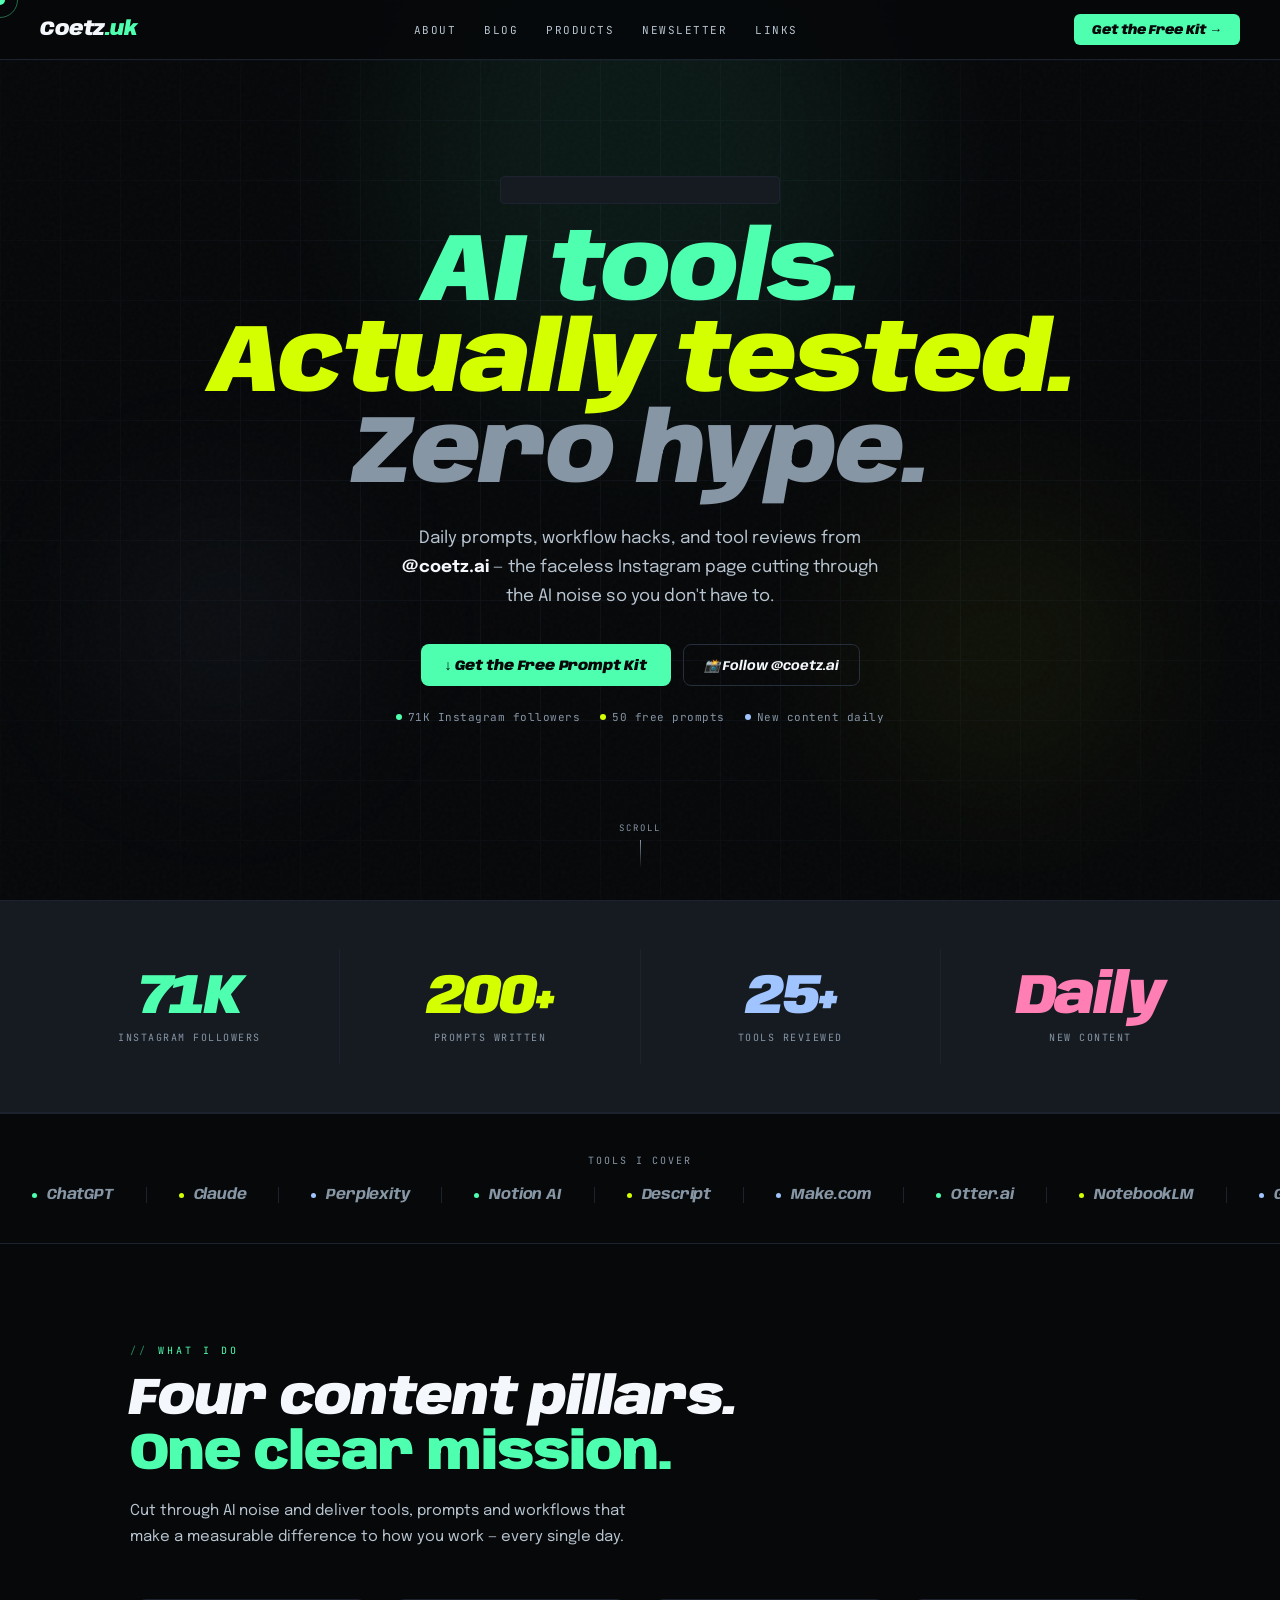
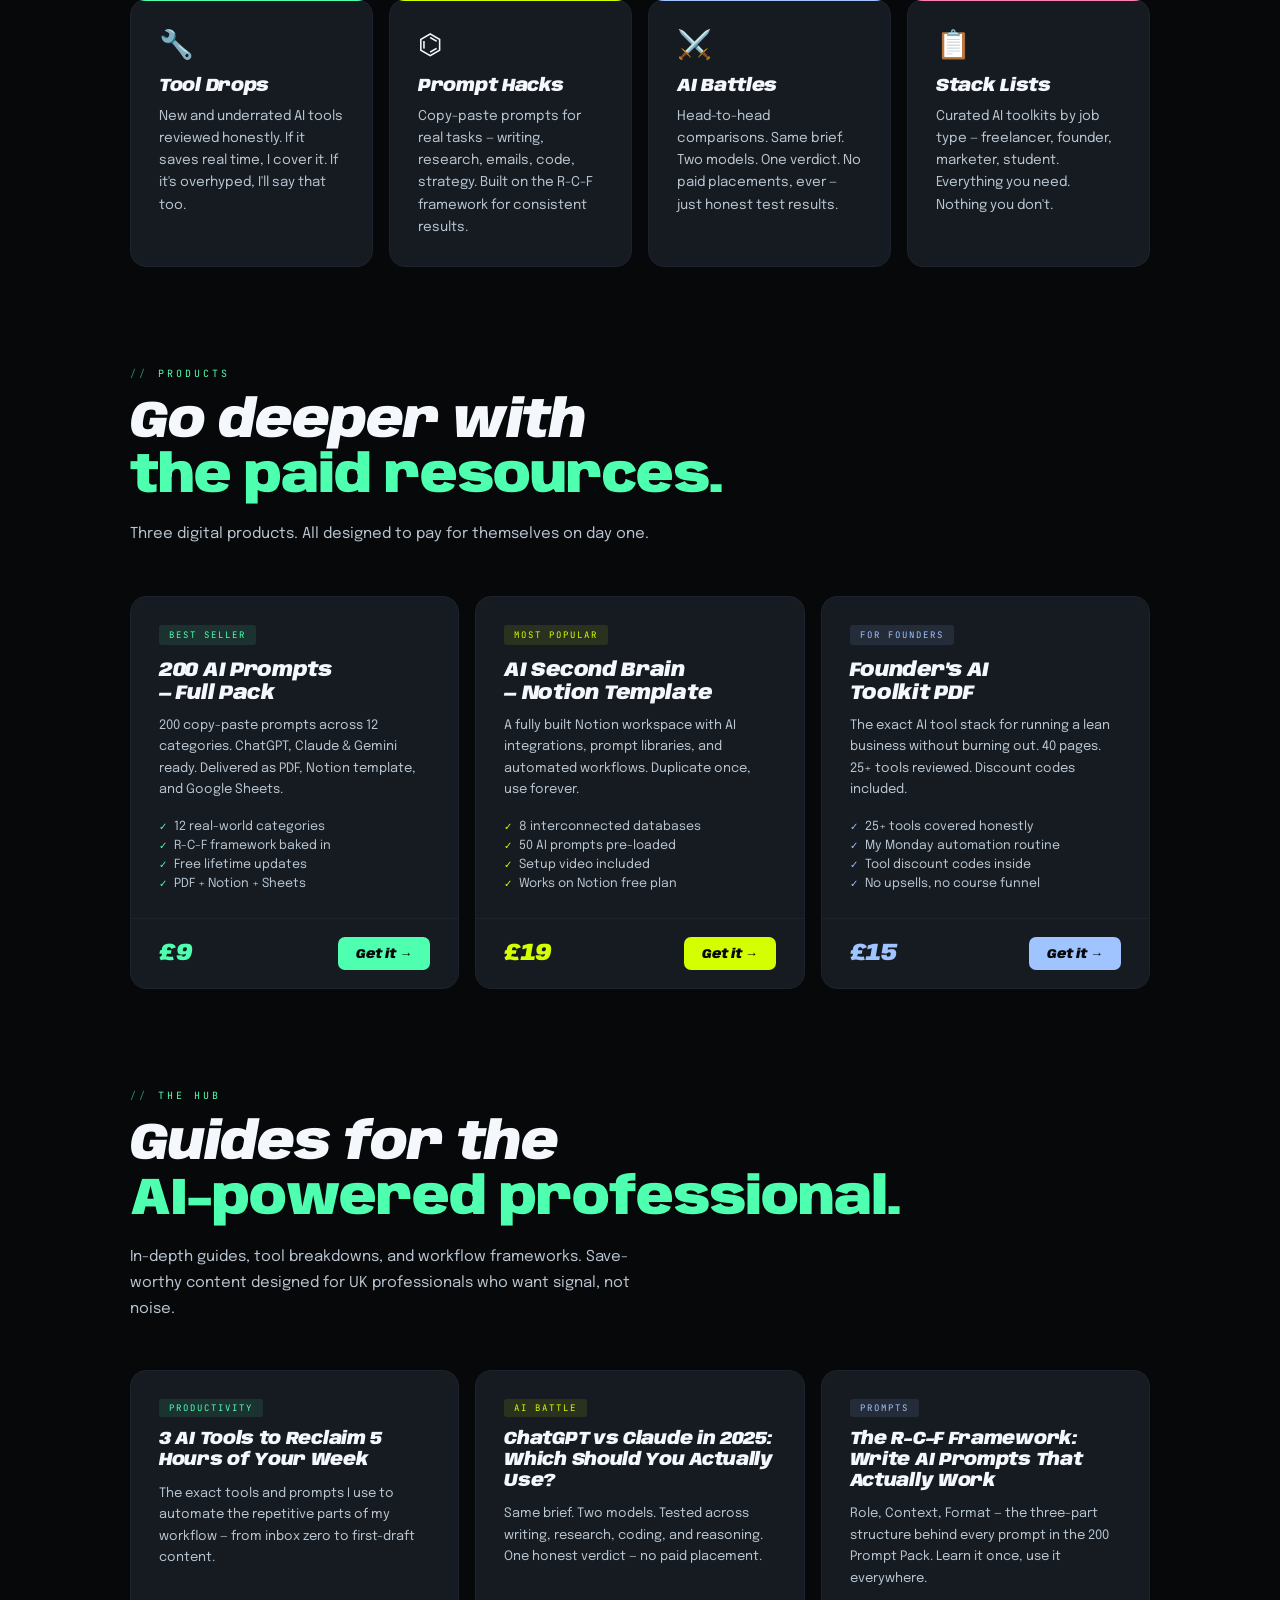
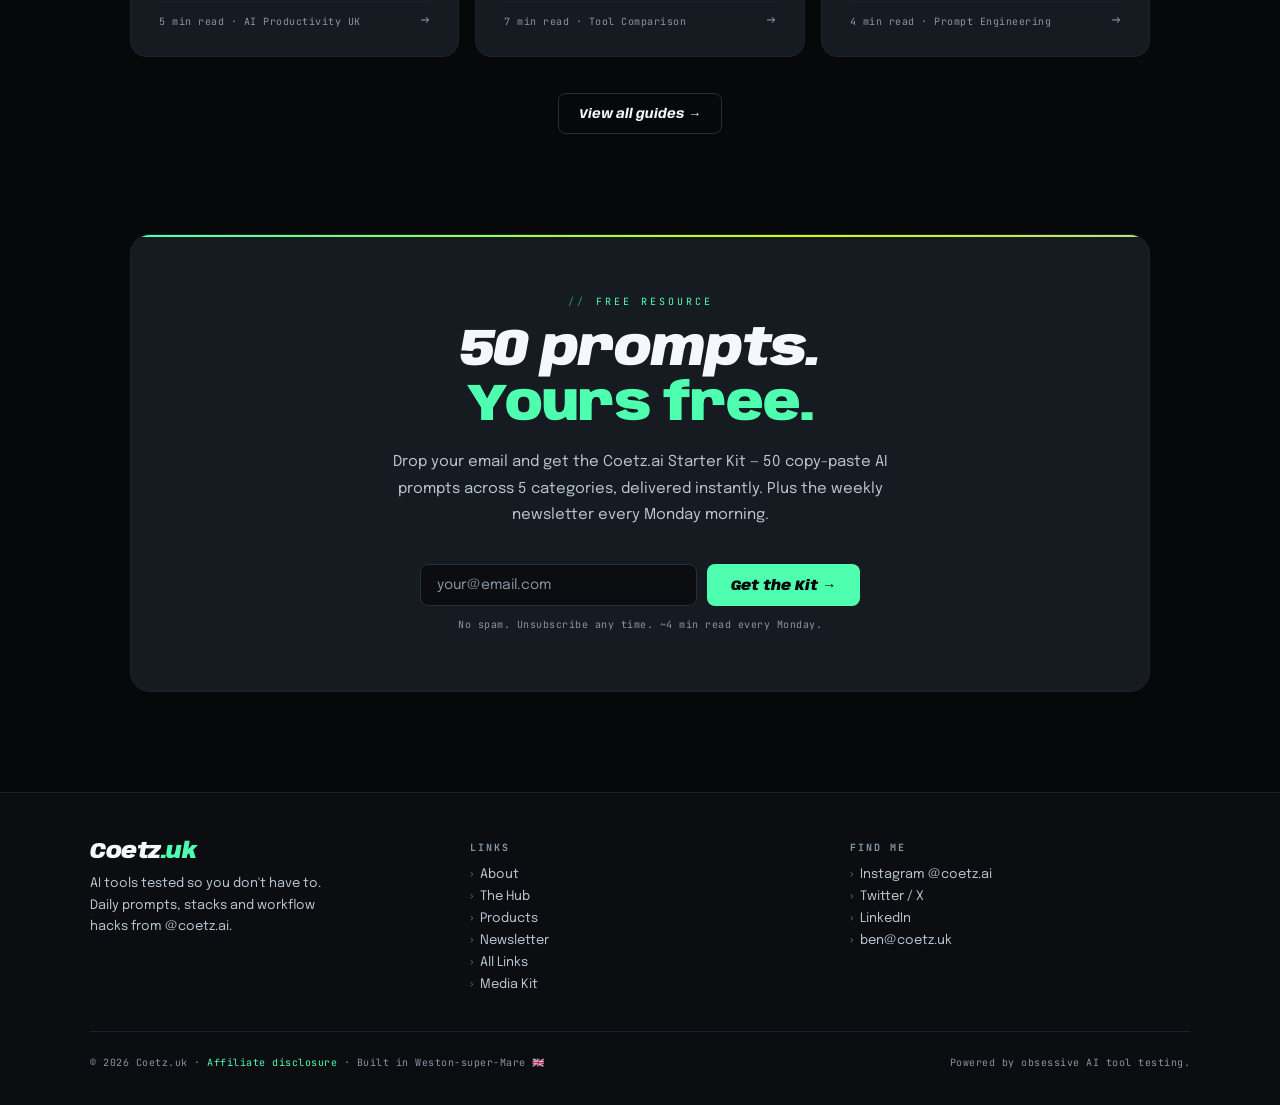
<file: index.html>
<!DOCTYPE html>
<html lang="en">
<head>
<meta charset="UTF-8">
<meta name="viewport" content="width=device-width, initial-scale=1.0">
<title>Coetz.uk — AI Tools & Productivity for UK Professionals</title>
<meta name="description" content="AI tools tested so you don't have to. Daily prompts, workflow hacks, and honest tool reviews from @coetz.ai — the UK's go-to source for AI productivity.">
<link rel="canonical" href="https://coetz.uk/">

<!-- Open Graph -->
<meta property="og:type" content="website">
<meta property="og:url" content="https://coetz.uk/">
<meta property="og:title" content="Coetz.uk — AI Tools & Productivity for UK Professionals">
<meta property="og:description" content="AI tools tested so you don't have to. Daily prompts, workflow hacks, and honest tool reviews from @coetz.ai — 71K followers and counting.">
<meta property="og:image" content="https://coetz.uk/media/og-card.png">
<meta property="og:site_name" content="Coetz.uk">
<meta property="og:locale" content="en_GB">

<!-- Twitter Card -->
<meta name="twitter:card" content="summary_large_image">
<meta name="twitter:site" content="@coetz_ai">
<meta name="twitter:title" content="Coetz.uk — AI Tools & Productivity for UK Professionals">
<meta name="twitter:description" content="AI tools tested so you don't have to. Prompts, stacks and workflow hacks from @coetz.ai.">
<meta name="twitter:image" content="https://coetz.uk/media/og-card.png">

<!-- Additional SEO -->
<meta name="robots" content="index, follow">
<meta name="author" content="Coetz.uk">
<meta name="keywords" content="AI tools UK, AI productivity, AI prompts, ChatGPT tips, Claude AI, AI workflow, digital transformation UK, AI for professionals">

<!-- JSON-LD Schema: Person + WebSite -->
<script type="application/ld+json">
{
  "@context": "https://schema.org",
  "@graph": [
    {
      "@type": "Person",
      "@id": "https://coetz.uk/#person",
      "name": "Coetz",
      "url": "https://coetz.uk",
      "sameAs": [
        "https://instagram.com/coetz.ai",
        "https://coetz.uk"
      ],
      "knowsAbout": ["Artificial Intelligence", "AI Productivity", "AI Tools", "Prompt Engineering", "Workflow Automation"],
      "address": {
        "@type": "PostalAddress",
        "addressLocality": "Weston-super-Mare",
        "addressCountry": "GB"
      }
    },
    {
      "@type": "WebSite",
      "@id": "https://coetz.uk/#website",
      "url": "https://coetz.uk",
      "name": "Coetz.uk",
      "description": "AI tools tested so you don't have to. Daily prompts, workflow hacks and tool reviews.",
      "publisher": { "@id": "https://coetz.uk/#person" },
      "potentialAction": {
        "@type": "SearchAction",
        "target": "https://coetz.uk/blog/?q={search_term_string}",
        "query-input": "required name=search_term_string"
      }
    }
  ]
}
</script>

<link rel="preconnect" href="https://fonts.googleapis.com">
<link rel="preconnect" href="https://fonts.gstatic.com" crossorigin>
<link href="https://fonts.googleapis.com/css2?family=Anybody:ital,wght@0,400;0,700;0,900;1,400;1,700;1,900&family=JetBrains+Mono:ital,wght@0,300;0,400;0,500;1,300&family=Epilogue:wght@300;400;500;600&display=swap" rel="stylesheet">
<link rel="stylesheet" href="/assets/css/style.css">
<style>
/* ── CUSTOM CURSOR ── */
.cursor {
  position: fixed;
  width: 10px; height: 10px;
  background: var(--sig);
  border-radius: 50%;
  pointer-events: none;
  z-index: 9999;
  transform: translate(-50%,-50%);
  transition: transform .1s, width .2s, height .2s, opacity .2s;
  mix-blend-mode: screen;
}
.cursor-ring {
  position: fixed;
  width: 36px; height: 36px;
  border: 1px solid rgba(79,255,176,.4);
  border-radius: 50%;
  pointer-events: none;
  z-index: 9998;
  transform: translate(-50%,-50%);
  transition: transform .12s ease, width .25s, height .25s;
}
body:has(a:hover) .cursor, body:has(button:hover) .cursor { width:18px; height:18px; }

/* ── NOISE OVERLAY ── */
body::after {
  content:'';
  position:fixed; inset:0;
  background-image: url("data:image/svg+xml,%3Csvg viewBox='0 0 256 256' xmlns='http://www.w3.org/2000/svg'%3E%3Cfilter id='n'%3E%3CfeTurbulence type='fractalNoise' baseFrequency='0.9' numOctaves='4' stitchTiles='stitch'/%3E%3C/filter%3E%3Crect width='100%25' height='100%25' filter='url(%23n)' opacity='1'/%3E%3C/svg%3E");
  opacity: .025;
  pointer-events: none;
  z-index: 0;
}

/* ── HERO ── */
.hero {
  min-height: 100vh;
  display: flex;
  flex-direction: column;
  align-items: center;
  justify-content: center;
  text-align: center;
  padding: 100px 24px 60px;
  position: relative;
  overflow: hidden;
}

/* Animated grid background */
.hero-grid {
  position: absolute;
  inset: 0;
  background-image:
    linear-gradient(var(--lift) 1px, transparent 1px),
    linear-gradient(90deg, var(--lift) 1px, transparent 1px);
  background-size: 60px 60px;
  opacity: .35;
  mask-image: radial-gradient(ellipse 80% 80% at 50% 50%, black 30%, transparent 100%);
}

/* Glow blobs */
.blob {
  position: absolute;
  border-radius: 50%;
  filter: blur(80px);
  pointer-events: none;
}
.blob-1 {
  width: 500px; height: 500px;
  background: rgba(79,255,176,.07);
  top: -100px; left: 50%;
  transform: translateX(-50%);
  animation: drift1 12s ease-in-out infinite alternate;
}
.blob-2 {
  width: 300px; height: 300px;
  background: rgba(212,255,0,.05);
  bottom: 100px; right: 10%;
  animation: drift2 9s ease-in-out infinite alternate;
}
.blob-3 {
  width: 250px; height: 250px;
  background: rgba(160,196,255,.05);
  bottom: 150px; left: 8%;
  animation: drift2 11s ease-in-out infinite alternate-reverse;
}

@keyframes drift1 {
  from { transform: translateX(-55%) translateY(0); }
  to   { transform: translateX(-45%) translateY(40px); }
}
@keyframes drift2 {
  from { transform: translateY(0); }
  to   { transform: translateY(-30px); }
}

.hero-content {
  position: relative;
  z-index: 2;
  display: flex;
  flex-direction: column;
  align-items: center;
  gap: 24px;
}

/* Scrolling ticker above headline */
.ticker-wrap {
  overflow: hidden;
  width: 280px;
  height: 28px;
  background: var(--panel);
  border: 1px solid var(--lift);
  border-radius: 4px;
  display: flex;
  align-items: center;
}

.ticker {
  display: flex;
  gap: 40px;
  animation: ticker 18s linear infinite;
  white-space: nowrap;
  padding-left: 100%;
}

@keyframes ticker {
  from { transform: translateX(0); }
  to   { transform: translateX(-100%); }
}

.ticker span {
  font-family: 'JetBrains Mono', monospace;
  font-size: 10px;
  letter-spacing: 1.5px;
  text-transform: uppercase;
  color: var(--t3);
  display: flex;
  align-items: center;
  gap: 10px;
}
.ticker span::before {
  content: '⌬';
  color: var(--sig);
  font-size: 8px;
}

/* Main headline */
.hero-hl {
  font-family: 'Anybody', sans-serif;
  font-size: clamp(44px, 9vw, 96px);
  font-weight: 900;
  font-style: italic;
  line-height: .95;
  letter-spacing: -2px;
  max-width: 900px;
}

.hero-hl .line-sig  { color: var(--sig);  display: block; }
.hero-hl .line-volt { color: var(--volt); display: block; }
.hero-hl .line-dim  { color: var(--t3);   display: block; }

.hero-sub {
  font-size: clamp(14px, 2vw, 17px);
  color: var(--t2);
  max-width: 500px;
  line-height: 1.7;
}

.hero-sub strong { color: var(--t1); }

/* CTA cluster */
.cta-cluster {
  display: flex;
  gap: 12px;
  flex-wrap: wrap;
  justify-content: center;
  margin-top: 8px;
}

/* Social proof row */
.proof-row {
  display: flex;
  align-items: center;
  gap: 20px;
  flex-wrap: wrap;
  justify-content: center;
}

.proof-item {
  display: flex;
  align-items: center;
  gap: 6px;
  font-family: 'JetBrains Mono', monospace;
  font-size: 11px;
  color: var(--t3);
  letter-spacing: 0.5px;
}
.proof-dot {
  width: 6px; height: 6px;
  border-radius: 50%;
  background: var(--sig);
  animation: pulse 2s ease-in-out infinite;
}
@keyframes pulse {
  0%,100% { opacity:1; }
  50%      { opacity:.3; }
}

/* Scroll indicator */
.scroll-hint {
  position: absolute;
  bottom: 32px; left: 50%;
  transform: translateX(-50%);
  display: flex;
  flex-direction: column;
  align-items: center;
  gap: 6px;
  z-index: 2;
  animation: bob 2.5s ease-in-out infinite;
}
@keyframes bob {
  0%,100% { transform: translateX(-50%) translateY(0); }
  50%      { transform: translateX(-50%) translateY(8px); }
}
.scroll-hint span {
  font-family: 'JetBrains Mono', monospace;
  font-size: 9px;
  color: var(--t3);
  letter-spacing: 2px;
  text-transform: uppercase;
}
.scroll-arrow {
  width: 1px; height: 28px;
  background: linear-gradient(var(--t3), transparent);
}

/* ── WHAT I DO GRID ── */
.pillars-grid {
  display: grid;
  grid-template-columns: repeat(auto-fit, minmax(240px, 1fr));
  gap: 16px;
}

.pillar-card {
  background: var(--panel);
  border: 1px solid var(--lift);
  border-radius: 16px;
  padding: 28px;
  position: relative;
  overflow: hidden;
  transition: border-color .25s, transform .25s;
}
.pillar-card:hover { border-color: var(--rimhi); transform: translateY(-3px); }

.pillar-card::before {
  content: '';
  position: absolute;
  top: 0; left: 0; right: 0;
  height: 1.5px;
}
.pillar-card:nth-child(1)::before { background: var(--sig); }
.pillar-card:nth-child(2)::before { background: var(--volt); }
.pillar-card:nth-child(3)::before { background: var(--ice); }
.pillar-card:nth-child(4)::before { background: var(--coral); }

.pillar-icon {
  font-size: 28px;
  margin-bottom: 16px;
  display: block;
}
.pillar-title {
  font-family: 'Anybody', sans-serif;
  font-size: 18px;
  font-weight: 900;
  font-style: italic;
  margin-bottom: 10px;
  letter-spacing: -0.3px;
}
.pillar-body {
  font-size: 13.5px;
  color: var(--t2);
  line-height: 1.65;
}

/* ── NUMBERS BAR ── */
.numbers-bar {
  background: var(--panel);
  border-top: 1px solid var(--lift);
  border-bottom: 1px solid var(--lift);
  padding: 48px 40px;
  display: flex;
  justify-content: center;
  gap: 0;
  flex-wrap: wrap;
  position: relative;
  z-index: 1;
}

.num-item {
  flex: 1;
  min-width: 160px;
  text-align: center;
  padding: 20px;
  border-right: 1px solid var(--lift);
}
.num-item:last-child { border-right: none; }

.num-val {
  font-family: 'Anybody', sans-serif;
  font-size: clamp(36px,5vw,56px);
  font-weight: 900;
  font-style: italic;
  letter-spacing: -2px;
  line-height: 1;
  margin-bottom: 6px;
  display: block;
}
.num-item:nth-child(1) .num-val { color: var(--sig); }
.num-item:nth-child(2) .num-val { color: var(--volt); }
.num-item:nth-child(3) .num-val { color: var(--ice); }
.num-item:nth-child(4) .num-val { color: var(--coral); }

.num-lbl {
  font-family: 'JetBrains Mono', monospace;
  font-size: 10px;
  color: var(--t3);
  letter-spacing: 1.5px;
  text-transform: uppercase;
  display: block;
}

/* ── PRODUCTS ── */
.products-grid {
  display: grid;
  grid-template-columns: repeat(auto-fit, minmax(280px, 1fr));
  gap: 16px;
}

.prod-card {
  background: var(--panel);
  border: 1px solid var(--lift);
  border-radius: 16px;
  overflow: hidden;
  transition: border-color .25s, transform .25s;
  display: flex;
  flex-direction: column;
}
.prod-card:hover { transform: translateY(-3px); }
.prod-card:nth-child(1):hover { border-color: rgba(79,255,176,.4); }
.prod-card:nth-child(2):hover { border-color: rgba(212,255,0,.4); }
.prod-card:nth-child(3):hover { border-color: rgba(160,196,255,.4); }

.prod-card-top {
  padding: 28px;
  flex: 1;
}

.prod-tag {
  font-family: 'JetBrains Mono', monospace;
  font-size: 9px;
  letter-spacing: 2px;
  text-transform: uppercase;
  padding: 4px 10px;
  border-radius: 3px;
  display: inline-block;
  margin-bottom: 14px;
}
.prod-card:nth-child(1) .prod-tag { background: rgba(79,255,176,.1); color: var(--sig); }
.prod-card:nth-child(2) .prod-tag { background: rgba(212,255,0,.1); color: var(--volt); }
.prod-card:nth-child(3) .prod-tag { background: rgba(160,196,255,.1); color: var(--ice); }

.prod-card-title {
  font-family: 'Anybody', sans-serif;
  font-size: 20px;
  font-weight: 900;
  font-style: italic;
  margin-bottom: 10px;
  line-height: 1.15;
  letter-spacing: -0.3px;
}
.prod-card-body {
  font-size: 13px;
  color: var(--t2);
  line-height: 1.65;
  margin-bottom: 20px;
}
.prod-card-items {
  list-style: none;
  display: flex;
  flex-direction: column;
  gap: 6px;
}
.prod-card-items li {
  font-size: 12.5px;
  color: var(--t2);
  display: flex;
  align-items: center;
  gap: 7px;
}
.prod-card-items li::before {
  content: '✓';
  font-size: 10px;
  flex-shrink: 0;
}
.prod-card:nth-child(1) .prod-card-items li::before { color: var(--sig); }
.prod-card:nth-child(2) .prod-card-items li::before { color: var(--volt); }
.prod-card:nth-child(3) .prod-card-items li::before { color: var(--ice); }

.prod-card-foot {
  border-top: 1px solid var(--lift);
  padding: 18px 28px;
  display: flex;
  align-items: center;
  justify-content: space-between;
}
.prod-price {
  font-family: 'Anybody', sans-serif;
  font-size: 24px;
  font-weight: 900;
  font-style: italic;
  letter-spacing: -0.5px;
}
.prod-card:nth-child(1) .prod-price { color: var(--sig); }
.prod-card:nth-child(2) .prod-price { color: var(--volt); }
.prod-card:nth-child(3) .prod-price { color: var(--ice); }

.prod-buy {
  font-family: 'Anybody', sans-serif;
  font-size: 13px;
  font-weight: 900;
  font-style: italic;
  padding: 9px 18px;
  border-radius: 7px;
  border: none;
  cursor: pointer;
  text-decoration: none;
  transition: opacity .2s;
}
.prod-buy:hover { opacity: .85; }
.prod-card:nth-child(1) .prod-buy { background: var(--sig); color: var(--ink); }
.prod-card:nth-child(2) .prod-buy { background: var(--volt); color: var(--ink); }
.prod-card:nth-child(3) .prod-buy { background: var(--ice); color: var(--ink); }

/* ── TOOLS MARQUEE ── */
.marquee-section {
  padding: 40px 0;
  border-top: 1px solid var(--lift);
  border-bottom: 1px solid var(--lift);
  overflow: hidden;
  position: relative;
  z-index: 1;
}

.marquee-label {
  text-align: center;
  font-family: 'JetBrains Mono', monospace;
  font-size: 10px;
  letter-spacing: 2px;
  text-transform: uppercase;
  color: var(--t3);
  margin-bottom: 20px;
}

.marquee-track {
  display: flex;
  gap: 0;
  animation: marquee 30s linear infinite;
}

@keyframes marquee {
  from { transform: translateX(0); }
  to   { transform: translateX(-50%); }
}

.marquee-item {
  display: flex;
  align-items: center;
  gap: 10px;
  padding: 0 32px;
  border-right: 1px solid var(--lift);
  white-space: nowrap;
  flex-shrink: 0;
}

.marquee-item span {
  font-family: 'Anybody', sans-serif;
  font-size: 15px;
  font-weight: 700;
  font-style: italic;
  color: var(--t3);
  letter-spacing: -0.2px;
  transition: color .2s;
}
.marquee-item:hover span { color: var(--t1); }

.marquee-dot {
  width: 5px; height: 5px;
  border-radius: 50%;
  flex-shrink: 0;
}

.hero-content > * { animation: fadeUp .7s ease both; }
.hero-content > *:nth-child(1) { animation-delay: .0s; }
.hero-content > *:nth-child(2) { animation-delay: .1s; }
.hero-content > *:nth-child(3) { animation-delay: .2s; }
.hero-content > *:nth-child(4) { animation-delay: .3s; }
.hero-content > *:nth-child(5) { animation-delay: .4s; }
.hero-content > *:nth-child(6) { animation-delay: .5s; }

@media (max-width:600px) {
  .numbers-bar { padding: 32px 20px; }
  .newsletter-block { padding: 40px 24px; }
}

/* ── BLOG TEASER ── */
.blog-grid {
  display: grid;
  grid-template-columns: repeat(auto-fit, minmax(280px, 1fr));
  gap: 16px;
}

.blog-card {
  background: var(--panel);
  border: 1px solid var(--lift);
  border-radius: 16px;
  padding: 28px;
  text-decoration: none;
  color: inherit;
  display: flex;
  flex-direction: column;
  gap: 12px;
  transition: border-color .25s, transform .25s;
  position: relative;
  overflow: hidden;
}
.blog-card:hover { border-color: var(--rimhi); transform: translateY(-3px); }

.blog-card-tag {
  font-family: 'JetBrains Mono', monospace;
  font-size: 9px;
  letter-spacing: 2px;
  text-transform: uppercase;
  padding: 3px 10px;
  border-radius: 3px;
  display: inline-block;
  align-self: flex-start;
}
.blog-card:nth-child(1) .blog-card-tag { background: rgba(79,255,176,.1); color: var(--sig); }
.blog-card:nth-child(2) .blog-card-tag { background: rgba(212,255,0,.1); color: var(--volt); }
.blog-card:nth-child(3) .blog-card-tag { background: rgba(160,196,255,.1); color: var(--ice); }

.blog-card-title {
  font-family: 'Anybody', sans-serif;
  font-size: 18px;
  font-weight: 900;
  font-style: italic;
  line-height: 1.15;
  letter-spacing: -0.3px;
}

.blog-card-body {
  font-size: 13px;
  color: var(--t2);
  line-height: 1.65;
  flex: 1;
}

.blog-card-foot {
  display: flex;
  align-items: center;
  justify-content: space-between;
  padding-top: 12px;
  border-top: 1px solid var(--lift);
  margin-top: auto;
}

.blog-card-meta {
  font-family: 'JetBrains Mono', monospace;
  font-size: 10px;
  color: var(--t3);
  letter-spacing: 0.5px;
}

.blog-card-arrow {
  font-size: 14px;
  color: var(--t3);
  transition: color .2s, transform .2s;
}
.blog-card:hover .blog-card-arrow { color: var(--sig); transform: translateX(3px); }

.blog-cta-row {
  text-align: center;
  margin-top: 36px;
}
</style>
</head>
<body>

<!-- Cursor -->
<div class="cursor" id="cursor"></div>
<div class="cursor-ring" id="cursorRing"></div>

<!-- Nav -->
<nav>
  <a href="#" class="nav-brand">Coetz<span class="tld">.uk</span></a>
  <ul class="nav-links">
    <li><a href="#about">About</a></li>
    <li><a href="blog/">Blog</a></li>
    <li><a href="#products">Products</a></li>
    <li><a href="#newsletter">Newsletter</a></li>
    <li><a href="links/">Links</a></li>
  </ul>
  <a href="#newsletter" class="nav-cta">Get the Free Kit →</a>
</nav>

<!-- Hero -->
<section class="hero" style="padding:0; max-width:100%; margin:0;">
  <div class="hero-grid"></div>
  <div class="blob blob-1"></div>
  <div class="blob blob-2"></div>
  <div class="blob blob-3"></div>

  <div class="hero-content">
    <div class="ticker-wrap">
      <div class="ticker">
        <span>AI Tools</span>
        <span>Prompt Hacks</span>
        <span>Workflow Automation</span>
        <span>No Fluff</span>
        <span>Daily Content</span>
        <span>Tested. Not Curated.</span>
        <span>AI Tools</span>
        <span>Prompt Hacks</span>
        <span>Workflow Automation</span>
        <span>No Fluff</span>
        <span>Daily Content</span>
        <span>Tested. Not Curated.</span>
      </div>
    </div>

    <h1 class="hero-hl">
      <span class="line-sig">AI tools.</span>
      <span class="line-volt">Actually tested.</span>
      <span class="line-dim">Zero hype.</span>
    </h1>

    <p class="hero-sub">
      Daily prompts, workflow hacks, and tool reviews from <strong>@coetz.ai</strong> — the faceless Instagram page cutting through the AI noise so you don't have to.
    </p>

    <div class="cta-cluster">
      <a href="#newsletter" class="btn-primary">↓ Get the Free Prompt Kit</a>
      <a href="https://instagram.com/coetz.ai" class="btn-ghost">📸 Follow @coetz.ai</a>
    </div>

    <div class="proof-row">
      <div class="proof-item">
        <div class="proof-dot"></div>
        71K Instagram followers
      </div>
      <div class="proof-item">
        <div class="proof-dot" style="background:var(--volt);"></div>
        50 free prompts
      </div>
      <div class="proof-item">
        <div class="proof-dot" style="background:var(--ice);"></div>
        New content daily
      </div>
    </div>
  </div>

  <div class="scroll-hint">
    <span>Scroll</span>
    <div class="scroll-arrow"></div>
  </div>
</section>

<!-- Numbers bar -->
<div class="numbers-bar">
  <div class="num-item">
    <span class="num-val">71K</span>
    <span class="num-lbl">Instagram Followers</span>
  </div>
  <div class="num-item">
    <span class="num-val">200+</span>
    <span class="num-lbl">Prompts Written</span>
  </div>
  <div class="num-item">
    <span class="num-val">25+</span>
    <span class="num-lbl">Tools Reviewed</span>
  </div>
  <div class="num-item">
    <span class="num-val">Daily</span>
    <span class="num-lbl">New Content</span>
  </div>
</div>

<!-- Tools marquee -->
<div class="marquee-section">
  <div class="marquee-label">Tools I cover</div>
  <div class="marquee-track">
    <!-- First set -->
    <div class="marquee-item"><div class="marquee-dot" style="background:var(--sig);"></div><span>ChatGPT</span></div>
    <div class="marquee-item"><div class="marquee-dot" style="background:var(--volt);"></div><span>Claude</span></div>
    <div class="marquee-item"><div class="marquee-dot" style="background:var(--ice);"></div><span>Perplexity</span></div>
    <div class="marquee-item"><div class="marquee-dot" style="background:var(--sig);"></div><span>Notion AI</span></div>
    <div class="marquee-item"><div class="marquee-dot" style="background:var(--volt);"></div><span>Descript</span></div>
    <div class="marquee-item"><div class="marquee-dot" style="background:var(--ice);"></div><span>Make.com</span></div>
    <div class="marquee-item"><div class="marquee-dot" style="background:var(--sig);"></div><span>Otter.ai</span></div>
    <div class="marquee-item"><div class="marquee-dot" style="background:var(--volt);"></div><span>NotebookLM</span></div>
    <div class="marquee-item"><div class="marquee-dot" style="background:var(--ice);"></div><span>Gemini</span></div>
    <div class="marquee-item"><div class="marquee-dot" style="background:var(--sig);"></div><span>Midjourney</span></div>
    <div class="marquee-item"><div class="marquee-dot" style="background:var(--volt);"></div><span>Runway</span></div>
    <div class="marquee-item"><div class="marquee-dot" style="background:var(--ice);"></div><span>ElevenLabs</span></div>
    <!-- Duplicate for seamless loop -->
    <div class="marquee-item"><div class="marquee-dot" style="background:var(--sig);"></div><span>ChatGPT</span></div>
    <div class="marquee-item"><div class="marquee-dot" style="background:var(--volt);"></div><span>Claude</span></div>
    <div class="marquee-item"><div class="marquee-dot" style="background:var(--ice);"></div><span>Perplexity</span></div>
    <div class="marquee-item"><div class="marquee-dot" style="background:var(--sig);"></div><span>Notion AI</span></div>
    <div class="marquee-item"><div class="marquee-dot" style="background:var(--volt);"></div><span>Descript</span></div>
    <div class="marquee-item"><div class="marquee-dot" style="background:var(--ice);"></div><span>Make.com</span></div>
    <div class="marquee-item"><div class="marquee-dot" style="background:var(--sig);"></div><span>Otter.ai</span></div>
    <div class="marquee-item"><div class="marquee-dot" style="background:var(--volt);"></div><span>NotebookLM</span></div>
    <div class="marquee-item"><div class="marquee-dot" style="background:var(--ice);"></div><span>Gemini</span></div>
    <div class="marquee-item"><div class="marquee-dot" style="background:var(--sig);"></div><span>Midjourney</span></div>
    <div class="marquee-item"><div class="marquee-dot" style="background:var(--volt);"></div><span>Runway</span></div>
    <div class="marquee-item"><div class="marquee-dot" style="background:var(--ice);"></div><span>ElevenLabs</span></div>
  </div>
</div>

<!-- About / Pillars -->
<section id="about">
  <div class="section-eye">What I do</div>
  <h2 class="section-h">Four content pillars.<br><em>One clear mission.</em></h2>
  <p class="section-p">Cut through AI noise and deliver tools, prompts and workflows that make a measurable difference to how you work — every single day.</p>

  <div class="pillars-grid">
    <div class="pillar-card">
      <span class="pillar-icon">🔧</span>
      <div class="pillar-title">Tool Drops</div>
      <div class="pillar-body">New and underrated AI tools reviewed honestly. If it saves real time, I cover it. If it's overhyped, I'll say that too.</div>
    </div>
    <div class="pillar-card">
      <span class="pillar-icon">⌬</span>
      <div class="pillar-title">Prompt Hacks</div>
      <div class="pillar-body">Copy-paste prompts for real tasks — writing, research, emails, code, strategy. Built on the R-C-F framework for consistent results.</div>
    </div>
    <div class="pillar-card">
      <span class="pillar-icon">⚔️</span>
      <div class="pillar-title">AI Battles</div>
      <div class="pillar-body">Head-to-head comparisons. Same brief. Two models. One verdict. No paid placements, ever — just honest test results.</div>
    </div>
    <div class="pillar-card">
      <span class="pillar-icon">📋</span>
      <div class="pillar-title">Stack Lists</div>
      <div class="pillar-body">Curated AI toolkits by job type — freelancer, founder, marketer, student. Everything you need. Nothing you don't.</div>
    </div>
  </div>
</section>

<!-- Products -->
<section id="products" style="padding-top:0;">
  <div class="section-eye">Products</div>
  <h2 class="section-h">Go deeper with<br><em>the paid resources.</em></h2>
  <p class="section-p">Three digital products. All designed to pay for themselves on day one.</p>

  <div class="products-grid">
    <div class="prod-card">
      <div class="prod-card-top">
        <div class="prod-tag">Best Seller</div>
        <div class="prod-card-title">200 AI Prompts<br>— Full Pack</div>
        <div class="prod-card-body">200 copy-paste prompts across 12 categories. ChatGPT, Claude & Gemini ready. Delivered as PDF, Notion template, and Google Sheets.</div>
        <ul class="prod-card-items">
          <li>12 real-world categories</li>
          <li>R-C-F framework baked in</li>
          <li>Free lifetime updates</li>
          <li>PDF + Notion + Sheets</li>
        </ul>
      </div>
      <div class="prod-card-foot">
        <span class="prod-price">£9</span>
        <a href="#" class="prod-buy">Get it →</a>
      </div>
    </div>

    <div class="prod-card">
      <div class="prod-card-top">
        <div class="prod-tag">Most Popular</div>
        <div class="prod-card-title">AI Second Brain<br>— Notion Template</div>
        <div class="prod-card-body">A fully built Notion workspace with AI integrations, prompt libraries, and automated workflows. Duplicate once, use forever.</div>
        <ul class="prod-card-items">
          <li>8 interconnected databases</li>
          <li>50 AI prompts pre-loaded</li>
          <li>Setup video included</li>
          <li>Works on Notion free plan</li>
        </ul>
      </div>
      <div class="prod-card-foot">
        <span class="prod-price">£19</span>
        <a href="#" class="prod-buy">Get it →</a>
      </div>
    </div>

    <div class="prod-card">
      <div class="prod-card-top">
        <div class="prod-tag">For Founders</div>
        <div class="prod-card-title">Founder's AI<br>Toolkit PDF</div>
        <div class="prod-card-body">The exact AI tool stack for running a lean business without burning out. 40 pages. 25+ tools reviewed. Discount codes included.</div>
        <ul class="prod-card-items">
          <li>25+ tools covered honestly</li>
          <li>My Monday automation routine</li>
          <li>Tool discount codes inside</li>
          <li>No upsells, no course funnel</li>
        </ul>
      </div>
      <div class="prod-card-foot">
        <span class="prod-price">£15</span>
        <a href="#" class="prod-buy">Get it →</a>
      </div>
    </div>
  </div>
</section>

<!-- Blog Teaser -->
<section id="blog" style="padding-top:0;">
  <div class="section-eye">The Hub</div>
  <h2 class="section-h">Guides for the<br><em>AI-powered professional.</em></h2>
  <p class="section-p">In-depth guides, tool breakdowns, and workflow frameworks. Save-worthy content designed for UK professionals who want signal, not noise.</p>

  <div class="blog-grid">
    <a href="blog/ai-tools-reclaim-5-hours/" class="blog-card">
      <div class="blog-card-tag">Productivity</div>
      <div class="blog-card-title">3 AI Tools to Reclaim 5 Hours of Your Week</div>
      <div class="blog-card-body">The exact tools and prompts I use to automate the repetitive parts of my workflow — from inbox zero to first-draft content.</div>
      <div class="blog-card-foot">
        <span class="blog-card-meta">5 min read · AI Productivity UK</span>
        <span class="blog-card-arrow">→</span>
      </div>
    </a>

    <a href="blog/chatgpt-vs-claude/" class="blog-card">
      <div class="blog-card-tag">AI Battle</div>
      <div class="blog-card-title">ChatGPT vs Claude in 2025: Which Should You Actually Use?</div>
      <div class="blog-card-body">Same brief. Two models. Tested across writing, research, coding, and reasoning. One honest verdict — no paid placement.</div>
      <div class="blog-card-foot">
        <span class="blog-card-meta">7 min read · Tool Comparison</span>
        <span class="blog-card-arrow">→</span>
      </div>
    </a>

    <a href="blog/rcf-prompt-framework/" class="blog-card">
      <div class="blog-card-tag">Prompts</div>
      <div class="blog-card-title">The R-C-F Framework: Write AI Prompts That Actually Work</div>
      <div class="blog-card-body">Role, Context, Format — the three-part structure behind every prompt in the 200 Prompt Pack. Learn it once, use it everywhere.</div>
      <div class="blog-card-foot">
        <span class="blog-card-meta">4 min read · Prompt Engineering</span>
        <span class="blog-card-arrow">→</span>
      </div>
    </a>
  </div>

  <div class="blog-cta-row">
    <a href="blog/" class="btn-ghost">View all guides →</a>
  </div>
</section>

<!-- Newsletter -->
<section id="newsletter" style="padding-top:0; padding-bottom:100px;">
  <div class="newsletter-block">
    <div class="section-eye">Free Resource</div>
    <h2 class="section-h">50 prompts.<br><em>Yours free.</em></h2>
    <p class="section-p">Drop your email and get the Coetz.ai Starter Kit — 50 copy-paste AI prompts across 5 categories, delivered instantly. Plus the weekly newsletter every Monday morning.</p>

    <div class="email-form">
      <input class="email-input" type="email" placeholder="your@email.com">
      <button class="email-btn">Get the Kit →</button>
    </div>
    <div class="email-note">No spam. Unsubscribe any time. ~4 min read every Monday.</div>
  </div>
</section>

<!-- Footer -->
<footer>
  <div class="footer-inner">
    <div class="footer-brand">
      <div class="name">Coetz<span>.uk</span></div>
      <p>AI tools tested so you don't have to. Daily prompts, stacks and workflow hacks from @coetz.ai.</p>
    </div>
    <div class="footer-col">
      <h4>Links</h4>
      <ul>
        <li><a href="#about">About</a></li>
        <li><a href="blog/">The Hub</a></li>
        <li><a href="#products">Products</a></li>
        <li><a href="#newsletter">Newsletter</a></li>
        <li><a href="links/">All Links</a></li>
        <li><a href="media-kit/">Media Kit</a></li>
      </ul>
    </div>
    <div class="footer-col">
      <h4>Find me</h4>
      <ul>
        <li><a href="https://instagram.com/coetz.ai">Instagram @coetz.ai</a></li>
        <li><a href="#">Twitter / X</a></li>
        <li><a href="#">LinkedIn</a></li>
        <li><a href="mailto:ben@coetz.uk">ben@coetz.uk</a></li>
      </ul>
    </div>
  </div>
  <div class="footer-bottom">
    <p>© <span class="current-year"></span> Coetz.uk · <a href="#">Affiliate disclosure</a> · Built in Weston-super-Mare 🇬🇧</p>
    <p>Powered by obsessive AI tool testing.</p>
  </div>
</footer>

<script>
  document.querySelectorAll('.current-year').forEach(year => {
    year.textContent = new Date().getFullYear();
  });

  // Custom cursor
  const cursor = document.getElementById('cursor');
  const ring = document.getElementById('cursorRing');
  let mx=0, my=0, rx=0, ry=0;
  document.addEventListener('mousemove', e => { mx=e.clientX; my=e.clientY; });
  (function loop() {
    rx += (mx-rx)*.15; ry += (my-ry)*.15;
    cursor.style.left = mx+'px'; cursor.style.top = my+'px';
    ring.style.left = rx+'px'; ring.style.top = ry+'px';
    requestAnimationFrame(loop);
  })();
</script>
</body>
</html>
</file>
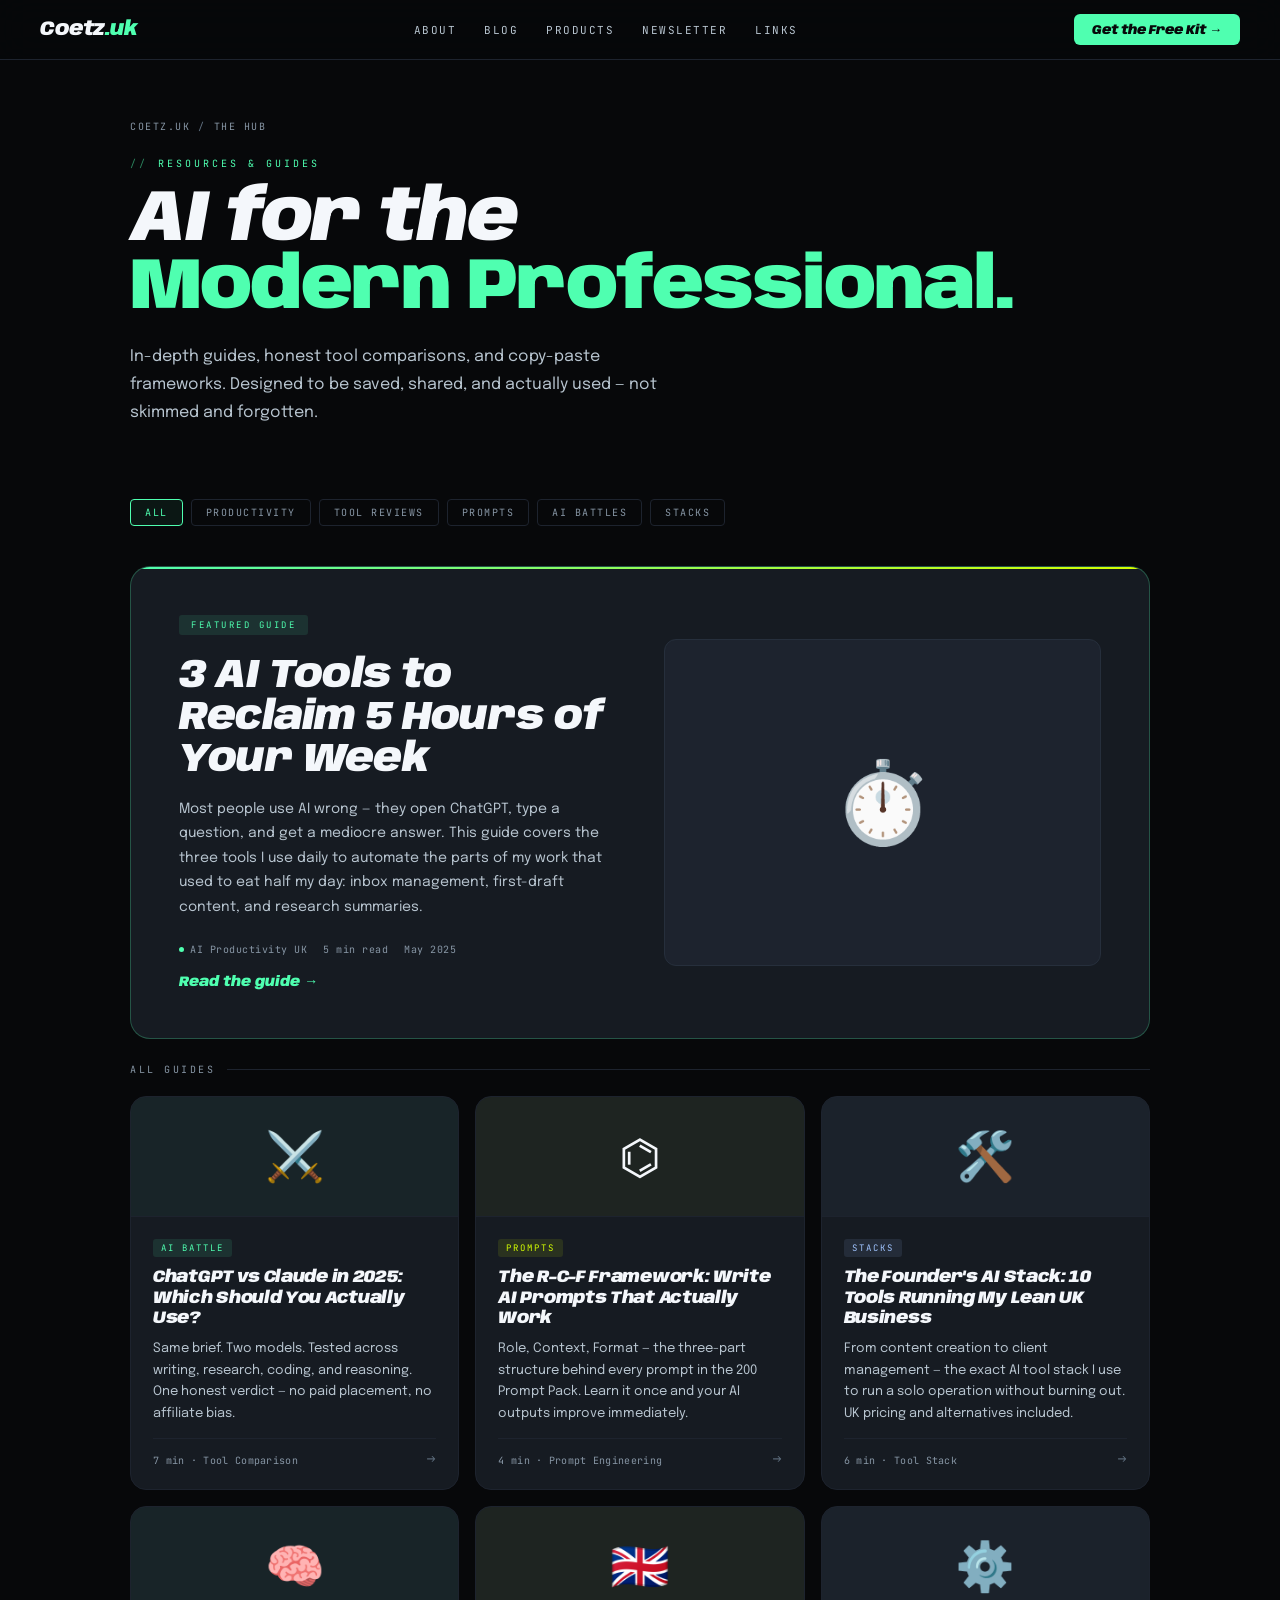
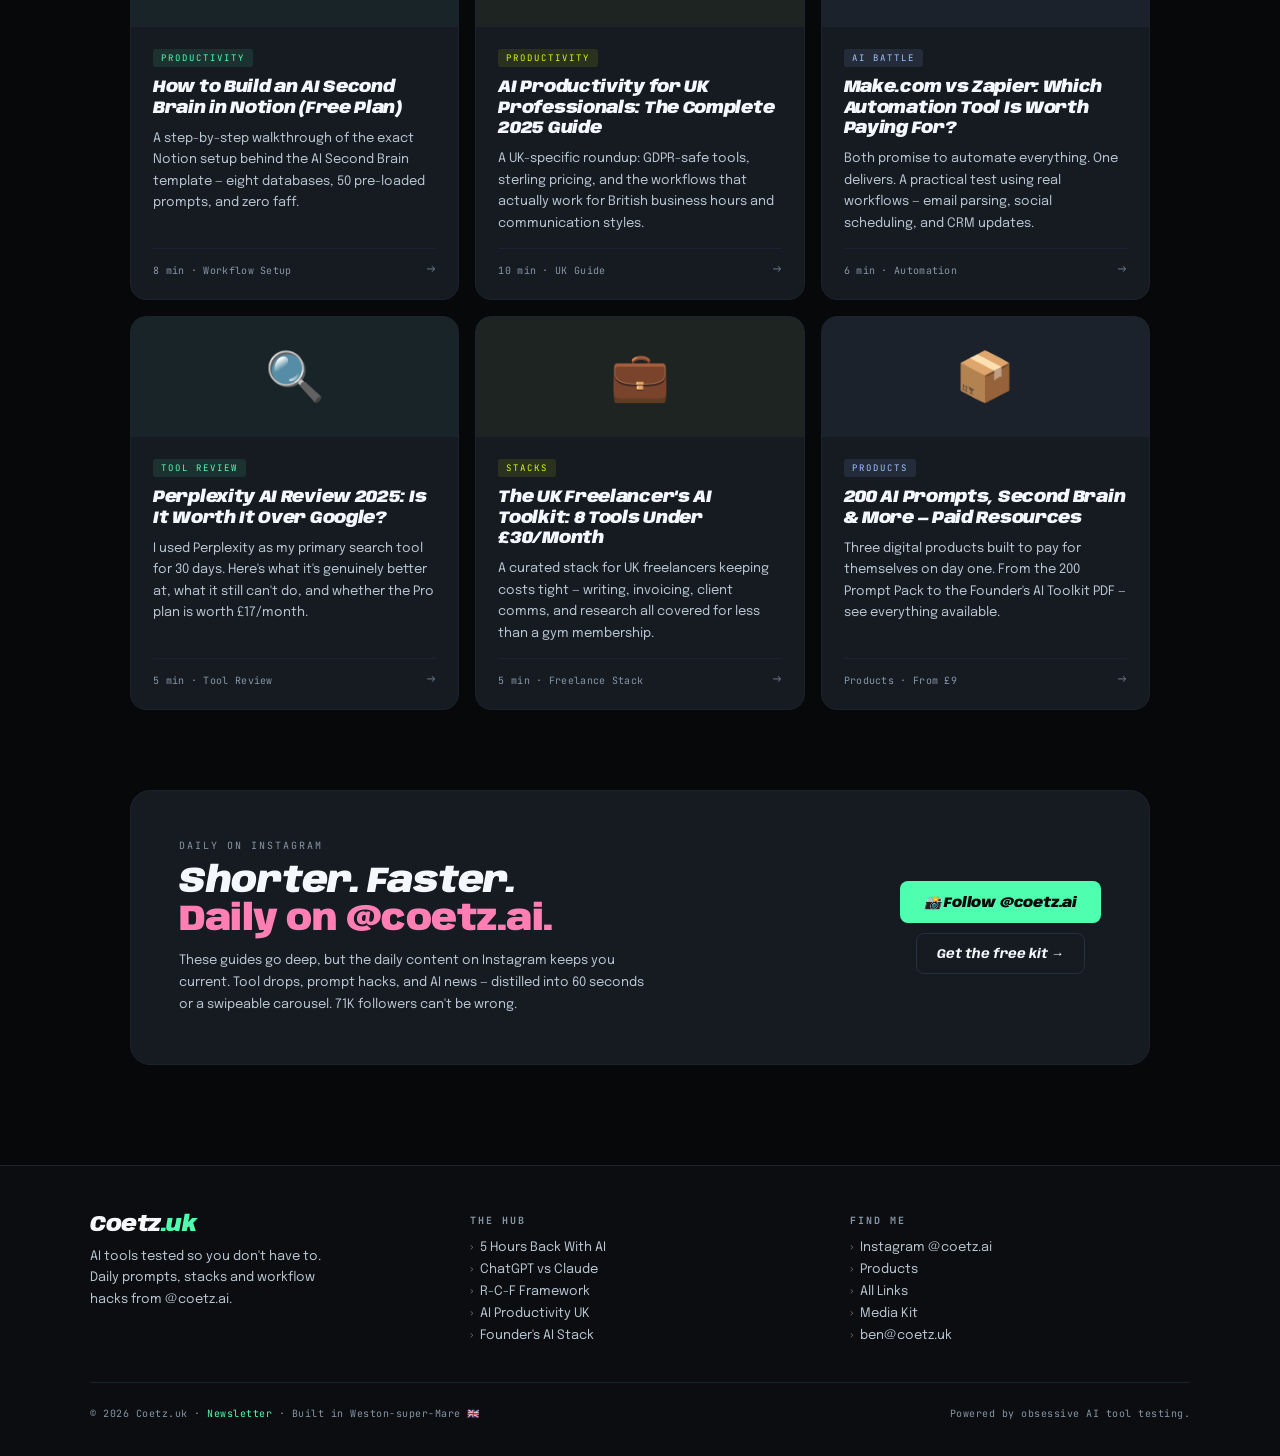
<file: blog/index.html>
<!DOCTYPE html>
<html lang="en">
<head>
<meta charset="UTF-8">
<meta name="viewport" content="width=device-width, initial-scale=1.0">
<title>The Hub — AI Guides & Resources | Coetz.uk</title>
<meta name="description" content="In-depth AI guides, tool comparisons, prompt frameworks, and workflow templates for UK professionals. Save-worthy content, no fluff.">
<link rel="canonical" href="https://coetz.uk/blog/">

<!-- Open Graph -->
<meta property="og:type" content="website">
<meta property="og:url" content="https://coetz.uk/blog/">
<meta property="og:title" content="The Hub — AI Guides & Resources | Coetz.uk">
<meta property="og:description" content="In-depth AI guides, tool comparisons and workflow templates for UK professionals. From @coetz.ai — 71K followers.">
<meta property="og:image" content="https://coetz.uk/media/og-card.png">
<meta property="og:locale" content="en_GB">

<!-- Twitter Card -->
<meta name="twitter:card" content="summary_large_image">
<meta name="twitter:title" content="The Hub — AI Guides & Resources | Coetz.uk">
<meta name="twitter:description" content="In-depth AI guides for UK professionals. Prompts, stacks, tool comparisons from @coetz.ai.">
<meta name="twitter:image" content="https://coetz.uk/media/og-card.png">

<meta name="robots" content="index, follow">
<meta name="keywords" content="AI guides UK, AI productivity UK, AI tools 2025, prompt engineering, ChatGPT tips UK, AI workflow automation, digital transformation UK">

<!-- JSON-LD: Blog -->
<script type="application/ld+json">
{
  "@context": "https://schema.org",
  "@type": "Blog",
  "name": "The Hub by Coetz.uk",
  "url": "https://coetz.uk/blog/",
  "description": "In-depth AI guides, tool comparisons and workflow frameworks for UK professionals.",
  "publisher": {
    "@type": "Person",
    "name": "Coetz",
    "url": "https://coetz.uk",
    "sameAs": ["https://instagram.com/coetz.ai"]
  },
  "inLanguage": "en-GB"
}
</script>

<link rel="preconnect" href="https://fonts.googleapis.com">
<link rel="preconnect" href="https://fonts.gstatic.com" crossorigin>
<link href="https://fonts.googleapis.com/css2?family=Anybody:ital,wght@0,400;0,700;0,900;1,400;1,700;1,900&family=JetBrains+Mono:ital,wght@0,300;0,400;0,500;1,300&family=Epilogue:wght@300;400;500;600&display=swap" rel="stylesheet">
<link rel="stylesheet" href="/assets/css/style.css">
<style>
/* ── HERO ── */
.blog-hero {
  padding: 120px 40px 72px;
  max-width: 1100px;
  margin: 0 auto;
  position: relative;
}

.breadcrumb {
  font-family: 'JetBrains Mono', monospace;
  font-size: 10px;
  letter-spacing: 1.5px;
  text-transform: uppercase;
  color: var(--t3);
  margin-bottom: 24px;
  display: flex;
  align-items: center;
  gap: 8px;
}
.breadcrumb a { color: var(--t3); text-decoration: none; }
.breadcrumb a:hover { color: var(--sig); }
.breadcrumb-sep { color: var(--t4); }

.blog-hero-h {
  font-family: 'Anybody', sans-serif;
  font-size: clamp(36px, 6vw, 72px);
  font-weight: 900;
  font-style: italic;
  line-height: .95;
  letter-spacing: -2px;
  margin-bottom: 20px;
}
.blog-hero-h em { font-style: normal; color: var(--sig); }

.blog-hero-sub {
  font-size: 16px;
  color: var(--t2);
  max-width: 560px;
  line-height: 1.75;
}

/* ── FILTER TABS ── */
.filter-bar {
  max-width: 1100px;
  margin: 0 auto;
  padding: 0 40px 40px;
  display: flex;
  gap: 8px;
  flex-wrap: wrap;
}

.filter-btn {
  font-family: 'JetBrains Mono', monospace;
  font-size: 10px;
  letter-spacing: 1.5px;
  text-transform: uppercase;
  padding: 6px 14px;
  border-radius: 4px;
  border: 1px solid var(--lift);
  background: transparent;
  color: var(--t3);
  cursor: pointer;
  transition: all .2s;
  text-decoration: none;
}
.filter-btn:hover, .filter-btn.active {
  border-color: var(--sig);
  color: var(--sig);
  background: rgba(79,255,176,.06);
}

/* ── FEATURED POST ── */
.featured-wrap {
  max-width: 1100px;
  margin: 0 auto;
  padding: 0 40px 24px;
}

.featured-card {
  background: var(--panel);
  border: 1px solid rgba(79,255,176,.25);
  border-radius: 20px;
  padding: 48px;
  display: grid;
  grid-template-columns: 1fr 1fr;
  gap: 48px;
  align-items: center;
  text-decoration: none;
  color: inherit;
  transition: border-color .25s, transform .25s;
  position: relative;
  overflow: hidden;
}
.featured-card::before {
  content: '';
  position: absolute;
  top: 0; left: 0; right: 0;
  height: 2px;
  background: linear-gradient(90deg, var(--sig), var(--volt));
}
.featured-card:hover { border-color: rgba(79,255,176,.5); transform: translateY(-2px); }

@media (max-width:700px) {
  .featured-card { grid-template-columns: 1fr; padding: 32px 24px; }
}

.featured-label {
  font-family: 'JetBrains Mono', monospace;
  font-size: 9px;
  letter-spacing: 2.5px;
  text-transform: uppercase;
  color: var(--sig);
  background: rgba(79,255,176,.1);
  padding: 4px 12px;
  border-radius: 3px;
  display: inline-block;
  margin-bottom: 20px;
}

.featured-title {
  font-family: 'Anybody', sans-serif;
  font-size: clamp(24px, 3.5vw, 40px);
  font-weight: 900;
  font-style: italic;
  line-height: 1.05;
  letter-spacing: -0.8px;
  margin-bottom: 16px;
}

.featured-body {
  font-size: 14px;
  color: var(--t2);
  line-height: 1.75;
  margin-bottom: 24px;
}

.featured-meta {
  display: flex;
  align-items: center;
  gap: 16px;
  flex-wrap: wrap;
}

.featured-meta-item {
  font-family: 'JetBrains Mono', monospace;
  font-size: 10px;
  color: var(--t3);
  letter-spacing: 0.5px;
  display: flex;
  align-items: center;
  gap: 6px;
}

.featured-meta-dot {
  width: 5px; height: 5px;
  border-radius: 50%;
  background: var(--sig);
  animation: pulse 2s ease-in-out infinite;
}
@keyframes pulse {
  0%,100% { opacity:1; }
  50%      { opacity:.3; }
}

.featured-visual {
  background: var(--lift);
  border-radius: 12px;
  aspect-ratio: 4/3;
  display: flex;
  align-items: center;
  justify-content: center;
  font-size: 80px;
  border: 1px solid var(--rim);
}

.featured-cta {
  font-family: 'Anybody', sans-serif;
  font-size: 14px;
  font-weight: 900;
  font-style: italic;
  color: var(--sig);
  display: inline-flex;
  align-items: center;
  gap: 8px;
  transition: gap .2s;
}
.featured-card:hover .featured-cta { gap: 12px; }

/* ── ARTICLE GRID ── */
.articles-wrap {
  max-width: 1100px;
  margin: 0 auto;
  padding: 0 40px 80px;
}

.articles-label {
  font-family: 'JetBrains Mono', monospace;
  font-size: 10px;
  letter-spacing: 2.5px;
  text-transform: uppercase;
  color: var(--t3);
  margin-bottom: 20px;
  display: flex;
  align-items: center;
  gap: 12px;
}
.articles-label::after {
  content: '';
  flex: 1;
  height: 1px;
  background: var(--lift);
}

.articles-grid {
  display: grid;
  grid-template-columns: repeat(auto-fill, minmax(300px, 1fr));
  gap: 16px;
}

.article-card {
  background: var(--panel);
  border: 1px solid var(--lift);
  border-radius: 16px;
  overflow: hidden;
  display: flex;
  flex-direction: column;
  text-decoration: none;
  color: inherit;
  transition: border-color .25s, transform .25s;
}
.article-card:hover { transform: translateY(-3px); }
.article-card:nth-child(3n+1):hover { border-color: rgba(79,255,176,.35); }
.article-card:nth-child(3n+2):hover { border-color: rgba(212,255,0,.35); }
.article-card:nth-child(3n):hover   { border-color: rgba(160,196,255,.35); }

.article-thumb {
  height: 120px;
  display: flex;
  align-items: center;
  justify-content: center;
  font-size: 48px;
  border-bottom: 1px solid var(--lift);
  flex-shrink: 0;
}
.article-card:nth-child(3n+1) .article-thumb { background: rgba(79,255,176,.04); }
.article-card:nth-child(3n+2) .article-thumb { background: rgba(212,255,0,.04); }
.article-card:nth-child(3n)   .article-thumb { background: rgba(160,196,255,.04); }

.article-body {
  padding: 22px;
  flex: 1;
  display: flex;
  flex-direction: column;
  gap: 10px;
}

.article-tag {
  font-family: 'JetBrains Mono', monospace;
  font-size: 9px;
  letter-spacing: 2px;
  text-transform: uppercase;
  padding: 3px 8px;
  border-radius: 3px;
  display: inline-block;
  align-self: flex-start;
}
.article-card:nth-child(3n+1) .article-tag { background: rgba(79,255,176,.1); color: var(--sig); }
.article-card:nth-child(3n+2) .article-tag { background: rgba(212,255,0,.1); color: var(--volt); }
.article-card:nth-child(3n)   .article-tag { background: rgba(160,196,255,.1); color: var(--ice); }

.article-title {
  font-family: 'Anybody', sans-serif;
  font-size: 17px;
  font-weight: 900;
  font-style: italic;
  line-height: 1.2;
  letter-spacing: -0.3px;
}

.article-excerpt {
  font-size: 13px;
  color: var(--t2);
  line-height: 1.65;
  flex: 1;
}

.article-foot {
  display: flex;
  align-items: center;
  justify-content: space-between;
  padding-top: 14px;
  border-top: 1px solid var(--lift);
  margin-top: 4px;
}

.article-meta {
  font-family: 'JetBrains Mono', monospace;
  font-size: 10px;
  color: var(--t3);
  letter-spacing: 0.3px;
}

.article-arrow {
  font-size: 14px;
  color: var(--t4);
  transition: color .2s, transform .2s;
}
.article-card:hover .article-arrow { color: var(--sig); transform: translateX(3px); }

/* ── INSTAGRAM CTA ── */
.instagram-cta {
  max-width: 1100px;
  margin: 0 auto;
  padding: 0 40px 100px;
}

.ig-block {
  background: var(--panel);
  border: 1px solid var(--lift);
  border-radius: 20px;
  padding: 48px;
  display: grid;
  grid-template-columns: 1fr auto;
  gap: 32px;
  align-items: center;
}

@media (max-width:600px) {
  .ig-block { grid-template-columns: 1fr; padding: 32px 24px; }
}

.ig-block-label {
  font-family: 'JetBrains Mono', monospace;
  font-size: 10px;
  letter-spacing: 2px;
  text-transform: uppercase;
  color: var(--t3);
  margin-bottom: 12px;
}

.ig-block-h {
  font-family: 'Anybody', sans-serif;
  font-size: clamp(22px, 3vw, 36px);
  font-weight: 900;
  font-style: italic;
  line-height: 1.05;
  letter-spacing: -0.5px;
  margin-bottom: 10px;
}
.ig-block-h em { font-style: normal; color: var(--coral); }

.ig-block-sub {
  font-size: 13px;
  color: var(--t2);
  line-height: 1.7;
  max-width: 480px;
}

.ig-block-actions {
  display: flex;
  flex-direction: column;
  gap: 10px;
  align-items: center;
}

@media (max-width:600px) {
  .blog-hero, .featured-wrap, .articles-wrap, .instagram-cta { padding-left: 20px; padding-right: 20px; }
  .filter-bar { padding-left: 20px; padding-right: 20px; }
}
</style>
</head>
<body>

<!-- Nav -->
<nav>
  <a href="../" class="nav-brand">Coetz<span class="tld">.uk</span></a>
  <ul class="nav-links">
    <li><a href="../#about">About</a></li>
    <li><a href="../blog/" class="active">Blog</a></li>
    <li><a href="../#products">Products</a></li>
    <li><a href="../#newsletter">Newsletter</a></li>
    <li><a href="../links/">Links</a></li>
  </ul>
  <a href="../#newsletter" class="nav-cta">Get the Free Kit →</a>
</nav>

<!-- Hero -->
<div class="blog-hero">
  <div class="breadcrumb">
    <a href="../">Coetz.uk</a>
    <span class="breadcrumb-sep">/</span>
    <span>The Hub</span>
  </div>
  <div class="section-eye">Resources & Guides</div>
  <h1 class="blog-hero-h">AI for the<br><em>Modern Professional.</em></h1>
  <p class="blog-hero-sub">In-depth guides, honest tool comparisons, and copy-paste frameworks. Designed to be saved, shared, and actually used — not skimmed and forgotten.</p>
</div>

<!-- Filter bar -->
<div class="filter-bar">
  <a href="#" class="filter-btn active">All</a>
  <a href="#productivity" class="filter-btn">Productivity</a>
  <a href="#tools" class="filter-btn">Tool Reviews</a>
  <a href="#prompts" class="filter-btn">Prompts</a>
  <a href="#ai-battles" class="filter-btn">AI Battles</a>
  <a href="#stacks" class="filter-btn">Stacks</a>
</div>

<!-- Featured post -->
<div class="featured-wrap">
  <a href="ai-tools-reclaim-5-hours/" class="featured-card">
    <div class="featured-left">
      <div class="featured-label">Featured Guide</div>
      <h2 class="featured-title">3 AI Tools to Reclaim 5 Hours of Your Week</h2>
      <p class="featured-body">Most people use AI wrong — they open ChatGPT, type a question, and get a mediocre answer. This guide covers the three tools I use daily to automate the parts of my work that used to eat half my day: inbox management, first-draft content, and research summaries.</p>
      <div class="featured-meta">
        <div class="featured-meta-item"><div class="featured-meta-dot"></div>AI Productivity UK</div>
        <div class="featured-meta-item">5 min read</div>
        <div class="featured-meta-item">May 2025</div>
      </div>
      <br>
      <div class="featured-cta">Read the guide →</div>
    </div>
    <div class="featured-visual">⏱️</div>
  </a>
</div>

<!-- Article grid -->
<div class="articles-wrap">
  <div class="articles-label" id="tools">All guides</div>

  <div class="articles-grid">

    <a href="chatgpt-vs-claude/" class="article-card">
      <div class="article-thumb">⚔️</div>
      <div class="article-body">
        <div class="article-tag">AI Battle</div>
        <div class="article-title">ChatGPT vs Claude in 2025: Which Should You Actually Use?</div>
        <div class="article-excerpt">Same brief. Two models. Tested across writing, research, coding, and reasoning. One honest verdict — no paid placement, no affiliate bias.</div>
        <div class="article-foot">
          <span class="article-meta">7 min · Tool Comparison</span>
          <span class="article-arrow">→</span>
        </div>
      </div>
    </a>

    <a href="rcf-prompt-framework/" class="article-card">
      <div class="article-thumb">⌬</div>
      <div class="article-body">
        <div class="article-tag">Prompts</div>
        <div class="article-title">The R-C-F Framework: Write AI Prompts That Actually Work</div>
        <div class="article-excerpt">Role, Context, Format — the three-part structure behind every prompt in the 200 Prompt Pack. Learn it once and your AI outputs improve immediately.</div>
        <div class="article-foot">
          <span class="article-meta">4 min · Prompt Engineering</span>
          <span class="article-arrow">→</span>
        </div>
      </div>
    </a>

    <a href="founders-ai-stack/" class="article-card">
      <div class="article-thumb">🛠️</div>
      <div class="article-body">
        <div class="article-tag">Stacks</div>
        <div class="article-title">The Founder's AI Stack: 10 Tools Running My Lean UK Business</div>
        <div class="article-excerpt">From content creation to client management — the exact AI tool stack I use to run a solo operation without burning out. UK pricing and alternatives included.</div>
        <div class="article-foot">
          <span class="article-meta">6 min · Tool Stack</span>
          <span class="article-arrow">→</span>
        </div>
      </div>
    </a>

    <a href="ai-notion-second-brain/" class="article-card">
      <div class="article-thumb">🧠</div>
      <div class="article-body">
        <div class="article-tag">Productivity</div>
        <div class="article-title">How to Build an AI Second Brain in Notion (Free Plan)</div>
        <div class="article-excerpt">A step-by-step walkthrough of the exact Notion setup behind the AI Second Brain template — eight databases, 50 pre-loaded prompts, and zero faff.</div>
        <div class="article-foot">
          <span class="article-meta">8 min · Workflow Setup</span>
          <span class="article-arrow">→</span>
        </div>
      </div>
    </a>

    <a href="ai-productivity-uk/" class="article-card">
      <div class="article-thumb">🇬🇧</div>
      <div class="article-body">
        <div class="article-tag">Productivity</div>
        <div class="article-title">AI Productivity for UK Professionals: The Complete 2025 Guide</div>
        <div class="article-excerpt">A UK-specific roundup: GDPR-safe tools, sterling pricing, and the workflows that actually work for British business hours and communication styles.</div>
        <div class="article-foot">
          <span class="article-meta">10 min · UK Guide</span>
          <span class="article-arrow">→</span>
        </div>
      </div>
    </a>

    <a href="make-vs-zapier/" class="article-card">
      <div class="article-thumb">⚙️</div>
      <div class="article-body">
        <div class="article-tag">AI Battle</div>
        <div class="article-title">Make.com vs Zapier: Which Automation Tool Is Worth Paying For?</div>
        <div class="article-excerpt">Both promise to automate everything. One delivers. A practical test using real workflows — email parsing, social scheduling, and CRM updates.</div>
        <div class="article-foot">
          <span class="article-meta">6 min · Automation</span>
          <span class="article-arrow">→</span>
        </div>
      </div>
    </a>

    <a href="perplexity-ai-review/" class="article-card">
      <div class="article-thumb">🔍</div>
      <div class="article-body">
        <div class="article-tag">Tool Review</div>
        <div class="article-title">Perplexity AI Review 2025: Is It Worth It Over Google?</div>
        <div class="article-excerpt">I used Perplexity as my primary search tool for 30 days. Here's what it's genuinely better at, what it still can't do, and whether the Pro plan is worth £17/month.</div>
        <div class="article-foot">
          <span class="article-meta">5 min · Tool Review</span>
          <span class="article-arrow">→</span>
        </div>
      </div>
    </a>

    <a href="freelancer-ai-stack/" class="article-card">
      <div class="article-thumb">💼</div>
      <div class="article-body">
        <div class="article-tag">Stacks</div>
        <div class="article-title">The UK Freelancer's AI Toolkit: 8 Tools Under £30/Month</div>
        <div class="article-excerpt">A curated stack for UK freelancers keeping costs tight — writing, invoicing, client comms, and research all covered for less than a gym membership.</div>
        <div class="article-foot">
          <span class="article-meta">5 min · Freelance Stack</span>
          <span class="article-arrow">→</span>
        </div>
      </div>
    </a>

    <a href="../#products" class="article-card">
      <div class="article-thumb">📦</div>
      <div class="article-body">
        <div class="article-tag">Products</div>
        <div class="article-title">200 AI Prompts, Second Brain & More — Paid Resources</div>
        <div class="article-excerpt">Three digital products built to pay for themselves on day one. From the 200 Prompt Pack to the Founder's AI Toolkit PDF — see everything available.</div>
        <div class="article-foot">
          <span class="article-meta">Products · From £9</span>
          <span class="article-arrow">→</span>
        </div>
      </div>
    </a>

  </div>
</div>

<!-- Instagram CTA -->
<div class="instagram-cta">
  <div class="ig-block">
    <div>
      <div class="ig-block-label">Daily on Instagram</div>
      <h2 class="ig-block-h">Shorter. Faster.<br><em>Daily on @coetz.ai.</em></h2>
      <p class="ig-block-sub">These guides go deep, but the daily content on Instagram keeps you current. Tool drops, prompt hacks, and AI news — distilled into 60 seconds or a swipeable carousel. 71K followers can't be wrong.</p>
    </div>
    <div class="ig-block-actions">
      <a href="https://instagram.com/coetz.ai" class="btn-primary">📸 Follow @coetz.ai</a>
      <a href="../#newsletter" class="btn-ghost">Get the free kit →</a>
    </div>
  </div>
</div>

<!-- Footer -->
<footer>
  <div class="footer-inner">
    <div class="footer-brand">
      <div class="name">Coetz<span>.uk</span></div>
      <p>AI tools tested so you don't have to. Daily prompts, stacks and workflow hacks from @coetz.ai.</p>
    </div>
    <div class="footer-col">
      <h4>The Hub</h4>
      <ul>
        <li><a href="ai-tools-reclaim-5-hours/">5 Hours Back With AI</a></li>
        <li><a href="chatgpt-vs-claude/">ChatGPT vs Claude</a></li>
        <li><a href="rcf-prompt-framework/">R-C-F Framework</a></li>
        <li><a href="ai-productivity-uk/">AI Productivity UK</a></li>
        <li><a href="founders-ai-stack/">Founder's AI Stack</a></li>
      </ul>
    </div>
    <div class="footer-col">
      <h4>Find me</h4>
      <ul>
        <li><a href="https://instagram.com/coetz.ai">Instagram @coetz.ai</a></li>
        <li><a href="../#products">Products</a></li>
        <li><a href="../links/">All Links</a></li>
        <li><a href="../media-kit/">Media Kit</a></li>
        <li><a href="mailto:ben@coetz.uk">ben@coetz.uk</a></li>
      </ul>
    </div>
  </div>
  <div class="footer-bottom">
    <p>© <span class="current-year"></span> Coetz.uk · <a href="../#newsletter">Newsletter</a> · Built in Weston-super-Mare 🇬🇧</p>
    <p>Powered by obsessive AI tool testing.</p>
  </div>
</footer>

<script>
  document.querySelectorAll('.current-year').forEach(y => {
    y.textContent = new Date().getFullYear();
  });
</script>
</body>
</html>
</file>
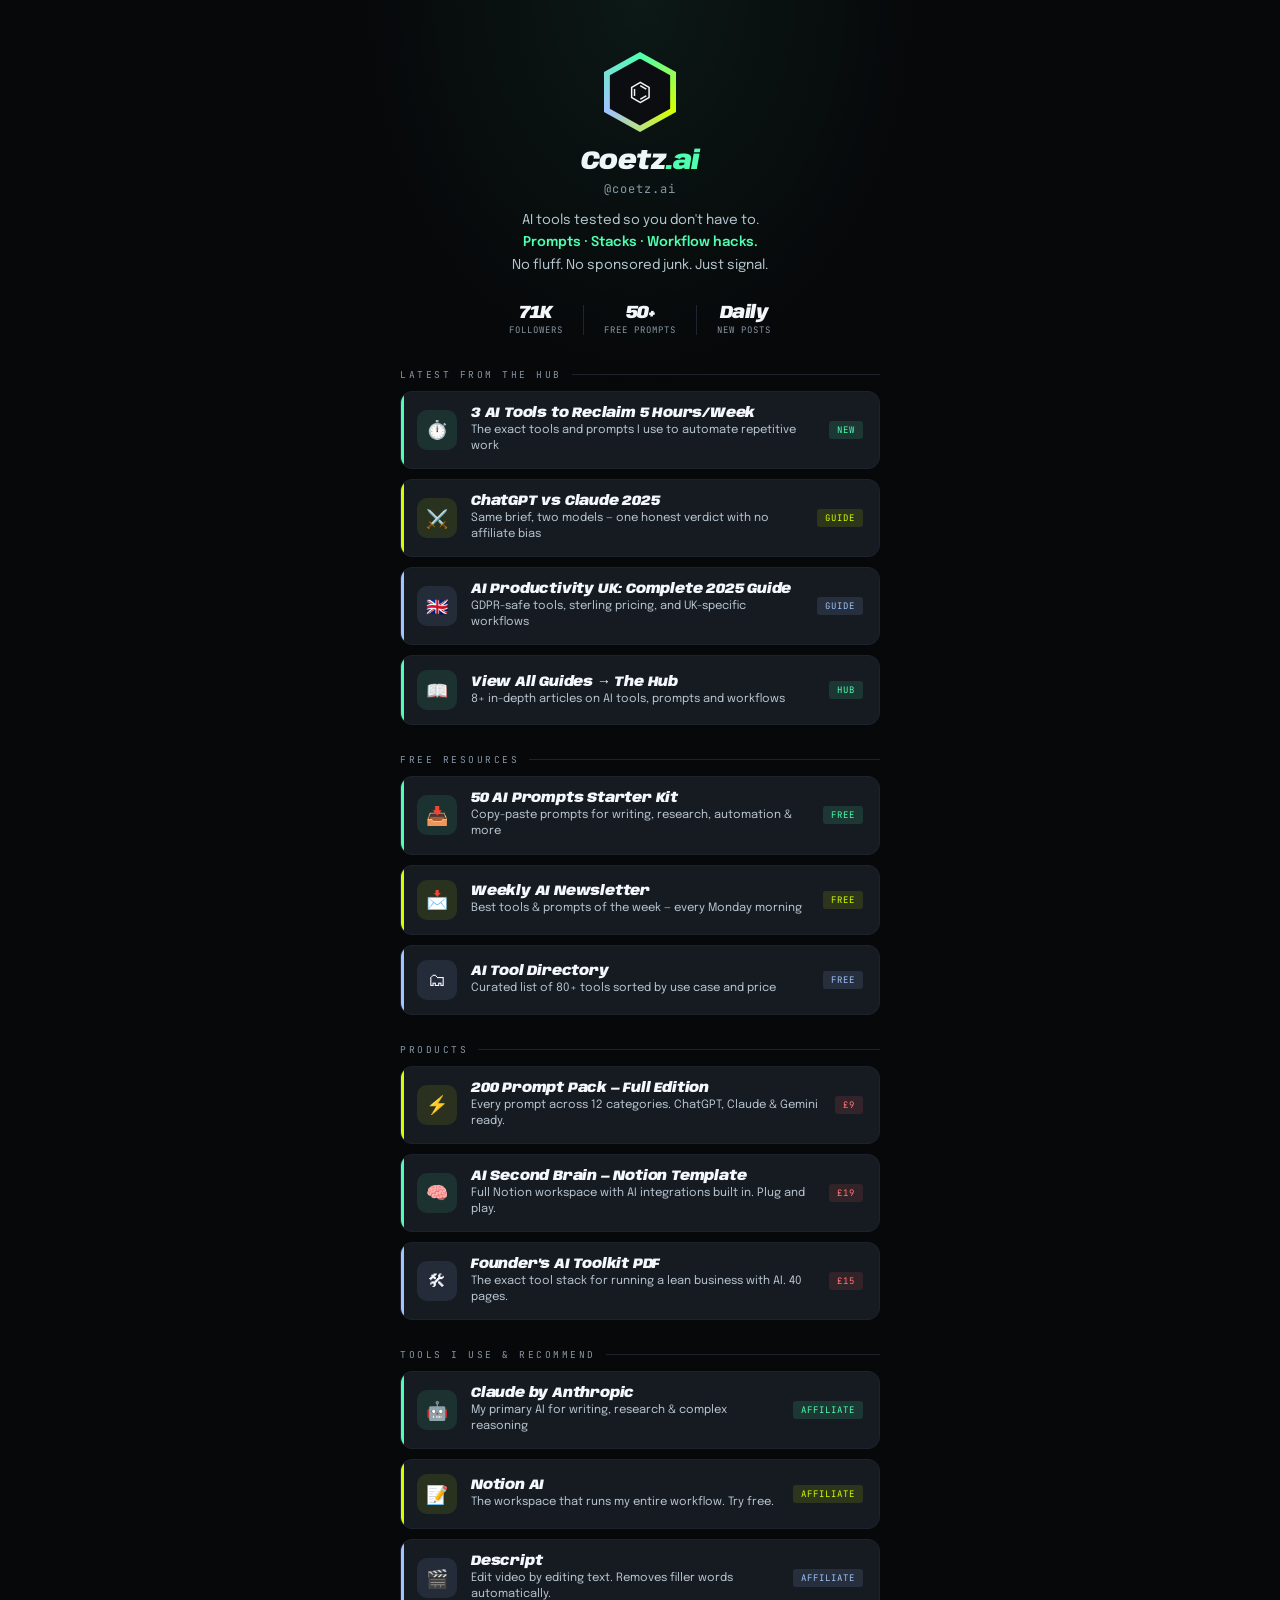
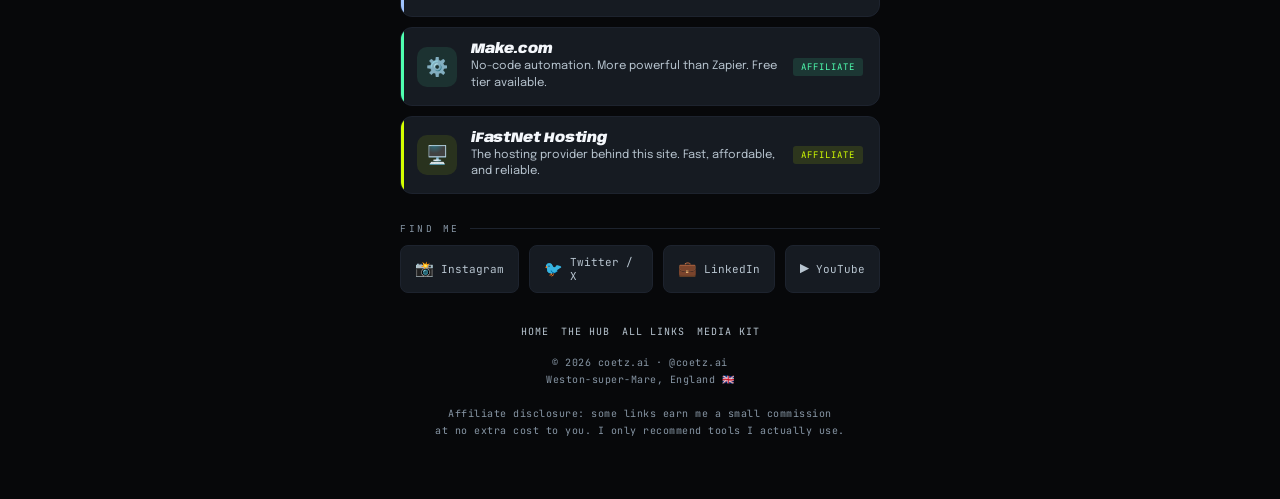
<file: links/index.html>
<!DOCTYPE html>
<html lang="en">
<head>
<meta charset="UTF-8">
<meta name="viewport" content="width=device-width, initial-scale=1.0">
<title>Coetz.ai — All Links | AI Tools, Prompts & Resources</title>
<meta name="description" content="All Coetz.ai links in one place — free AI prompt kits, products, guides, and the tools I actually use and recommend.">
<link rel="canonical" href="https://coetz.uk/links/">
<link rel="preconnect" href="https://fonts.googleapis.com">
<link rel="preconnect" href="https://fonts.gstatic.com" crossorigin>
<link href="https://fonts.googleapis.com/css2?family=Anybody:ital,wght@0,400;0,700;0,900;1,900&family=JetBrains+Mono:wght@300;400;500&family=Epilogue:wght@300;400;500;600&display=swap" rel="stylesheet">
<link rel="stylesheet" href="/assets/css/style.css">
<style>
  body {
    font-family: 'Epilogue', sans-serif;
    font-size: 1em;
    background: var(--ink);
    color: var(--t1);
    min-height: 100vh;
    display: flex;
    justify-content: center;
    padding: 0 16px 60px;
    position: relative;
  }

  body::before {
    content: '';
    position: fixed;
    top: 0; left: 50%;
    transform: translateX(-50%);
    width: 600px; height: 400px;
    background: radial-gradient(ellipse at 50% 0%, rgba(79,255,176,0.07) 0%, transparent 70%);
    pointer-events: none;
  }

  .page {
    width: 100%;
    max-width: 480px;
    display: flex;
    flex-direction: column;
    align-items: center;
    gap: 0;
    padding-top: 52px;
  }

  /* ── AVATAR ── */
  .avatar {
    width: 80px; height: 80px;
    position: relative;
    margin-bottom: 16px;
  }

  .avatar-hex {
    width: 80px; height: 80px;
    background: conic-gradient(from 0deg, var(--sig), var(--volt), var(--ice), var(--sig));
    clip-path: polygon(50% 0%,95% 25%,95% 75%,50% 100%,5% 75%,5% 25%);
    display: flex;
    align-items: center;
    justify-content: center;
    animation: hue 10s linear infinite;
  }

  @keyframes hue { to { filter: hue-rotate(360deg); } }

  .avatar-inner {
    width: 67px; height: 67px;
    clip-path: polygon(50% 0%,95% 25%,95% 75%,50% 100%,5% 75%,5% 25%);
    background: var(--deep);
    display: flex;
    align-items: center;
    justify-content: center;
    font-size: 26px;
  }

  /* ── NAME ── */
  .brand-name {
    font-family: 'Anybody', sans-serif;
    font-size: 26px;
    font-weight: 900;
    font-style: italic;
    letter-spacing: -0.5px;
    margin-bottom: 6px;
  }

  .brand-name .tld { color: var(--sig); }

  .handle {
    font-family: 'JetBrains Mono', monospace;
    font-size: 12px;
    color: var(--t3);
    letter-spacing: 1px;
    margin-bottom: 12px;
  }

  /* ── BIO ── */
  .bio {
    font-size: 13.5px;
    color: var(--t2);
    text-align: center;
    line-height: 1.65;
    max-width: 340px;
    margin-bottom: 28px;
  }

  .bio strong { color: var(--sig); font-weight: 600; }

  /* ── STAT ROW ── */
  .stats {
    display: flex;
    gap: 20px;
    margin-bottom: 32px;
  }

  .stat {
    display: flex;
    flex-direction: column;
    align-items: center;
    gap: 2px;
  }

  .stat-n {
    font-family: 'Anybody', sans-serif;
    font-size: 18px;
    font-weight: 900;
    font-style: italic;
    color: var(--t1);
    letter-spacing: -0.5px;
  }

  .stat-l {
    font-family: 'JetBrains Mono', monospace;
    font-size: 9px;
    color: var(--t3);
    letter-spacing: 1px;
    text-transform: uppercase;
  }

  .stat-div {
    width: 1px;
    height: 30px;
    background: var(--lift);
    align-self: center;
  }

  /* ── SECTION LABEL ── */
  .section-lbl {
    width: 100%;
    font-family: 'JetBrains Mono', monospace;
    font-size: 9.5px;
    letter-spacing: 2.5px;
    text-transform: uppercase;
    color: var(--t3);
    margin-bottom: 10px;
    display: flex;
    align-items: center;
    gap: 10px;
  }

  .section-lbl::after {
    content: '';
    flex: 1;
    height: 1px;
    background: var(--lift);
  }

  /* ── LINK CARDS ── */
  .links {
    width: 100%;
    display: flex;
    flex-direction: column;
    gap: 10px;
    margin-bottom: 28px;
  }

  .link-card {
    display: flex;
    align-items: center;
    gap: 14px;
    background: var(--panel);
    border: 1px solid var(--lift);
    border-radius: 12px;
    padding: 14px 16px;
    text-decoration: none;
    cursor: pointer;
    transition: border-color .2s, transform .2s, box-shadow .2s;
    position: relative;
    overflow: hidden;
  }

  .link-card::before {
    content: '';
    position: absolute;
    top: 0; left: 0;
    width: 3px; height: 100%;
    border-radius: 12px 0 0 12px;
  }

  .link-card.sig::before { background: var(--sig); }
  .link-card.volt::before { background: var(--volt); }
  .link-card.ice::before { background: var(--ice); }

  .link-card:hover {
    transform: translateY(-2px);
    box-shadow: 0 8px 32px rgba(0,0,0,.4);
  }

  .link-card.sig:hover { border-color: rgba(79,255,176,.35); }
  .link-card.volt:hover { border-color: rgba(212,255,0,.35); }
  .link-card.ice:hover { border-color: rgba(160,196,255,.35); }

  .link-icon {
    width: 40px; height: 40px;
    border-radius: 10px;
    display: flex;
    align-items: center;
    justify-content: center;
    font-size: 18px;
    flex-shrink: 0;
  }

  .link-icon.sig  { background: rgba(79,255,176,.10); }
  .link-icon.volt { background: rgba(212,255,0,.10); }
  .link-icon.ice  { background: rgba(160,196,255,.10); }

  .link-text { flex: 1; }

  .link-title {
    font-family: 'Anybody', sans-serif;
    font-size: 14px;
    font-weight: 900;
    font-style: italic;
    color: var(--t1);
    margin-bottom: 2px;
    letter-spacing: -0.2px;
  }

  .link-sub {
    font-size: 11.5px;
    color: var(--t2);
    line-height: 1.4;
  }

  .link-badge {
    font-family: 'JetBrains Mono', monospace;
    font-size: 9px;
    letter-spacing: 1px;
    text-transform: uppercase;
    padding: 3px 8px;
    border-radius: 3px;
    flex-shrink: 0;
  }

  .link-badge.sig  { background: rgba(79,255,176,.12);  color: var(--sig); }
  .link-badge.volt { background: rgba(212,255,0,.12);   color: var(--volt); }
  .link-badge.ice  { background: rgba(160,196,255,.12); color: var(--ice); }
  .link-badge.new  { background: rgba(255,100,100,.12); color: #ff7878; }

  /* ── SOCIAL ROW ── */
  .socials {
    display: flex;
    gap: 10px;
    margin-bottom: 32px;
  }

  .soc {
    display: flex;
    align-items: center;
    gap: 7px;
    background: var(--panel);
    border: 1px solid var(--lift);
    border-radius: 8px;
    padding: 9px 14px;
    text-decoration: none;
    cursor: pointer;
    transition: border-color .2s;
    font-family: 'JetBrains Mono', monospace;
    font-size: 11px;
    color: var(--t2);
  }

  .soc:hover { border-color: var(--rim); color: var(--t1); }
  .soc-icon { font-size: 15px; }

  /* ── FOOTER ── */
  .foot {
    font-family: 'JetBrains Mono', monospace;
    font-size: 10px;
    color: var(--t3);
    text-align: center;
    letter-spacing: 0.5px;
    line-height: 1.7;
  }

  .foot a { color: var(--t3); text-decoration: none; }
  .site-links {
    display: flex;
    gap: 12px;
    justify-content: center;
    flex-wrap: wrap;
    margin-bottom: 16px;
    font-family: 'JetBrains Mono', monospace;
    font-size: 10px;
    letter-spacing: 1px;
    text-transform: uppercase;
  }
  .site-links a {
    color: var(--t2);
    text-decoration: none;
  }
  .site-links a:hover { color: var(--sig); }
</style>
</head>
<body>
<div class="page">

  <!-- Avatar -->
  <div class="avatar">
    <div class="avatar-hex">
      <div class="avatar-inner">⌬</div>
    </div>
  </div>

  <!-- Name -->
  <div class="brand-name">Coetz<span class="tld">.ai</span></div>
  <div class="handle">@coetz.ai</div>

  <!-- Bio -->
  <div class="bio">
    AI tools tested so you don't have to.<br>
    <strong>Prompts · Stacks · Workflow hacks.</strong><br>
    No fluff. No sponsored junk. Just signal.
  </div>

  <!-- Stats -->
  <div class="stats">
    <div class="stat">
      <span class="stat-n">71K</span>
      <span class="stat-l">Followers</span>
    </div>
    <div class="stat-div"></div>
    <div class="stat">
      <span class="stat-n">50+</span>
      <span class="stat-l">Free Prompts</span>
    </div>
    <div class="stat-div"></div>
    <div class="stat">
      <span class="stat-n">Daily</span>
      <span class="stat-l">New Posts</span>
    </div>
  </div>

  <!-- Latest from The Hub -->
  <div class="section-lbl">Latest from The Hub</div>
  <div class="links">

    <a href="../blog/ai-tools-reclaim-5-hours/" class="link-card sig">
      <div class="link-icon sig">⏱️</div>
      <div class="link-text">
        <div class="link-title">3 AI Tools to Reclaim 5 Hours/Week</div>
        <div class="link-sub">The exact tools and prompts I use to automate repetitive work</div>
      </div>
      <div class="link-badge sig">New</div>
    </a>

    <a href="../blog/chatgpt-vs-claude/" class="link-card volt">
      <div class="link-icon volt">⚔️</div>
      <div class="link-text">
        <div class="link-title">ChatGPT vs Claude 2025</div>
        <div class="link-sub">Same brief, two models — one honest verdict with no affiliate bias</div>
      </div>
      <div class="link-badge volt">Guide</div>
    </a>

    <a href="../blog/ai-productivity-uk/" class="link-card ice">
      <div class="link-icon ice">🇬🇧</div>
      <div class="link-text">
        <div class="link-title">AI Productivity UK: Complete 2025 Guide</div>
        <div class="link-sub">GDPR-safe tools, sterling pricing, and UK-specific workflows</div>
      </div>
      <div class="link-badge ice">Guide</div>
    </a>

    <a href="../blog/" class="link-card sig">
      <div class="link-icon sig">📖</div>
      <div class="link-text">
        <div class="link-title">View All Guides → The Hub</div>
        <div class="link-sub">8+ in-depth articles on AI tools, prompts and workflows</div>
      </div>
      <div class="link-badge sig">Hub</div>
    </a>

  </div>

  <!-- Free Resources -->
  <div class="section-lbl">Free Resources</div>
  <div class="links">

    <div class="link-card sig">
      <div class="link-icon sig">📥</div>
      <div class="link-text">
        <div class="link-title">50 AI Prompts Starter Kit</div>
        <div class="link-sub">Copy-paste prompts for writing, research, automation & more</div>
      </div>
      <div class="link-badge sig">Free</div>
    </div>

    <div class="link-card volt">
      <div class="link-icon volt">📩</div>
      <div class="link-text">
        <div class="link-title">Weekly AI Newsletter</div>
        <div class="link-sub">Best tools & prompts of the week — every Monday morning</div>
      </div>
      <div class="link-badge volt">Free</div>
    </div>

    <div class="link-card ice">
      <div class="link-icon ice">🗂</div>
      <div class="link-text">
        <div class="link-title">AI Tool Directory</div>
        <div class="link-sub">Curated list of 80+ tools sorted by use case and price</div>
      </div>
      <div class="link-badge ice">Free</div>
    </div>

  </div>

  <!-- Products -->
  <div class="section-lbl">Products</div>
  <div class="links">

    <div class="link-card volt">
      <div class="link-icon volt">⚡</div>
      <div class="link-text">
        <div class="link-title">200 Prompt Pack — Full Edition</div>
        <div class="link-sub">Every prompt across 12 categories. ChatGPT, Claude & Gemini ready.</div>
      </div>
      <div class="link-badge new">£9</div>
    </div>

    <div class="link-card sig">
      <div class="link-icon sig">🧠</div>
      <div class="link-text">
        <div class="link-title">AI Second Brain — Notion Template</div>
        <div class="link-sub">Full Notion workspace with AI integrations built in. Plug and play.</div>
      </div>
      <div class="link-badge new">£19</div>
    </div>

    <div class="link-card ice">
      <div class="link-icon ice">🛠</div>
      <div class="link-text">
        <div class="link-title">Founder's AI Toolkit PDF</div>
        <div class="link-sub">The exact tool stack for running a lean business with AI. 40 pages.</div>
      </div>
      <div class="link-badge new">£15</div>
    </div>

  </div>

  <!-- Tools I use -->
  <div class="section-lbl">Tools I Use & Recommend</div>
  <div class="links">

    <div class="link-card sig">
      <div class="link-icon sig">🤖</div>
      <div class="link-text">
        <div class="link-title">Claude by Anthropic</div>
        <div class="link-sub">My primary AI for writing, research & complex reasoning</div>
      </div>
      <div class="link-badge sig">Affiliate</div>
    </div>

    <div class="link-card volt">
      <div class="link-icon volt">📝</div>
      <div class="link-text">
        <div class="link-title">Notion AI</div>
        <div class="link-sub">The workspace that runs my entire workflow. Try free.</div>
      </div>
      <div class="link-badge volt">Affiliate</div>
    </div>

    <div class="link-card ice">
      <div class="link-icon ice">🎬</div>
      <div class="link-text">
        <div class="link-title">Descript</div>
        <div class="link-sub">Edit video by editing text. Removes filler words automatically.</div>
      </div>
      <div class="link-badge ice">Affiliate</div>
    </div>

    <div class="link-card sig">
      <div class="link-icon sig">⚙️</div>
      <div class="link-text">
        <div class="link-title">Make.com</div>
        <div class="link-sub">No-code automation. More powerful than Zapier. Free tier available.</div>
      </div>
      <div class="link-badge sig">Affiliate</div>
    </div>

    <a href="https://ifastnet.com/portal/aff.php?aff=31524" target="_blank" rel="noopener" class="link-card volt">
      <div class="link-icon volt">🖥️</div>
      <div class="link-text">
        <div class="link-title">iFastNet Hosting</div>
        <div class="link-sub">The hosting provider behind this site. Fast, affordable, and reliable.</div>
      </div>
      <div class="link-badge volt">Affiliate</div>
    </a>

  </div>

  <!-- Socials -->
  <div class="section-lbl">Find Me</div>
  <div class="socials">
    <div class="soc"><span class="soc-icon">📸</span> Instagram</div>
    <div class="soc"><span class="soc-icon">🐦</span> Twitter / X</div>
    <div class="soc"><span class="soc-icon">💼</span> LinkedIn</div>
    <div class="soc"><span class="soc-icon">▶️</span> YouTube</div>
  </div>

  <!-- Footer -->
  <div class="site-links">
    <a href="../">Home</a>
    <a href="../blog/">The Hub</a>
    <a href="../links/">All Links</a>
    <a href="../media-kit/">Media Kit</a>
  </div>
  <div class="foot">
    © <span class="current-year"></span> coetz.ai · @coetz.ai<br>
    Weston-super-Mare, England 🇬🇧<br><br>
    Affiliate disclosure: some links earn me a small commission<br>at no extra cost to you. I only recommend tools I actually use.
  </div>

</div>
<script>
  document.querySelectorAll('.current-year').forEach(year => {
    year.textContent = new Date().getFullYear();
  });
</script>
</body>
</html>
</file>
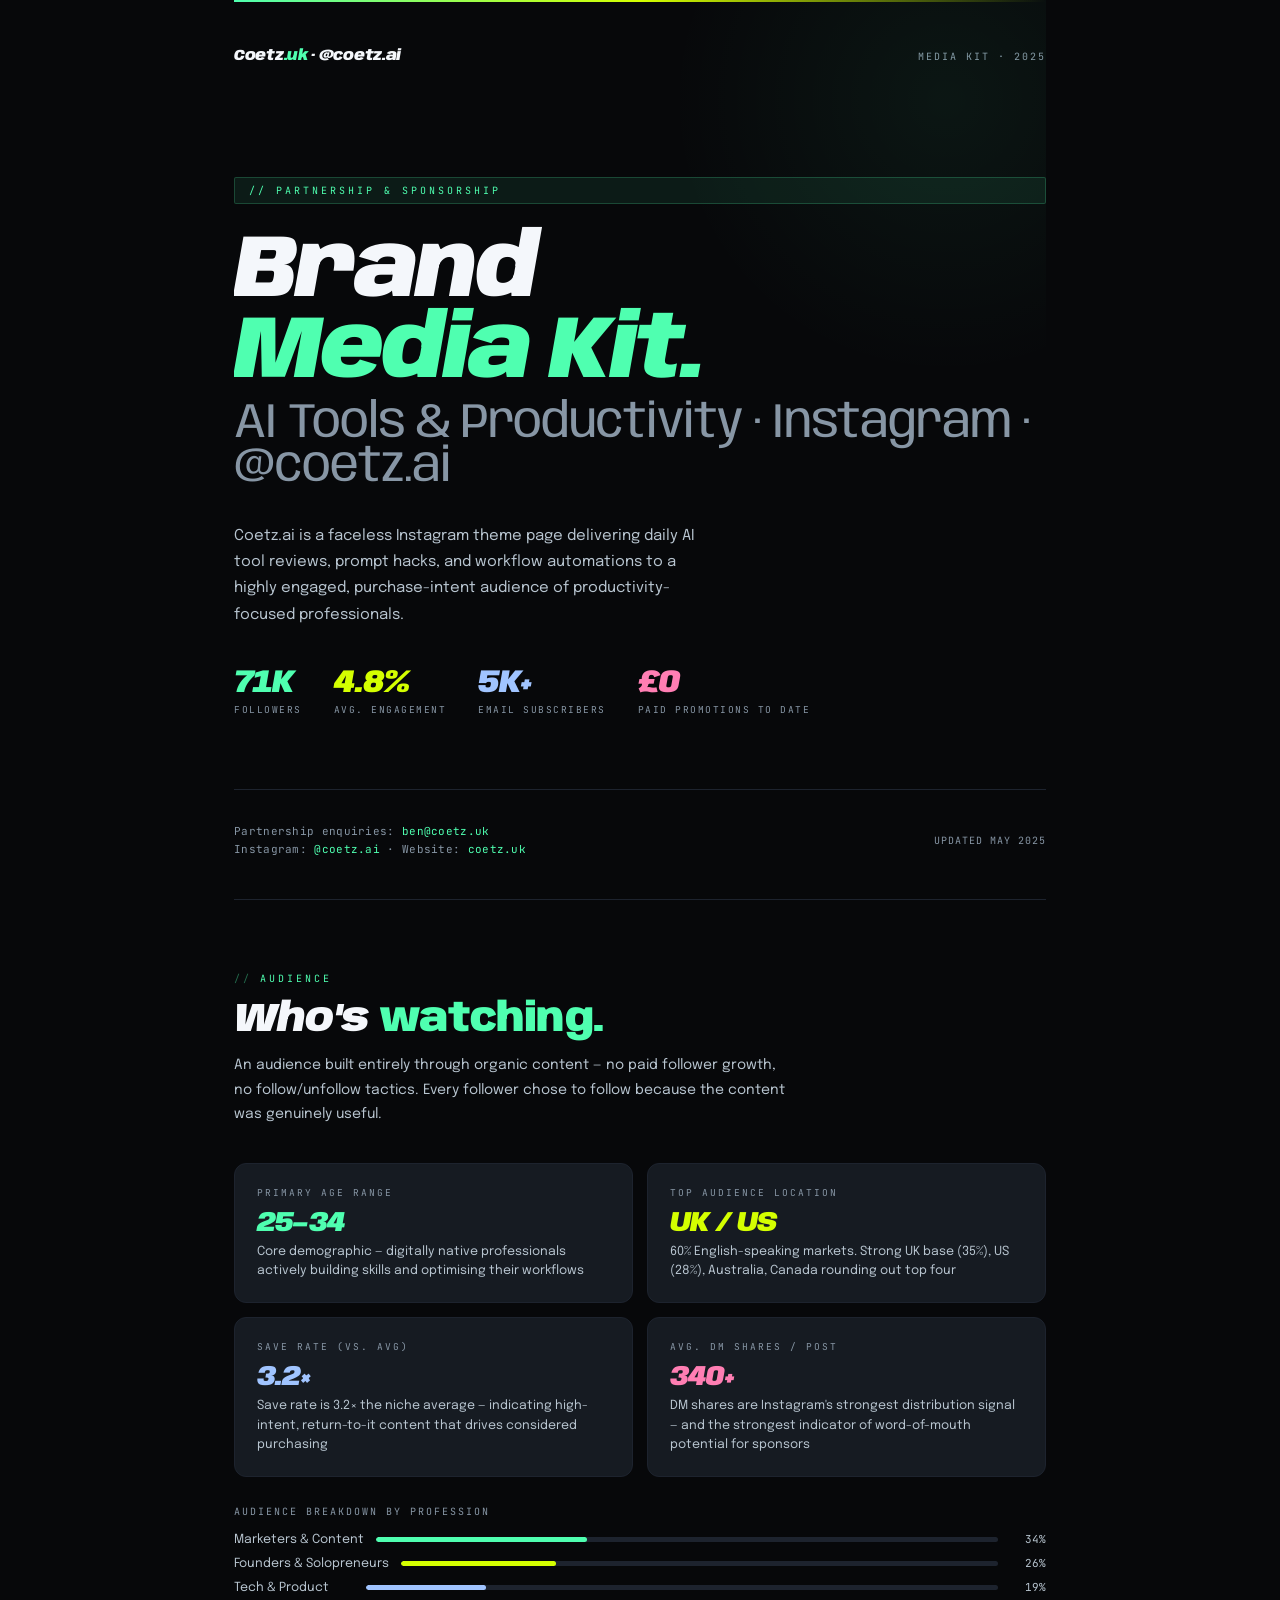
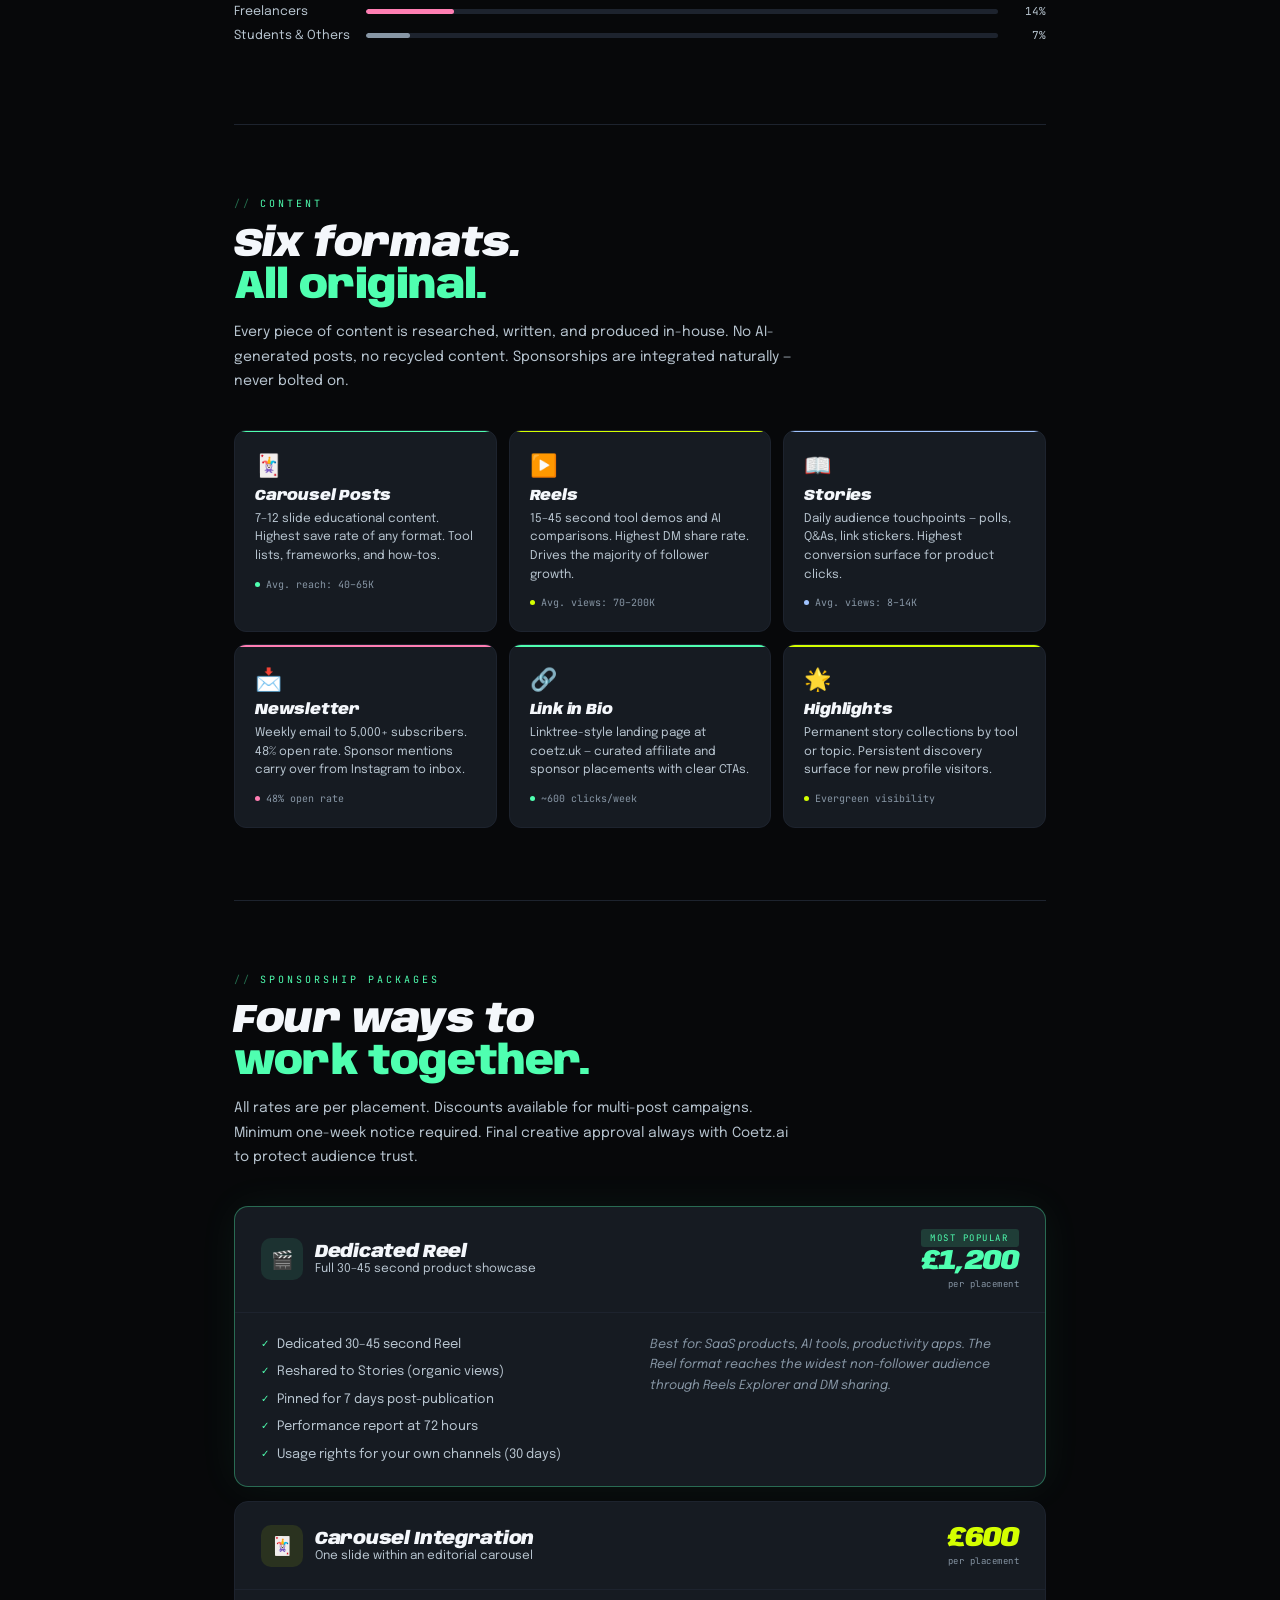
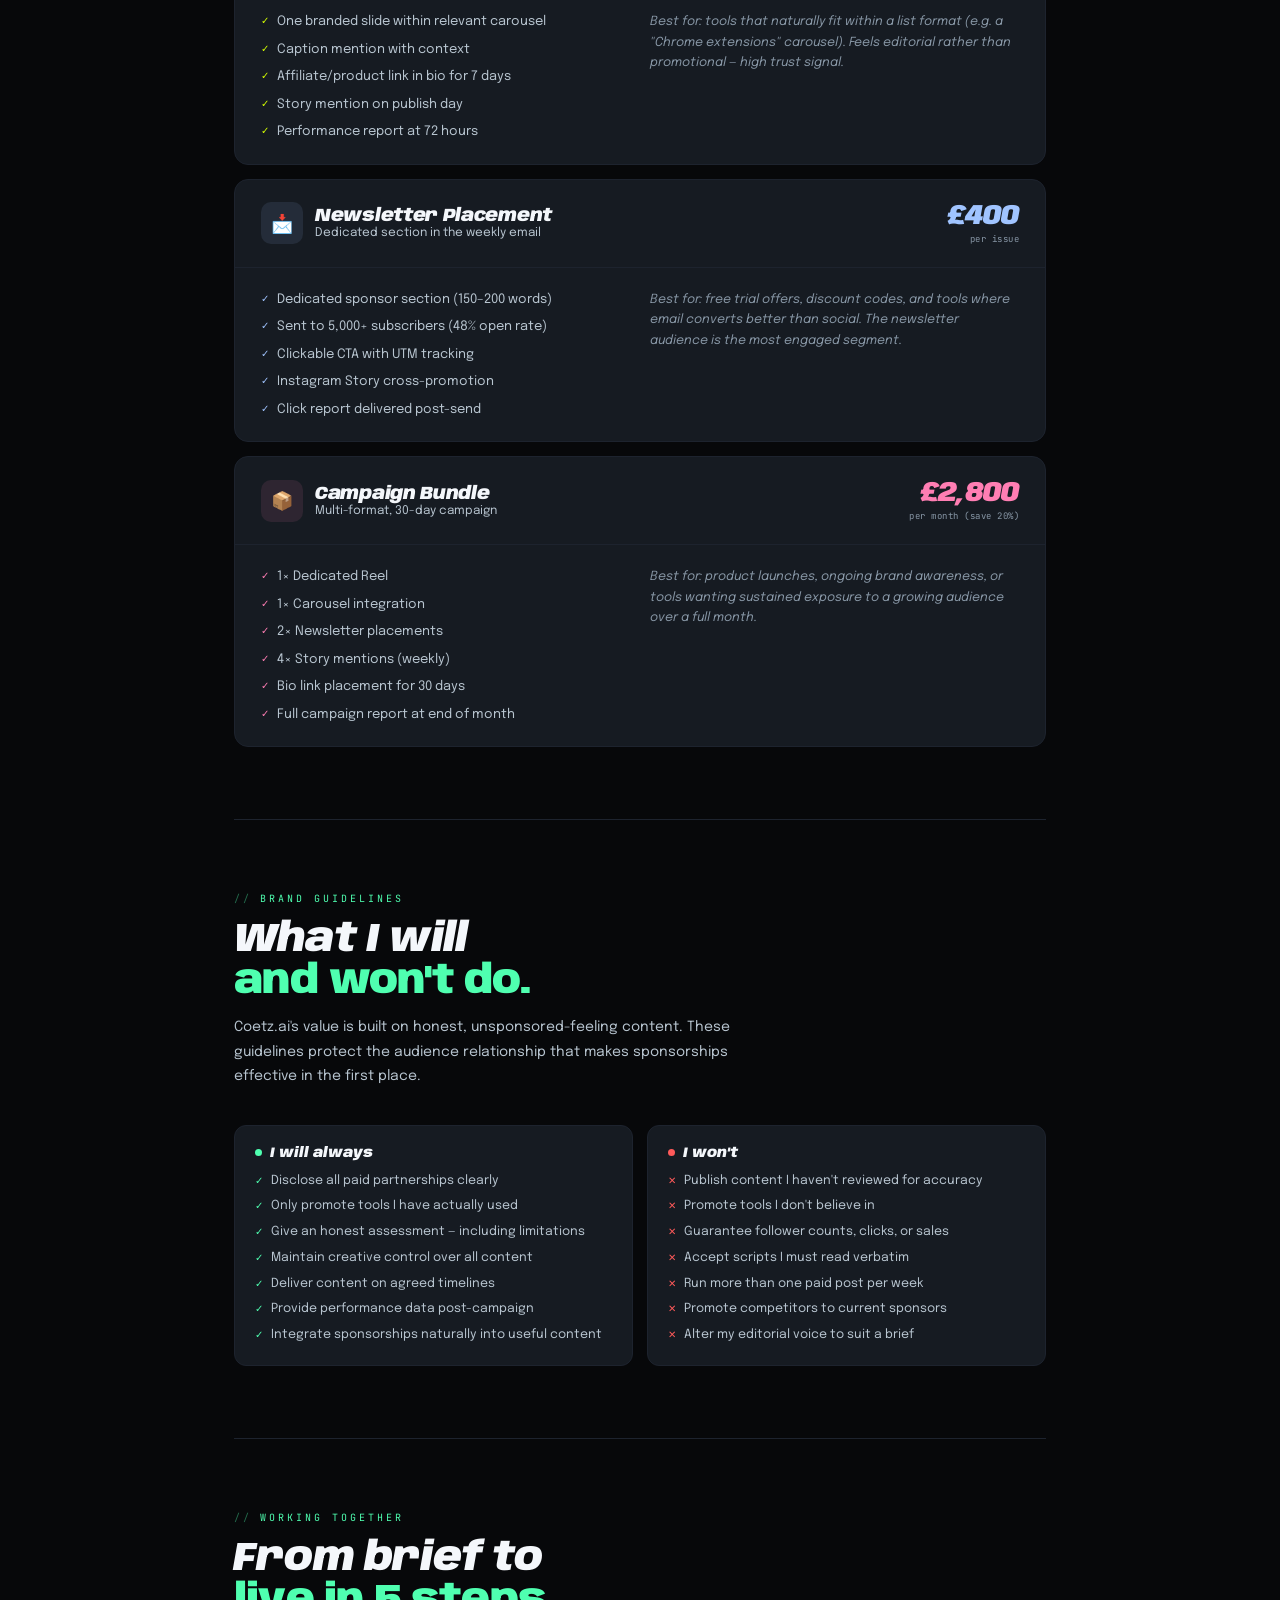
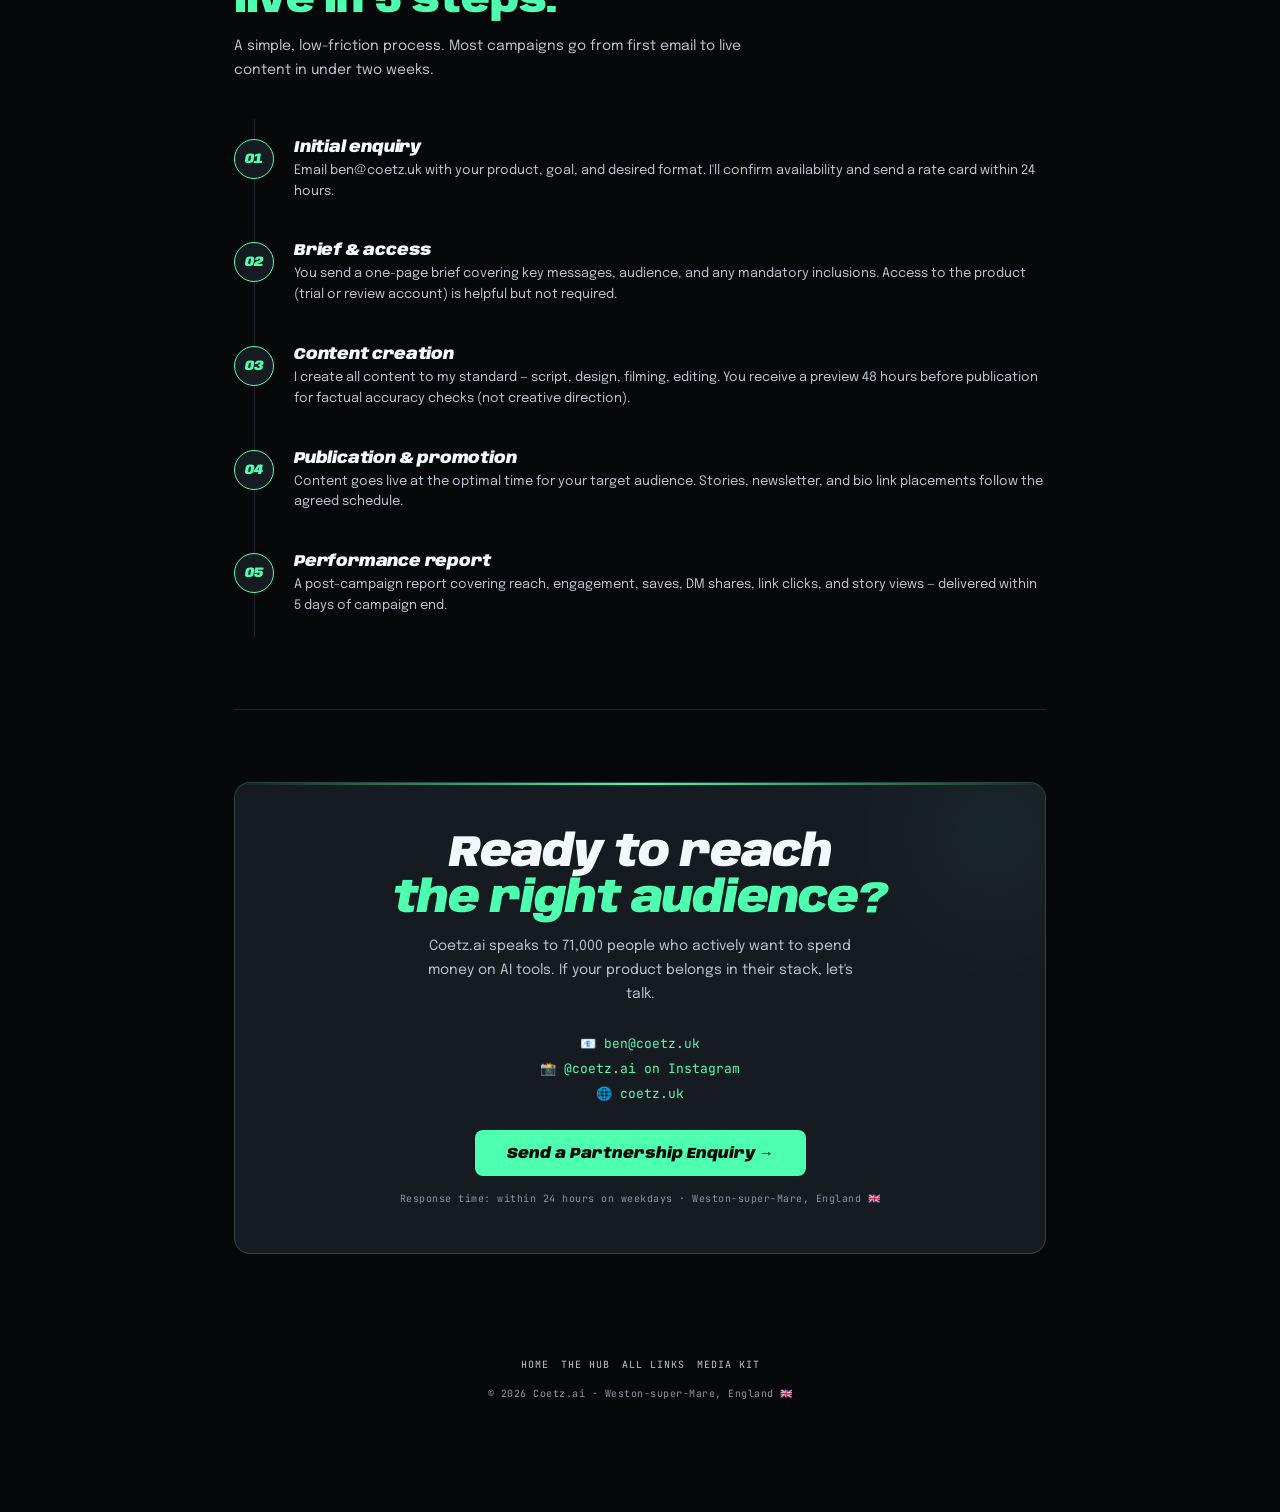
<file: media-kit/index.html>
<!DOCTYPE html>
<html lang="en">
<head>
<meta charset="UTF-8">
<meta name="viewport" content="width=device-width, initial-scale=1.0">
<title>Coetz.ai — Media Kit 2025</title>
<link rel="preconnect" href="https://fonts.googleapis.com">
<link rel="preconnect" href="https://fonts.gstatic.com" crossorigin>
<link href="https://fonts.googleapis.com/css2?family=Anybody:ital,wght@0,400;0,700;0,900;1,400;1,700;1,900&family=JetBrains+Mono:wght@300;400;500&family=Epilogue:wght@300;400;500;600&display=swap" rel="stylesheet">
<link rel="stylesheet" href="/assets/css/style.css">
<style>
body {
  font-family: 'Epilogue', sans-serif;
  font-size: 1em;
  background: var(--ink);
  color: var(--t1);
  max-width: 860px;
  margin: 0 auto;
  padding: 0 24px 80px;
}

/* ── COVER ── */
.cover {
  min-height: 100vh;
  display: flex;
  flex-direction: column;
  justify-content: space-between;
  padding: 48px 0 40px;
  border-bottom: 1px solid var(--lift);
  position: relative;
  overflow: hidden;
}

.cover::before {
  content: '';
  position: absolute;
  top: -200px; right: -200px;
  width: 600px; height: 600px;
  background: radial-gradient(circle, rgba(79,255,176,.06) 0%, transparent 65%);
  pointer-events: none;
}

.cover-top {
  display: flex;
  align-items: center;
  justify-content: space-between;
}

.cover-brand {
  font-family: 'Anybody', sans-serif;
  font-size: 15px;
  font-weight: 900;
  font-style: italic;
  color: var(--t1);
  letter-spacing: -0.3px;
}
.cover-brand span { color: var(--sig); }

.cover-label {
  font-family: 'JetBrains Mono', monospace;
  font-size: 10px;
  letter-spacing: 2px;
  text-transform: uppercase;
  color: var(--t3);
}

/* Accent line */
.accent-rule {
  position: absolute;
  top: 0; left: 0; right: 0;
  height: 2px;
  background: linear-gradient(90deg, var(--sig) 0%, var(--volt) 50%, transparent 100%);
}

.cover-mid {
  flex: 1;
  display: flex;
  flex-direction: column;
  justify-content: center;
  padding: 80px 0 40px;
}

.kit-tag {
  font-family: 'JetBrains Mono', monospace;
  font-size: 10px;
  letter-spacing: 3px;
  text-transform: uppercase;
  color: var(--sig);
  background: rgba(79,255,176,.08);
  border: 1px solid rgba(79,255,176,.2);
  padding: 6px 14px;
  border-radius: 2px;
  display: inline-block;
  margin-bottom: 28px;
}

.cover-h {
  font-family: 'Anybody', sans-serif;
  font-size: clamp(52px, 10vw, 88px);
  font-weight: 900;
  font-style: italic;
  line-height: .92;
  letter-spacing: -3px;
  margin-bottom: 32px;
}

.cover-h .l1 { color: var(--t1); display: block; }
.cover-h .l2 { color: var(--sig); display: block; }
.cover-h .l3 { color: var(--t3); display: block; font-size: .55em; letter-spacing: -1px; font-weight: 400; font-style: normal; margin-top: 8px; }

.cover-desc {
  font-size: 15px;
  color: var(--t2);
  line-height: 1.75;
  max-width: 480px;
  margin-bottom: 40px;
}

.cover-stats {
  display: flex;
  gap: 32px;
  flex-wrap: wrap;
}

.cstat {
  display: flex;
  flex-direction: column;
  gap: 3px;
}
.cstat-n {
  font-family: 'Anybody', sans-serif;
  font-size: 32px;
  font-weight: 900;
  font-style: italic;
  letter-spacing: -1px;
  line-height: 1;
}
.cstat:nth-child(1) .cstat-n { color: var(--sig); }
.cstat:nth-child(2) .cstat-n { color: var(--volt); }
.cstat:nth-child(3) .cstat-n { color: var(--ice); }
.cstat:nth-child(4) .cstat-n { color: var(--coral); }

.cstat-l {
  font-family: 'JetBrains Mono', monospace;
  font-size: 9.5px;
  color: var(--t3);
  letter-spacing: 1.5px;
  text-transform: uppercase;
}

.cover-bot {
  display: flex;
  align-items: center;
  justify-content: space-between;
  padding-top: 32px;
  border-top: 1px solid var(--lift);
  flex-wrap: wrap;
  gap: 12px;
}

.cover-contact {
  font-family: 'JetBrains Mono', monospace;
  font-size: 11px;
  color: var(--t3);
  line-height: 1.7;
  letter-spacing: 0.3px;
}
.cover-contact a { color: var(--sig); text-decoration: none; }

.cover-date {
  font-family: 'JetBrains Mono', monospace;
  font-size: 10px;
  color: var(--t3);
  letter-spacing: 1px;
  text-transform: uppercase;
}

/* ── SHARED SECTION ── */
.section {
  padding: 72px 0;
  border-bottom: 1px solid var(--lift);
}

.sec-eye {
  font-family: 'JetBrains Mono', monospace;
  font-size: 10px;
  letter-spacing: 3px;
  text-transform: uppercase;
  color: var(--sig);
  display: flex;
  align-items: center;
  gap: 8px;
  margin-bottom: 14px;
}
.sec-eye::before { content:'//'; opacity:.4; }

.sec-h {
  font-family: 'Anybody', sans-serif;
  font-size: clamp(24px, 4vw, 40px);
  font-weight: 900;
  font-style: italic;
  letter-spacing: -0.8px;
  line-height: 1.05;
  margin-bottom: 12px;
}
.sec-h em { font-style: normal; color: var(--sig); }

.sec-sub {
  font-size: 14px;
  color: var(--t2);
  line-height: 1.75;
  max-width: 560px;
  margin-bottom: 36px;
}

/* ── AUDIENCE ── */
.aud-grid {
  display: grid;
  grid-template-columns: 1fr 1fr;
  gap: 14px;
  margin-bottom: 28px;
}

@media (max-width:560px) { .aud-grid { grid-template-columns: 1fr; } }

.aud-card {
  background: var(--panel);
  border: 1px solid var(--lift);
  border-radius: 12px;
  padding: 22px;
}

.aud-card-label {
  font-family: 'JetBrains Mono', monospace;
  font-size: 9.5px;
  letter-spacing: 2px;
  text-transform: uppercase;
  color: var(--t3);
  margin-bottom: 10px;
}

.aud-card-val {
  font-family: 'Anybody', sans-serif;
  font-size: 28px;
  font-weight: 900;
  font-style: italic;
  letter-spacing: -0.8px;
  margin-bottom: 4px;
}

.aud-card:nth-child(1) .aud-card-val { color: var(--sig); }
.aud-card:nth-child(2) .aud-card-val { color: var(--volt); }
.aud-card:nth-child(3) .aud-card-val { color: var(--ice); }
.aud-card:nth-child(4) .aud-card-val { color: var(--coral); }

.aud-card-desc {
  font-size: 12.5px;
  color: var(--t2);
  line-height: 1.55;
}

/* Demo bars */
.demo-section { margin-top: 28px; }

.demo-label {
  font-family: 'JetBrains Mono', monospace;
  font-size: 10px;
  letter-spacing: 2px;
  text-transform: uppercase;
  color: var(--t3);
  margin-bottom: 14px;
}

.demo-bar {
  display: flex;
  align-items: center;
  gap: 12px;
  margin-bottom: 10px;
}

.demo-bar-label {
  font-size: 12.5px;
  color: var(--t2);
  min-width: 120px;
}

.demo-bar-track {
  flex: 1;
  height: 5px;
  background: var(--lift);
  border-radius: 3px;
  overflow: hidden;
}

.demo-bar-fill {
  height: 100%;
  border-radius: 3px;
  transition: width 1s ease;
}

.demo-bar-pct {
  font-family: 'JetBrains Mono', monospace;
  font-size: 11px;
  color: var(--t2);
  min-width: 36px;
  text-align: right;
}

/* ── CONTENT FORMATS ── */
.formats-grid {
  display: grid;
  grid-template-columns: repeat(3, 1fr);
  gap: 12px;
}

@media (max-width:560px) { .formats-grid { grid-template-columns: 1fr; } }

.format-card {
  background: var(--panel);
  border: 1px solid var(--lift);
  border-radius: 12px;
  padding: 22px 20px;
  position: relative;
  overflow: hidden;
  transition: border-color .2s, transform .2s;
}
.format-card:hover { transform: translateY(-2px); }

.format-card::before {
  content: '';
  position: absolute;
  top: 0; left: 0; right: 0;
  height: 1.5px;
}

.format-card:nth-child(1)::before { background: var(--sig); }
.format-card:nth-child(2)::before { background: var(--volt); }
.format-card:nth-child(3)::before { background: var(--ice); }
.format-card:nth-child(4)::before { background: var(--coral); }
.format-card:nth-child(5)::before { background: var(--sig); }
.format-card:nth-child(6)::before { background: var(--volt); }

.format-icon { font-size: 22px; margin-bottom: 10px; display: block; }
.format-name {
  font-family: 'Anybody', sans-serif;
  font-size: 15px;
  font-weight: 900;
  font-style: italic;
  letter-spacing: -0.2px;
  margin-bottom: 6px;
}
.format-desc {
  font-size: 12px;
  color: var(--t2);
  line-height: 1.55;
  margin-bottom: 12px;
}

.format-stat {
  font-family: 'JetBrains Mono', monospace;
  font-size: 10px;
  color: var(--t3);
  display: flex;
  align-items: center;
  gap: 6px;
}
.format-stat-dot { width: 5px; height: 5px; border-radius: 50%; }
.format-card:nth-child(1) .format-stat-dot { background: var(--sig); }
.format-card:nth-child(2) .format-stat-dot { background: var(--volt); }
.format-card:nth-child(3) .format-stat-dot { background: var(--ice); }
.format-card:nth-child(4) .format-stat-dot { background: var(--coral); }
.format-card:nth-child(5) .format-stat-dot { background: var(--sig); }
.format-card:nth-child(6) .format-stat-dot { background: var(--volt); }

/* ── PACKAGES ── */
.packages {
  display: flex;
  flex-direction: column;
  gap: 14px;
}

.pkg {
  background: var(--panel);
  border: 1px solid var(--lift);
  border-radius: 14px;
  overflow: hidden;
  transition: border-color .25s;
}

.pkg.featured {
  border-color: rgba(79,255,176,.35);
  box-shadow: 0 0 40px rgba(79,255,176,.06);
}

.pkg-head {
  display: flex;
  align-items: center;
  justify-content: space-between;
  padding: 22px 26px;
  border-bottom: 1px solid var(--lift);
  flex-wrap: wrap;
  gap: 12px;
}

.pkg-name-wrap { display: flex; align-items: center; gap: 12px; }

.pkg-icon {
  width: 42px; height: 42px;
  border-radius: 10px;
  display: flex;
  align-items: center;
  justify-content: center;
  font-size: 18px;
  flex-shrink: 0;
}

.pkg:nth-child(1) .pkg-icon { background: rgba(79,255,176,.1); }
.pkg:nth-child(2) .pkg-icon { background: rgba(212,255,0,.1); }
.pkg:nth-child(3) .pkg-icon { background: rgba(160,196,255,.1); }
.pkg:nth-child(4) .pkg-icon { background: rgba(255,126,179,.1); }

.pkg-name {
  font-family: 'Anybody', sans-serif;
  font-size: 18px;
  font-weight: 900;
  font-style: italic;
  letter-spacing: -0.3px;
}

.pkg-badge {
  font-family: 'JetBrains Mono', monospace;
  font-size: 9px;
  letter-spacing: 1.5px;
  text-transform: uppercase;
  padding: 3px 9px;
  border-radius: 3px;
}

.pkg.featured .pkg-badge { background: rgba(79,255,176,.15); color: var(--sig); }

.pkg-price {
  font-family: 'Anybody', sans-serif;
  font-size: 28px;
  font-weight: 900;
  font-style: italic;
  letter-spacing: -1px;
  text-align: right;
}

.pkg:nth-child(1) .pkg-price { color: var(--sig); }
.pkg:nth-child(2) .pkg-price { color: var(--volt); }
.pkg:nth-child(3) .pkg-price { color: var(--ice); }
.pkg:nth-child(4) .pkg-price { color: var(--coral); }

.pkg-price-note {
  font-family: 'JetBrains Mono', monospace;
  font-size: 9px;
  color: var(--t3);
  text-align: right;
  margin-top: 2px;
  letter-spacing: 0.5px;
}

.pkg-body {
  padding: 22px 26px;
  display: grid;
  grid-template-columns: 1fr 1fr;
  gap: 20px;
  align-items: start;
}

@media (max-width:560px) { .pkg-body { grid-template-columns: 1fr; } }

.pkg-includes {
  list-style: none;
  display: flex;
  flex-direction: column;
  gap: 8px;
}

.pkg-includes li {
  font-size: 13px;
  color: var(--t2);
  display: flex;
  align-items: flex-start;
  gap: 8px;
  line-height: 1.5;
}

.pkg-includes li::before {
  content: '✓';
  font-size: 10px;
  flex-shrink: 0;
  margin-top: 2px;
}
.pkg:nth-child(1) .pkg-includes li::before { color: var(--sig); }
.pkg:nth-child(2) .pkg-includes li::before { color: var(--volt); }
.pkg:nth-child(3) .pkg-includes li::before { color: var(--ice); }
.pkg:nth-child(4) .pkg-includes li::before { color: var(--coral); }

.pkg-detail {
  font-size: 12.5px;
  color: var(--t3);
  line-height: 1.65;
  font-style: italic;
}

/* ── GUIDELINES ── */
.guidelines {
  display: grid;
  grid-template-columns: 1fr 1fr;
  gap: 14px;
}

@media (max-width:560px) { .guidelines { grid-template-columns: 1fr; } }

.gl-card {
  background: var(--panel);
  border: 1px solid var(--lift);
  border-radius: 12px;
  padding: 20px;
}

.gl-title {
  font-family: 'Anybody', sans-serif;
  font-size: 14px;
  font-weight: 900;
  font-style: italic;
  margin-bottom: 12px;
  display: flex;
  align-items: center;
  gap: 8px;
}

.gl-dot { width: 7px; height: 7px; border-radius: 50%; flex-shrink: 0; }
.gl-dot.do   { background: var(--sig); }
.gl-dot.dont { background: #ff5a5a; }

.gl-list { list-style: none; display: flex; flex-direction: column; gap: 7px; }

.gl-list li {
  font-size: 12.5px;
  color: var(--t2);
  display: flex;
  align-items: flex-start;
  gap: 8px;
  line-height: 1.5;
}

.gl-list.do li::before   { content: '✓'; color: var(--sig); font-size: 10px; margin-top: 2px; flex-shrink: 0; }
.gl-list.dont li::before { content: '✕'; color: #ff5a5a; font-size: 10px; margin-top: 2px; flex-shrink: 0; }

/* ── PROCESS ── */
.process {
  display: flex;
  flex-direction: column;
  gap: 0;
  position: relative;
}

.process::before {
  content: '';
  position: absolute;
  left: 20px; top: 0; bottom: 0;
  width: 1px;
  background: var(--lift);
  z-index: 0;
}

.proc-step {
  display: flex;
  gap: 20px;
  align-items: flex-start;
  padding: 20px 0;
  position: relative;
  z-index: 1;
}

.proc-num {
  width: 40px; height: 40px;
  border-radius: 50%;
  background: var(--panel);
  border: 1px solid var(--sig);
  display: flex;
  align-items: center;
  justify-content: center;
  font-family: 'Anybody', sans-serif;
  font-size: 14px;
  font-weight: 900;
  font-style: italic;
  color: var(--sig);
  flex-shrink: 0;
}

.proc-body {}
.proc-title {
  font-family: 'Anybody', sans-serif;
  font-size: 16px;
  font-weight: 900;
  font-style: italic;
  margin-bottom: 5px;
  letter-spacing: -0.2px;
}
.proc-text {
  font-size: 13px;
  color: var(--t2);
  line-height: 1.6;
}

/* ── CONTACT CTA ── */
.contact-block {
  background: var(--panel);
  border: 1px solid rgba(79,255,176,.2);
  border-radius: 16px;
  padding: 48px;
  text-align: center;
  position: relative;
  overflow: hidden;
}

.contact-block::before {
  content: '';
  position: absolute;
  top: 0; left: 0; right: 0;
  height: 2px;
  background: linear-gradient(90deg, transparent, var(--sig), transparent);
}

.contact-block::after {
  content: '';
  position: absolute;
  top: -100px; right: -100px;
  width: 300px; height: 300px;
  background: radial-gradient(circle, rgba(79,255,176,.05), transparent 70%);
  pointer-events: none;
}

.contact-h {
  font-family: 'Anybody', sans-serif;
  font-size: clamp(28px, 5vw, 44px);
  font-weight: 900;
  font-style: italic;
  letter-spacing: -1px;
  margin-bottom: 12px;
  line-height: 1.05;
}

.contact-h span { color: var(--sig); }

.contact-sub {
  font-size: 14px;
  color: var(--t2);
  max-width: 440px;
  margin: 0 auto 28px;
  line-height: 1.7;
}

.contact-details {
  display: flex;
  flex-direction: column;
  gap: 8px;
  align-items: center;
  margin-bottom: 28px;
}

.contact-item {
  font-family: 'JetBrains Mono', monospace;
  font-size: 13px;
  color: var(--t2);
  display: flex;
  align-items: center;
  gap: 8px;
}

.contact-item a { color: var(--sig); text-decoration: none; }

.contact-btn {
  font-family: 'Anybody', sans-serif;
  font-size: 15px;
  font-weight: 900;
  font-style: italic;
  background: var(--sig);
  color: var(--ink);
  border: none;
  padding: 14px 32px;
  border-radius: 8px;
  cursor: pointer;
  display: inline-block;
  text-decoration: none;
  transition: opacity .2s;
}
.contact-btn:hover { opacity: .87; }

.contact-note {
  font-family: 'JetBrains Mono', monospace;
  font-size: 10px;
  color: var(--t3);
  margin-top: 16px;
  letter-spacing: 0.5px;
}

.site-links {
  display: flex;
  gap: 12px;
  justify-content: center;
  flex-wrap: wrap;
  padding: 32px 0 0;
  font-family: 'JetBrains Mono', monospace;
  font-size: 10px;
  letter-spacing: 1px;
  text-transform: uppercase;
}

.site-links a {
  color: var(--t2);
  text-decoration: none;
}

.site-links a:hover { color: var(--sig); }

.foot {
  font-family: 'JetBrains Mono', monospace;
  font-size: 10px;
  color: var(--t3);
  text-align: center;
  letter-spacing: 0.5px;
  padding: 16px 0 32px;
}

/* ── PAGE ANIMATIONS ── */
.cover-mid, .cover-stats { animation: fadeUp .7s ease both; }
.cover-mid { animation-delay: .1s; }
.cover-stats { animation-delay: .25s; }
</style>
</head>
<body>

<!-- ═══ COVER ═══ -->
<div class="cover">
  <div class="accent-rule"></div>

  <div class="cover-top">
    <div class="cover-brand">Coetz<span>.uk</span> · @coetz.ai</div>
    <div class="cover-label">Media Kit · 2025</div>
  </div>

  <div class="cover-mid">
    <div class="kit-tag">// Partnership & Sponsorship</div>
    <h1 class="cover-h">
      <span class="l1">Brand</span>
      <span class="l2">Media Kit.</span>
      <span class="l3">AI Tools & Productivity · Instagram · @coetz.ai</span>
    </h1>
    <p class="cover-desc">
      Coetz.ai is a faceless Instagram theme page delivering daily AI tool reviews, prompt hacks, and workflow automations to a highly engaged, purchase-intent audience of productivity-focused professionals.
    </p>
    <div class="cover-stats">
      <div class="cstat">
        <span class="cstat-n">71K</span>
        <span class="cstat-l">Followers</span>
      </div>
      <div class="cstat">
        <span class="cstat-n">4.8%</span>
        <span class="cstat-l">Avg. Engagement</span>
      </div>
      <div class="cstat">
        <span class="cstat-n">5K+</span>
        <span class="cstat-l">Email Subscribers</span>
      </div>
      <div class="cstat">
        <span class="cstat-n">£0</span>
        <span class="cstat-l">Paid Promotions to Date</span>
      </div>
    </div>
  </div>

  <div class="cover-bot">
    <div class="cover-contact">
      Partnership enquiries: <a href="mailto:ben@coetz.uk">ben@coetz.uk</a><br>
      Instagram: <a href="https://instagram.com/coetz.ai">@coetz.ai</a> · Website: <a href="https://coetz.uk">coetz.uk</a>
    </div>
    <div class="cover-date">Updated May 2025</div>
  </div>
</div>

<!-- ═══ AUDIENCE ═══ -->
<div class="section">
  <div class="sec-eye">Audience</div>
  <h2 class="sec-h">Who's <em>watching.</em></h2>
  <p class="sec-sub">An audience built entirely through organic content — no paid follower growth, no follow/unfollow tactics. Every follower chose to follow because the content was genuinely useful.</p>

  <div class="aud-grid">
    <div class="aud-card">
      <div class="aud-card-label">Primary Age Range</div>
      <div class="aud-card-val">25–34</div>
      <div class="aud-card-desc">Core demographic — digitally native professionals actively building skills and optimising their workflows</div>
    </div>
    <div class="aud-card">
      <div class="aud-card-label">Top Audience Location</div>
      <div class="aud-card-val">UK / US</div>
      <div class="aud-card-desc">60% English-speaking markets. Strong UK base (35%), US (28%), Australia, Canada rounding out top four</div>
    </div>
    <div class="aud-card">
      <div class="aud-card-label">Save Rate (vs. avg)</div>
      <div class="aud-card-val">3.2×</div>
      <div class="aud-card-desc">Save rate is 3.2× the niche average — indicating high-intent, return-to-it content that drives considered purchasing</div>
    </div>
    <div class="aud-card">
      <div class="aud-card-label">Avg. DM Shares / Post</div>
      <div class="aud-card-val">340+</div>
      <div class="aud-card-desc">DM shares are Instagram's strongest distribution signal — and the strongest indicator of word-of-mouth potential for sponsors</div>
    </div>
  </div>

  <div class="demo-section">
    <div class="demo-label">Audience breakdown by profession</div>

    <div class="demo-bar">
      <div class="demo-bar-label">Marketers & Content</div>
      <div class="demo-bar-track"><div class="demo-bar-fill" style="width:34%; background:var(--sig);"></div></div>
      <div class="demo-bar-pct">34%</div>
    </div>
    <div class="demo-bar">
      <div class="demo-bar-label">Founders & Solopreneurs</div>
      <div class="demo-bar-track"><div class="demo-bar-fill" style="width:26%; background:var(--volt);"></div></div>
      <div class="demo-bar-pct">26%</div>
    </div>
    <div class="demo-bar">
      <div class="demo-bar-label">Tech & Product</div>
      <div class="demo-bar-track"><div class="demo-bar-fill" style="width:19%; background:var(--ice);"></div></div>
      <div class="demo-bar-pct">19%</div>
    </div>
    <div class="demo-bar">
      <div class="demo-bar-label">Freelancers</div>
      <div class="demo-bar-track"><div class="demo-bar-fill" style="width:14%; background:var(--coral);"></div></div>
      <div class="demo-bar-pct">14%</div>
    </div>
    <div class="demo-bar">
      <div class="demo-bar-label">Students & Others</div>
      <div class="demo-bar-track"><div class="demo-bar-fill" style="width:7%; background:var(--t3);"></div></div>
      <div class="demo-bar-pct">7%</div>
    </div>
  </div>
</div>

<!-- ═══ CONTENT FORMATS ═══ -->
<div class="section">
  <div class="sec-eye">Content</div>
  <h2 class="sec-h">Six formats.<br><em>All original.</em></h2>
  <p class="sec-sub">Every piece of content is researched, written, and produced in-house. No AI-generated posts, no recycled content. Sponsorships are integrated naturally — never bolted on.</p>

  <div class="formats-grid">
    <div class="format-card">
      <span class="format-icon">🃏</span>
      <div class="format-name">Carousel Posts</div>
      <div class="format-desc">7–12 slide educational content. Highest save rate of any format. Tool lists, frameworks, and how-tos.</div>
      <div class="format-stat"><div class="format-stat-dot"></div>Avg. reach: 40–65K</div>
    </div>
    <div class="format-card">
      <span class="format-icon">▶️</span>
      <div class="format-name">Reels</div>
      <div class="format-desc">15–45 second tool demos and AI comparisons. Highest DM share rate. Drives the majority of follower growth.</div>
      <div class="format-stat"><div class="format-stat-dot"></div>Avg. views: 70–200K</div>
    </div>
    <div class="format-card">
      <span class="format-icon">📖</span>
      <div class="format-name">Stories</div>
      <div class="format-desc">Daily audience touchpoints — polls, Q&As, link stickers. Highest conversion surface for product clicks.</div>
      <div class="format-stat"><div class="format-stat-dot"></div>Avg. views: 8–14K</div>
    </div>
    <div class="format-card">
      <span class="format-icon">📩</span>
      <div class="format-name">Newsletter</div>
      <div class="format-desc">Weekly email to 5,000+ subscribers. 48% open rate. Sponsor mentions carry over from Instagram to inbox.</div>
      <div class="format-stat"><div class="format-stat-dot"></div>48% open rate</div>
    </div>
    <div class="format-card">
      <span class="format-icon">🔗</span>
      <div class="format-name">Link in Bio</div>
      <div class="format-desc">Linktree-style landing page at coetz.uk — curated affiliate and sponsor placements with clear CTAs.</div>
      <div class="format-stat"><div class="format-stat-dot"></div>~600 clicks/week</div>
    </div>
    <div class="format-card">
      <span class="format-icon">🌟</span>
      <div class="format-name">Highlights</div>
      <div class="format-desc">Permanent story collections by tool or topic. Persistent discovery surface for new profile visitors.</div>
      <div class="format-stat"><div class="format-stat-dot"></div>Evergreen visibility</div>
    </div>
  </div>
</div>

<!-- ═══ PACKAGES ═══ -->
<div class="section">
  <div class="sec-eye">Sponsorship Packages</div>
  <h2 class="sec-h">Four ways to<br><em>work together.</em></h2>
  <p class="sec-sub">All rates are per placement. Discounts available for multi-post campaigns. Minimum one-week notice required. Final creative approval always with Coetz.ai to protect audience trust.</p>

  <div class="packages">

    <div class="pkg featured">
      <div class="pkg-head">
        <div class="pkg-name-wrap">
          <div class="pkg-icon">🎬</div>
          <div>
            <div class="pkg-name">Dedicated Reel</div>
            <div style="font-size:12px;color:var(--t2);margin-top:2px;">Full 30–45 second product showcase</div>
          </div>
        </div>
        <div>
          <div class="pkg-badge">Most Popular</div>
          <div class="pkg-price">£1,200</div>
          <div class="pkg-price-note">per placement</div>
        </div>
      </div>
      <div class="pkg-body">
        <ul class="pkg-includes">
          <li>Dedicated 30–45 second Reel</li>
          <li>Reshared to Stories (organic views)</li>
          <li>Pinned for 7 days post-publication</li>
          <li>Performance report at 72 hours</li>
          <li>Usage rights for your own channels (30 days)</li>
        </ul>
        <div class="pkg-detail">Best for: SaaS products, AI tools, productivity apps. The Reel format reaches the widest non-follower audience through Reels Explorer and DM sharing.</div>
      </div>
    </div>

    <div class="pkg">
      <div class="pkg-head">
        <div class="pkg-name-wrap">
          <div class="pkg-icon">🃏</div>
          <div>
            <div class="pkg-name">Carousel Integration</div>
            <div style="font-size:12px;color:var(--t2);margin-top:2px;">One slide within an editorial carousel</div>
          </div>
        </div>
        <div>
          <div class="pkg-price">£600</div>
          <div class="pkg-price-note">per placement</div>
        </div>
      </div>
      <div class="pkg-body">
        <ul class="pkg-includes">
          <li>One branded slide within relevant carousel</li>
          <li>Caption mention with context</li>
          <li>Affiliate/product link in bio for 7 days</li>
          <li>Story mention on publish day</li>
          <li>Performance report at 72 hours</li>
        </ul>
        <div class="pkg-detail">Best for: tools that naturally fit within a list format (e.g. a "Chrome extensions" carousel). Feels editorial rather than promotional — high trust signal.</div>
      </div>
    </div>

    <div class="pkg">
      <div class="pkg-head">
        <div class="pkg-name-wrap">
          <div class="pkg-icon">📩</div>
          <div>
            <div class="pkg-name">Newsletter Placement</div>
            <div style="font-size:12px;color:var(--t2);margin-top:2px;">Dedicated section in the weekly email</div>
          </div>
        </div>
        <div>
          <div class="pkg-price">£400</div>
          <div class="pkg-price-note">per issue</div>
        </div>
      </div>
      <div class="pkg-body">
        <ul class="pkg-includes">
          <li>Dedicated sponsor section (150–200 words)</li>
          <li>Sent to 5,000+ subscribers (48% open rate)</li>
          <li>Clickable CTA with UTM tracking</li>
          <li>Instagram Story cross-promotion</li>
          <li>Click report delivered post-send</li>
        </ul>
        <div class="pkg-detail">Best for: free trial offers, discount codes, and tools where email converts better than social. The newsletter audience is the most engaged segment.</div>
      </div>
    </div>

    <div class="pkg">
      <div class="pkg-head">
        <div class="pkg-name-wrap">
          <div class="pkg-icon">📦</div>
          <div>
            <div class="pkg-name">Campaign Bundle</div>
            <div style="font-size:12px;color:var(--t2);margin-top:2px;">Multi-format, 30-day campaign</div>
          </div>
        </div>
        <div>
          <div class="pkg-price">£2,800</div>
          <div class="pkg-price-note">per month (save 20%)</div>
        </div>
      </div>
      <div class="pkg-body">
        <ul class="pkg-includes">
          <li>1× Dedicated Reel</li>
          <li>1× Carousel integration</li>
          <li>2× Newsletter placements</li>
          <li>4× Story mentions (weekly)</li>
          <li>Bio link placement for 30 days</li>
          <li>Full campaign report at end of month</li>
        </ul>
        <div class="pkg-detail">Best for: product launches, ongoing brand awareness, or tools wanting sustained exposure to a growing audience over a full month.</div>
      </div>
    </div>

  </div>
</div>

<!-- ═══ GUIDELINES ═══ -->
<div class="section">
  <div class="sec-eye">Brand Guidelines</div>
  <h2 class="sec-h">What I will<br><em>and won't do.</em></h2>
  <p class="sec-sub">Coetz.ai's value is built on honest, unsponsored-feeling content. These guidelines protect the audience relationship that makes sponsorships effective in the first place.</p>

  <div class="guidelines">
    <div class="gl-card">
      <div class="gl-title"><div class="gl-dot do"></div>I will always</div>
      <ul class="gl-list do">
        <li>Disclose all paid partnerships clearly</li>
        <li>Only promote tools I have actually used</li>
        <li>Give an honest assessment — including limitations</li>
        <li>Maintain creative control over all content</li>
        <li>Deliver content on agreed timelines</li>
        <li>Provide performance data post-campaign</li>
        <li>Integrate sponsorships naturally into useful content</li>
      </ul>
    </div>
    <div class="gl-card">
      <div class="gl-title"><div class="gl-dot dont"></div>I won't</div>
      <ul class="gl-list dont">
        <li>Publish content I haven't reviewed for accuracy</li>
        <li>Promote tools I don't believe in</li>
        <li>Guarantee follower counts, clicks, or sales</li>
        <li>Accept scripts I must read verbatim</li>
        <li>Run more than one paid post per week</li>
        <li>Promote competitors to current sponsors</li>
        <li>Alter my editorial voice to suit a brief</li>
      </ul>
    </div>
  </div>
</div>

<!-- ═══ PROCESS ═══ -->
<div class="section">
  <div class="sec-eye">Working Together</div>
  <h2 class="sec-h">From brief to<br><em>live in 5 steps.</em></h2>
  <p class="sec-sub">A simple, low-friction process. Most campaigns go from first email to live content in under two weeks.</p>

  <div class="process">
    <div class="proc-step">
      <div class="proc-num">01</div>
      <div class="proc-body">
        <div class="proc-title">Initial enquiry</div>
        <div class="proc-text">Email ben@coetz.uk with your product, goal, and desired format. I'll confirm availability and send a rate card within 24 hours.</div>
      </div>
    </div>
    <div class="proc-step">
      <div class="proc-num">02</div>
      <div class="proc-body">
        <div class="proc-title">Brief & access</div>
        <div class="proc-text">You send a one-page brief covering key messages, audience, and any mandatory inclusions. Access to the product (trial or review account) is helpful but not required.</div>
      </div>
    </div>
    <div class="proc-step">
      <div class="proc-num">03</div>
      <div class="proc-body">
        <div class="proc-title">Content creation</div>
        <div class="proc-text">I create all content to my standard — script, design, filming, editing. You receive a preview 48 hours before publication for factual accuracy checks (not creative direction).</div>
      </div>
    </div>
    <div class="proc-step">
      <div class="proc-num">04</div>
      <div class="proc-body">
        <div class="proc-title">Publication & promotion</div>
        <div class="proc-text">Content goes live at the optimal time for your target audience. Stories, newsletter, and bio link placements follow the agreed schedule.</div>
      </div>
    </div>
    <div class="proc-step">
      <div class="proc-num">05</div>
      <div class="proc-body">
        <div class="proc-title">Performance report</div>
        <div class="proc-text">A post-campaign report covering reach, engagement, saves, DM shares, link clicks, and story views — delivered within 5 days of campaign end.</div>
      </div>
    </div>
  </div>
</div>

<!-- ═══ CONTACT ═══ -->
<div class="section" style="border-bottom:none;">
  <div class="contact-block">
    <h2 class="contact-h">Ready to reach<br><span>the right audience?</span></h2>
    <p class="contact-sub">Coetz.ai speaks to 71,000 people who actively want to spend money on AI tools. If your product belongs in their stack, let's talk.</p>

    <div class="contact-details">
      <div class="contact-item">📧 <a href="mailto:ben@coetz.uk">ben@coetz.uk</a></div>
      <div class="contact-item">📸 <a href="https://instagram.com/coetz.ai">@coetz.ai on Instagram</a></div>
      <div class="contact-item">🌐 <a href="https://coetz.uk">coetz.uk</a></div>
    </div>

    <a href="mailto:ben@coetz.uk?subject=Partnership Enquiry — Coetz.ai&body=Hi Ben,%0D%0A%0D%0AI'd like to discuss a partnership with Coetz.ai.%0D%0A%0D%0AProduct:%0D%0AGoal:%0D%0APreferred format:%0D%0ABudget range:%0D%0A%0D%0ALooking forward to hearing from you." class="contact-btn">
      Send a Partnership Enquiry →
    </a>

    <div class="contact-note">Response time: within 24 hours on weekdays · Weston-super-Mare, England 🇬🇧</div>
  </div>
</div>

<div class="site-links">
  <a href="../">Home</a>
  <a href="../blog/">The Hub</a>
  <a href="../links/">All Links</a>
  <a href="../media-kit/">Media Kit</a>
</div>
<div class="foot">© <span class="current-year"></span> Coetz.ai · Weston-super-Mare, England 🇬🇧</div>

<script>
  document.querySelectorAll('.current-year').forEach(year => {
    year.textContent = new Date().getFullYear();
  });
</script>
</body>
</html>
</file>
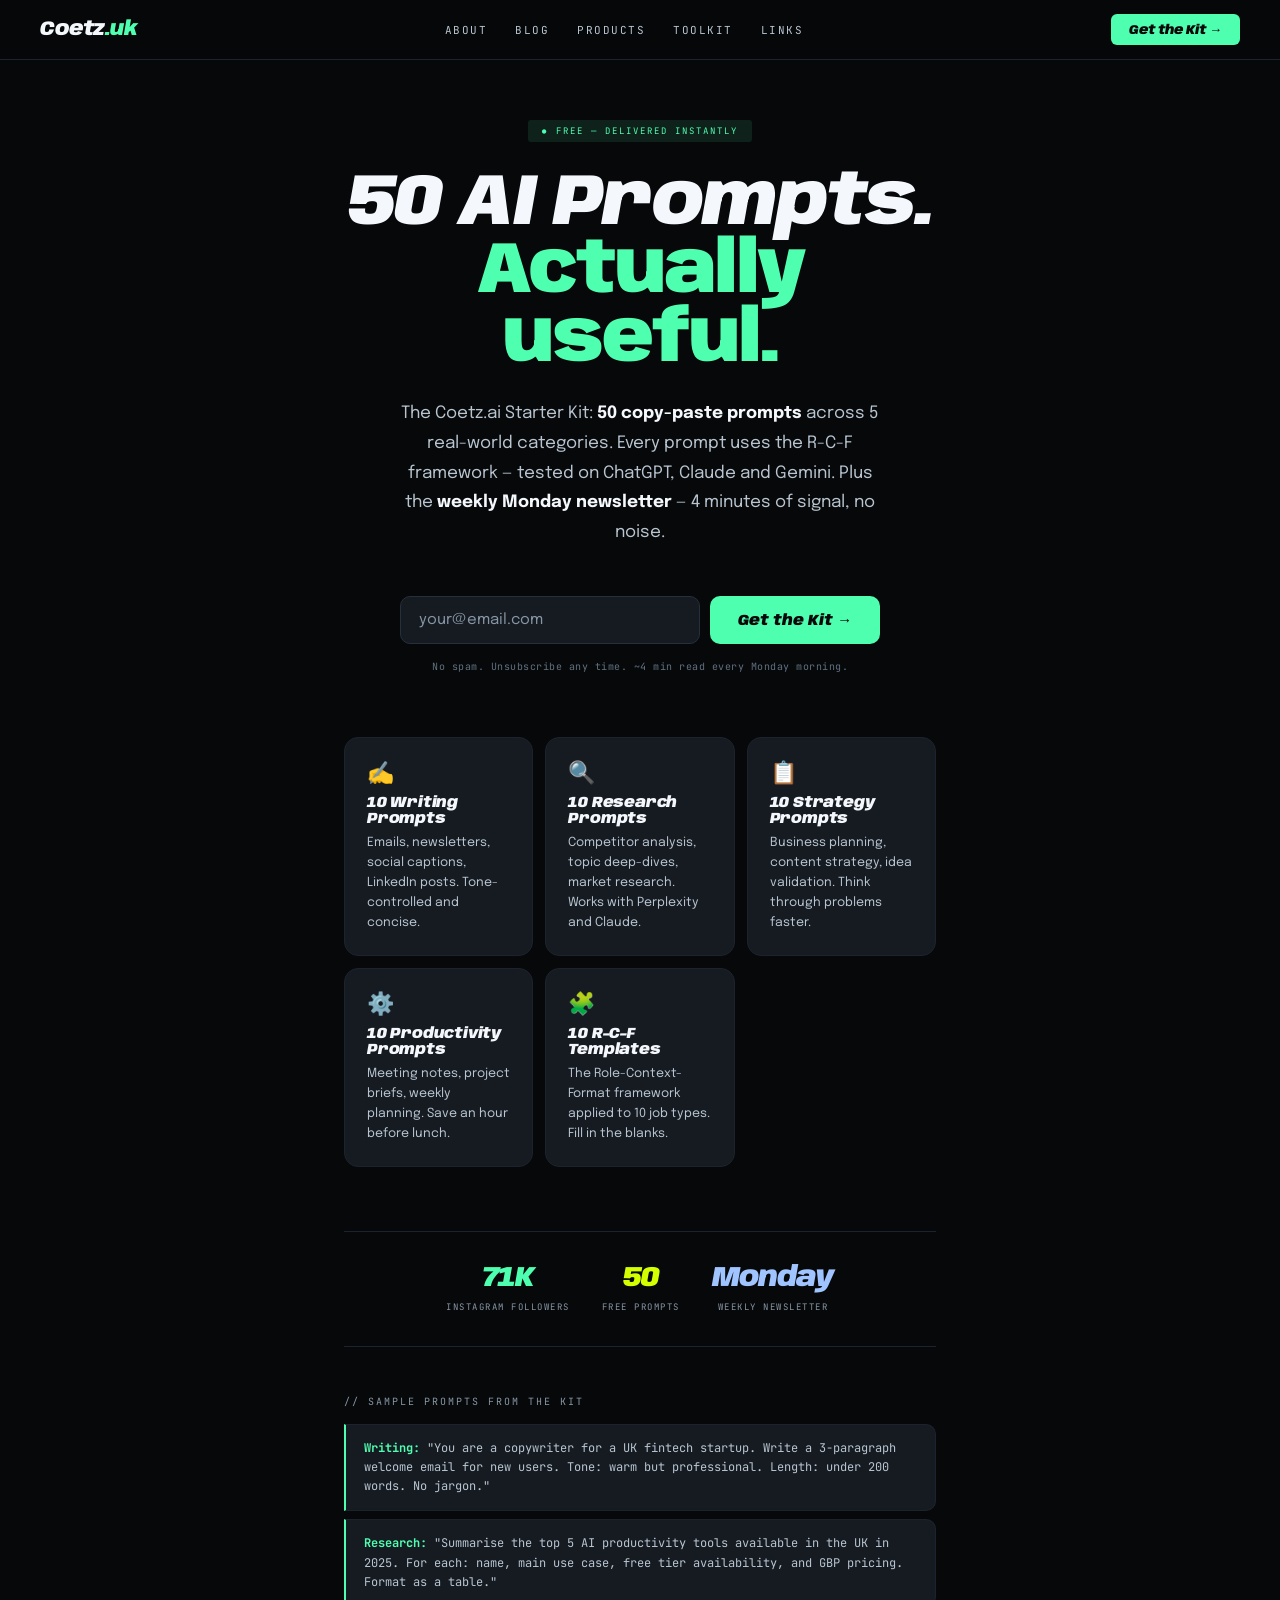
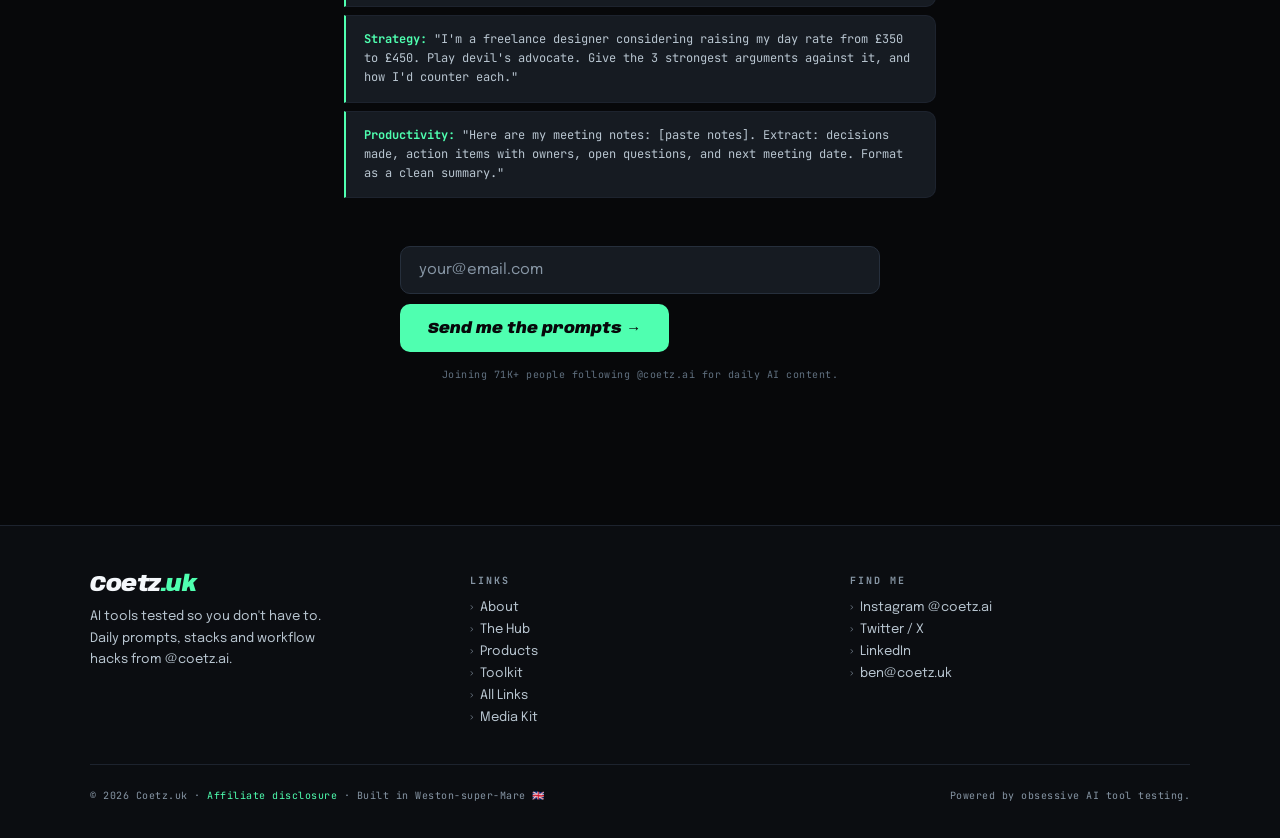
<file: newsletter/index.html>
<!DOCTYPE html>
<html lang="en">
<head>
<meta charset="UTF-8">
<meta name="viewport" content="width=device-width, initial-scale=1.0">
<title>Free AI Prompt Kit — 50 Copy-Paste Prompts | Coetz.uk</title>
<meta name="description" content="Get 50 free AI prompts plus the weekly Coetz.ai newsletter. Tested prompts for writing, research, emails and strategy. Delivered instantly, free forever.">
<link rel="canonical" href="https://coetz.uk/newsletter/">

<meta property="og:type" content="website">
<meta property="og:url" content="https://coetz.uk/newsletter/">
<meta property="og:title" content="50 Free AI Prompts — The Coetz.ai Starter Kit">
<meta property="og:description" content="Copy-paste AI prompts that work. 50 tested prompts across 5 categories, delivered instantly. Plus the Monday newsletter.">
<meta property="og:image" content="https://coetz.uk/media/og-card.png">
<meta property="og:site_name" content="Coetz.uk">
<meta property="og:locale" content="en_GB">

<meta name="twitter:card" content="summary_large_image">
<meta name="twitter:site" content="@coetz_ai">
<meta name="twitter:title" content="50 Free AI Prompts — The Coetz.ai Starter Kit">
<meta name="twitter:description" content="Copy-paste AI prompts that work. Free. Instant.">
<meta name="twitter:image" content="https://coetz.uk/media/og-card.png">

<meta name="robots" content="index, follow">
<meta name="author" content="Coetz.uk">

<script type="application/ld+json">
{
  "@context": "https://schema.org",
  "@type": "WebPage",
  "name": "Free AI Prompt Kit — The Coetz.ai Starter Kit",
  "description": "50 free copy-paste AI prompts across 5 categories plus the weekly Coetz.ai newsletter",
  "url": "https://coetz.uk/newsletter/",
  "inLanguage": "en-GB",
  "breadcrumb": {
    "@type": "BreadcrumbList",
    "itemListElement": [
      { "@type": "ListItem", "position": 1, "name": "Home", "item": "https://coetz.uk" },
      { "@type": "ListItem", "position": 2, "name": "Free Prompt Kit" }
    ]
  }
}
</script>

<link rel="preconnect" href="https://fonts.googleapis.com">
<link rel="preconnect" href="https://fonts.gstatic.com" crossorigin>
<link href="https://fonts.googleapis.com/css2?family=Anybody:ital,wght@0,400;0,700;0,900;1,400;1,700;1,900&family=JetBrains+Mono:ital,wght@0,300;0,400;0,500;1,300&family=Epilogue:wght@300;400;500;600&display=swap" rel="stylesheet">
<link rel="stylesheet" href="/assets/css/style.css">
<style>
.nl-wrap{max-width:640px;margin:0 auto;padding:120px 24px 80px;text-align:center;}

.nl-badge{
  font-family:'JetBrains Mono',monospace;font-size:9px;letter-spacing:2px;text-transform:uppercase;
  background:rgba(79,255,176,.1);color:var(--sig);padding:5px 14px;border-radius:3px;
  display:inline-flex;align-items:center;gap:8px;margin-bottom:28px;
}
.nl-badge::before{content:'●';font-size:7px;animation:pulse 2s infinite;}
@keyframes pulse{0%,100%{opacity:1;}50%{opacity:.3;}}

.nl-h1{
  font-family:'Anybody',sans-serif;font-size:clamp(40px,8vw,72px);
  font-weight:900;font-style:italic;line-height:.95;letter-spacing:-2px;margin-bottom:24px;
}
.nl-h1 em{font-style:normal;color:var(--sig);}

.nl-sub{font-size:17px;color:var(--t2);line-height:1.75;max-width:480px;margin:0 auto 48px;}
.nl-sub strong{color:var(--t1);}

/* Beehiiv form */
.nl-form{display:flex;gap:10px;max-width:480px;margin:0 auto 16px;flex-wrap:wrap;}
.nl-form input[type="email"]{
  flex:1;min-width:240px;background:var(--panel);border:1px solid var(--rim);border-radius:10px;
  padding:15px 18px;font-family:'Epilogue',sans-serif;font-size:15px;
  color:var(--t1);outline:none;transition:border-color .2s;
}
.nl-form input[type="email"]::placeholder{color:var(--t3);}
.nl-form input[type="email"]:focus{border-color:var(--sig);}
.nl-form button{
  font-family:'Anybody',sans-serif;font-size:15px;font-weight:900;font-style:italic;
  background:var(--sig);color:var(--ink);border:none;padding:15px 28px;border-radius:10px;
  cursor:pointer;white-space:nowrap;transition:opacity .2s,transform .2s;
}
.nl-form button:hover{opacity:.87;transform:translateY(-1px);}

.nl-note{font-family:'JetBrains Mono',monospace;font-size:10px;color:var(--t4);letter-spacing:0.5px;margin-bottom:64px;}

/* What's included grid */
.nl-includes{
  display:grid;grid-template-columns:repeat(auto-fit,minmax(175px,1fr));
  gap:12px;text-align:left;margin:64px 0;
}
.nl-include-card{background:var(--panel);border:1px solid var(--lift);border-radius:14px;padding:22px;}
.nl-include-icon{font-size:22px;margin-bottom:10px;display:block;}
.nl-include-title{
  font-family:'Anybody',sans-serif;font-size:15px;font-weight:900;font-style:italic;
  letter-spacing:-0.2px;margin-bottom:6px;
}
.nl-include-body{font-size:12.5px;color:var(--t2);line-height:1.6;}

/* Social proof */
.nl-proof{
  display:flex;justify-content:center;gap:32px;flex-wrap:wrap;
  padding:32px 0;border-top:1px solid var(--lift);border-bottom:1px solid var(--lift);margin:48px 0;
}
.nl-proof-item{text-align:center;}
.nl-proof-num{
  font-family:'Anybody',sans-serif;font-size:28px;font-weight:900;font-style:italic;
  letter-spacing:-1px;display:block;margin-bottom:4px;
}
.nl-proof-lbl{font-family:'JetBrains Mono',monospace;font-size:9px;letter-spacing:1.5px;text-transform:uppercase;color:var(--t3);}
.nl-proof-item:nth-child(1) .nl-proof-num{color:var(--sig);}
.nl-proof-item:nth-child(2) .nl-proof-num{color:var(--volt);}
.nl-proof-item:nth-child(3) .nl-proof-num{color:var(--ice);}

/* Sample prompts */
.nl-prompts{text-align:left;margin:48px 0;}
.nl-prompts-label{
  font-family:'JetBrains Mono',monospace;font-size:10px;letter-spacing:2px;
  text-transform:uppercase;color:var(--t3);margin-bottom:16px;
}
.nl-prompt{
  background:var(--panel);border:1px solid var(--lift);border-left:2px solid var(--sig);
  border-radius:0 10px 10px 0;padding:14px 18px;margin-bottom:8px;
  font-family:'JetBrains Mono',monospace;font-size:12px;color:var(--t2);line-height:1.6;
}
.nl-prompt strong{color:var(--t1);}
.nl-prompt-cat{color:var(--sig);}

@media(max-width:600px){.nl-wrap{padding:100px 20px 60px;}}
</style>
</head>
<body>

<nav>
  <a href="/" class="nav-brand">Coetz<span class="tld">.uk</span></a>
  <ul class="nav-links">
    <li><a href="/#about">About</a></li>
    <li><a href="/blog/">Blog</a></li>
    <li><a href="/#products">Products</a></li>
    <li><a href="/tools/">Toolkit</a></li>
    <li><a href="/links/">Links</a></li>
  </ul>
  <a href="#signup" class="nav-cta">Get the Kit →</a>
</nav>

<div class="nl-wrap">

  <div class="nl-badge">Free — Delivered instantly</div>

  <h1 class="nl-h1">50 AI Prompts.<br><em>Actually useful.</em></h1>

  <p class="nl-sub">
    The Coetz.ai Starter Kit: <strong>50 copy-paste prompts</strong> across 5 real-world categories. Every prompt uses the R-C-F framework — tested on ChatGPT, Claude and Gemini. Plus the <strong>weekly Monday newsletter</strong> — 4 minutes of signal, no noise.
  </p>

  <!-- Beehiiv signup form — replace YOUR_PUB_ID with your Beehiiv publication ID -->
  <form
    id="signup"
    class="nl-form"
    action="https://www.beehiiv.com/subscribe/YOUR_PUB_ID"
    method="POST"
    target="_blank"
    rel="noopener">
    <input type="email" name="email" placeholder="your@email.com" required autocomplete="email">
    <button type="submit">Get the Kit →</button>
  </form>
  <p class="nl-note">No spam. Unsubscribe any time. ~4 min read every Monday morning.</p>

  <div class="nl-includes">
    <div class="nl-include-card">
      <span class="nl-include-icon">✍️</span>
      <div class="nl-include-title">10 Writing Prompts</div>
      <div class="nl-include-body">Emails, newsletters, social captions, LinkedIn posts. Tone-controlled and concise.</div>
    </div>
    <div class="nl-include-card">
      <span class="nl-include-icon">🔍</span>
      <div class="nl-include-title">10 Research Prompts</div>
      <div class="nl-include-body">Competitor analysis, topic deep-dives, market research. Works with Perplexity and Claude.</div>
    </div>
    <div class="nl-include-card">
      <span class="nl-include-icon">📋</span>
      <div class="nl-include-title">10 Strategy Prompts</div>
      <div class="nl-include-body">Business planning, content strategy, idea validation. Think through problems faster.</div>
    </div>
    <div class="nl-include-card">
      <span class="nl-include-icon">⚙️</span>
      <div class="nl-include-title">10 Productivity Prompts</div>
      <div class="nl-include-body">Meeting notes, project briefs, weekly planning. Save an hour before lunch.</div>
    </div>
    <div class="nl-include-card">
      <span class="nl-include-icon">🧩</span>
      <div class="nl-include-title">10 R-C-F Templates</div>
      <div class="nl-include-body">The Role-Context-Format framework applied to 10 job types. Fill in the blanks.</div>
    </div>
  </div>

  <div class="nl-proof">
    <div class="nl-proof-item">
      <span class="nl-proof-num">71K</span>
      <span class="nl-proof-lbl">Instagram followers</span>
    </div>
    <div class="nl-proof-item">
      <span class="nl-proof-num">50</span>
      <span class="nl-proof-lbl">Free prompts</span>
    </div>
    <div class="nl-proof-item">
      <span class="nl-proof-num">Monday</span>
      <span class="nl-proof-lbl">Weekly newsletter</span>
    </div>
  </div>

  <div class="nl-prompts">
    <div class="nl-prompts-label">// sample prompts from the kit</div>
    <div class="nl-prompt">
      <strong><span class="nl-prompt-cat">Writing:</span></strong> "You are a copywriter for a UK fintech startup. Write a 3-paragraph welcome email for new users. Tone: warm but professional. Length: under 200 words. No jargon."
    </div>
    <div class="nl-prompt">
      <strong><span class="nl-prompt-cat">Research:</span></strong> "Summarise the top 5 AI productivity tools available in the UK in 2025. For each: name, main use case, free tier availability, and GBP pricing. Format as a table."
    </div>
    <div class="nl-prompt">
      <strong><span class="nl-prompt-cat">Strategy:</span></strong> "I'm a freelance designer considering raising my day rate from £350 to £450. Play devil's advocate. Give the 3 strongest arguments against it, and how I'd counter each."
    </div>
    <div class="nl-prompt">
      <strong><span class="nl-prompt-cat">Productivity:</span></strong> "Here are my meeting notes: [paste notes]. Extract: decisions made, action items with owners, open questions, and next meeting date. Format as a clean summary."
    </div>
  </div>

  <form
    class="nl-form"
    action="https://www.beehiiv.com/subscribe/YOUR_PUB_ID"
    method="POST"
    target="_blank"
    rel="noopener">
    <input type="email" name="email" placeholder="your@email.com" required autocomplete="email">
    <button type="submit">Send me the prompts →</button>
  </form>
  <p class="nl-note">Joining 71K+ people following @coetz.ai for daily AI content.</p>

</div>

<footer>
  <div class="footer-inner">
    <div class="footer-brand">
      <div class="name">Coetz<span>.uk</span></div>
      <p>AI tools tested so you don't have to. Daily prompts, stacks and workflow hacks from @coetz.ai.</p>
    </div>
    <div class="footer-col">
      <h4>Links</h4>
      <ul>
        <li><a href="/#about">About</a></li>
        <li><a href="/blog/">The Hub</a></li>
        <li><a href="/#products">Products</a></li>
        <li><a href="/tools/">Toolkit</a></li>
        <li><a href="/links/">All Links</a></li>
        <li><a href="/media-kit/">Media Kit</a></li>
      </ul>
    </div>
    <div class="footer-col">
      <h4>Find me</h4>
      <ul>
        <li><a href="https://instagram.com/coetz.ai">Instagram @coetz.ai</a></li>
        <li><a href="#">Twitter / X</a></li>
        <li><a href="#">LinkedIn</a></li>
        <li><a href="mailto:ben@coetz.uk">ben@coetz.uk</a></li>
      </ul>
    </div>
  </div>
  <div class="footer-bottom">
    <p>© <span class="current-year"></span> Coetz.uk · <a href="#">Affiliate disclosure</a> · Built in Weston-super-Mare 🇬🇧</p>
    <p>Powered by obsessive AI tool testing.</p>
  </div>
</footer>

<script>
document.querySelectorAll('.current-year').forEach(y => y.textContent = new Date().getFullYear());
</script>
</body>
</html>
</file>
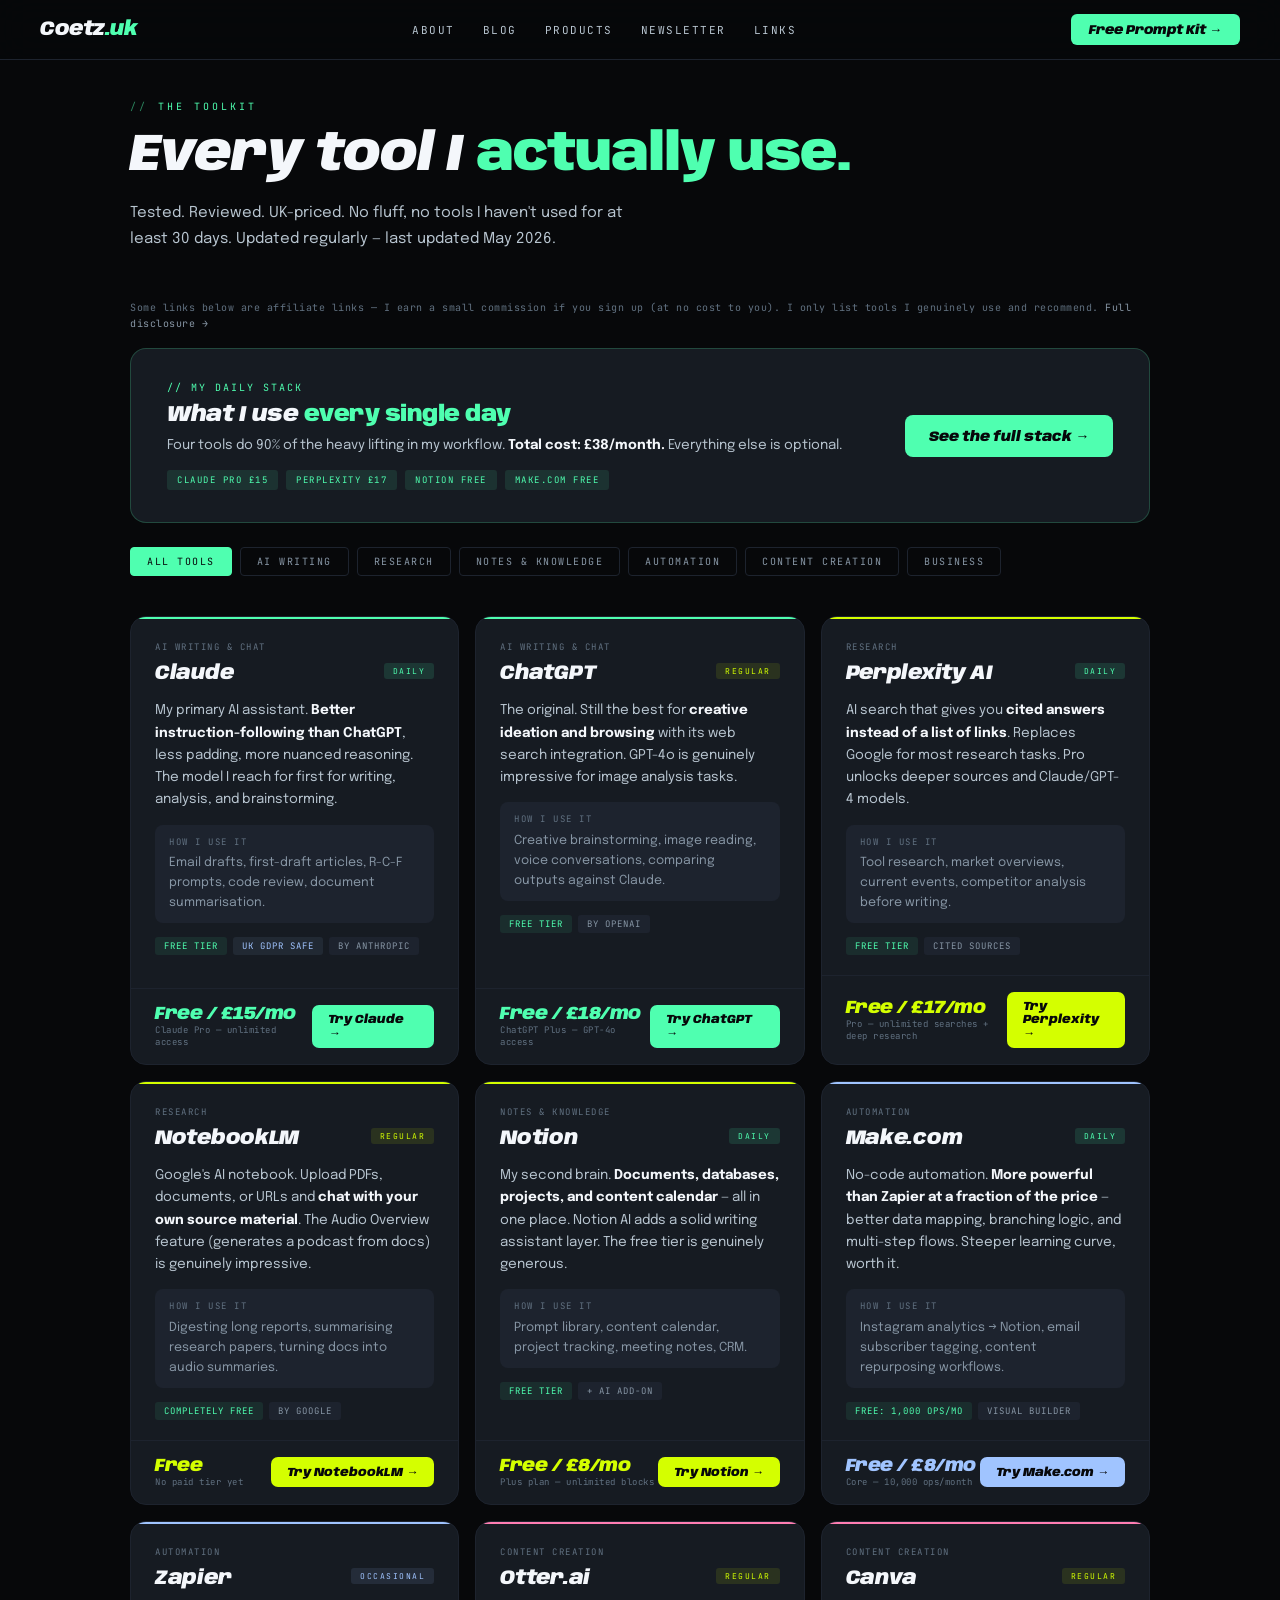
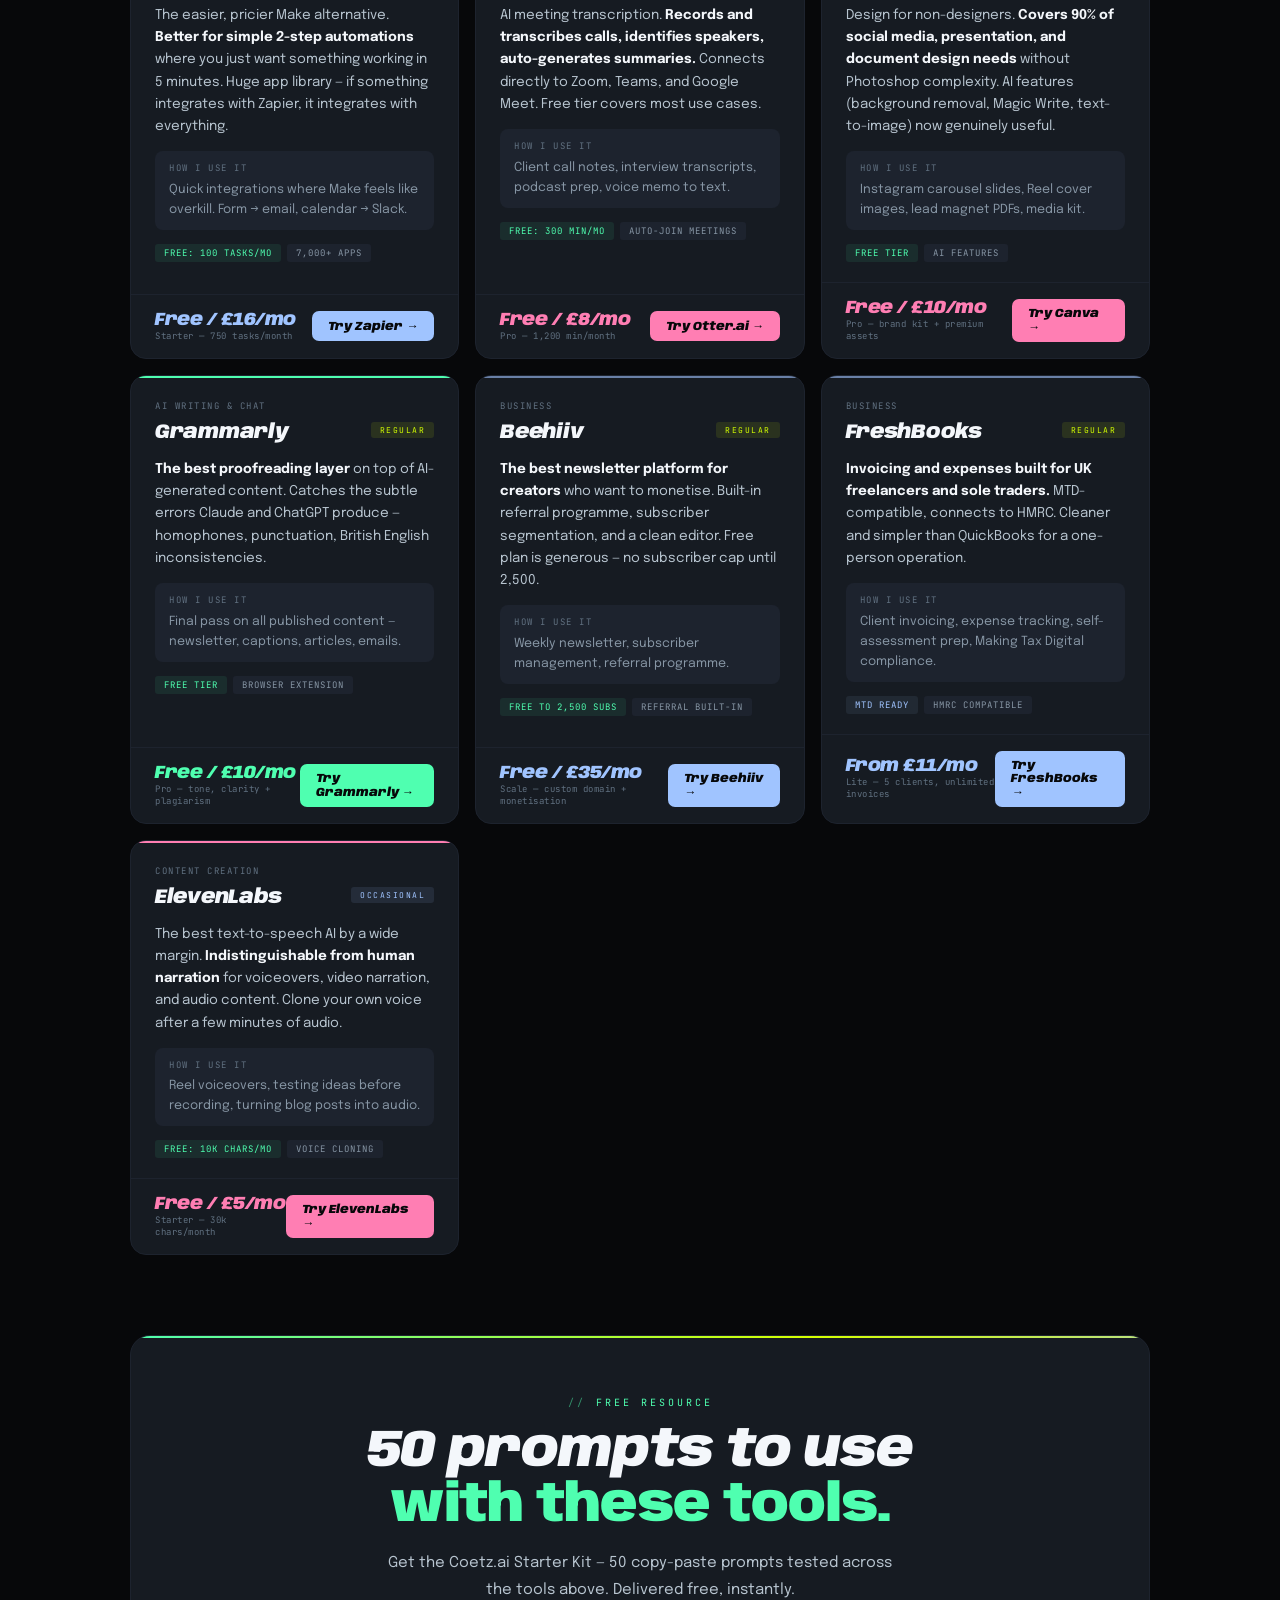
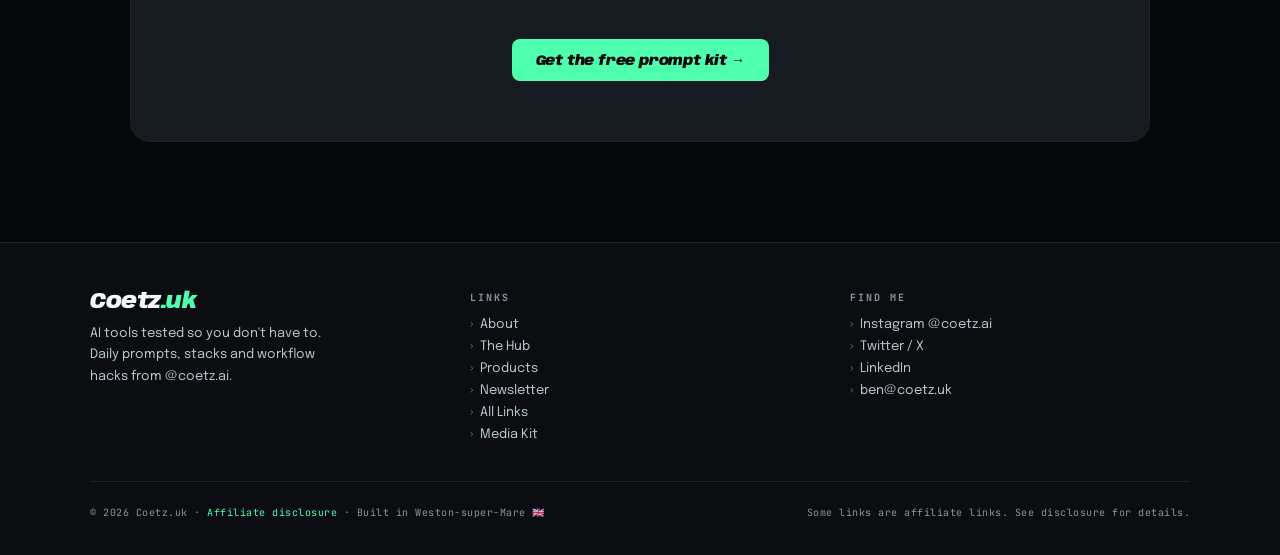
<file: tools/index.html>
<!DOCTYPE html>
<html lang="en">
<head>
<meta charset="UTF-8">
<meta name="viewport" content="width=device-width, initial-scale=1.0">
<title>The Coetz.uk Toolkit — Best AI Tools for UK Professionals | Coetz.uk</title>
<meta name="description" content="Every AI tool I actually use. Honest reviews, UK GBP pricing, free tier notes. Curated for freelancers, founders and knowledge workers who want less noise.">
<link rel="canonical" href="https://coetz.uk/tools/">

<meta property="og:type" content="website">
<meta property="og:url" content="https://coetz.uk/tools/">
<meta property="og:title" content="The Coetz.uk Toolkit — Best AI Tools for UK Professionals">
<meta property="og:description" content="Every AI tool I actually use. Honest reviews, UK GBP pricing, free tier notes.">
<meta property="og:image" content="https://coetz.uk/media/og-card.png">
<meta property="og:site_name" content="Coetz.uk">
<meta property="og:locale" content="en_GB">

<meta name="twitter:card" content="summary_large_image">
<meta name="twitter:site" content="@coetz_ai">
<meta name="twitter:title" content="The Coetz.uk Toolkit — Best AI Tools for UK Professionals">
<meta name="twitter:description" content="Every AI tool I actually use. UK pricing. Honest reviews.">
<meta name="twitter:image" content="https://coetz.uk/media/og-card.png">

<meta name="robots" content="index, follow">
<meta name="author" content="Coetz.uk">
<meta name="keywords" content="best AI tools UK, AI tools 2025, AI productivity tools UK, ChatGPT alternatives, AI tools for freelancers UK">

<script type="application/ld+json">
{
  "@context": "https://schema.org",
  "@type": "CollectionPage",
  "name": "The Coetz.uk Toolkit",
  "description": "Curated AI tools for UK professionals — tested, reviewed and honestly rated",
  "url": "https://coetz.uk/tools/",
  "inLanguage": "en-GB",
  "breadcrumb": {
    "@type": "BreadcrumbList",
    "itemListElement": [
      { "@type": "ListItem", "position": 1, "name": "Home", "item": "https://coetz.uk" },
      { "@type": "ListItem", "position": 2, "name": "Toolkit" }
    ]
  }
}
</script>

<link rel="preconnect" href="https://fonts.googleapis.com">
<link rel="preconnect" href="https://fonts.gstatic.com" crossorigin>
<link href="https://fonts.googleapis.com/css2?family=Anybody:ital,wght@0,400;0,700;0,900;1,400;1,700;1,900&family=JetBrains+Mono:ital,wght@0,300;0,400;0,500;1,300&family=Epilogue:wght@300;400;500;600&display=swap" rel="stylesheet">
<link rel="stylesheet" href="/assets/css/style.css">
<style>
/* ── TOOLS PAGE ── */
.tools-header{
  max-width:1100px;margin:0 auto;padding:100px 40px 48px;
}
.tools-header .section-p{margin-bottom:0;}

.tools-disclaimer{
  max-width:1100px;margin:0 auto;padding:0 40px 16px;
}
.tools-disclaimer p{
  font-family:'JetBrains Mono',monospace;font-size:10px;
  color:var(--t4);letter-spacing:0.5px;line-height:1.6;
}
.tools-disclaimer a{color:var(--t3);text-decoration:none;}
.tools-disclaimer a:hover{color:var(--sig);}

/* Category filter tabs */
.tools-nav{
  max-width:1100px;margin:0 auto;padding:0 40px 40px;
  display:flex;gap:8px;flex-wrap:wrap;
}
.tools-tab{
  font-family:'JetBrains Mono',monospace;font-size:10px;letter-spacing:1.5px;
  text-transform:uppercase;padding:7px 16px;border-radius:4px;
  border:1px solid var(--lift);background:transparent;color:var(--t3);
  cursor:pointer;transition:all .2s;
}
.tools-tab:hover,.tools-tab.active{
  background:var(--sig);color:var(--ink);border-color:var(--sig);
}

/* Tool cards grid */
.tools-grid{
  max-width:1100px;margin:0 auto;padding:0 40px 80px;
  display:grid;grid-template-columns:repeat(auto-fill,minmax(300px,1fr));gap:16px;
}

.tool-card{
  background:var(--panel);border:1px solid var(--lift);border-radius:16px;
  overflow:hidden;display:flex;flex-direction:column;
  transition:border-color .25s,transform .25s;
}
.tool-card:hover{transform:translateY(-3px);}
.tool-card[data-use="daily"]:hover{border-color:rgba(79,255,176,.4);}
.tool-card[data-use="regular"]:hover{border-color:rgba(212,255,0,.3);}
.tool-card[data-use="occasional"]:hover{border-color:rgba(160,196,255,.3);}

.tool-card-top{
  padding:24px 24px 20px;flex:1;
  position:relative;
}
.tool-card-top::before{
  content:'';position:absolute;top:0;left:0;right:0;height:2px;
}
.tool-card[data-cat="writing"] .tool-card-top::before{background:var(--sig);}
.tool-card[data-cat="research"] .tool-card-top::before{background:var(--volt);}
.tool-card[data-cat="automation"] .tool-card-top::before{background:var(--ice);}
.tool-card[data-cat="content"] .tool-card-top::before{background:var(--coral);}
.tool-card[data-cat="business"] .tool-card-top::before{background:rgba(160,196,255,.6);}
.tool-card[data-cat="notes"] .tool-card-top::before{background:var(--volt);}

.tool-card-header{display:flex;align-items:flex-start;justify-content:space-between;margin-bottom:14px;}
.tool-name{
  font-family:'Anybody',sans-serif;font-size:20px;font-weight:900;font-style:italic;
  letter-spacing:-0.3px;line-height:1.1;
}
.tool-use-badge{
  font-family:'JetBrains Mono',monospace;font-size:8px;letter-spacing:1.5px;
  text-transform:uppercase;padding:3px 9px;border-radius:3px;flex-shrink:0;margin-left:12px;
}
.tool-card[data-use="daily"] .tool-use-badge{background:rgba(79,255,176,.12);color:var(--sig);}
.tool-card[data-use="regular"] .tool-use-badge{background:rgba(212,255,0,.1);color:var(--volt);}
.tool-card[data-use="occasional"] .tool-use-badge{background:rgba(160,196,255,.1);color:var(--ice);}

.tool-cat-tag{
  font-family:'JetBrains Mono',monospace;font-size:9px;letter-spacing:1.5px;
  text-transform:uppercase;color:var(--t4);margin-bottom:10px;
}

.tool-desc{font-size:13.5px;color:var(--t2);line-height:1.65;margin-bottom:14px;}
.tool-desc strong{color:var(--t1);}

.tool-use-case{
  font-size:12.5px;color:var(--t3);line-height:1.6;
  padding:10px 14px;background:var(--lift);border-radius:8px;margin-bottom:14px;
}
.tool-use-case-label{
  font-family:'JetBrains Mono',monospace;font-size:9px;letter-spacing:1.5px;
  text-transform:uppercase;color:var(--t4);margin-bottom:4px;
}

.tool-chips{display:flex;gap:6px;flex-wrap:wrap;}
.tool-chip{
  font-family:'JetBrains Mono',monospace;font-size:9px;letter-spacing:1px;
  text-transform:uppercase;padding:3px 9px;border-radius:3px;
  background:var(--lift);color:var(--t3);
}
.tool-chip.free{background:rgba(79,255,176,.08);color:var(--sig);}
.tool-chip.gdpr{background:rgba(160,196,255,.08);color:var(--ice);}

.tool-card-foot{
  border-top:1px solid var(--lift);padding:16px 24px;
  display:flex;align-items:center;justify-content:space-between;
}
.tool-price{
  font-family:'Anybody',sans-serif;font-size:18px;font-weight:900;font-style:italic;
  letter-spacing:-0.5px;
}
.tool-price-note{
  font-family:'JetBrains Mono',monospace;font-size:9px;color:var(--t4);
  letter-spacing:0.5px;display:block;margin-top:1px;
}
.tool-cta{
  font-family:'Anybody',sans-serif;font-size:12px;font-weight:900;font-style:italic;
  padding:8px 16px;border-radius:7px;border:none;cursor:pointer;
  text-decoration:none;transition:opacity .2s;display:inline-flex;align-items:center;gap:6px;
}
.tool-cta:hover{opacity:.85;}
.tool-card[data-cat="writing"] .tool-cta{background:var(--sig);color:var(--ink);}
.tool-card[data-cat="research"] .tool-cta{background:var(--volt);color:var(--ink);}
.tool-card[data-cat="automation"] .tool-cta{background:var(--ice);color:var(--ink);}
.tool-card[data-cat="content"] .tool-cta{background:var(--coral);color:var(--ink);}
.tool-card[data-cat="business"] .tool-cta{background:var(--ice);color:var(--ink);}
.tool-card[data-cat="notes"] .tool-cta{background:var(--volt);color:var(--ink);}

/* My stack callout */
.stack-callout{
  max-width:1100px;margin:0 auto 24px;padding:0 40px;
}
.stack-callout-inner{
  background:var(--panel);border:1px solid rgba(79,255,176,.2);border-radius:16px;
  padding:32px 36px;display:flex;align-items:center;gap:32px;flex-wrap:wrap;
}
.stack-callout-left{flex:1;min-width:240px;}
.stack-callout-label{
  font-family:'JetBrains Mono',monospace;font-size:10px;letter-spacing:2px;
  text-transform:uppercase;color:var(--sig);margin-bottom:10px;
}
.stack-callout-title{
  font-family:'Anybody',sans-serif;font-size:22px;font-weight:900;font-style:italic;
  letter-spacing:-0.5px;margin-bottom:8px;
}
.stack-callout-title em{font-style:normal;color:var(--sig);}
.stack-callout-body{font-size:13.5px;color:var(--t2);line-height:1.65;}
.stack-callout-body strong{color:var(--t1);}
.stack-callout-chips{display:flex;gap:8px;flex-wrap:wrap;margin-top:14px;}
.stack-callout-chip{
  font-family:'JetBrains Mono',monospace;font-size:9px;letter-spacing:1.5px;
  text-transform:uppercase;padding:4px 10px;border-radius:3px;
  background:rgba(79,255,176,.1);color:var(--sig);
}

@media(max-width:700px){
  .tools-header,.tools-disclaimer,.tools-nav,.tools-grid,.stack-callout{padding-left:20px;padding-right:20px;}
  .tools-header{padding-top:88px;}
}
</style>
</head>
<body>

<nav>
  <a href="/" class="nav-brand">Coetz<span class="tld">.uk</span></a>
  <ul class="nav-links">
    <li><a href="/#about">About</a></li>
    <li><a href="/blog/">Blog</a></li>
    <li><a href="/#products">Products</a></li>
    <li><a href="/newsletter/">Newsletter</a></li>
    <li><a href="/links/">Links</a></li>
  </ul>
  <a href="/newsletter/" class="nav-cta">Free Prompt Kit →</a>
</nav>

<!-- Header -->
<div class="tools-header">
  <div class="section-eye">The Toolkit</div>
  <h1 class="section-h">Every tool I <em>actually use.</em></h1>
  <p class="section-p">Tested. Reviewed. UK-priced. No fluff, no tools I haven't used for at least 30 days. Updated regularly — last updated May 2026.</p>
</div>

<!-- Affiliate notice -->
<div class="tools-disclaimer">
  <p>Some links below are affiliate links — I earn a small commission if you sign up (at no cost to you). I only list tools I genuinely use and recommend. <a href="#">Full disclosure →</a></p>
</div>

<!-- My essential stack callout -->
<div class="stack-callout">
  <div class="stack-callout-inner">
    <div class="stack-callout-left">
      <div class="stack-callout-label">// My daily stack</div>
      <div class="stack-callout-title">What I use <em>every single day</em></div>
      <div class="stack-callout-body">Four tools do 90% of the heavy lifting in my workflow. <strong>Total cost: £38/month.</strong> Everything else is optional.</div>
      <div class="stack-callout-chips">
        <span class="stack-callout-chip">Claude Pro £15</span>
        <span class="stack-callout-chip">Perplexity £17</span>
        <span class="stack-callout-chip">Notion Free</span>
        <span class="stack-callout-chip">Make.com Free</span>
      </div>
    </div>
    <a href="/blog/founders-ai-stack/" class="btn-primary">See the full stack →</a>
  </div>
</div>

<!-- Category filter -->
<div class="tools-nav" id="filter">
  <button class="tools-tab active" onclick="filterTools('all', this)">All Tools</button>
  <button class="tools-tab" onclick="filterTools('writing', this)">AI Writing</button>
  <button class="tools-tab" onclick="filterTools('research', this)">Research</button>
  <button class="tools-tab" onclick="filterTools('notes', this)">Notes & Knowledge</button>
  <button class="tools-tab" onclick="filterTools('automation', this)">Automation</button>
  <button class="tools-tab" onclick="filterTools('content', this)">Content Creation</button>
  <button class="tools-tab" onclick="filterTools('business', this)">Business</button>
</div>

<!-- Tools grid -->
<div class="tools-grid">

  <!-- Claude -->
  <div class="tool-card" data-cat="writing" data-use="daily">
    <div class="tool-card-top">
      <div class="tool-cat-tag">AI Writing & Chat</div>
      <div class="tool-card-header">
        <div class="tool-name">Claude</div>
        <span class="tool-use-badge">Daily</span>
      </div>
      <p class="tool-desc">My primary AI assistant. <strong>Better instruction-following than ChatGPT</strong>, less padding, more nuanced reasoning. The model I reach for first for writing, analysis, and brainstorming.</p>
      <div class="tool-use-case">
        <div class="tool-use-case-label">How I use it</div>
        Email drafts, first-draft articles, R-C-F prompts, code review, document summarisation.
      </div>
      <div class="tool-chips">
        <span class="tool-chip free">Free tier</span>
        <span class="tool-chip gdpr">UK GDPR Safe</span>
        <span class="tool-chip">by Anthropic</span>
      </div>
    </div>
    <div class="tool-card-foot">
      <div>
        <span class="tool-price" style="color:var(--sig);">Free / £15/mo</span>
        <span class="tool-price-note">Claude Pro — unlimited access</span>
      </div>
      <a href="https://claude.ai" class="tool-cta" target="_blank" rel="noopener">Try Claude →</a>
    </div>
  </div>

  <!-- ChatGPT -->
  <div class="tool-card" data-cat="writing" data-use="regular">
    <div class="tool-card-top">
      <div class="tool-cat-tag">AI Writing & Chat</div>
      <div class="tool-card-header">
        <div class="tool-name">ChatGPT</div>
        <span class="tool-use-badge">Regular</span>
      </div>
      <p class="tool-desc">The original. Still the best for <strong>creative ideation and browsing</strong> with its web search integration. GPT-4o is genuinely impressive for image analysis tasks.</p>
      <div class="tool-use-case">
        <div class="tool-use-case-label">How I use it</div>
        Creative brainstorming, image reading, voice conversations, comparing outputs against Claude.
      </div>
      <div class="tool-chips">
        <span class="tool-chip free">Free tier</span>
        <span class="tool-chip">by OpenAI</span>
      </div>
    </div>
    <div class="tool-card-foot">
      <div>
        <span class="tool-price" style="color:var(--sig);">Free / £18/mo</span>
        <span class="tool-price-note">ChatGPT Plus — GPT-4o access</span>
      </div>
      <a href="https://chat.openai.com" class="tool-cta" target="_blank" rel="noopener">Try ChatGPT →</a>
    </div>
  </div>

  <!-- Perplexity -->
  <div class="tool-card" data-cat="research" data-use="daily">
    <div class="tool-card-top">
      <div class="tool-cat-tag">Research</div>
      <div class="tool-card-header">
        <div class="tool-name">Perplexity AI</div>
        <span class="tool-use-badge">Daily</span>
      </div>
      <p class="tool-desc">AI search that gives you <strong>cited answers instead of a list of links</strong>. Replaces Google for most research tasks. Pro unlocks deeper sources and Claude/GPT-4 models.</p>
      <div class="tool-use-case">
        <div class="tool-use-case-label">How I use it</div>
        Tool research, market overviews, current events, competitor analysis before writing.
      </div>
      <div class="tool-chips">
        <span class="tool-chip free">Free tier</span>
        <span class="tool-chip">Cited sources</span>
      </div>
    </div>
    <div class="tool-card-foot">
      <div>
        <span class="tool-price" style="color:var(--volt);">Free / £17/mo</span>
        <span class="tool-price-note">Pro — unlimited searches + deep research</span>
      </div>
      <a href="https://perplexity.ai" class="tool-cta" target="_blank" rel="noopener">Try Perplexity →</a>
    </div>
  </div>

  <!-- NotebookLM -->
  <div class="tool-card" data-cat="research" data-use="regular">
    <div class="tool-card-top">
      <div class="tool-cat-tag">Research</div>
      <div class="tool-card-header">
        <div class="tool-name">NotebookLM</div>
        <span class="tool-use-badge">Regular</span>
      </div>
      <p class="tool-desc">Google's AI notebook. Upload PDFs, documents, or URLs and <strong>chat with your own source material</strong>. The Audio Overview feature (generates a podcast from docs) is genuinely impressive.</p>
      <div class="tool-use-case">
        <div class="tool-use-case-label">How I use it</div>
        Digesting long reports, summarising research papers, turning docs into audio summaries.
      </div>
      <div class="tool-chips">
        <span class="tool-chip free">Completely free</span>
        <span class="tool-chip">by Google</span>
      </div>
    </div>
    <div class="tool-card-foot">
      <div>
        <span class="tool-price" style="color:var(--volt);">Free</span>
        <span class="tool-price-note">No paid tier yet</span>
      </div>
      <a href="https://notebooklm.google.com" class="tool-cta" target="_blank" rel="noopener">Try NotebookLM →</a>
    </div>
  </div>

  <!-- Notion -->
  <div class="tool-card" data-cat="notes" data-use="daily">
    <div class="tool-card-top">
      <div class="tool-cat-tag">Notes & Knowledge</div>
      <div class="tool-card-header">
        <div class="tool-name">Notion</div>
        <span class="tool-use-badge">Daily</span>
      </div>
      <p class="tool-desc">My second brain. <strong>Documents, databases, projects, and content calendar</strong> — all in one place. Notion AI adds a solid writing assistant layer. The free tier is genuinely generous.</p>
      <div class="tool-use-case">
        <div class="tool-use-case-label">How I use it</div>
        Prompt library, content calendar, project tracking, meeting notes, CRM.
      </div>
      <div class="tool-chips">
        <span class="tool-chip free">Free tier</span>
        <span class="tool-chip">+ AI add-on</span>
      </div>
    </div>
    <div class="tool-card-foot">
      <div>
        <span class="tool-price" style="color:var(--volt);">Free / £8/mo</span>
        <span class="tool-price-note">Plus plan — unlimited blocks</span>
      </div>
      <a href="https://notion.so" class="tool-cta" target="_blank" rel="noopener">Try Notion →</a>
    </div>
  </div>

  <!-- Make.com -->
  <div class="tool-card" data-cat="automation" data-use="daily">
    <div class="tool-card-top">
      <div class="tool-cat-tag">Automation</div>
      <div class="tool-card-header">
        <div class="tool-name">Make.com</div>
        <span class="tool-use-badge">Daily</span>
      </div>
      <p class="tool-desc">No-code automation. <strong>More powerful than Zapier at a fraction of the price</strong> — better data mapping, branching logic, and multi-step flows. Steeper learning curve, worth it.</p>
      <div class="tool-use-case">
        <div class="tool-use-case-label">How I use it</div>
        Instagram analytics → Notion, email subscriber tagging, content repurposing workflows.
      </div>
      <div class="tool-chips">
        <span class="tool-chip free">Free: 1,000 ops/mo</span>
        <span class="tool-chip">Visual builder</span>
      </div>
    </div>
    <div class="tool-card-foot">
      <div>
        <span class="tool-price" style="color:var(--ice);">Free / £8/mo</span>
        <span class="tool-price-note">Core — 10,000 ops/month</span>
      </div>
      <a href="https://make.com" class="tool-cta" target="_blank" rel="noopener">Try Make.com →</a>
    </div>
  </div>

  <!-- Zapier -->
  <div class="tool-card" data-cat="automation" data-use="occasional">
    <div class="tool-card-top">
      <div class="tool-cat-tag">Automation</div>
      <div class="tool-card-header">
        <div class="tool-name">Zapier</div>
        <span class="tool-use-badge">Occasional</span>
      </div>
      <p class="tool-desc">The easier, pricier Make alternative. <strong>Better for simple 2-step automations</strong> where you just want something working in 5 minutes. Huge app library — if something integrates with Zapier, it integrates with everything.</p>
      <div class="tool-use-case">
        <div class="tool-use-case-label">How I use it</div>
        Quick integrations where Make feels like overkill. Form → email, calendar → Slack.
      </div>
      <div class="tool-chips">
        <span class="tool-chip free">Free: 100 tasks/mo</span>
        <span class="tool-chip">7,000+ apps</span>
      </div>
    </div>
    <div class="tool-card-foot">
      <div>
        <span class="tool-price" style="color:var(--ice);">Free / £16/mo</span>
        <span class="tool-price-note">Starter — 750 tasks/month</span>
      </div>
      <a href="https://zapier.com" class="tool-cta" target="_blank" rel="noopener">Try Zapier →</a>
    </div>
  </div>

  <!-- Otter.ai -->
  <div class="tool-card" data-cat="content" data-use="regular">
    <div class="tool-card-top">
      <div class="tool-cat-tag">Content Creation</div>
      <div class="tool-card-header">
        <div class="tool-name">Otter.ai</div>
        <span class="tool-use-badge">Regular</span>
      </div>
      <p class="tool-desc">AI meeting transcription. <strong>Records and transcribes calls, identifies speakers, auto-generates summaries.</strong> Connects directly to Zoom, Teams, and Google Meet. Free tier covers most use cases.</p>
      <div class="tool-use-case">
        <div class="tool-use-case-label">How I use it</div>
        Client call notes, interview transcripts, podcast prep, voice memo to text.
      </div>
      <div class="tool-chips">
        <span class="tool-chip free">Free: 300 min/mo</span>
        <span class="tool-chip">Auto-join meetings</span>
      </div>
    </div>
    <div class="tool-card-foot">
      <div>
        <span class="tool-price" style="color:var(--coral);">Free / £8/mo</span>
        <span class="tool-price-note">Pro — 1,200 min/month</span>
      </div>
      <a href="https://otter.ai" class="tool-cta" target="_blank" rel="noopener">Try Otter.ai →</a>
    </div>
  </div>

  <!-- Canva -->
  <div class="tool-card" data-cat="content" data-use="regular">
    <div class="tool-card-top">
      <div class="tool-cat-tag">Content Creation</div>
      <div class="tool-card-header">
        <div class="tool-name">Canva</div>
        <span class="tool-use-badge">Regular</span>
      </div>
      <p class="tool-desc">Design for non-designers. <strong>Covers 90% of social media, presentation, and document design needs</strong> without Photoshop complexity. AI features (background removal, Magic Write, text-to-image) now genuinely useful.</p>
      <div class="tool-use-case">
        <div class="tool-use-case-label">How I use it</div>
        Instagram carousel slides, Reel cover images, lead magnet PDFs, media kit.
      </div>
      <div class="tool-chips">
        <span class="tool-chip free">Free tier</span>
        <span class="tool-chip">AI features</span>
      </div>
    </div>
    <div class="tool-card-foot">
      <div>
        <span class="tool-price" style="color:var(--coral);">Free / £10/mo</span>
        <span class="tool-price-note">Pro — brand kit + premium assets</span>
      </div>
      <a href="https://canva.com" class="tool-cta" target="_blank" rel="noopener">Try Canva →</a>
    </div>
  </div>

  <!-- Grammarly -->
  <div class="tool-card" data-cat="writing" data-use="regular">
    <div class="tool-card-top">
      <div class="tool-cat-tag">AI Writing & Chat</div>
      <div class="tool-card-header">
        <div class="tool-name">Grammarly</div>
        <span class="tool-use-badge">Regular</span>
      </div>
      <p class="tool-desc"><strong>The best proofreading layer</strong> on top of AI-generated content. Catches the subtle errors Claude and ChatGPT produce — homophones, punctuation, British English inconsistencies.</p>
      <div class="tool-use-case">
        <div class="tool-use-case-label">How I use it</div>
        Final pass on all published content — newsletter, captions, articles, emails.
      </div>
      <div class="tool-chips">
        <span class="tool-chip free">Free tier</span>
        <span class="tool-chip">Browser extension</span>
      </div>
    </div>
    <div class="tool-card-foot">
      <div>
        <span class="tool-price" style="color:var(--sig);">Free / £10/mo</span>
        <span class="tool-price-note">Pro — tone, clarity + plagiarism</span>
      </div>
      <a href="https://grammarly.com" class="tool-cta" target="_blank" rel="noopener">Try Grammarly →</a>
    </div>
  </div>

  <!-- Beehiiv -->
  <div class="tool-card" data-cat="business" data-use="regular">
    <div class="tool-card-top">
      <div class="tool-cat-tag">Business</div>
      <div class="tool-card-header">
        <div class="tool-name">Beehiiv</div>
        <span class="tool-use-badge">Regular</span>
      </div>
      <p class="tool-desc"><strong>The best newsletter platform for creators</strong> who want to monetise. Built-in referral programme, subscriber segmentation, and a clean editor. Free plan is generous — no subscriber cap until 2,500.</p>
      <div class="tool-use-case">
        <div class="tool-use-case-label">How I use it</div>
        Weekly newsletter, subscriber management, referral programme.
      </div>
      <div class="tool-chips">
        <span class="tool-chip free">Free to 2,500 subs</span>
        <span class="tool-chip">Referral built-in</span>
      </div>
    </div>
    <div class="tool-card-foot">
      <div>
        <span class="tool-price" style="color:var(--ice);">Free / £35/mo</span>
        <span class="tool-price-note">Scale — custom domain + monetisation</span>
      </div>
      <a href="https://beehiiv.com" class="tool-cta" target="_blank" rel="noopener">Try Beehiiv →</a>
    </div>
  </div>

  <!-- FreshBooks -->
  <div class="tool-card" data-cat="business" data-use="regular">
    <div class="tool-card-top">
      <div class="tool-cat-tag">Business</div>
      <div class="tool-card-header">
        <div class="tool-name">FreshBooks</div>
        <span class="tool-use-badge">Regular</span>
      </div>
      <p class="tool-desc"><strong>Invoicing and expenses built for UK freelancers and sole traders.</strong> MTD-compatible, connects to HMRC. Cleaner and simpler than QuickBooks for a one-person operation.</p>
      <div class="tool-use-case">
        <div class="tool-use-case-label">How I use it</div>
        Client invoicing, expense tracking, self-assessment prep, Making Tax Digital compliance.
      </div>
      <div class="tool-chips">
        <span class="tool-chip gdpr">MTD Ready</span>
        <span class="tool-chip">HMRC compatible</span>
      </div>
    </div>
    <div class="tool-card-foot">
      <div>
        <span class="tool-price" style="color:var(--ice);">From £11/mo</span>
        <span class="tool-price-note">Lite — 5 clients, unlimited invoices</span>
      </div>
      <a href="https://freshbooks.com" class="tool-cta" target="_blank" rel="noopener">Try FreshBooks →</a>
    </div>
  </div>

  <!-- ElevenLabs -->
  <div class="tool-card" data-cat="content" data-use="occasional">
    <div class="tool-card-top">
      <div class="tool-cat-tag">Content Creation</div>
      <div class="tool-card-header">
        <div class="tool-name">ElevenLabs</div>
        <span class="tool-use-badge">Occasional</span>
      </div>
      <p class="tool-desc">The best text-to-speech AI by a wide margin. <strong>Indistinguishable from human narration</strong> for voiceovers, video narration, and audio content. Clone your own voice after a few minutes of audio.</p>
      <div class="tool-use-case">
        <div class="tool-use-case-label">How I use it</div>
        Reel voiceovers, testing ideas before recording, turning blog posts into audio.
      </div>
      <div class="tool-chips">
        <span class="tool-chip free">Free: 10k chars/mo</span>
        <span class="tool-chip">Voice cloning</span>
      </div>
    </div>
    <div class="tool-card-foot">
      <div>
        <span class="tool-price" style="color:var(--coral);">Free / £5/mo</span>
        <span class="tool-price-note">Starter — 30k chars/month</span>
      </div>
      <a href="https://elevenlabs.io" class="tool-cta" target="_blank" rel="noopener">Try ElevenLabs →</a>
    </div>
  </div>

</div>

<!-- Newsletter CTA -->
<section style="padding-top:0;">
  <div class="newsletter-block">
    <div class="section-eye">Free Resource</div>
    <h2 class="section-h">50 prompts to use<br><em>with these tools.</em></h2>
    <p class="section-p">Get the Coetz.ai Starter Kit — 50 copy-paste prompts tested across the tools above. Delivered free, instantly.</p>
    <a href="/newsletter/" class="btn-primary">Get the free prompt kit →</a>
  </div>
</section>

<footer>
  <div class="footer-inner">
    <div class="footer-brand">
      <div class="name">Coetz<span>.uk</span></div>
      <p>AI tools tested so you don't have to. Daily prompts, stacks and workflow hacks from @coetz.ai.</p>
    </div>
    <div class="footer-col">
      <h4>Links</h4>
      <ul>
        <li><a href="/#about">About</a></li>
        <li><a href="/blog/">The Hub</a></li>
        <li><a href="/#products">Products</a></li>
        <li><a href="/newsletter/">Newsletter</a></li>
        <li><a href="/links/">All Links</a></li>
        <li><a href="/media-kit/">Media Kit</a></li>
      </ul>
    </div>
    <div class="footer-col">
      <h4>Find me</h4>
      <ul>
        <li><a href="https://instagram.com/coetz.ai">Instagram @coetz.ai</a></li>
        <li><a href="#">Twitter / X</a></li>
        <li><a href="#">LinkedIn</a></li>
        <li><a href="mailto:ben@coetz.uk">ben@coetz.uk</a></li>
      </ul>
    </div>
  </div>
  <div class="footer-bottom">
    <p>© <span class="current-year"></span> Coetz.uk · <a href="#">Affiliate disclosure</a> · Built in Weston-super-Mare 🇬🇧</p>
    <p>Some links are affiliate links. See disclosure for details.</p>
  </div>
</footer>

<script>
document.querySelectorAll('.current-year').forEach(y => y.textContent = new Date().getFullYear());

function filterTools(cat, btn) {
  document.querySelectorAll('.tools-tab').forEach(t => t.classList.remove('active'));
  btn.classList.add('active');
  document.querySelectorAll('.tool-card').forEach(card => {
    card.style.display = (cat === 'all' || card.dataset.cat === cat) ? '' : 'none';
  });
}
</script>
</body>
</html>
</file>
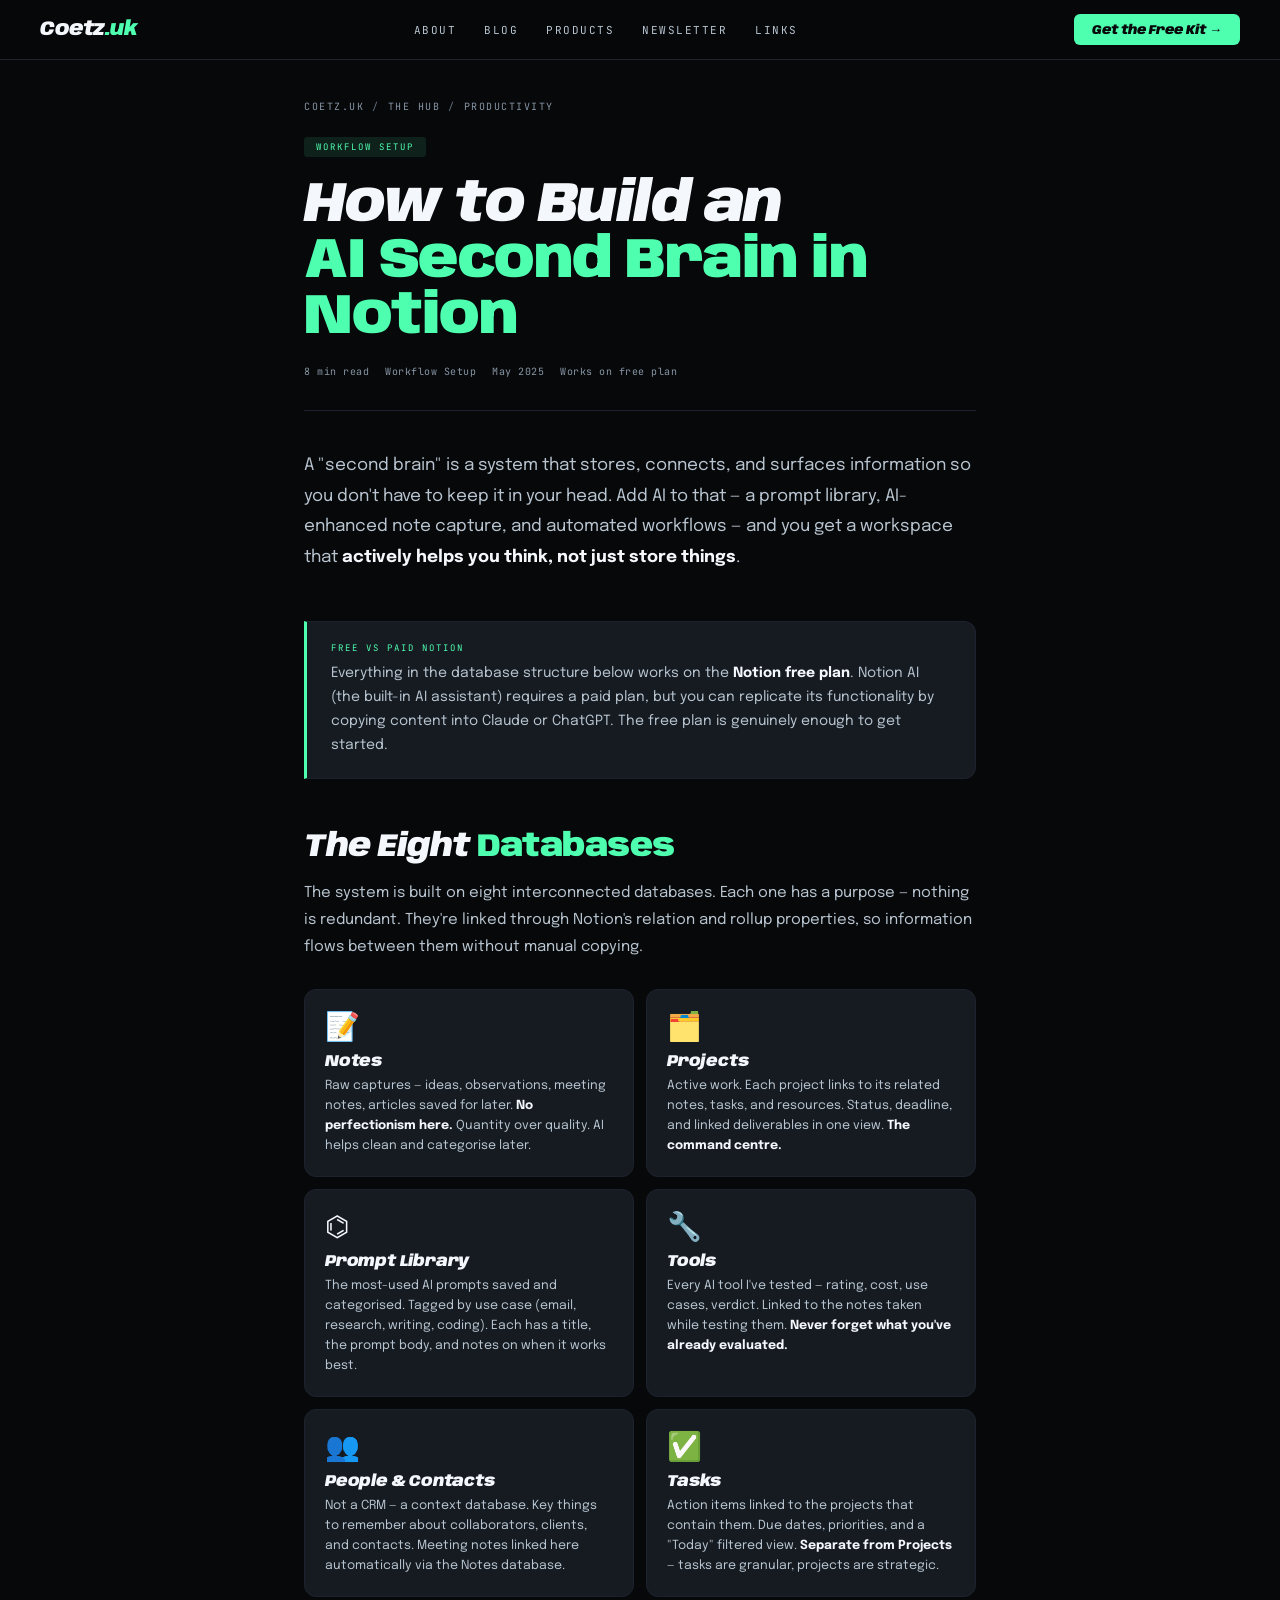
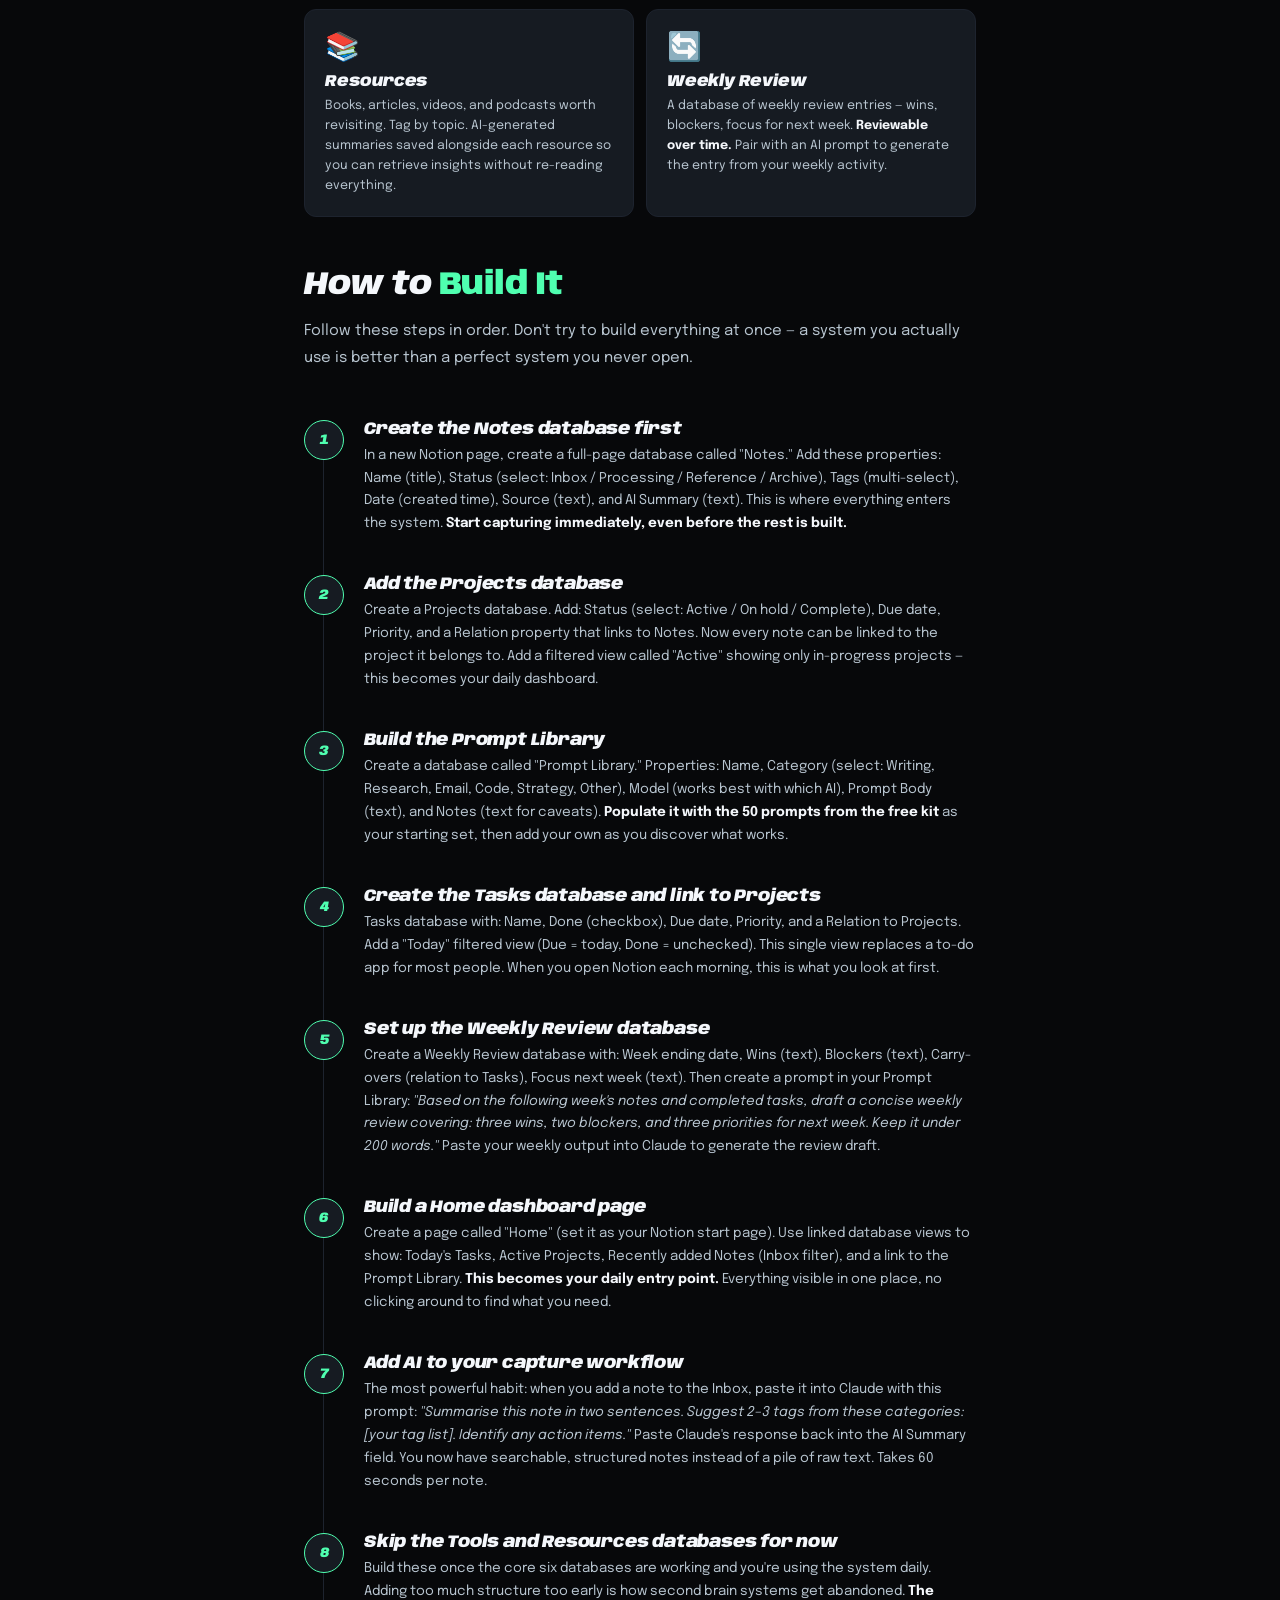
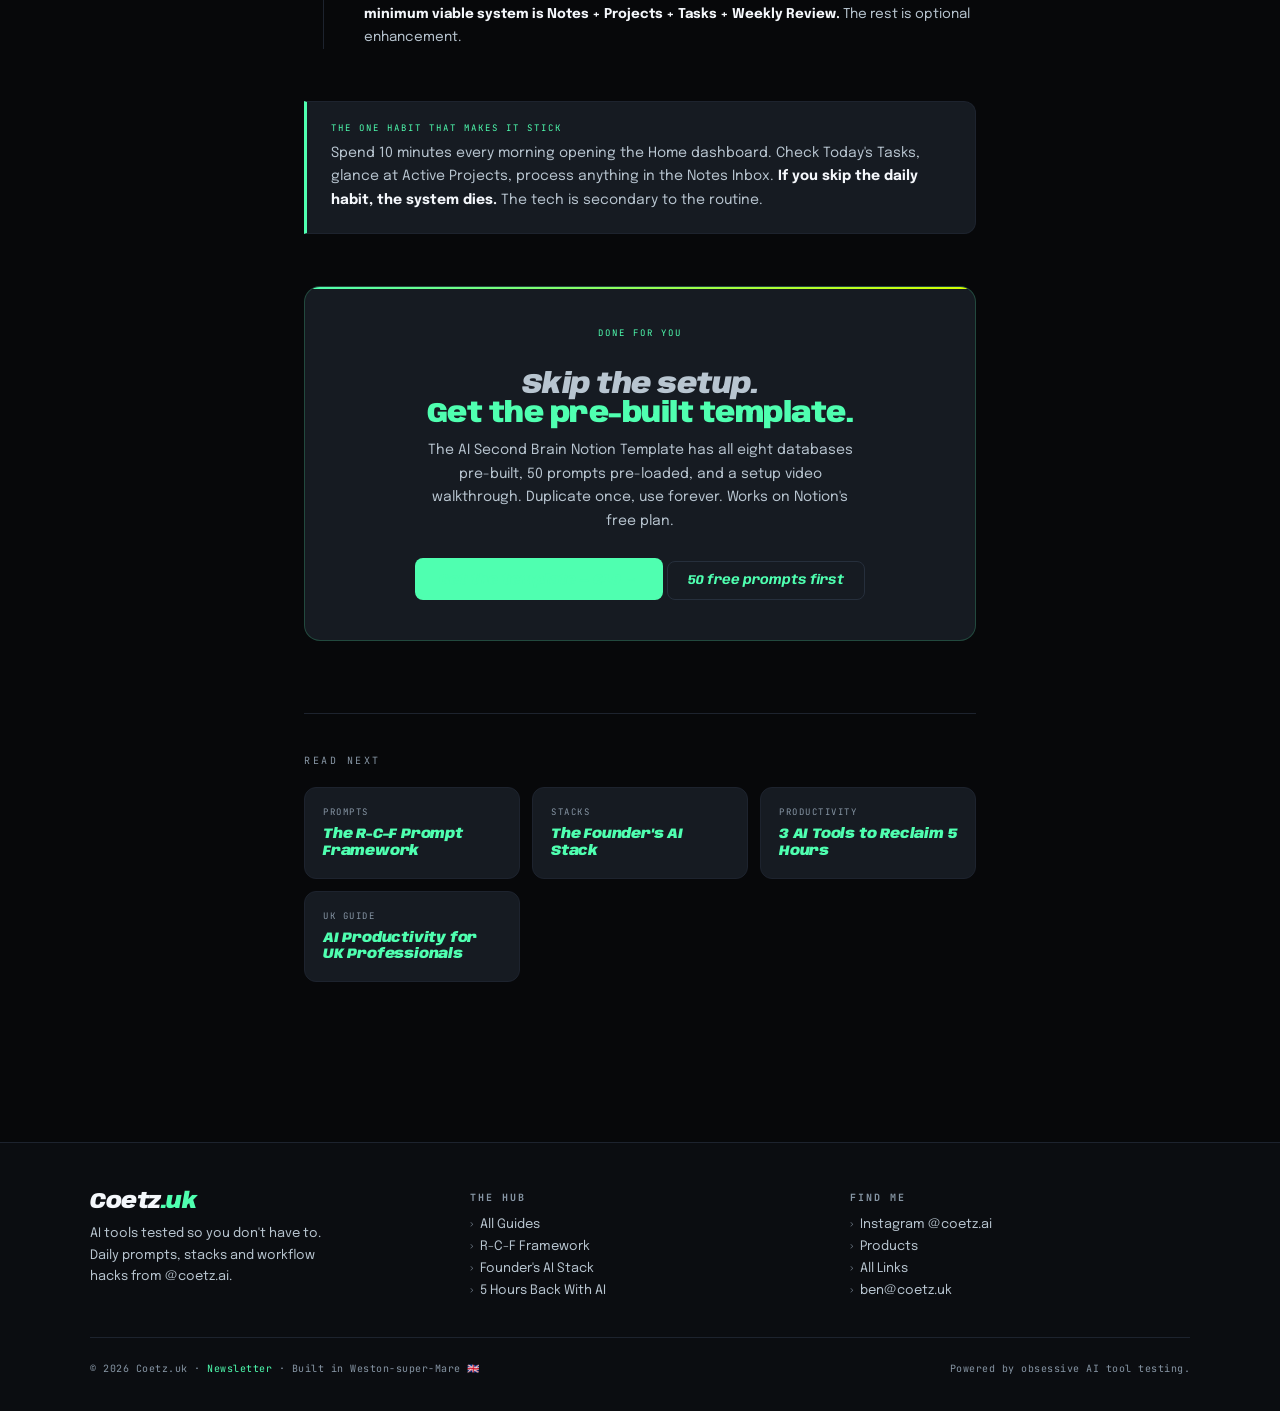
<file: blog/ai-notion-second-brain/index.html>
<!DOCTYPE html>
<html lang="en">
<head>
<meta charset="UTF-8">
<meta name="viewport" content="width=device-width, initial-scale=1.0">
<title>How to Build an AI Second Brain in Notion (Free Plan) | Coetz.uk</title>
<meta name="description" content="A step-by-step guide to building an AI-powered second brain in Notion — eight databases, 50 pre-loaded prompts, and a workflow that actually sticks.">
<link rel="canonical" href="https://coetz.uk/blog/ai-notion-second-brain/">
<meta property="og:type" content="article">
<meta property="og:url" content="https://coetz.uk/blog/ai-notion-second-brain/">
<meta property="og:title" content="How to Build an AI Second Brain in Notion (Free Plan)">
<meta property="og:description" content="A step-by-step guide to building an AI-powered second brain in Notion — eight databases, 50 pre-loaded prompts, workflow that sticks.">
<meta property="og:image" content="https://coetz.uk/media/og-card.png">
<meta property="og:locale" content="en_GB">
<meta name="twitter:card" content="summary_large_image">
<meta name="twitter:title" content="How to Build an AI Second Brain in Notion (Free Plan)">
<meta name="twitter:description" content="Step-by-step guide: eight databases, 50 prompts, workflow that actually sticks.">
<meta name="robots" content="index, follow">
<meta name="keywords" content="Notion second brain, AI second brain Notion, Notion AI setup, Notion productivity system, build second brain Notion free">
<script type="application/ld+json">
{
  "@context": "https://schema.org",
  "@type": "HowTo",
  "name": "How to Build an AI Second Brain in Notion",
  "description": "A step-by-step guide to building an AI-powered second brain in Notion using eight databases and a prompt library.",
  "author": { "@type": "Person", "name": "Coetz", "url": "https://coetz.uk" },
  "url": "https://coetz.uk/blog/ai-notion-second-brain/",
  "inLanguage": "en-GB"
}
</script>
<link rel="preconnect" href="https://fonts.googleapis.com">
<link rel="preconnect" href="https://fonts.gstatic.com" crossorigin>
<link href="https://fonts.googleapis.com/css2?family=Anybody:ital,wght@0,400;0,700;0,900;1,400;1,700;1,900&family=JetBrains+Mono:ital,wght@0,300;0,400;0,500;1,300&family=Epilogue:wght@300;400;500;600&display=swap" rel="stylesheet">
<link rel="stylesheet" href="/assets/css/style.css">
<link rel="stylesheet" href="/assets/css/article.css">
<style>
.db-grid{display:grid;grid-template-columns:1fr 1fr;gap:12px;margin:28px 0;}
@media(max-width:500px){.db-grid{grid-template-columns:1fr;}}
.db-card{background:var(--panel);border:1px solid var(--lift);border-radius:12px;padding:20px;}
.db-icon{font-size:28px;margin-bottom:10px;display:block;}
.db-name{font-family:'Anybody',sans-serif;font-size:16px;font-weight:900;font-style:italic;letter-spacing:-0.2px;margin-bottom:6px;}
.db-desc{font-size:12.5px;color:var(--t2);line-height:1.6;}
.db-desc strong{color:var(--t1);}

.step-list{display:flex;flex-direction:column;gap:0;margin:28px 0;position:relative;}
.step-list::before{content:'';position:absolute;left:19px;top:20px;bottom:20px;width:1px;background:var(--lift);}
.step-item{display:flex;gap:20px;align-items:flex-start;padding:20px 0;}
.step-num{width:40px;height:40px;border-radius:50%;background:var(--panel);border:1px solid var(--sig);display:flex;align-items:center;justify-content:center;font-family:'Anybody',sans-serif;font-size:14px;font-weight:900;font-style:italic;color:var(--sig);flex-shrink:0;position:relative;z-index:1;}
.step-body{}
.step-title{font-family:'Anybody',sans-serif;font-size:17px;font-weight:900;font-style:italic;margin-bottom:6px;letter-spacing:-0.2px;}
.step-text{font-size:13.5px;color:var(--t2);line-height:1.7;}
.step-text strong{color:var(--t1);}

@media(max-width:600px){.article-wrap{padding:88px 20px 60px;}}
</style>
</head>
<body>

<nav>
  <a href="../../" class="nav-brand">Coetz<span class="tld">.uk</span></a>
  <ul class="nav-links">
    <li><a href="../../#about">About</a></li>
    <li><a href="../">Blog</a></li>
    <li><a href="../../#products">Products</a></li>
    <li><a href="../../#newsletter">Newsletter</a></li>
    <li><a href="../../links/">Links</a></li>
  </ul>
  <a href="../../#newsletter" class="nav-cta">Get the Free Kit →</a>
</nav>

<div class="article-wrap">
  <div class="breadcrumb">
    <a href="../../">Coetz.uk</a>
    <span class="breadcrumb-sep">/</span>
    <a href="../">The Hub</a>
    <span class="breadcrumb-sep">/</span>
    <span>Productivity</span>
  </div>

  <div class="article-tag">Workflow Setup</div>
  <h1 class="article-h1">How to Build an<br><em>AI Second Brain in Notion</em></h1>

  <div class="article-meta">
    <span class="article-meta-item">8 min read</span>
    <span class="article-meta-item">Workflow Setup</span>
    <span class="article-meta-item">May 2025</span>
    <span class="article-meta-item">Works on free plan</span>
  </div>

  <p class="article-intro">
    A "second brain" is a system that stores, connects, and surfaces information so you don't have to keep it in your head. Add AI to that — a prompt library, AI-enhanced note capture, and automated workflows — and you get a workspace that <strong>actively helps you think, not just store things</strong>.
  </p>

  <div class="article-body">

    <div class="callout">
      <div class="callout-label">Free vs paid Notion</div>
      <p>Everything in the database structure below works on the <strong>Notion free plan</strong>. Notion AI (the built-in AI assistant) requires a paid plan, but you can replicate its functionality by copying content into Claude or ChatGPT. The free plan is genuinely enough to get started.</p>
    </div>

    <h2>The Eight <em>Databases</em></h2>
    <p>The system is built on eight interconnected databases. Each one has a purpose — nothing is redundant. They're linked through Notion's relation and rollup properties, so information flows between them without manual copying.</p>

    <div class="db-grid">
      <div class="db-card">
        <span class="db-icon">📝</span>
        <div class="db-name">Notes</div>
        <div class="db-desc">Raw captures — ideas, observations, meeting notes, articles saved for later. <strong>No perfectionism here.</strong> Quantity over quality. AI helps clean and categorise later.</div>
      </div>
      <div class="db-card">
        <span class="db-icon">🗂️</span>
        <div class="db-name">Projects</div>
        <div class="db-desc">Active work. Each project links to its related notes, tasks, and resources. Status, deadline, and linked deliverables in one view. <strong>The command centre.</strong></div>
      </div>
      <div class="db-card">
        <span class="db-icon">⌬</span>
        <div class="db-name">Prompt Library</div>
        <div class="db-desc">The most-used AI prompts saved and categorised. Tagged by use case (email, research, writing, coding). Each has a title, the prompt body, and notes on when it works best.</div>
      </div>
      <div class="db-card">
        <span class="db-icon">🔧</span>
        <div class="db-name">Tools</div>
        <div class="db-desc">Every AI tool I've tested — rating, cost, use cases, verdict. Linked to the notes taken while testing them. <strong>Never forget what you've already evaluated.</strong></div>
      </div>
      <div class="db-card">
        <span class="db-icon">👥</span>
        <div class="db-name">People & Contacts</div>
        <div class="db-desc">Not a CRM — a context database. Key things to remember about collaborators, clients, and contacts. Meeting notes linked here automatically via the Notes database.</div>
      </div>
      <div class="db-card">
        <span class="db-icon">✅</span>
        <div class="db-name">Tasks</div>
        <div class="db-desc">Action items linked to the projects that contain them. Due dates, priorities, and a "Today" filtered view. <strong>Separate from Projects</strong> — tasks are granular, projects are strategic.</div>
      </div>
      <div class="db-card">
        <span class="db-icon">📚</span>
        <div class="db-name">Resources</div>
        <div class="db-desc">Books, articles, videos, and podcasts worth revisiting. Tag by topic. AI-generated summaries saved alongside each resource so you can retrieve insights without re-reading everything.</div>
      </div>
      <div class="db-card">
        <span class="db-icon">🔄</span>
        <div class="db-name">Weekly Review</div>
        <div class="db-desc">A database of weekly review entries — wins, blockers, focus for next week. <strong>Reviewable over time.</strong> Pair with an AI prompt to generate the entry from your weekly activity.</div>
      </div>
    </div>

    <h2>How to <em>Build It</em></h2>
    <p>Follow these steps in order. Don't try to build everything at once — a system you actually use is better than a perfect system you never open.</p>

    <div class="step-list">
      <div class="step-item">
        <div class="step-num">1</div>
        <div class="step-body">
          <div class="step-title">Create the Notes database first</div>
          <div class="step-text">In a new Notion page, create a full-page database called "Notes." Add these properties: Name (title), Status (select: Inbox / Processing / Reference / Archive), Tags (multi-select), Date (created time), Source (text), and AI Summary (text). This is where everything enters the system. <strong>Start capturing immediately, even before the rest is built.</strong></div>
        </div>
      </div>
      <div class="step-item">
        <div class="step-num">2</div>
        <div class="step-body">
          <div class="step-title">Add the Projects database</div>
          <div class="step-text">Create a Projects database. Add: Status (select: Active / On hold / Complete), Due date, Priority, and a Relation property that links to Notes. Now every note can be linked to the project it belongs to. Add a filtered view called "Active" showing only in-progress projects — this becomes your daily dashboard.</div>
        </div>
      </div>
      <div class="step-item">
        <div class="step-num">3</div>
        <div class="step-body">
          <div class="step-title">Build the Prompt Library</div>
          <div class="step-text">Create a database called "Prompt Library." Properties: Name, Category (select: Writing, Research, Email, Code, Strategy, Other), Model (works best with which AI), Prompt Body (text), and Notes (text for caveats). <strong>Populate it with the 50 prompts from the free kit</strong> as your starting set, then add your own as you discover what works.</div>
        </div>
      </div>
      <div class="step-item">
        <div class="step-num">4</div>
        <div class="step-body">
          <div class="step-title">Create the Tasks database and link to Projects</div>
          <div class="step-text">Tasks database with: Name, Done (checkbox), Due date, Priority, and a Relation to Projects. Add a "Today" filtered view (Due = today, Done = unchecked). This single view replaces a to-do app for most people. When you open Notion each morning, this is what you look at first.</div>
        </div>
      </div>
      <div class="step-item">
        <div class="step-num">5</div>
        <div class="step-body">
          <div class="step-title">Set up the Weekly Review database</div>
          <div class="step-text">Create a Weekly Review database with: Week ending date, Wins (text), Blockers (text), Carry-overs (relation to Tasks), Focus next week (text). Then create a prompt in your Prompt Library: <em>"Based on the following week's notes and completed tasks, draft a concise weekly review covering: three wins, two blockers, and three priorities for next week. Keep it under 200 words."</em> Paste your weekly output into Claude to generate the review draft.</div>
        </div>
      </div>
      <div class="step-item">
        <div class="step-num">6</div>
        <div class="step-body">
          <div class="step-title">Build a Home dashboard page</div>
          <div class="step-text">Create a page called "Home" (set it as your Notion start page). Use linked database views to show: Today's Tasks, Active Projects, Recently added Notes (Inbox filter), and a link to the Prompt Library. <strong>This becomes your daily entry point.</strong> Everything visible in one place, no clicking around to find what you need.</div>
        </div>
      </div>
      <div class="step-item">
        <div class="step-num">7</div>
        <div class="step-body">
          <div class="step-title">Add AI to your capture workflow</div>
          <div class="step-text">The most powerful habit: when you add a note to the Inbox, paste it into Claude with this prompt: <em>"Summarise this note in two sentences. Suggest 2–3 tags from these categories: [your tag list]. Identify any action items."</em> Paste Claude's response back into the AI Summary field. You now have searchable, structured notes instead of a pile of raw text. Takes 60 seconds per note.</div>
        </div>
      </div>
      <div class="step-item">
        <div class="step-num">8</div>
        <div class="step-body">
          <div class="step-title">Skip the Tools and Resources databases for now</div>
          <div class="step-text">Build these once the core six databases are working and you're using the system daily. Adding too much structure too early is how second brain systems get abandoned. <strong>The minimum viable system is Notes + Projects + Tasks + Weekly Review.</strong> The rest is optional enhancement.</div>
        </div>
      </div>
    </div>

    <div class="callout">
      <div class="callout-label">The one habit that makes it stick</div>
      <p>Spend 10 minutes every morning opening the Home dashboard. Check Today's Tasks, glance at Active Projects, process anything in the Notes Inbox. <strong>If you skip the daily habit, the system dies.</strong> The tech is secondary to the routine.</p>
    </div>

    <div class="cta-block">
      <div class="cta-block-eye">Done for you</div>
      <h3>Skip the setup.<br><em>Get the pre-built template.</em></h3>
      <p>The AI Second Brain Notion Template has all eight databases pre-built, 50 prompts pre-loaded, and a setup video walkthrough. Duplicate once, use forever. Works on Notion's free plan.</p>
      <a href="../../#products" class="btn-primary">Get the template — £19 →</a>
      <a href="../../#newsletter" class="btn-ghost">50 free prompts first</a>
    </div>

    <div class="related">
      <div class="related-label">Read next</div>
      <div class="related-grid">
        <a href="../rcf-prompt-framework/" class="related-card">
          <div class="related-card-tag">Prompts</div>
          <div class="related-card-title">The R-C-F Prompt Framework</div>
        </a>
        <a href="../founders-ai-stack/" class="related-card">
          <div class="related-card-tag">Stacks</div>
          <div class="related-card-title">The Founder's AI Stack</div>
        </a>
        <a href="../ai-tools-reclaim-5-hours/" class="related-card">
          <div class="related-card-tag">Productivity</div>
          <div class="related-card-title">3 AI Tools to Reclaim 5 Hours</div>
        </a>
        <a href="../ai-productivity-uk/" class="related-card">
          <div class="related-card-tag">UK Guide</div>
          <div class="related-card-title">AI Productivity for UK Professionals</div>
        </a>
      </div>
    </div>
  </div>
</div>

<footer>
  <div class="footer-inner">
    <div class="footer-brand">
      <div class="name">Coetz<span>.uk</span></div>
      <p>AI tools tested so you don't have to. Daily prompts, stacks and workflow hacks from @coetz.ai.</p>
    </div>
    <div class="footer-col">
      <h4>The Hub</h4>
      <ul>
        <li><a href="../">All Guides</a></li>
        <li><a href="../rcf-prompt-framework/">R-C-F Framework</a></li>
        <li><a href="../founders-ai-stack/">Founder's AI Stack</a></li>
        <li><a href="../ai-tools-reclaim-5-hours/">5 Hours Back With AI</a></li>
      </ul>
    </div>
    <div class="footer-col">
      <h4>Find me</h4>
      <ul>
        <li><a href="https://instagram.com/coetz.ai">Instagram @coetz.ai</a></li>
        <li><a href="../../#products">Products</a></li>
        <li><a href="../../links/">All Links</a></li>
        <li><a href="mailto:ben@coetz.uk">ben@coetz.uk</a></li>
      </ul>
    </div>
  </div>
  <div class="footer-bottom">
    <p>© <span class="current-year"></span> Coetz.uk · <a href="../../#newsletter">Newsletter</a> · Built in Weston-super-Mare 🇬🇧</p>
    <p>Powered by obsessive AI tool testing.</p>
  </div>
</footer>
<script>document.querySelectorAll('.current-year').forEach(y=>{y.textContent=new Date().getFullYear();});</script>
</body>
</html>
</file>
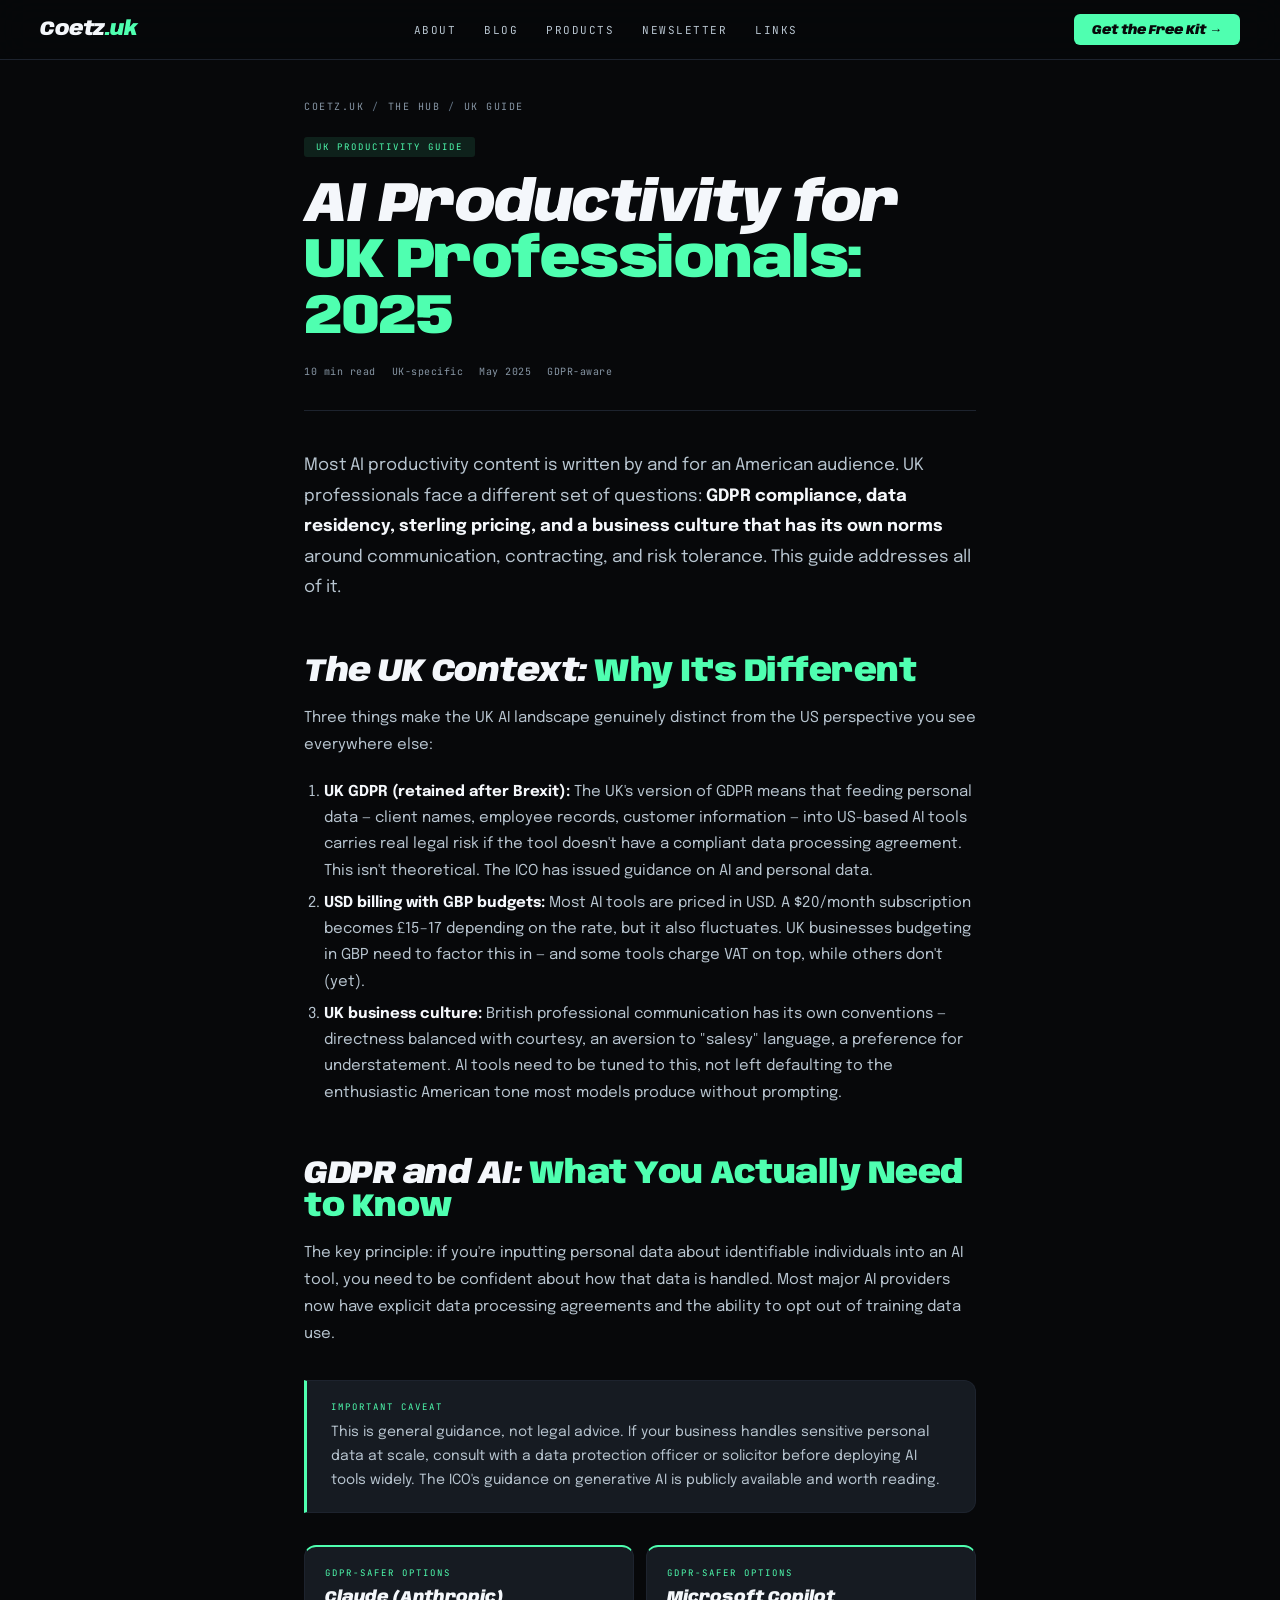
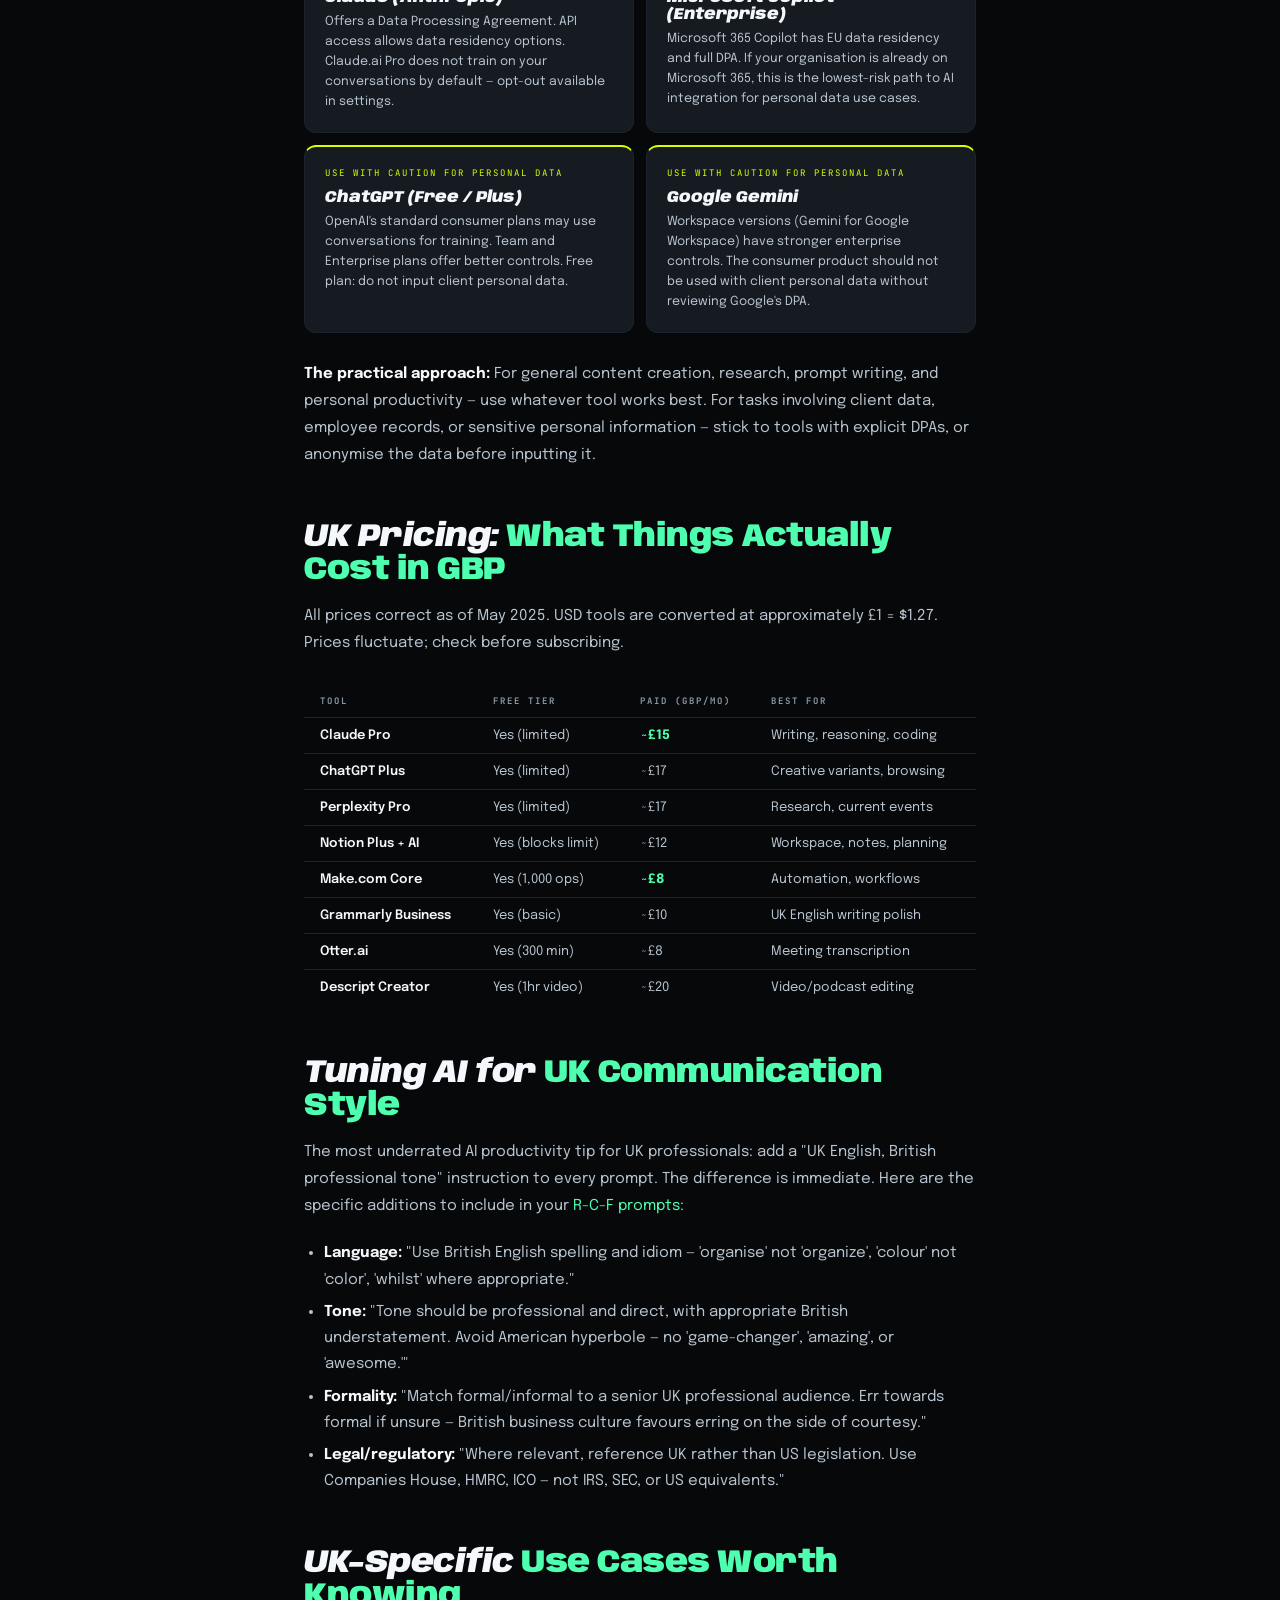
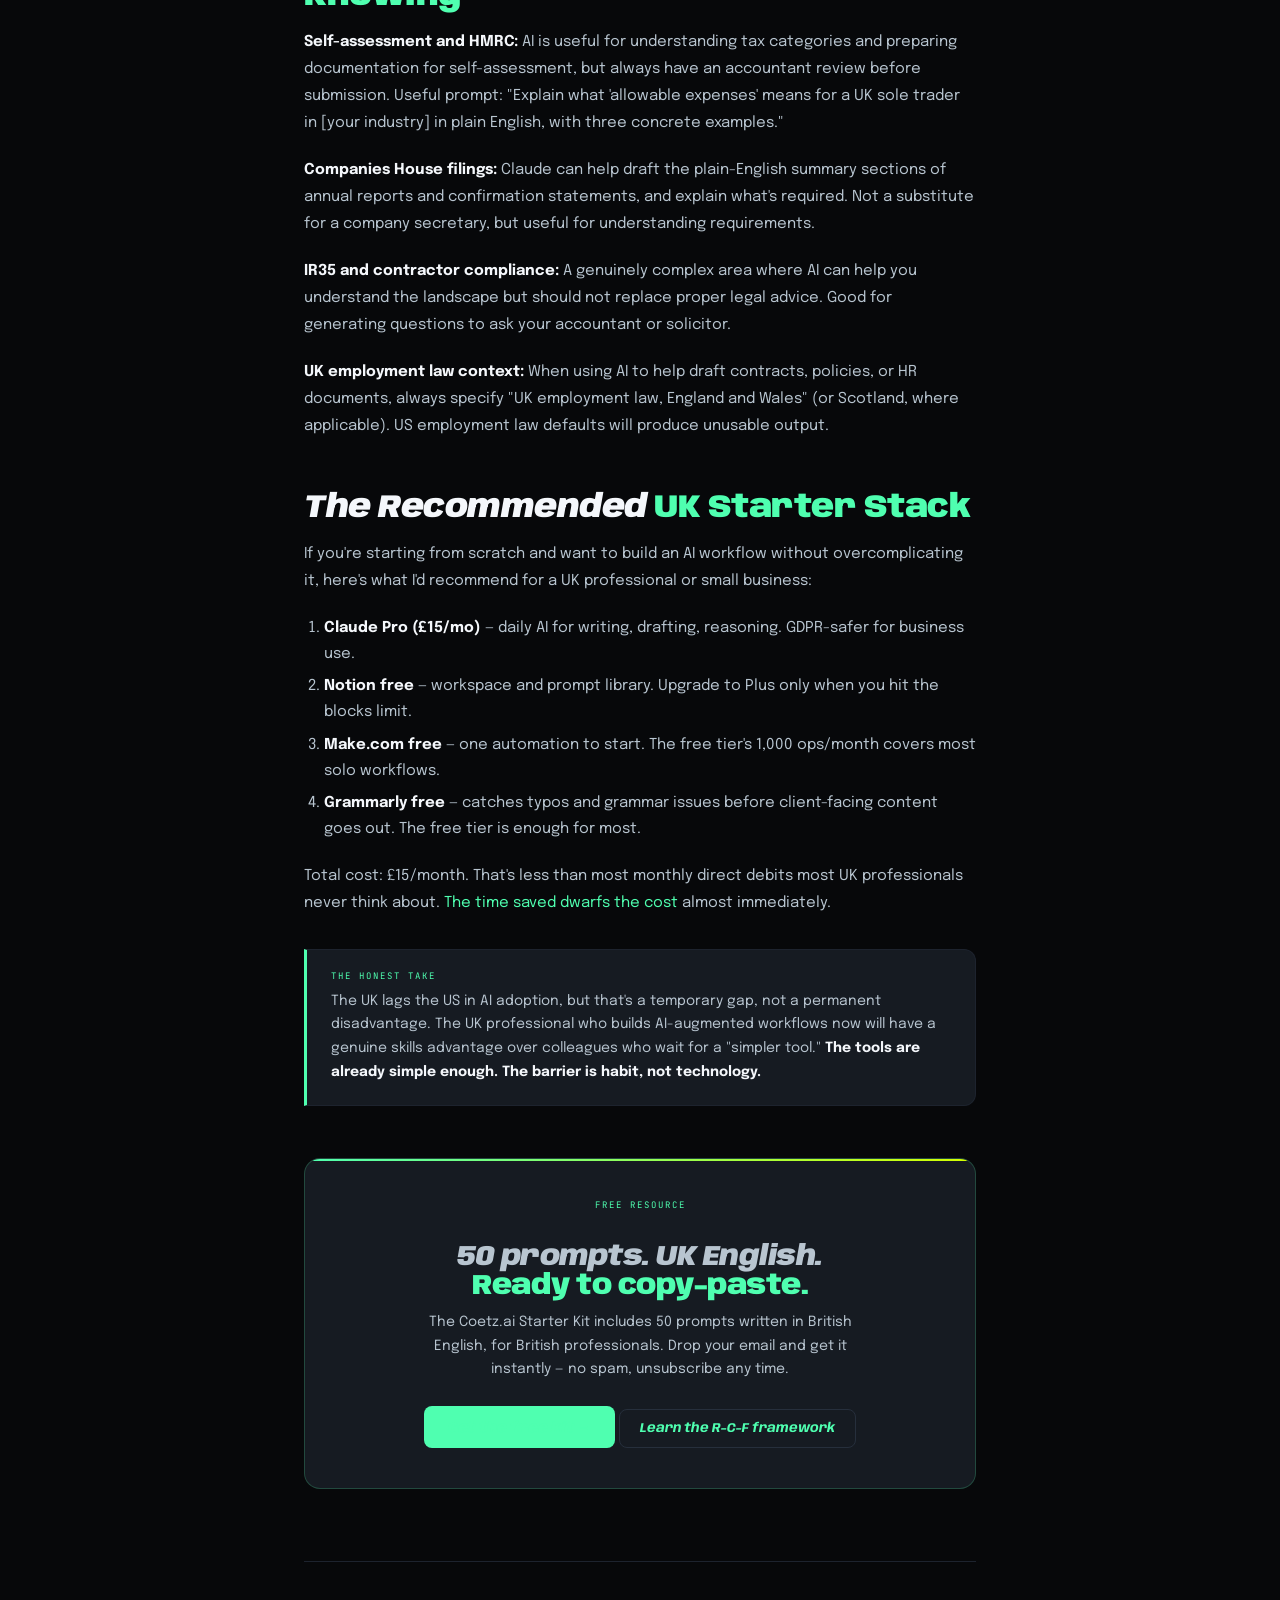
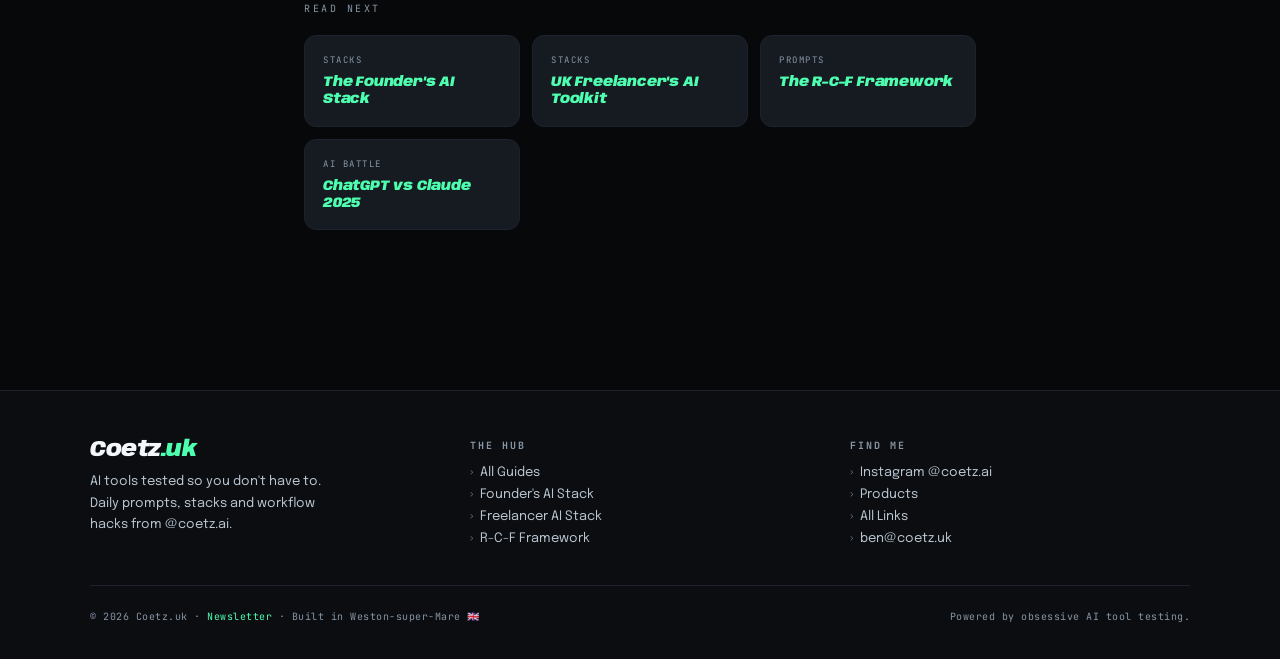
<file: blog/ai-productivity-uk/index.html>
<!DOCTYPE html>
<html lang="en">
<head>
<meta charset="UTF-8">
<meta name="viewport" content="width=device-width, initial-scale=1.0">
<title>AI Productivity for UK Professionals: The Complete 2025 Guide | Coetz.uk</title>
<meta name="description" content="A UK-specific guide to AI productivity — GDPR-compliant tools, GBP pricing, and workflows that work for British business culture.">
<link rel="canonical" href="https://coetz.uk/blog/ai-productivity-uk/">
<meta property="og:type" content="article">
<meta property="og:url" content="https://coetz.uk/blog/ai-productivity-uk/">
<meta property="og:title" content="AI Productivity for UK Professionals: The Complete 2025 Guide">
<meta property="og:description" content="GDPR-compliant tools, GBP pricing, and workflows that work for British business culture. The UK-specific AI productivity guide.">
<meta property="og:image" content="https://coetz.uk/media/og-card.png">
<meta property="og:locale" content="en_GB">
<meta name="twitter:card" content="summary_large_image">
<meta name="twitter:title" content="AI Productivity for UK Professionals: The Complete 2025 Guide">
<meta name="twitter:description" content="GDPR-compliant tools, GBP pricing, and workflows for British professionals. The UK-specific AI productivity guide.">
<meta name="robots" content="index, follow">
<meta name="keywords" content="AI productivity UK, AI tools UK 2025, GDPR AI tools, AI for UK professionals, digital transformation UK, AI workflow UK">
<script type="application/ld+json">
{
  "@context": "https://schema.org",
  "@type": "Article",
  "headline": "AI Productivity for UK Professionals: The Complete 2025 Guide",
  "description": "A UK-specific guide to AI productivity — GDPR-compliant tools, GBP pricing, and workflows for British business culture.",
  "author": { "@type": "Person", "name": "Coetz", "url": "https://coetz.uk" },
  "publisher": { "@type": "Person", "name": "Coetz", "url": "https://coetz.uk" },
  "datePublished": "2025-05-01",
  "dateModified": "2025-05-04",
  "url": "https://coetz.uk/blog/ai-productivity-uk/",
  "inLanguage": "en-GB",
  "keywords": ["AI productivity UK", "GDPR AI tools", "AI tools UK 2025"]
}
</script>
<link rel="preconnect" href="https://fonts.googleapis.com">
<link rel="preconnect" href="https://fonts.gstatic.com" crossorigin>
<link href="https://fonts.googleapis.com/css2?family=Anybody:ital,wght@0,400;0,700;0,900;1,400;1,700;1,900&family=JetBrains+Mono:ital,wght@0,300;0,400;0,500;1,300&family=Epilogue:wght@300;400;500;600&display=swap" rel="stylesheet">
<link rel="stylesheet" href="/assets/css/style.css">
<link rel="stylesheet" href="/assets/css/article.css">
<style>
.gdpr-grid{display:grid;grid-template-columns:1fr 1fr;gap:12px;margin:28px 0;}
@media(max-width:500px){.gdpr-grid{grid-template-columns:1fr;}}
.gdpr-card{background:var(--panel);border:1px solid var(--lift);border-radius:12px;padding:20px;}
.gdpr-card.safe{border-top:2px solid var(--sig);}
.gdpr-card.caution{border-top:2px solid var(--volt);}
.gdpr-card-label{font-family:'JetBrains Mono',monospace;font-size:9px;letter-spacing:2px;text-transform:uppercase;margin-bottom:10px;}
.gdpr-card.safe .gdpr-card-label{color:var(--sig);}
.gdpr-card.caution .gdpr-card-label{color:var(--volt);}
.gdpr-card-name{font-family:'Anybody',sans-serif;font-size:16px;font-weight:900;font-style:italic;margin-bottom:6px;}
.gdpr-card-desc{font-size:12.5px;color:var(--t2);line-height:1.6;}

.pricing-table{width:100%;border-collapse:collapse;margin:28px 0;}
.pricing-table th{font-family:'JetBrains Mono',monospace;font-size:9px;letter-spacing:2px;text-transform:uppercase;color:var(--t3);padding:10px 16px;text-align:left;border-bottom:1px solid var(--lift);}
.pricing-table td{font-size:13px;color:var(--t2);padding:11px 16px;border-bottom:1px solid var(--lift);}
.pricing-table td:first-child{color:var(--t1);font-weight:600;}
.pricing-table .best{color:var(--sig);font-weight:700;}
.pricing-table tr:last-child td{border-bottom:none;}

@media(max-width:600px){.article-wrap{padding:88px 20px 60px;}}
</style>
</head>
<body>

<nav>
  <a href="../../" class="nav-brand">Coetz<span class="tld">.uk</span></a>
  <ul class="nav-links">
    <li><a href="../../#about">About</a></li>
    <li><a href="../">Blog</a></li>
    <li><a href="../../#products">Products</a></li>
    <li><a href="../../#newsletter">Newsletter</a></li>
    <li><a href="../../links/">Links</a></li>
  </ul>
  <a href="../../#newsletter" class="nav-cta">Get the Free Kit →</a>
</nav>

<div class="article-wrap">
  <div class="breadcrumb">
    <a href="../../">Coetz.uk</a>
    <span class="breadcrumb-sep">/</span>
    <a href="../">The Hub</a>
    <span class="breadcrumb-sep">/</span>
    <span>UK Guide</span>
  </div>

  <div class="article-tag">UK Productivity Guide</div>
  <h1 class="article-h1">AI Productivity for<br><em>UK Professionals: 2025</em></h1>

  <div class="article-meta">
    <span class="article-meta-item">10 min read</span>
    <span class="article-meta-item">UK-specific</span>
    <span class="article-meta-item">May 2025</span>
    <span class="article-meta-item">GDPR-aware</span>
  </div>

  <p class="article-intro">
    Most AI productivity content is written by and for an American audience. UK professionals face a different set of questions: <strong>GDPR compliance, data residency, sterling pricing, and a business culture that has its own norms</strong> around communication, contracting, and risk tolerance. This guide addresses all of it.
  </p>

  <div class="article-body">

    <h2>The UK Context: <em>Why It's Different</em></h2>
    <p>Three things make the UK AI landscape genuinely distinct from the US perspective you see everywhere else:</p>
    <ol>
      <li><strong>UK GDPR (retained after Brexit):</strong> The UK's version of GDPR means that feeding personal data — client names, employee records, customer information — into US-based AI tools carries real legal risk if the tool doesn't have a compliant data processing agreement. This isn't theoretical. The ICO has issued guidance on AI and personal data.</li>
      <li><strong>USD billing with GBP budgets:</strong> Most AI tools are priced in USD. A $20/month subscription becomes £15–17 depending on the rate, but it also fluctuates. UK businesses budgeting in GBP need to factor this in — and some tools charge VAT on top, while others don't (yet).</li>
      <li><strong>UK business culture:</strong> British professional communication has its own conventions — directness balanced with courtesy, an aversion to "salesy" language, a preference for understatement. AI tools need to be tuned to this, not left defaulting to the enthusiastic American tone most models produce without prompting.</li>
    </ol>

    <h2>GDPR and AI: <em>What You Actually Need to Know</em></h2>
    <p>The key principle: if you're inputting personal data about identifiable individuals into an AI tool, you need to be confident about how that data is handled. Most major AI providers now have explicit data processing agreements and the ability to opt out of training data use.</p>

    <div class="callout warn">
      <div class="callout-label">Important caveat</div>
      <p>This is general guidance, not legal advice. If your business handles sensitive personal data at scale, consult with a data protection officer or solicitor before deploying AI tools widely. The ICO's guidance on generative AI is publicly available and worth reading.</p>
    </div>

    <div class="gdpr-grid">
      <div class="gdpr-card safe">
        <div class="gdpr-card-label">GDPR-safer options</div>
        <div class="gdpr-card-name">Claude (Anthropic)</div>
        <div class="gdpr-card-desc">Offers a Data Processing Agreement. API access allows data residency options. Claude.ai Pro does not train on your conversations by default — opt-out available in settings.</div>
      </div>
      <div class="gdpr-card safe">
        <div class="gdpr-card-label">GDPR-safer options</div>
        <div class="gdpr-card-name">Microsoft Copilot (Enterprise)</div>
        <div class="gdpr-card-desc">Microsoft 365 Copilot has EU data residency and full DPA. If your organisation is already on Microsoft 365, this is the lowest-risk path to AI integration for personal data use cases.</div>
      </div>
      <div class="gdpr-card caution">
        <div class="gdpr-card-label">Use with caution for personal data</div>
        <div class="gdpr-card-name">ChatGPT (Free / Plus)</div>
        <div class="gdpr-card-desc">OpenAI's standard consumer plans may use conversations for training. Team and Enterprise plans offer better controls. Free plan: do not input client personal data.</div>
      </div>
      <div class="gdpr-card caution">
        <div class="gdpr-card-label">Use with caution for personal data</div>
        <div class="gdpr-card-name">Google Gemini</div>
        <div class="gdpr-card-desc">Workspace versions (Gemini for Google Workspace) have stronger enterprise controls. The consumer product should not be used with client personal data without reviewing Google's DPA.</div>
      </div>
    </div>

    <p><strong>The practical approach:</strong> For general content creation, research, prompt writing, and personal productivity — use whatever tool works best. For tasks involving client data, employee records, or sensitive personal information — stick to tools with explicit DPAs, or anonymise the data before inputting it.</p>

    <h2>UK Pricing: <em>What Things Actually Cost in GBP</em></h2>
    <p>All prices correct as of May 2025. USD tools are converted at approximately £1 = $1.27. Prices fluctuate; check before subscribing.</p>

    <table class="pricing-table">
      <thead>
        <tr><th>Tool</th><th>Free tier</th><th>Paid (GBP/mo)</th><th>Best for</th></tr>
      </thead>
      <tbody>
        <tr><td>Claude Pro</td><td>Yes (limited)</td><td class="best">~£15</td><td>Writing, reasoning, coding</td></tr>
        <tr><td>ChatGPT Plus</td><td>Yes (limited)</td><td>~£17</td><td>Creative variants, browsing</td></tr>
        <tr><td>Perplexity Pro</td><td>Yes (limited)</td><td>~£17</td><td>Research, current events</td></tr>
        <tr><td>Notion Plus + AI</td><td>Yes (blocks limit)</td><td>~£12</td><td>Workspace, notes, planning</td></tr>
        <tr><td>Make.com Core</td><td>Yes (1,000 ops)</td><td class="best">~£8</td><td>Automation, workflows</td></tr>
        <tr><td>Grammarly Business</td><td>Yes (basic)</td><td>~£10</td><td>UK English writing polish</td></tr>
        <tr><td>Otter.ai</td><td>Yes (300 min)</td><td>~£8</td><td>Meeting transcription</td></tr>
        <tr><td>Descript Creator</td><td>Yes (1hr video)</td><td>~£20</td><td>Video/podcast editing</td></tr>
      </tbody>
    </table>

    <h2>Tuning AI for <em>UK Communication Style</em></h2>
    <p>The most underrated AI productivity tip for UK professionals: add a "UK English, British professional tone" instruction to every prompt. The difference is immediate. Here are the specific additions to include in your <a href="../rcf-prompt-framework/">R-C-F prompts</a>:</p>
    <ul>
      <li><strong>Language:</strong> "Use British English spelling and idiom — 'organise' not 'organize', 'colour' not 'color', 'whilst' where appropriate."</li>
      <li><strong>Tone:</strong> "Tone should be professional and direct, with appropriate British understatement. Avoid American hyperbole — no 'game-changer', 'amazing', or 'awesome.'"</li>
      <li><strong>Formality:</strong> "Match formal/informal to a senior UK professional audience. Err towards formal if unsure — British business culture favours erring on the side of courtesy."</li>
      <li><strong>Legal/regulatory:</strong> "Where relevant, reference UK rather than US legislation. Use Companies House, HMRC, ICO — not IRS, SEC, or US equivalents."</li>
    </ul>

    <h2>UK-Specific <em>Use Cases Worth Knowing</em></h2>
    <p><strong>Self-assessment and HMRC:</strong> AI is useful for understanding tax categories and preparing documentation for self-assessment, but always have an accountant review before submission. Useful prompt: "Explain what 'allowable expenses' means for a UK sole trader in [your industry] in plain English, with three concrete examples."</p>
    <p><strong>Companies House filings:</strong> Claude can help draft the plain-English summary sections of annual reports and confirmation statements, and explain what's required. Not a substitute for a company secretary, but useful for understanding requirements.</p>
    <p><strong>IR35 and contractor compliance:</strong> A genuinely complex area where AI can help you understand the landscape but should not replace proper legal advice. Good for generating questions to ask your accountant or solicitor.</p>
    <p><strong>UK employment law context:</strong> When using AI to help draft contracts, policies, or HR documents, always specify "UK employment law, England and Wales" (or Scotland, where applicable). US employment law defaults will produce unusable output.</p>

    <h2>The Recommended <em>UK Starter Stack</em></h2>
    <p>If you're starting from scratch and want to build an AI workflow without overcomplicating it, here's what I'd recommend for a UK professional or small business:</p>
    <ol>
      <li><strong>Claude Pro (£15/mo)</strong> — daily AI for writing, drafting, reasoning. GDPR-safer for business use.</li>
      <li><strong>Notion free</strong> — workspace and prompt library. Upgrade to Plus only when you hit the blocks limit.</li>
      <li><strong>Make.com free</strong> — one automation to start. The free tier's 1,000 ops/month covers most solo workflows.</li>
      <li><strong>Grammarly free</strong> — catches typos and grammar issues before client-facing content goes out. The free tier is enough for most.</li>
    </ol>
    <p>Total cost: £15/month. That's less than most monthly direct debits most UK professionals never think about. <a href="../ai-tools-reclaim-5-hours/">The time saved dwarfs the cost</a> almost immediately.</p>

    <div class="callout">
      <div class="callout-label">The honest take</div>
      <p>The UK lags the US in AI adoption, but that's a temporary gap, not a permanent disadvantage. The UK professional who builds AI-augmented workflows now will have a genuine skills advantage over colleagues who wait for a "simpler tool." <strong>The tools are already simple enough. The barrier is habit, not technology.</strong></p>
    </div>

    <div class="cta-block">
      <div class="cta-block-eye">Free resource</div>
      <h3>50 prompts. UK English.<br><em>Ready to copy-paste.</em></h3>
      <p>The Coetz.ai Starter Kit includes 50 prompts written in British English, for British professionals. Drop your email and get it instantly — no spam, unsubscribe any time.</p>
      <a href="../../#newsletter" class="btn-primary">Get the free kit →</a>
      <a href="../rcf-prompt-framework/" class="btn-ghost">Learn the R-C-F framework</a>
    </div>

    <div class="related">
      <div class="related-label">Read next</div>
      <div class="related-grid">
        <a href="../founders-ai-stack/" class="related-card">
          <div class="related-card-tag">Stacks</div>
          <div class="related-card-title">The Founder's AI Stack</div>
        </a>
        <a href="../freelancer-ai-stack/" class="related-card">
          <div class="related-card-tag">Stacks</div>
          <div class="related-card-title">UK Freelancer's AI Toolkit</div>
        </a>
        <a href="../rcf-prompt-framework/" class="related-card">
          <div class="related-card-tag">Prompts</div>
          <div class="related-card-title">The R-C-F Framework</div>
        </a>
        <a href="../chatgpt-vs-claude/" class="related-card">
          <div class="related-card-tag">AI Battle</div>
          <div class="related-card-title">ChatGPT vs Claude 2025</div>
        </a>
      </div>
    </div>
  </div>
</div>

<footer>
  <div class="footer-inner">
    <div class="footer-brand">
      <div class="name">Coetz<span>.uk</span></div>
      <p>AI tools tested so you don't have to. Daily prompts, stacks and workflow hacks from @coetz.ai.</p>
    </div>
    <div class="footer-col">
      <h4>The Hub</h4>
      <ul>
        <li><a href="../">All Guides</a></li>
        <li><a href="../founders-ai-stack/">Founder's AI Stack</a></li>
        <li><a href="../freelancer-ai-stack/">Freelancer AI Stack</a></li>
        <li><a href="../rcf-prompt-framework/">R-C-F Framework</a></li>
      </ul>
    </div>
    <div class="footer-col">
      <h4>Find me</h4>
      <ul>
        <li><a href="https://instagram.com/coetz.ai">Instagram @coetz.ai</a></li>
        <li><a href="../../#products">Products</a></li>
        <li><a href="../../links/">All Links</a></li>
        <li><a href="mailto:ben@coetz.uk">ben@coetz.uk</a></li>
      </ul>
    </div>
  </div>
  <div class="footer-bottom">
    <p>© <span class="current-year"></span> Coetz.uk · <a href="../../#newsletter">Newsletter</a> · Built in Weston-super-Mare 🇬🇧</p>
    <p>Powered by obsessive AI tool testing.</p>
  </div>
</footer>
<script>document.querySelectorAll('.current-year').forEach(y=>{y.textContent=new Date().getFullYear();});</script>
</body>
</html>
</file>
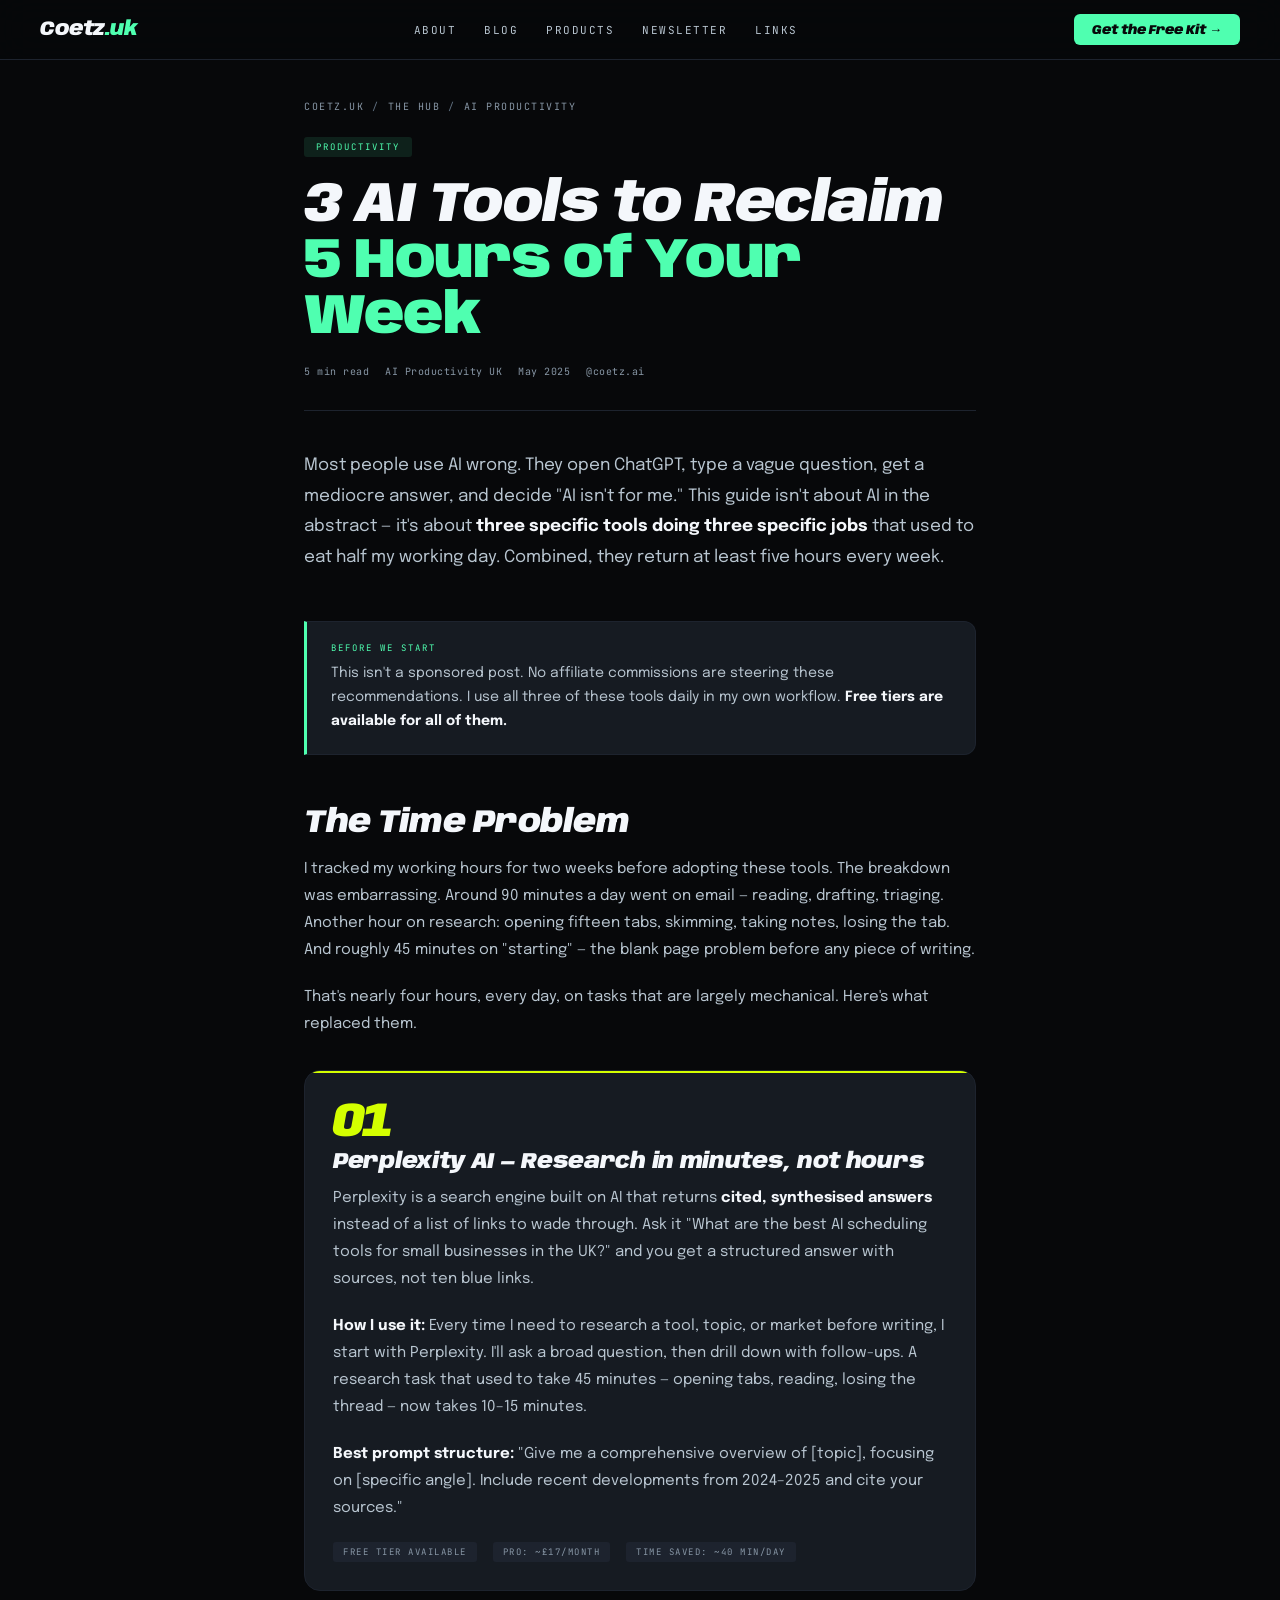
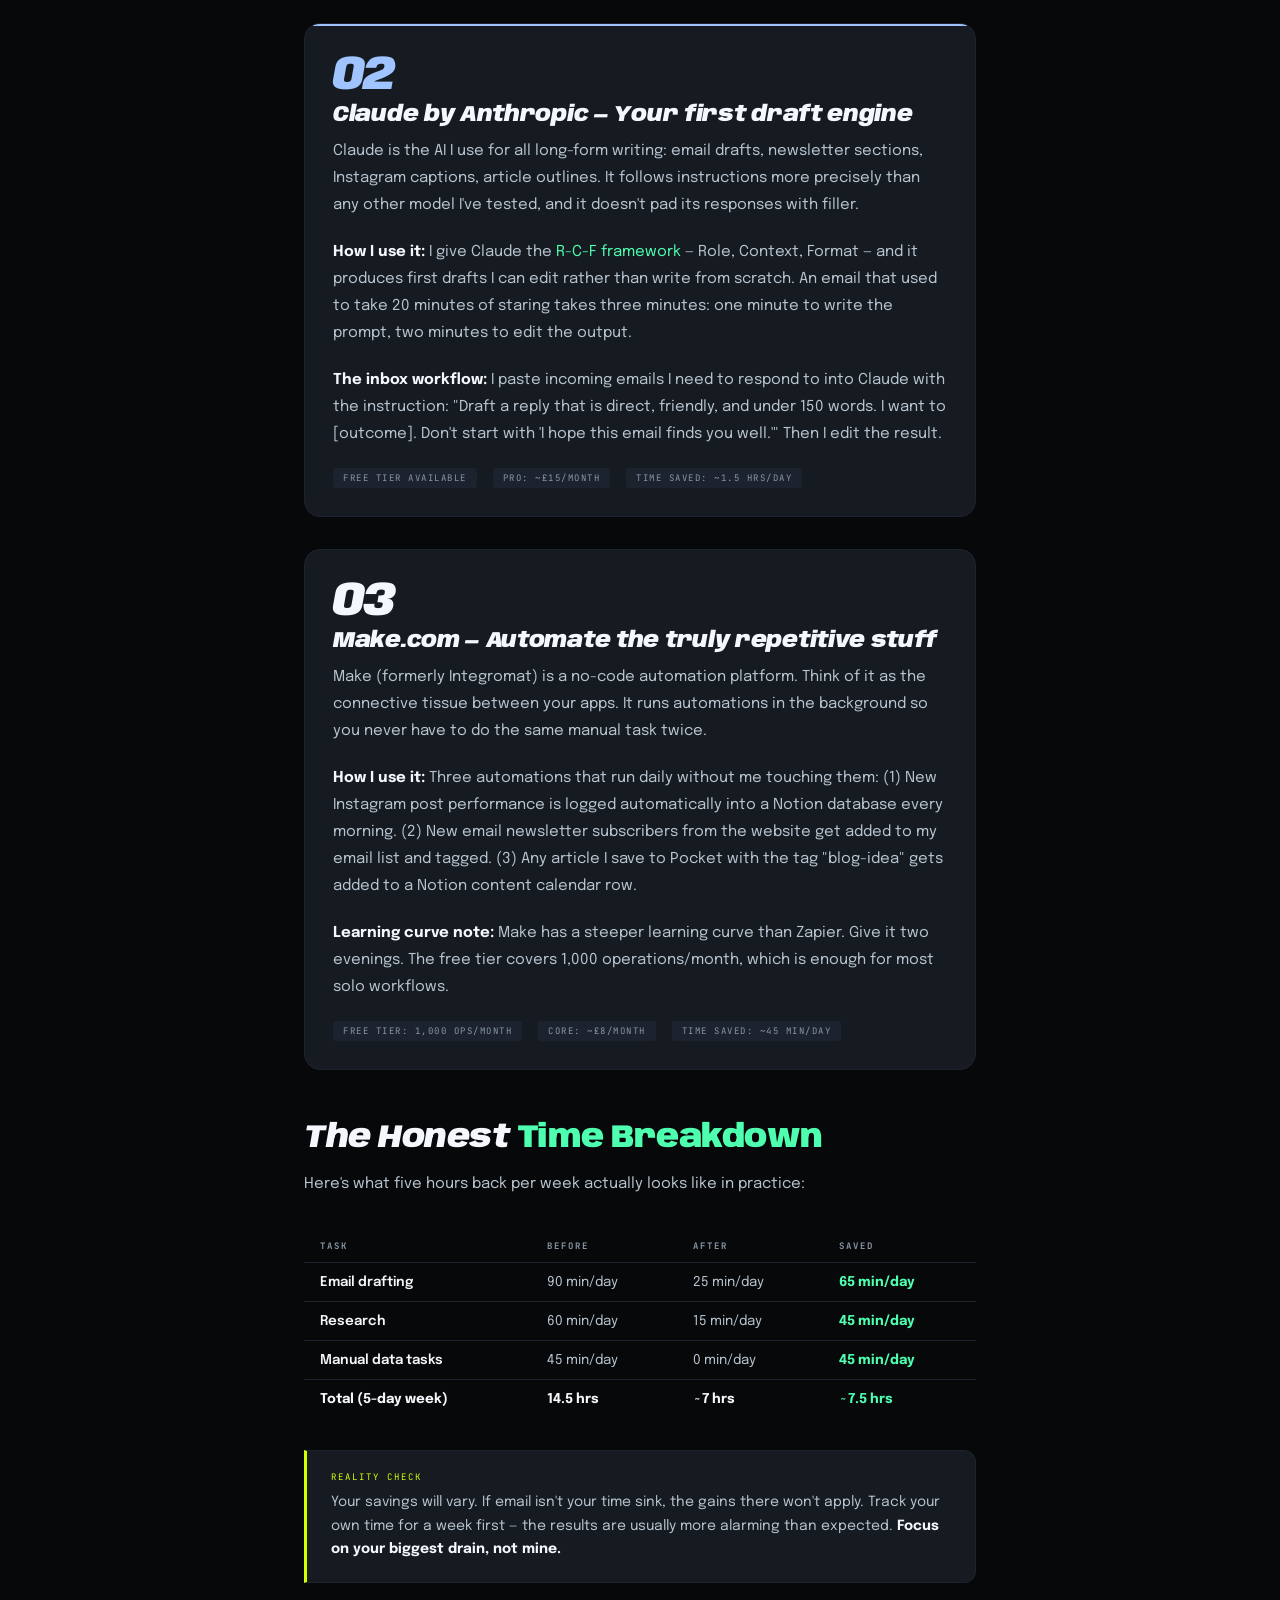
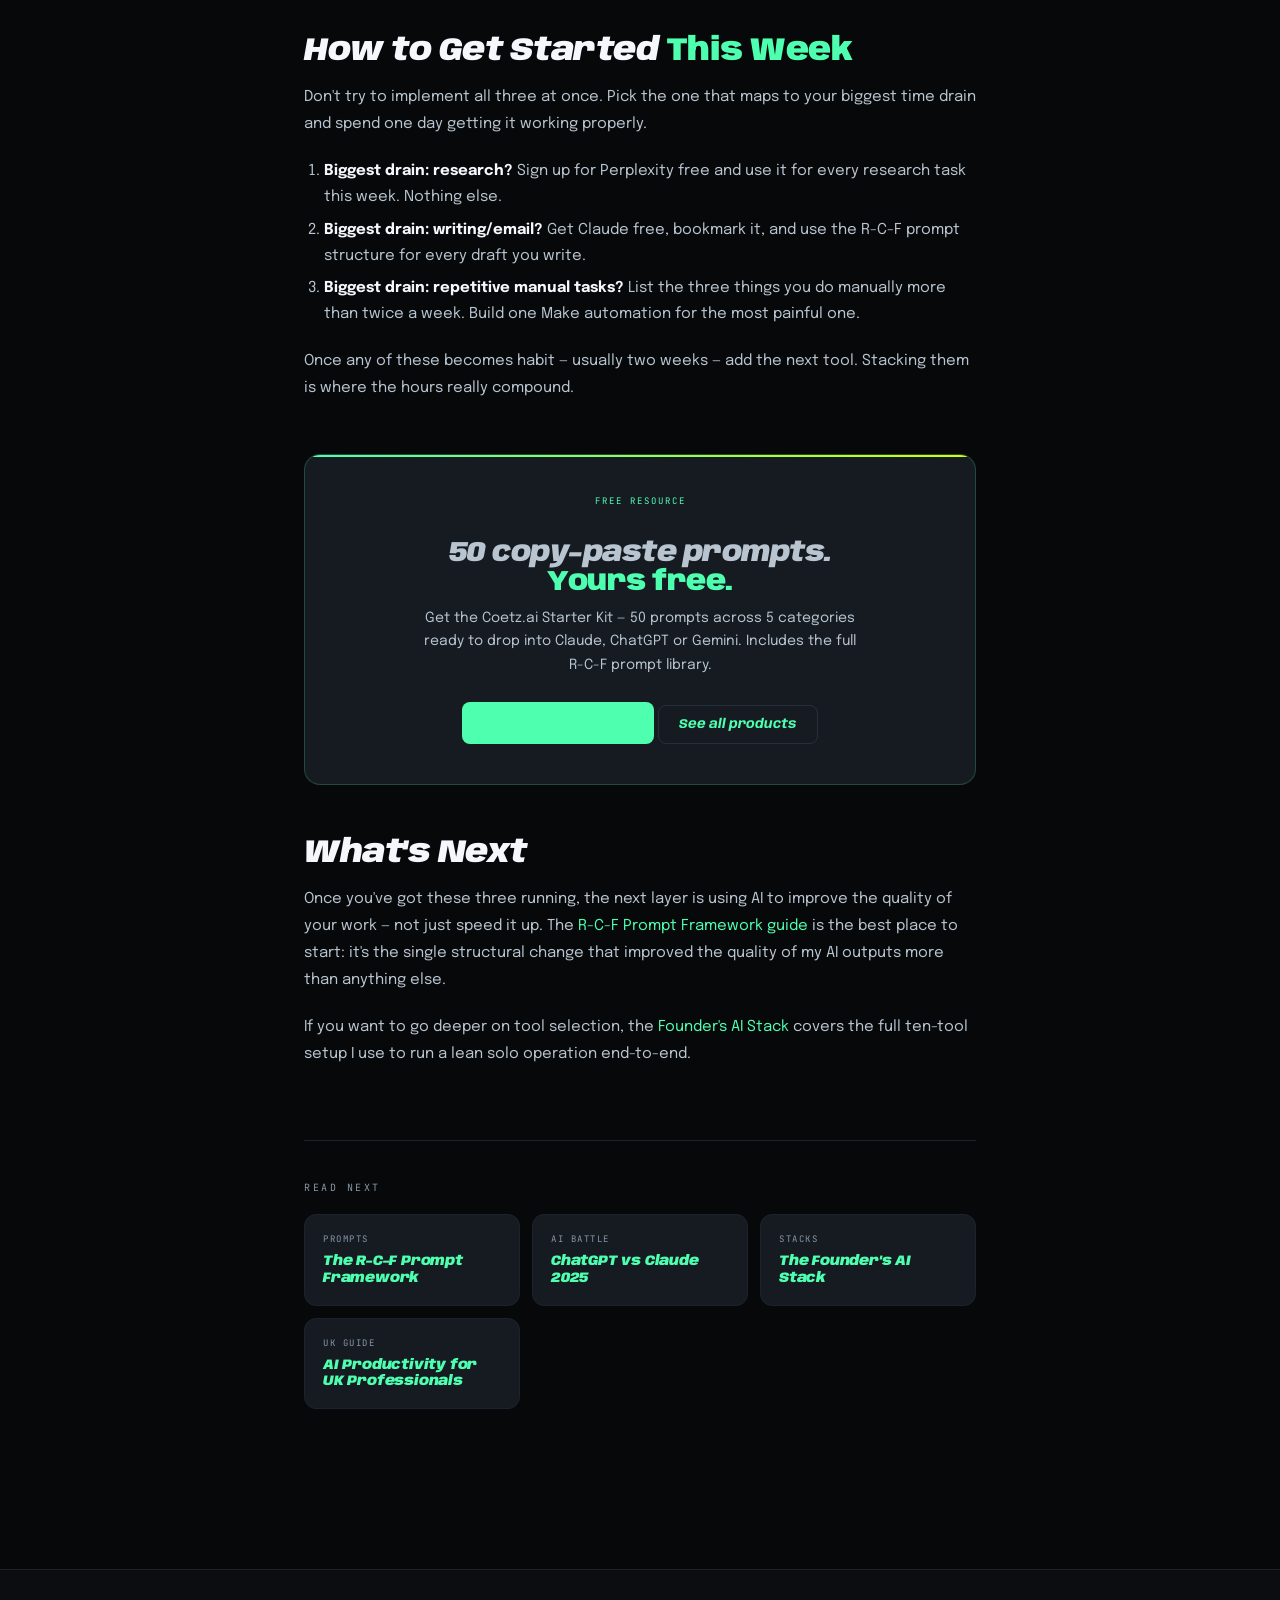
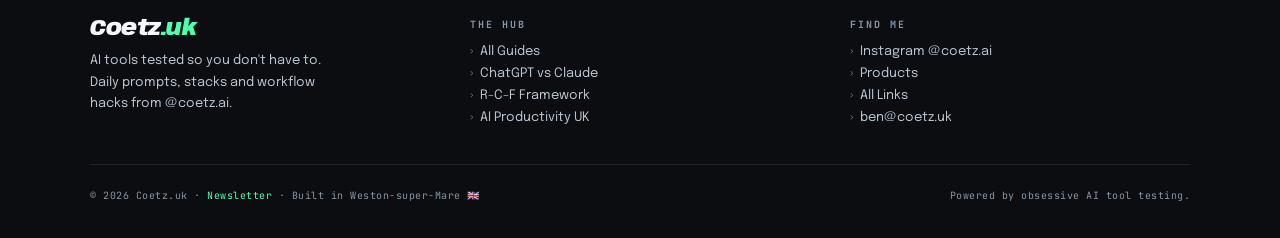
<file: blog/ai-tools-reclaim-5-hours/index.html>
<!DOCTYPE html>
<html lang="en">
<head>
<meta charset="UTF-8">
<meta name="viewport" content="width=device-width, initial-scale=1.0">
<title>3 AI Tools to Reclaim 5 Hours of Your Week | Coetz.uk</title>
<meta name="description" content="The exact AI tools and workflows I use to automate inbox management, first-draft content and research summaries — saving 5+ hours every week.">
<link rel="canonical" href="https://coetz.uk/blog/ai-tools-reclaim-5-hours/">
<meta property="og:type" content="article">
<meta property="og:url" content="https://coetz.uk/blog/ai-tools-reclaim-5-hours/">
<meta property="og:title" content="3 AI Tools to Reclaim 5 Hours of Your Week | Coetz.uk">
<meta property="og:description" content="The exact tools and prompts I use to automate the repetitive parts of my workflow — saving 5+ hours weekly.">
<meta property="og:image" content="https://coetz.uk/media/og-card.png">
<meta property="og:locale" content="en_GB">
<meta name="twitter:card" content="summary_large_image">
<meta name="twitter:title" content="3 AI Tools to Reclaim 5 Hours of Your Week">
<meta name="twitter:description" content="The exact tools and prompts I use to automate the repetitive parts of my workflow — saving 5+ hours weekly.">
<meta name="robots" content="index, follow">
<script type="application/ld+json">
{
  "@context": "https://schema.org",
  "@type": "Article",
  "headline": "3 AI Tools to Reclaim 5 Hours of Your Week",
  "description": "The exact AI tools and workflows I use to automate inbox management, first-draft content and research summaries.",
  "author": { "@type": "Person", "name": "Coetz", "url": "https://coetz.uk" },
  "publisher": { "@type": "Person", "name": "Coetz", "url": "https://coetz.uk" },
  "datePublished": "2025-05-01",
  "dateModified": "2025-05-04",
  "url": "https://coetz.uk/blog/ai-tools-reclaim-5-hours/",
  "inLanguage": "en-GB",
  "keywords": ["AI productivity UK", "AI tools 2025", "save time with AI", "workflow automation"],
  "breadcrumb": {
    "@type": "BreadcrumbList",
    "itemListElement": [
      { "@type": "ListItem", "position": 1, "name": "Home", "item": "https://coetz.uk" },
      { "@type": "ListItem", "position": 2, "name": "The Hub", "item": "https://coetz.uk/blog/" },
      { "@type": "ListItem", "position": 3, "name": "3 AI Tools to Reclaim 5 Hours" }
    ]
  }
}
</script>
<link rel="preconnect" href="https://fonts.googleapis.com">
<link rel="preconnect" href="https://fonts.gstatic.com" crossorigin>
<link href="https://fonts.googleapis.com/css2?family=Anybody:ital,wght@0,400;0,700;0,900;1,400;1,700;1,900&family=JetBrains+Mono:ital,wght@0,300;0,400;0,500;1,300&family=Epilogue:wght@300;400;500;600&display=swap" rel="stylesheet">
<link rel="stylesheet" href="/assets/css/style.css">
<link rel="stylesheet" href="/assets/css/article.css">
<style>
.tool-card{background:var(--panel);border:1px solid var(--lift);border-radius:16px;padding:28px;margin:32px 0;position:relative;overflow:hidden;}
.tool-card::before{content:'';position:absolute;top:0;left:0;right:0;height:2px;}
.tool-card:nth-of-type(1)::before{background:var(--sig);}
.tool-card:nth-of-type(2)::before{background:var(--volt);}
.tool-card:nth-of-type(3)::before{background:var(--ice);}
.tool-card-num{font-family:'Anybody',sans-serif;font-size:48px;font-weight:900;font-style:italic;line-height:1;letter-spacing:-2px;margin-bottom:4px;}
.tool-card:nth-of-type(1) .tool-card-num{color:var(--sig);}
.tool-card:nth-of-type(2) .tool-card-num{color:var(--volt);}
.tool-card:nth-of-type(3) .tool-card-num{color:var(--ice);}
.tool-card-name{font-family:'Anybody',sans-serif;font-size:22px;font-weight:900;font-style:italic;letter-spacing:-0.3px;margin-bottom:12px;}
.tool-card-body{font-size:14px;color:var(--t2);line-height:1.75;}
.tool-card-body strong{color:var(--t1);}
.tool-card-meta{display:flex;gap:16px;margin-top:16px;flex-wrap:wrap;}
.tool-card-chip{font-family:'JetBrains Mono',monospace;font-size:9px;letter-spacing:1.5px;text-transform:uppercase;padding:4px 10px;border-radius:3px;background:var(--lift);color:var(--t3);}

.time-table{width:100%;border-collapse:collapse;margin:32px 0;}
.time-table th{font-family:'JetBrains Mono',monospace;font-size:9px;letter-spacing:2px;text-transform:uppercase;color:var(--t3);padding:10px 16px;text-align:left;border-bottom:1px solid var(--lift);}
.time-table td{font-size:13.5px;color:var(--t2);padding:12px 16px;border-bottom:1px solid var(--lift);}
.time-table td:first-child{color:var(--t1);font-weight:600;}
.time-table td strong{color:var(--sig);}
.time-table tr:last-child td{border-bottom:none;font-weight:700;color:var(--t1);}

@media(max-width:600px){.article-wrap{padding:88px 20px 60px;}}
</style>
</head>
<body>

<nav>
  <a href="../../" class="nav-brand">Coetz<span class="tld">.uk</span></a>
  <ul class="nav-links">
    <li><a href="../../#about">About</a></li>
    <li><a href="../">Blog</a></li>
    <li><a href="../../#products">Products</a></li>
    <li><a href="../../#newsletter">Newsletter</a></li>
    <li><a href="../../links/">Links</a></li>
  </ul>
  <a href="../../#newsletter" class="nav-cta">Get the Free Kit →</a>
</nav>

<div class="article-wrap">

  <div class="breadcrumb">
    <a href="../../">Coetz.uk</a>
    <span class="breadcrumb-sep">/</span>
    <a href="../">The Hub</a>
    <span class="breadcrumb-sep">/</span>
    <span>AI Productivity</span>
  </div>

  <div class="article-tag">Productivity</div>
  <h1 class="article-h1">3 AI Tools to Reclaim<br><em>5 Hours of Your Week</em></h1>

  <div class="article-meta">
    <span class="article-meta-item">5 min read</span>
    <span class="article-meta-item">AI Productivity UK</span>
    <span class="article-meta-item">May 2025</span>
    <span class="article-meta-item">@coetz.ai</span>
  </div>

  <p class="article-intro">
    Most people use AI wrong. They open ChatGPT, type a vague question, get a mediocre answer, and decide "AI isn't for me." This guide isn't about AI in the abstract — it's about <strong>three specific tools doing three specific jobs</strong> that used to eat half my working day. Combined, they return at least five hours every week.
  </p>

  <div class="article-body">

    <div class="callout">
      <div class="callout-label">Before we start</div>
      <p>This isn't a sponsored post. No affiliate commissions are steering these recommendations. I use all three of these tools daily in my own workflow. <strong>Free tiers are available for all of them.</strong></p>
    </div>

    <h2>The Time Problem</h2>
    <p>I tracked my working hours for two weeks before adopting these tools. The breakdown was embarrassing. Around 90 minutes a day went on email — reading, drafting, triaging. Another hour on research: opening fifteen tabs, skimming, taking notes, losing the tab. And roughly 45 minutes on "starting" — the blank page problem before any piece of writing.</p>
    <p>That's nearly four hours, every day, on tasks that are largely mechanical. Here's what replaced them.</p>

    <div class="tool-card">
      <div class="tool-card-num">01</div>
      <div class="tool-card-name">Perplexity AI — Research in minutes, not hours</div>
      <div class="tool-card-body">
        <p>Perplexity is a search engine built on AI that returns <strong>cited, synthesised answers</strong> instead of a list of links to wade through. Ask it "What are the best AI scheduling tools for small businesses in the UK?" and you get a structured answer with sources, not ten blue links.</p>
        <p><strong>How I use it:</strong> Every time I need to research a tool, topic, or market before writing, I start with Perplexity. I'll ask a broad question, then drill down with follow-ups. A research task that used to take 45 minutes — opening tabs, reading, losing the thread — now takes 10–15 minutes.</p>
        <p><strong>Best prompt structure:</strong> "Give me a comprehensive overview of [topic], focusing on [specific angle]. Include recent developments from 2024–2025 and cite your sources."</p>
      </div>
      <div class="tool-card-meta">
        <span class="tool-card-chip">Free tier available</span>
        <span class="tool-card-chip">Pro: ~£17/month</span>
        <span class="tool-card-chip">Time saved: ~40 min/day</span>
      </div>
    </div>

    <div class="tool-card">
      <div class="tool-card-num">02</div>
      <div class="tool-card-name">Claude by Anthropic — Your first draft engine</div>
      <div class="tool-card-body">
        <p>Claude is the AI I use for all long-form writing: email drafts, newsletter sections, Instagram captions, article outlines. It follows instructions more precisely than any other model I've tested, and it doesn't pad its responses with filler.</p>
        <p><strong>How I use it:</strong> I give Claude the <a href="../rcf-prompt-framework/">R-C-F framework</a> — Role, Context, Format — and it produces first drafts I can edit rather than write from scratch. An email that used to take 20 minutes of staring takes three minutes: one minute to write the prompt, two minutes to edit the output.</p>
        <p><strong>The inbox workflow:</strong> I paste incoming emails I need to respond to into Claude with the instruction: "Draft a reply that is direct, friendly, and under 150 words. I want to [outcome]. Don't start with 'I hope this email finds you well.'" Then I edit the result.</p>
      </div>
      <div class="tool-card-meta">
        <span class="tool-card-chip">Free tier available</span>
        <span class="tool-card-chip">Pro: ~£15/month</span>
        <span class="tool-card-chip">Time saved: ~1.5 hrs/day</span>
      </div>
    </div>

    <div class="tool-card">
      <div class="tool-card-num">03</div>
      <div class="tool-card-name">Make.com — Automate the truly repetitive stuff</div>
      <div class="tool-card-body">
        <p>Make (formerly Integromat) is a no-code automation platform. Think of it as the connective tissue between your apps. It runs automations in the background so you never have to do the same manual task twice.</p>
        <p><strong>How I use it:</strong> Three automations that run daily without me touching them: (1) New Instagram post performance is logged automatically into a Notion database every morning. (2) New email newsletter subscribers from the website get added to my email list and tagged. (3) Any article I save to Pocket with the tag "blog-idea" gets added to a Notion content calendar row.</p>
        <p><strong>Learning curve note:</strong> Make has a steeper learning curve than Zapier. Give it two evenings. The free tier covers 1,000 operations/month, which is enough for most solo workflows.</p>
      </div>
      <div class="tool-card-meta">
        <span class="tool-card-chip">Free tier: 1,000 ops/month</span>
        <span class="tool-card-chip">Core: ~£8/month</span>
        <span class="tool-card-chip">Time saved: ~45 min/day</span>
      </div>
    </div>

    <h2>The Honest <em>Time Breakdown</em></h2>
    <p>Here's what five hours back per week actually looks like in practice:</p>

    <table class="time-table">
      <thead>
        <tr>
          <th>Task</th>
          <th>Before</th>
          <th>After</th>
          <th>Saved</th>
        </tr>
      </thead>
      <tbody>
        <tr>
          <td>Email drafting</td>
          <td>90 min/day</td>
          <td>25 min/day</td>
          <td><strong>65 min/day</strong></td>
        </tr>
        <tr>
          <td>Research</td>
          <td>60 min/day</td>
          <td>15 min/day</td>
          <td><strong>45 min/day</strong></td>
        </tr>
        <tr>
          <td>Manual data tasks</td>
          <td>45 min/day</td>
          <td>0 min/day</td>
          <td><strong>45 min/day</strong></td>
        </tr>
        <tr>
          <td>Total (5-day week)</td>
          <td>14.5 hrs</td>
          <td>~7 hrs</td>
          <td><strong>~7.5 hrs</strong></td>
        </tr>
      </tbody>
    </table>

    <div class="callout volt">
      <div class="callout-label">Reality check</div>
      <p>Your savings will vary. If email isn't your time sink, the gains there won't apply. Track your own time for a week first — the results are usually more alarming than expected. <strong>Focus on your biggest drain, not mine.</strong></p>
    </div>

    <h2>How to Get Started <em>This Week</em></h2>
    <p>Don't try to implement all three at once. Pick the one that maps to your biggest time drain and spend one day getting it working properly.</p>
    <ol>
      <li><strong>Biggest drain: research?</strong> Sign up for Perplexity free and use it for every research task this week. Nothing else.</li>
      <li><strong>Biggest drain: writing/email?</strong> Get Claude free, bookmark it, and use the R-C-F prompt structure for every draft you write.</li>
      <li><strong>Biggest drain: repetitive manual tasks?</strong> List the three things you do manually more than twice a week. Build one Make automation for the most painful one.</li>
    </ol>

    <p>Once any of these becomes habit — usually two weeks — add the next tool. Stacking them is where the hours really compound.</p>

    <div class="cta-block">
      <div class="cta-block-eye">Free Resource</div>
      <h3>50 copy-paste prompts.<br><em>Yours free.</em></h3>
      <p>Get the Coetz.ai Starter Kit — 50 prompts across 5 categories ready to drop into Claude, ChatGPT or Gemini. Includes the full R-C-F prompt library.</p>
      <a href="../../#newsletter" class="btn-primary">Get the free kit →</a>
      <a href="../../#products" class="btn-ghost">See all products</a>
    </div>

    <h2>What's Next</h2>
    <p>Once you've got these three running, the next layer is using AI to improve the quality of your work — not just speed it up. The <a href="../rcf-prompt-framework/">R-C-F Prompt Framework guide</a> is the best place to start: it's the single structural change that improved the quality of my AI outputs more than anything else.</p>
    <p>If you want to go deeper on tool selection, the <a href="../founders-ai-stack/">Founder's AI Stack</a> covers the full ten-tool setup I use to run a lean solo operation end-to-end.</p>

    <div class="related">
      <div class="related-label">Read next</div>
      <div class="related-grid">
        <a href="../rcf-prompt-framework/" class="related-card">
          <div class="related-card-tag">Prompts</div>
          <div class="related-card-title">The R-C-F Prompt Framework</div>
        </a>
        <a href="../chatgpt-vs-claude/" class="related-card">
          <div class="related-card-tag">AI Battle</div>
          <div class="related-card-title">ChatGPT vs Claude 2025</div>
        </a>
        <a href="../founders-ai-stack/" class="related-card">
          <div class="related-card-tag">Stacks</div>
          <div class="related-card-title">The Founder's AI Stack</div>
        </a>
        <a href="../ai-productivity-uk/" class="related-card">
          <div class="related-card-tag">UK Guide</div>
          <div class="related-card-title">AI Productivity for UK Professionals</div>
        </a>
      </div>
    </div>

  </div>
</div>

<footer>
  <div class="footer-inner">
    <div class="footer-brand">
      <div class="name">Coetz<span>.uk</span></div>
      <p>AI tools tested so you don't have to. Daily prompts, stacks and workflow hacks from @coetz.ai.</p>
    </div>
    <div class="footer-col">
      <h4>The Hub</h4>
      <ul>
        <li><a href="../">All Guides</a></li>
        <li><a href="../chatgpt-vs-claude/">ChatGPT vs Claude</a></li>
        <li><a href="../rcf-prompt-framework/">R-C-F Framework</a></li>
        <li><a href="../ai-productivity-uk/">AI Productivity UK</a></li>
      </ul>
    </div>
    <div class="footer-col">
      <h4>Find me</h4>
      <ul>
        <li><a href="https://instagram.com/coetz.ai">Instagram @coetz.ai</a></li>
        <li><a href="../../#products">Products</a></li>
        <li><a href="../../links/">All Links</a></li>
        <li><a href="mailto:ben@coetz.uk">ben@coetz.uk</a></li>
      </ul>
    </div>
  </div>
  <div class="footer-bottom">
    <p>© <span class="current-year"></span> Coetz.uk · <a href="../../#newsletter">Newsletter</a> · Built in Weston-super-Mare 🇬🇧</p>
    <p>Powered by obsessive AI tool testing.</p>
  </div>
</footer>
<script>document.querySelectorAll('.current-year').forEach(y=>{y.textContent=new Date().getFullYear();});</script>
</body>
</html>
</file>
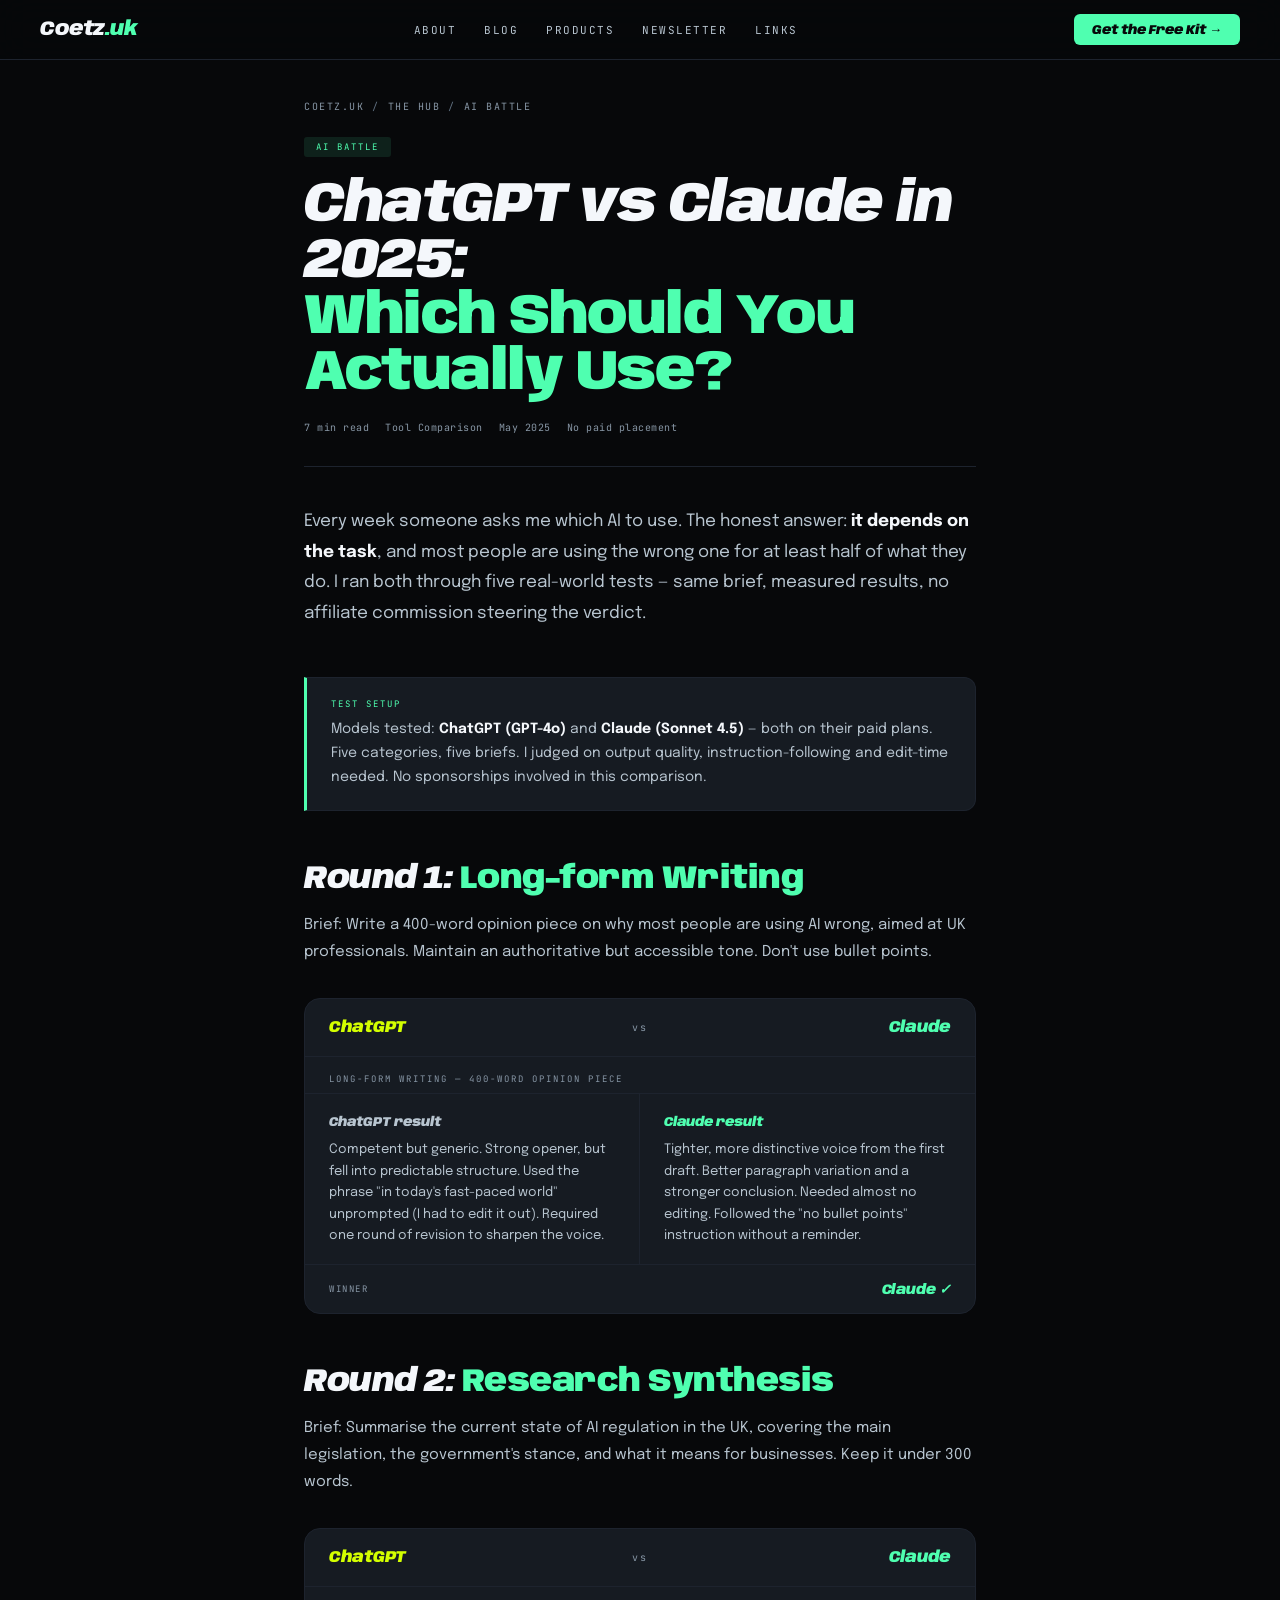
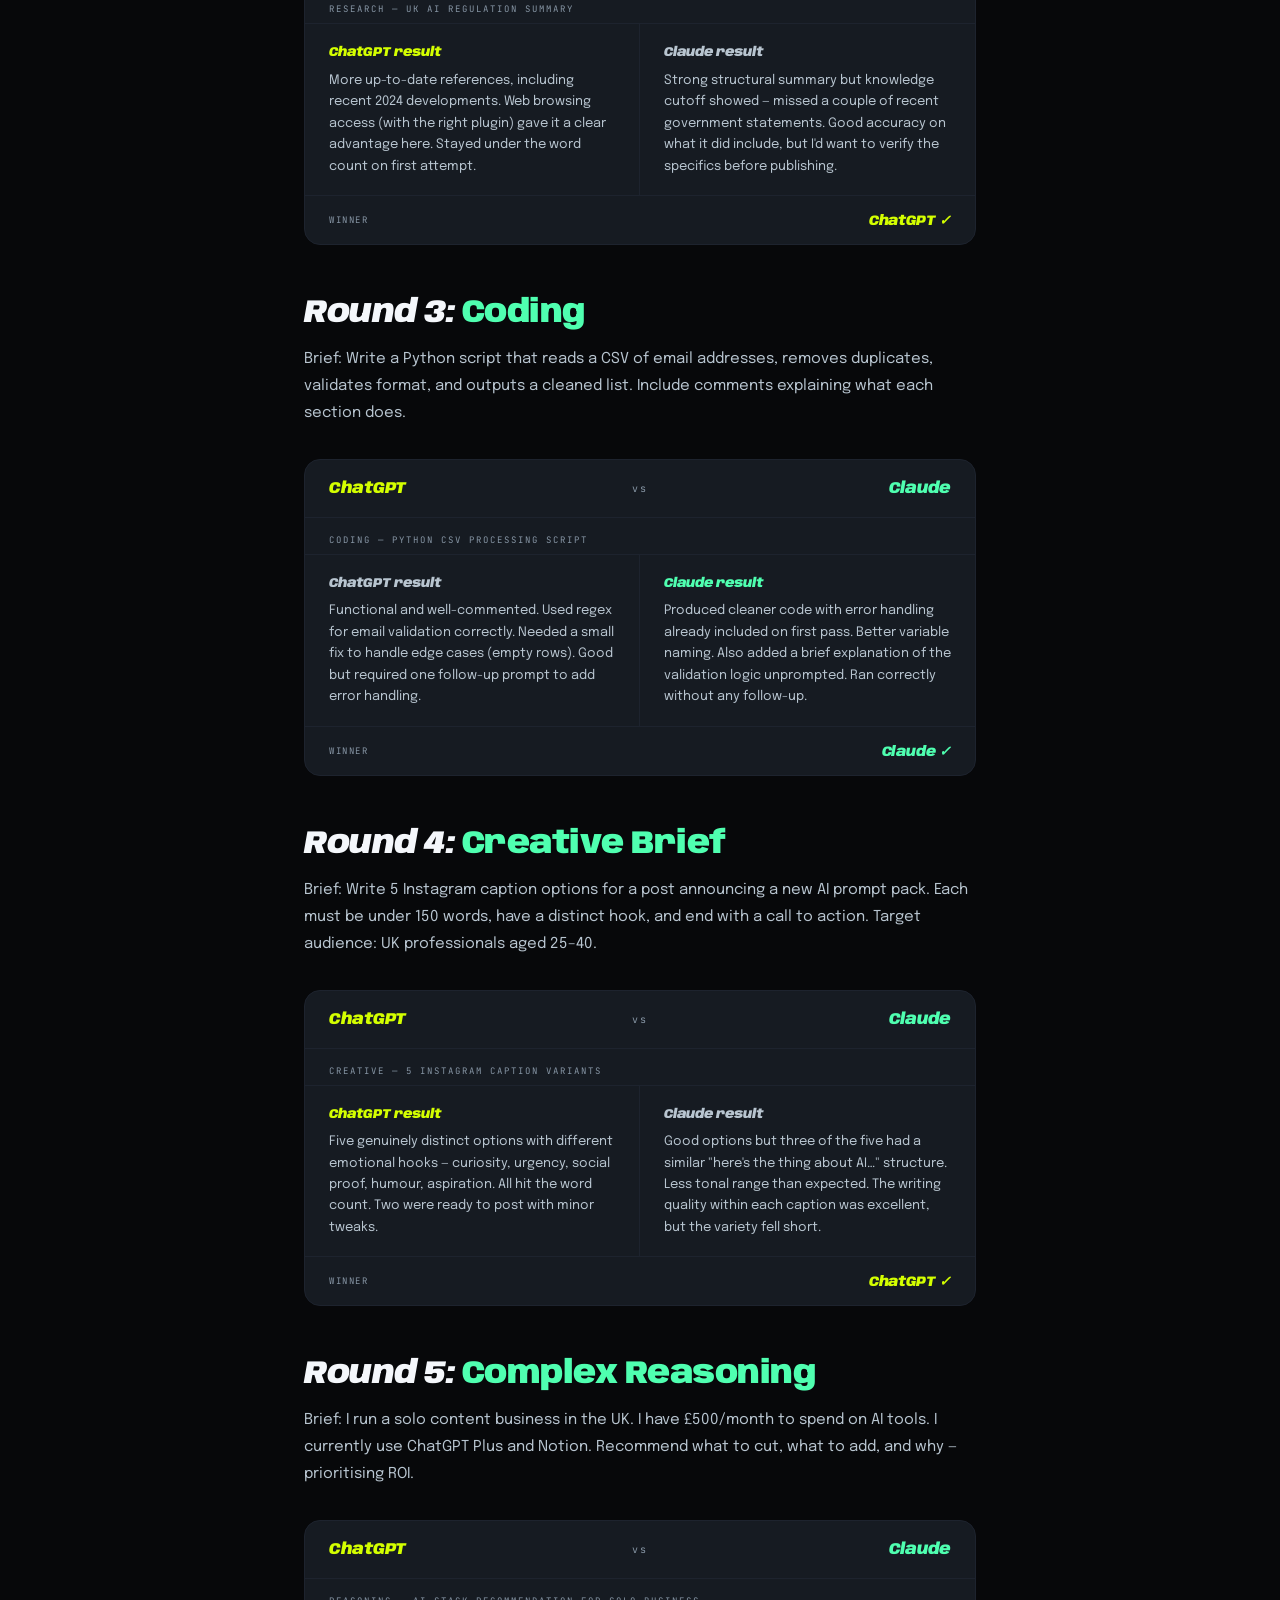
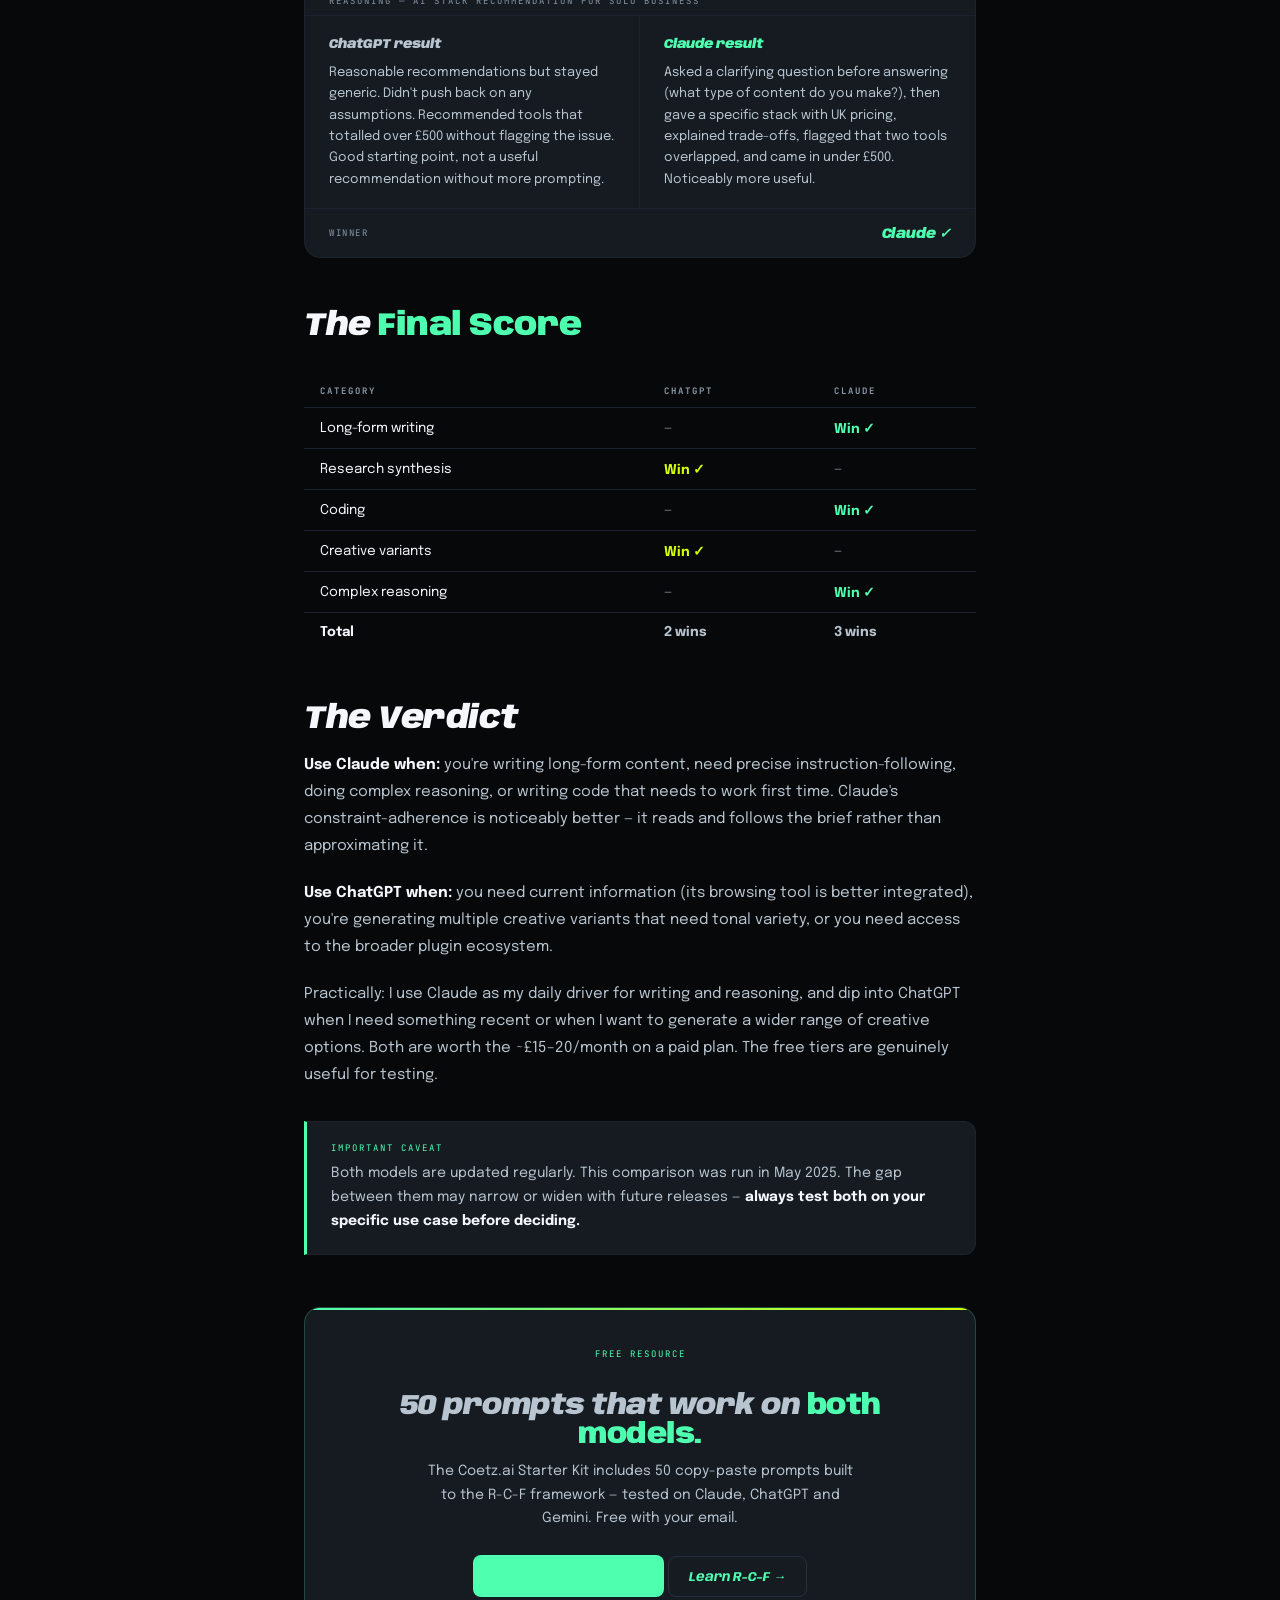
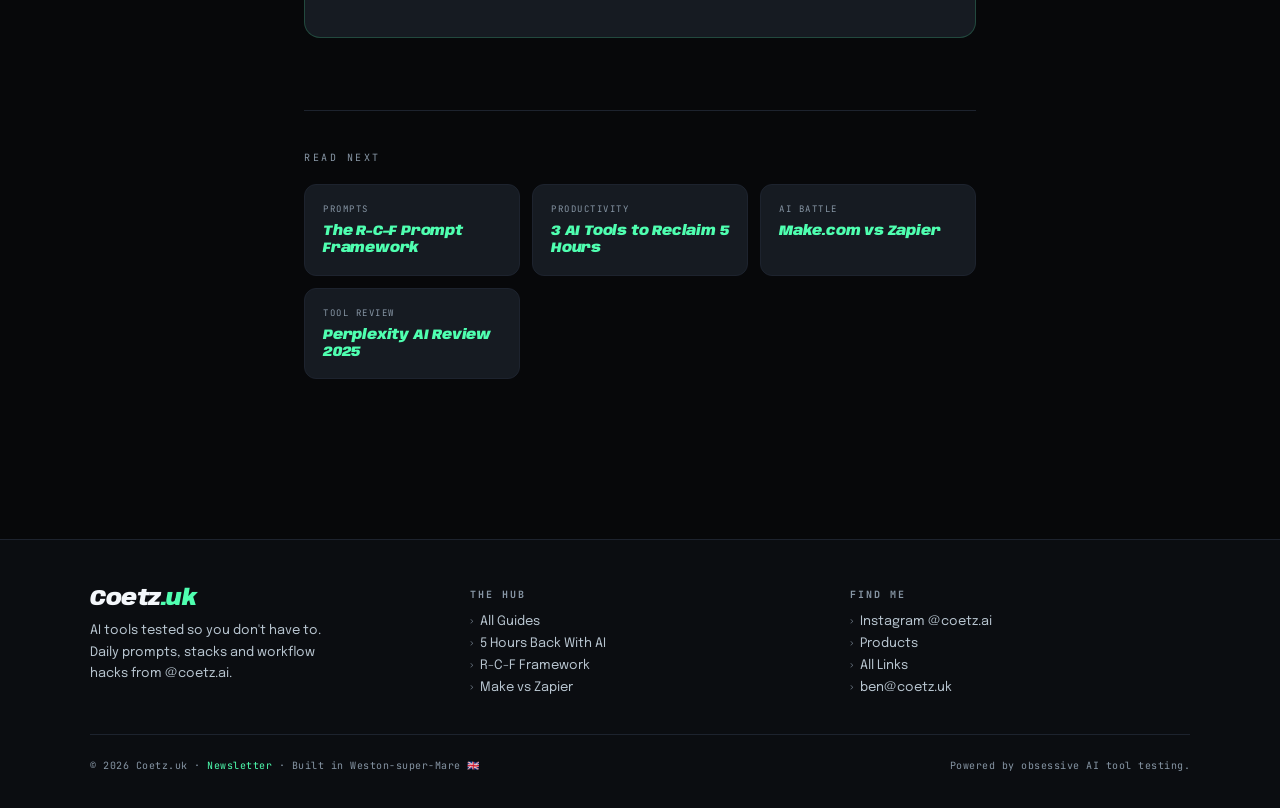
<file: blog/chatgpt-vs-claude/index.html>
<!DOCTYPE html>
<html lang="en">
<head>
<meta charset="UTF-8">
<meta name="viewport" content="width=device-width, initial-scale=1.0">
<title>ChatGPT vs Claude in 2025: Which Should You Actually Use? | Coetz.uk</title>
<meta name="description" content="Same brief, two models, five categories. An honest head-to-head comparison of ChatGPT and Claude in 2025 — no paid placement, no affiliate bias.">
<link rel="canonical" href="https://coetz.uk/blog/chatgpt-vs-claude/">
<meta property="og:type" content="article">
<meta property="og:url" content="https://coetz.uk/blog/chatgpt-vs-claude/">
<meta property="og:title" content="ChatGPT vs Claude in 2025: Which Should You Actually Use?">
<meta property="og:description" content="Same brief, two models, five categories. An honest head-to-head — no paid placement, no affiliate bias.">
<meta property="og:image" content="https://coetz.uk/media/og-card.png">
<meta property="og:locale" content="en_GB">
<meta name="twitter:card" content="summary_large_image">
<meta name="twitter:title" content="ChatGPT vs Claude in 2025">
<meta name="twitter:description" content="Same brief, two models, five categories. An honest head-to-head.">
<meta name="robots" content="index, follow">
<meta name="keywords" content="ChatGPT vs Claude, ChatGPT vs Claude 2025, best AI 2025, Claude vs ChatGPT UK">
<script type="application/ld+json">
{
  "@context": "https://schema.org",
  "@type": "Article",
  "headline": "ChatGPT vs Claude in 2025: Which Should You Actually Use?",
  "description": "Same brief, two models, five categories. An honest head-to-head comparison with no paid placement.",
  "author": { "@type": "Person", "name": "Coetz", "url": "https://coetz.uk" },
  "publisher": { "@type": "Person", "name": "Coetz", "url": "https://coetz.uk" },
  "datePublished": "2025-05-01",
  "dateModified": "2025-05-04",
  "url": "https://coetz.uk/blog/chatgpt-vs-claude/",
  "inLanguage": "en-GB",
  "keywords": ["ChatGPT vs Claude", "best AI 2025", "AI comparison UK"]
}
</script>
<link rel="preconnect" href="https://fonts.googleapis.com">
<link rel="preconnect" href="https://fonts.gstatic.com" crossorigin>
<link href="https://fonts.googleapis.com/css2?family=Anybody:ital,wght@0,400;0,700;0,900;1,400;1,700;1,900&family=JetBrains+Mono:ital,wght@0,300;0,400;0,500;1,300&family=Epilogue:wght@300;400;500;600&display=swap" rel="stylesheet">
<link rel="stylesheet" href="/assets/css/style.css">
<link rel="stylesheet" href="/assets/css/article.css">
<style>
/* battle scorecard */
.battle-card{background:var(--panel);border:1px solid var(--lift);border-radius:16px;overflow:hidden;margin:32px 0;}
.battle-header{display:grid;grid-template-columns:1fr auto 1fr;align-items:center;padding:20px 24px;border-bottom:1px solid var(--lift);gap:12px;}
.battle-model{font-family:'Anybody',sans-serif;font-size:16px;font-weight:900;font-style:italic;letter-spacing:-0.3px;}
.battle-model.gpt{color:var(--volt);}
.battle-model.claude{color:var(--sig);}
.battle-vs{font-family:'JetBrains Mono',monospace;font-size:10px;letter-spacing:2px;color:var(--t3);text-align:center;}
.battle-category{font-family:'JetBrains Mono',monospace;font-size:9px;letter-spacing:2px;text-transform:uppercase;color:var(--t3);padding:16px 24px 8px;border-bottom:1px solid var(--lift);}
.battle-body{display:grid;grid-template-columns:1fr 1fr;gap:0;}
.battle-side{padding:18px 24px;font-size:13px;color:var(--t2);line-height:1.65;}
.battle-side:first-child{border-right:1px solid var(--lift);}
.battle-side strong{display:block;font-family:'Anybody',sans-serif;font-size:13px;font-weight:900;font-style:italic;margin-bottom:6px;}
.battle-side.winner-gpt strong{color:var(--volt);}
.battle-side.winner-claude strong{color:var(--sig);}
.battle-verdict{padding:16px 24px;border-top:1px solid var(--lift);display:flex;align-items:center;justify-content:space-between;}
.battle-verdict-label{font-family:'JetBrains Mono',monospace;font-size:9px;letter-spacing:1.5px;text-transform:uppercase;color:var(--t3);}
.battle-verdict-winner{font-family:'Anybody',sans-serif;font-size:14px;font-weight:900;font-style:italic;letter-spacing:-0.2px;}
.battle-verdict-winner.gpt{color:var(--volt);}
.battle-verdict-winner.claude{color:var(--sig);}
.battle-verdict-winner.draw{color:var(--t3);}
@media(max-width:500px){.battle-body{grid-template-columns:1fr;}.battle-side:first-child{border-right:none;border-bottom:1px solid var(--lift);}}

/* final score */
.score-table{width:100%;border-collapse:collapse;margin:32px 0;}
.score-table th{font-family:'JetBrains Mono',monospace;font-size:9px;letter-spacing:2px;text-transform:uppercase;color:var(--t3);padding:10px 16px;text-align:left;border-bottom:1px solid var(--lift);}
.score-table td{font-size:13.5px;color:var(--t2);padding:12px 16px;border-bottom:1px solid var(--lift);}
.score-table td:first-child{color:var(--t1);}
.score-table .win-gpt{color:var(--volt);font-weight:700;}
.score-table .win-claude{color:var(--sig);font-weight:700;}
.score-table .win-draw{color:var(--t3);}
.score-table tr:last-child td{border-bottom:none;}

@media(max-width:600px){.article-wrap{padding:88px 20px 60px;}}
</style>
</head>
<body>

<nav>
  <a href="../../" class="nav-brand">Coetz<span class="tld">.uk</span></a>
  <ul class="nav-links">
    <li><a href="../../#about">About</a></li>
    <li><a href="../">Blog</a></li>
    <li><a href="../../#products">Products</a></li>
    <li><a href="../../#newsletter">Newsletter</a></li>
    <li><a href="../../links/">Links</a></li>
  </ul>
  <a href="../../#newsletter" class="nav-cta">Get the Free Kit →</a>
</nav>

<div class="article-wrap">

  <div class="breadcrumb">
    <a href="../../">Coetz.uk</a>
    <span class="breadcrumb-sep">/</span>
    <a href="../">The Hub</a>
    <span class="breadcrumb-sep">/</span>
    <span>AI Battle</span>
  </div>

  <div class="article-tag">AI Battle</div>
  <h1 class="article-h1">ChatGPT vs Claude in 2025:<br><em>Which Should You Actually Use?</em></h1>

  <div class="article-meta">
    <span class="article-meta-item">7 min read</span>
    <span class="article-meta-item">Tool Comparison</span>
    <span class="article-meta-item">May 2025</span>
    <span class="article-meta-item">No paid placement</span>
  </div>

  <p class="article-intro">
    Every week someone asks me which AI to use. The honest answer: <strong>it depends on the task</strong>, and most people are using the wrong one for at least half of what they do. I ran both through five real-world tests — same brief, measured results, no affiliate commission steering the verdict.
  </p>

  <div class="article-body">

    <div class="callout">
      <div class="callout-label">Test setup</div>
      <p>Models tested: <strong>ChatGPT (GPT-4o)</strong> and <strong>Claude (Sonnet 4.5)</strong> — both on their paid plans. Five categories, five briefs. I judged on output quality, instruction-following and edit-time needed. No sponsorships involved in this comparison.</p>
    </div>

    <h2>Round 1: <em>Long-form Writing</em></h2>
    <p>Brief: Write a 400-word opinion piece on why most people are using AI wrong, aimed at UK professionals. Maintain an authoritative but accessible tone. Don't use bullet points.</p>

    <div class="battle-card">
      <div class="battle-header">
        <span class="battle-model gpt">ChatGPT</span>
        <span class="battle-vs">vs</span>
        <span class="battle-model claude" style="text-align:right">Claude</span>
      </div>
      <div class="battle-category">Long-form Writing — 400-word opinion piece</div>
      <div class="battle-body">
        <div class="battle-side">
          <strong>ChatGPT result</strong>
          Competent but generic. Strong opener, but fell into predictable structure. Used the phrase "in today's fast-paced world" unprompted (I had to edit it out). Required one round of revision to sharpen the voice.
        </div>
        <div class="battle-side winner-claude">
          <strong>Claude result</strong>
          Tighter, more distinctive voice from the first draft. Better paragraph variation and a stronger conclusion. Needed almost no editing. Followed the "no bullet points" instruction without a reminder.
        </div>
      </div>
      <div class="battle-verdict">
        <span class="battle-verdict-label">Winner</span>
        <span class="battle-verdict-winner claude">Claude ✓</span>
      </div>
    </div>

    <h2>Round 2: <em>Research Synthesis</em></h2>
    <p>Brief: Summarise the current state of AI regulation in the UK, covering the main legislation, the government's stance, and what it means for businesses. Keep it under 300 words.</p>

    <div class="battle-card">
      <div class="battle-header">
        <span class="battle-model gpt">ChatGPT</span>
        <span class="battle-vs">vs</span>
        <span class="battle-model claude" style="text-align:right">Claude</span>
      </div>
      <div class="battle-category">Research — UK AI regulation summary</div>
      <div class="battle-body">
        <div class="battle-side winner-gpt">
          <strong>ChatGPT result</strong>
          More up-to-date references, including recent 2024 developments. Web browsing access (with the right plugin) gave it a clear advantage here. Stayed under the word count on first attempt.
        </div>
        <div class="battle-side">
          <strong>Claude result</strong>
          Strong structural summary but knowledge cutoff showed — missed a couple of recent government statements. Good accuracy on what it did include, but I'd want to verify the specifics before publishing.
        </div>
      </div>
      <div class="battle-verdict">
        <span class="battle-verdict-label">Winner</span>
        <span class="battle-verdict-winner gpt">ChatGPT ✓</span>
      </div>
    </div>

    <h2>Round 3: <em>Coding</em></h2>
    <p>Brief: Write a Python script that reads a CSV of email addresses, removes duplicates, validates format, and outputs a cleaned list. Include comments explaining what each section does.</p>

    <div class="battle-card">
      <div class="battle-header">
        <span class="battle-model gpt">ChatGPT</span>
        <span class="battle-vs">vs</span>
        <span class="battle-model claude" style="text-align:right">Claude</span>
      </div>
      <div class="battle-category">Coding — Python CSV processing script</div>
      <div class="battle-body">
        <div class="battle-side">
          <strong>ChatGPT result</strong>
          Functional and well-commented. Used regex for email validation correctly. Needed a small fix to handle edge cases (empty rows). Good but required one follow-up prompt to add error handling.
        </div>
        <div class="battle-side winner-claude">
          <strong>Claude result</strong>
          Produced cleaner code with error handling already included on first pass. Better variable naming. Also added a brief explanation of the validation logic unprompted. Ran correctly without any follow-up.
        </div>
      </div>
      <div class="battle-verdict">
        <span class="battle-verdict-label">Winner</span>
        <span class="battle-verdict-winner claude">Claude ✓</span>
      </div>
    </div>

    <h2>Round 4: <em>Creative Brief</em></h2>
    <p>Brief: Write 5 Instagram caption options for a post announcing a new AI prompt pack. Each must be under 150 words, have a distinct hook, and end with a call to action. Target audience: UK professionals aged 25–40.</p>

    <div class="battle-card">
      <div class="battle-header">
        <span class="battle-model gpt">ChatGPT</span>
        <span class="battle-vs">vs</span>
        <span class="battle-model claude" style="text-align:right">Claude</span>
      </div>
      <div class="battle-category">Creative — 5 Instagram caption variants</div>
      <div class="battle-body">
        <div class="battle-side winner-gpt">
          <strong>ChatGPT result</strong>
          Five genuinely distinct options with different emotional hooks — curiosity, urgency, social proof, humour, aspiration. All hit the word count. Two were ready to post with minor tweaks.
        </div>
        <div class="battle-side">
          <strong>Claude result</strong>
          Good options but three of the five had a similar "here's the thing about AI…" structure. Less tonal range than expected. The writing quality within each caption was excellent, but the variety fell short.
        </div>
      </div>
      <div class="battle-verdict">
        <span class="battle-verdict-label">Winner</span>
        <span class="battle-verdict-winner gpt">ChatGPT ✓</span>
      </div>
    </div>

    <h2>Round 5: <em>Complex Reasoning</em></h2>
    <p>Brief: I run a solo content business in the UK. I have £500/month to spend on AI tools. I currently use ChatGPT Plus and Notion. Recommend what to cut, what to add, and why — prioritising ROI.</p>

    <div class="battle-card">
      <div class="battle-header">
        <span class="battle-model gpt">ChatGPT</span>
        <span class="battle-vs">vs</span>
        <span class="battle-model claude" style="text-align:right">Claude</span>
      </div>
      <div class="battle-category">Reasoning — AI stack recommendation for solo business</div>
      <div class="battle-body">
        <div class="battle-side">
          <strong>ChatGPT result</strong>
          Reasonable recommendations but stayed generic. Didn't push back on any assumptions. Recommended tools that totalled over £500 without flagging the issue. Good starting point, not a useful recommendation without more prompting.
        </div>
        <div class="battle-side winner-claude">
          <strong>Claude result</strong>
          Asked a clarifying question before answering (what type of content do you make?), then gave a specific stack with UK pricing, explained trade-offs, flagged that two tools overlapped, and came in under £500. Noticeably more useful.
        </div>
      </div>
      <div class="battle-verdict">
        <span class="battle-verdict-label">Winner</span>
        <span class="battle-verdict-winner claude">Claude ✓</span>
      </div>
    </div>

    <h2>The <em>Final Score</em></h2>

    <table class="score-table">
      <thead>
        <tr><th>Category</th><th>ChatGPT</th><th>Claude</th></tr>
      </thead>
      <tbody>
        <tr><td>Long-form writing</td><td class="win-draw">—</td><td class="win-claude">Win ✓</td></tr>
        <tr><td>Research synthesis</td><td class="win-gpt">Win ✓</td><td class="win-draw">—</td></tr>
        <tr><td>Coding</td><td class="win-draw">—</td><td class="win-claude">Win ✓</td></tr>
        <tr><td>Creative variants</td><td class="win-gpt">Win ✓</td><td class="win-draw">—</td></tr>
        <tr><td>Complex reasoning</td><td class="win-draw">—</td><td class="win-claude">Win ✓</td></tr>
        <tr><td><strong>Total</strong></td><td><strong>2 wins</strong></td><td><strong>3 wins</strong></td></tr>
      </tbody>
    </table>

    <h2>The Verdict</h2>
    <p><strong>Use Claude when:</strong> you're writing long-form content, need precise instruction-following, doing complex reasoning, or writing code that needs to work first time. Claude's constraint-adherence is noticeably better — it reads and follows the brief rather than approximating it.</p>
    <p><strong>Use ChatGPT when:</strong> you need current information (its browsing tool is better integrated), you're generating multiple creative variants that need tonal variety, or you need access to the broader plugin ecosystem.</p>
    <p>Practically: I use Claude as my daily driver for writing and reasoning, and dip into ChatGPT when I need something recent or when I want to generate a wider range of creative options. Both are worth the ~£15–20/month on a paid plan. The free tiers are genuinely useful for testing.</p>

    <div class="callout">
      <div class="callout-label">Important caveat</div>
      <p>Both models are updated regularly. This comparison was run in May 2025. The gap between them may narrow or widen with future releases — <strong>always test both on your specific use case before deciding.</strong></p>
    </div>

    <div class="cta-block">
      <div class="cta-block-eye">Free Resource</div>
      <h3>50 prompts that work on <em>both models.</em></h3>
      <p>The Coetz.ai Starter Kit includes 50 copy-paste prompts built to the R-C-F framework — tested on Claude, ChatGPT and Gemini. Free with your email.</p>
      <a href="../../#newsletter" class="btn-primary">Get the free kit →</a>
      <a href="../rcf-prompt-framework/" class="btn-ghost">Learn R-C-F →</a>
    </div>

    <div class="related">
      <div class="related-label">Read next</div>
      <div class="related-grid">
        <a href="../rcf-prompt-framework/" class="related-card">
          <div class="related-card-tag">Prompts</div>
          <div class="related-card-title">The R-C-F Prompt Framework</div>
        </a>
        <a href="../ai-tools-reclaim-5-hours/" class="related-card">
          <div class="related-card-tag">Productivity</div>
          <div class="related-card-title">3 AI Tools to Reclaim 5 Hours</div>
        </a>
        <a href="../make-vs-zapier/" class="related-card">
          <div class="related-card-tag">AI Battle</div>
          <div class="related-card-title">Make.com vs Zapier</div>
        </a>
        <a href="../perplexity-ai-review/" class="related-card">
          <div class="related-card-tag">Tool Review</div>
          <div class="related-card-title">Perplexity AI Review 2025</div>
        </a>
      </div>
    </div>
  </div>
</div>

<footer>
  <div class="footer-inner">
    <div class="footer-brand">
      <div class="name">Coetz<span>.uk</span></div>
      <p>AI tools tested so you don't have to. Daily prompts, stacks and workflow hacks from @coetz.ai.</p>
    </div>
    <div class="footer-col">
      <h4>The Hub</h4>
      <ul>
        <li><a href="../">All Guides</a></li>
        <li><a href="../ai-tools-reclaim-5-hours/">5 Hours Back With AI</a></li>
        <li><a href="../rcf-prompt-framework/">R-C-F Framework</a></li>
        <li><a href="../make-vs-zapier/">Make vs Zapier</a></li>
      </ul>
    </div>
    <div class="footer-col">
      <h4>Find me</h4>
      <ul>
        <li><a href="https://instagram.com/coetz.ai">Instagram @coetz.ai</a></li>
        <li><a href="../../#products">Products</a></li>
        <li><a href="../../links/">All Links</a></li>
        <li><a href="mailto:ben@coetz.uk">ben@coetz.uk</a></li>
      </ul>
    </div>
  </div>
  <div class="footer-bottom">
    <p>© <span class="current-year"></span> Coetz.uk · <a href="../../#newsletter">Newsletter</a> · Built in Weston-super-Mare 🇬🇧</p>
    <p>Powered by obsessive AI tool testing.</p>
  </div>
</footer>
<script>document.querySelectorAll('.current-year').forEach(y=>{y.textContent=new Date().getFullYear();});</script>
</body>
</html>
</file>
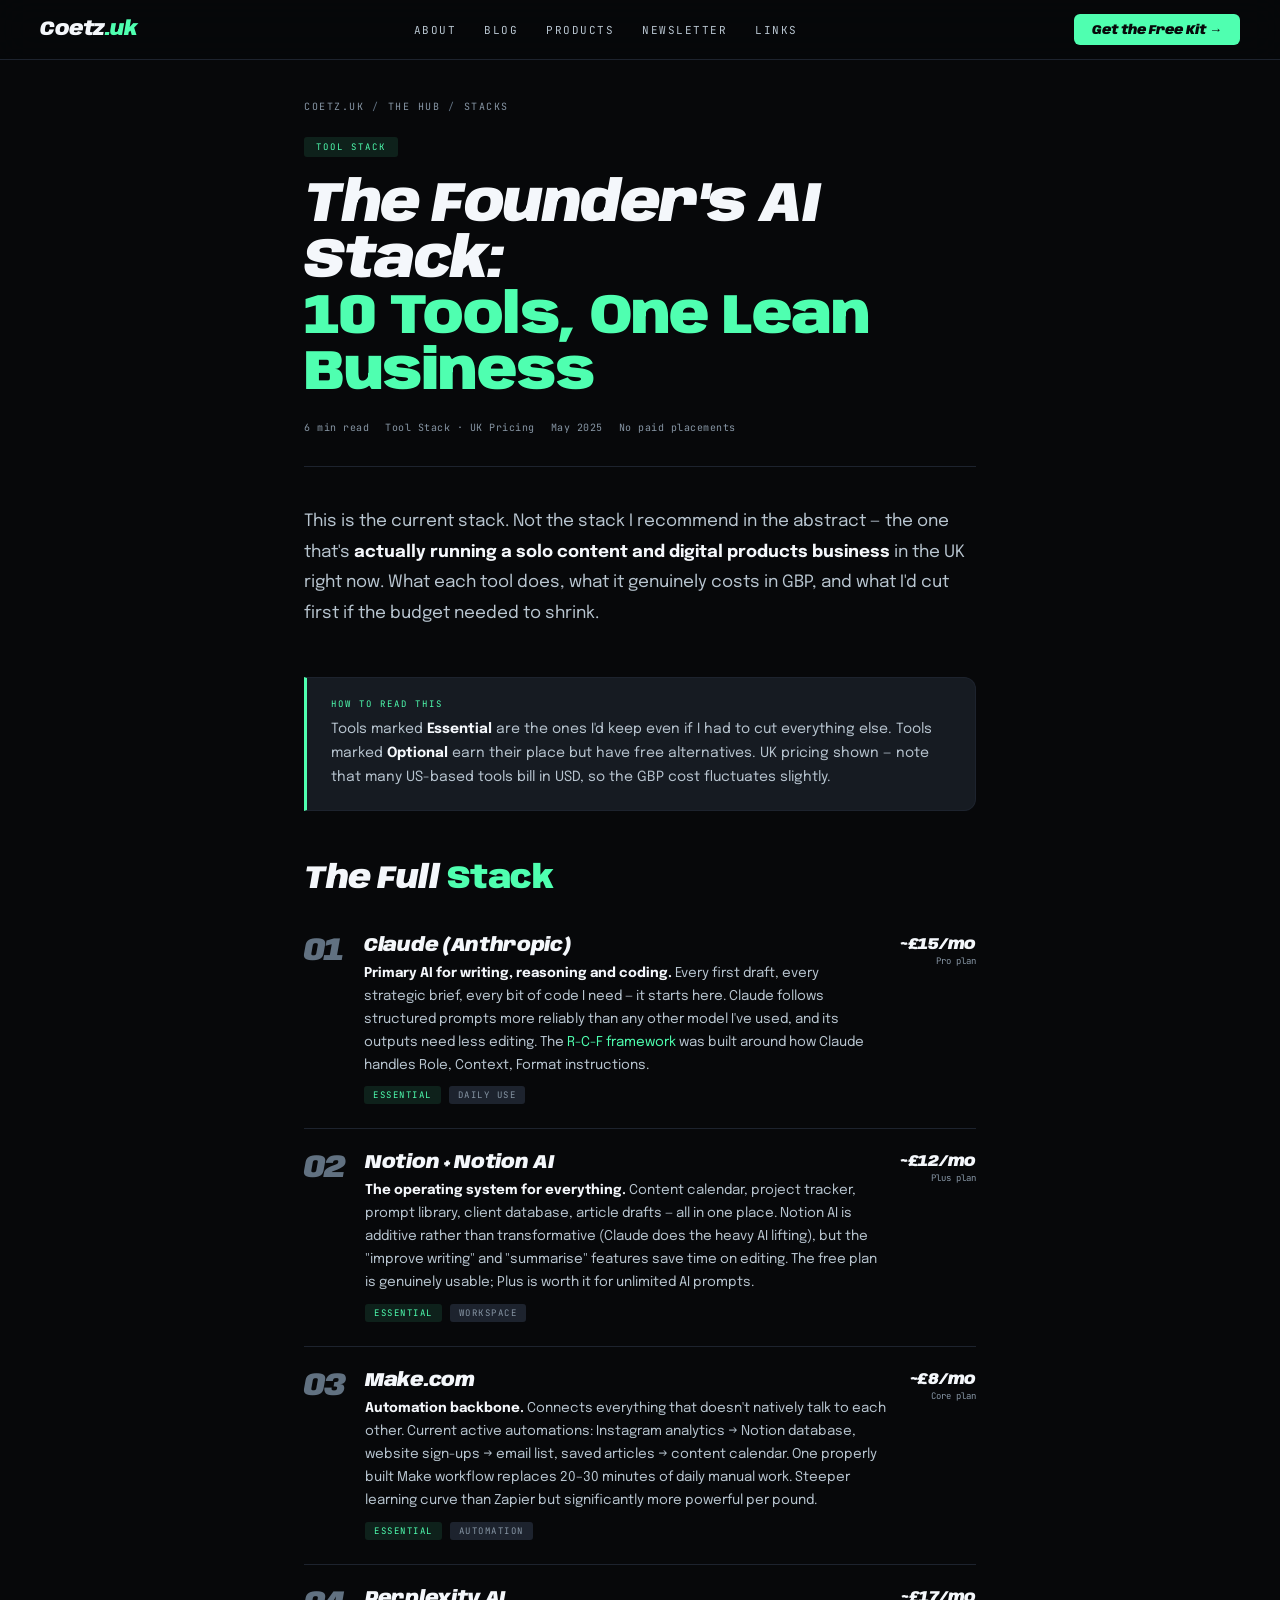
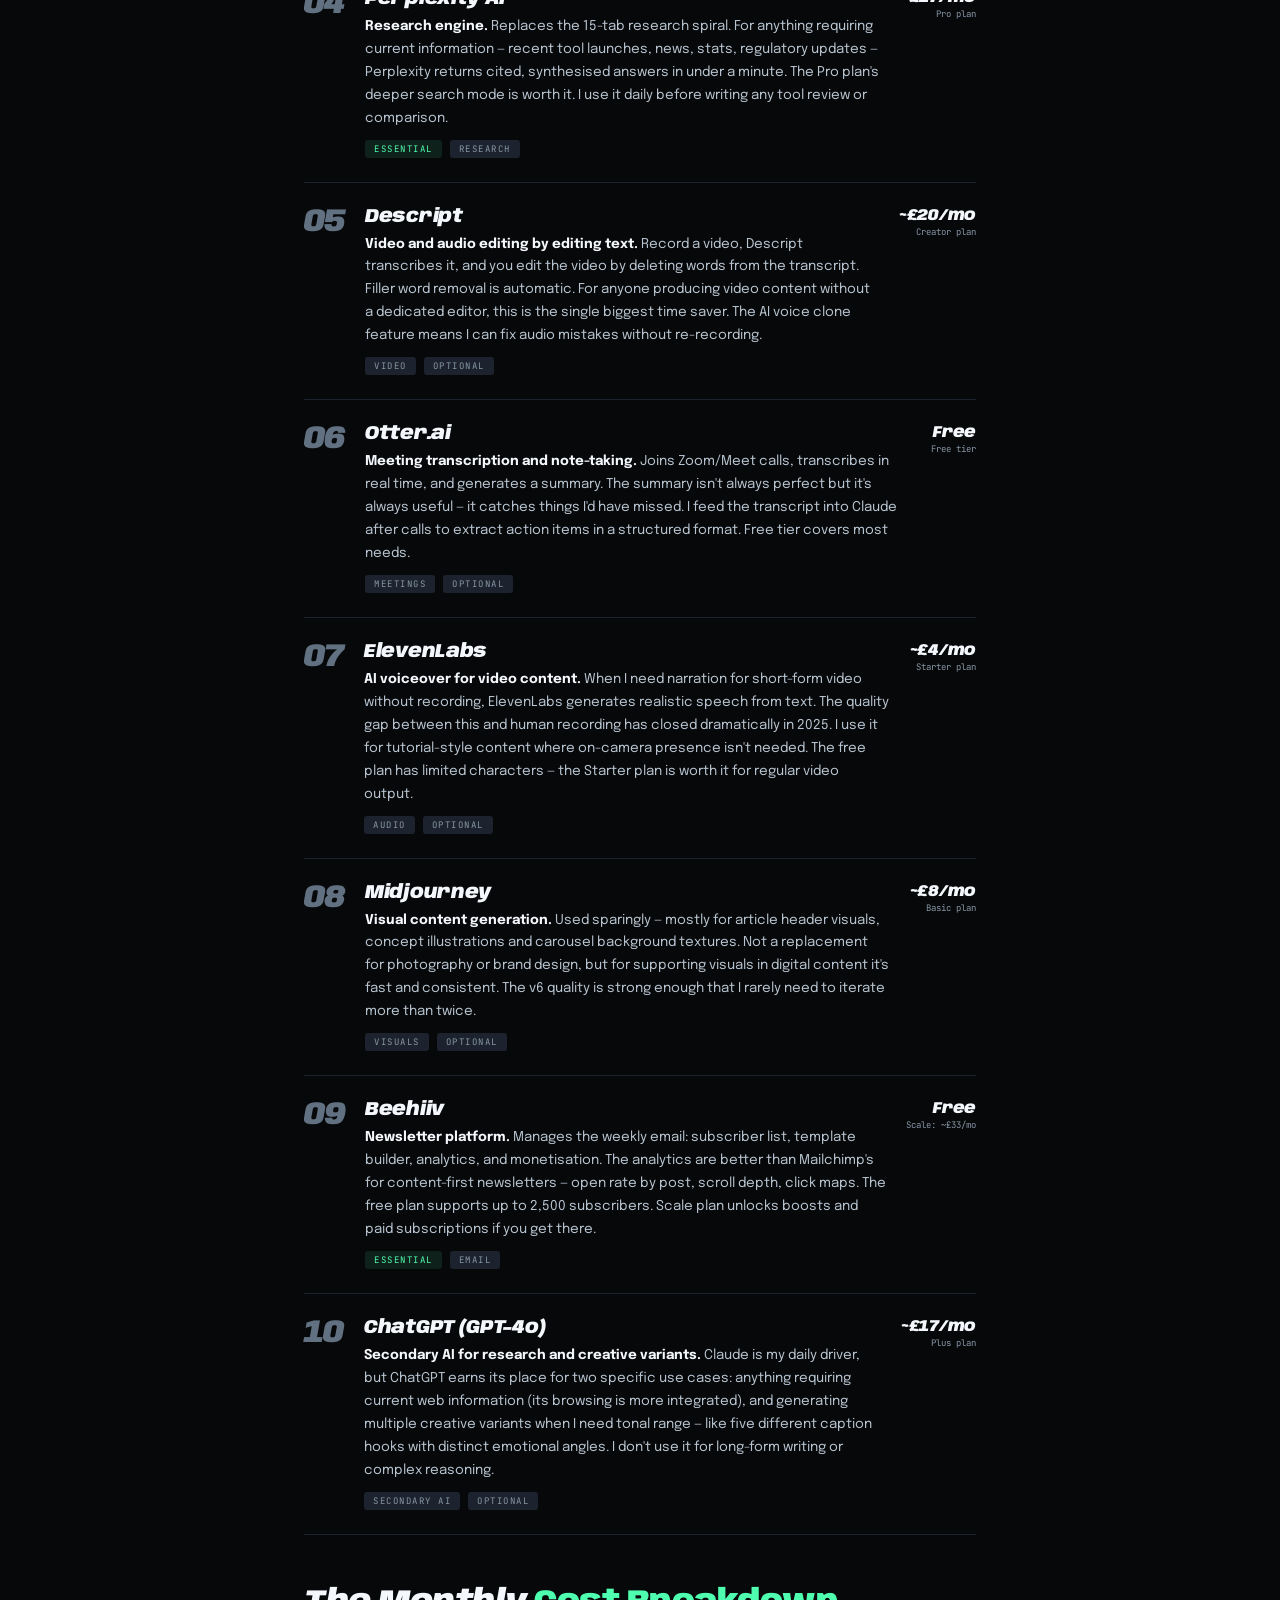
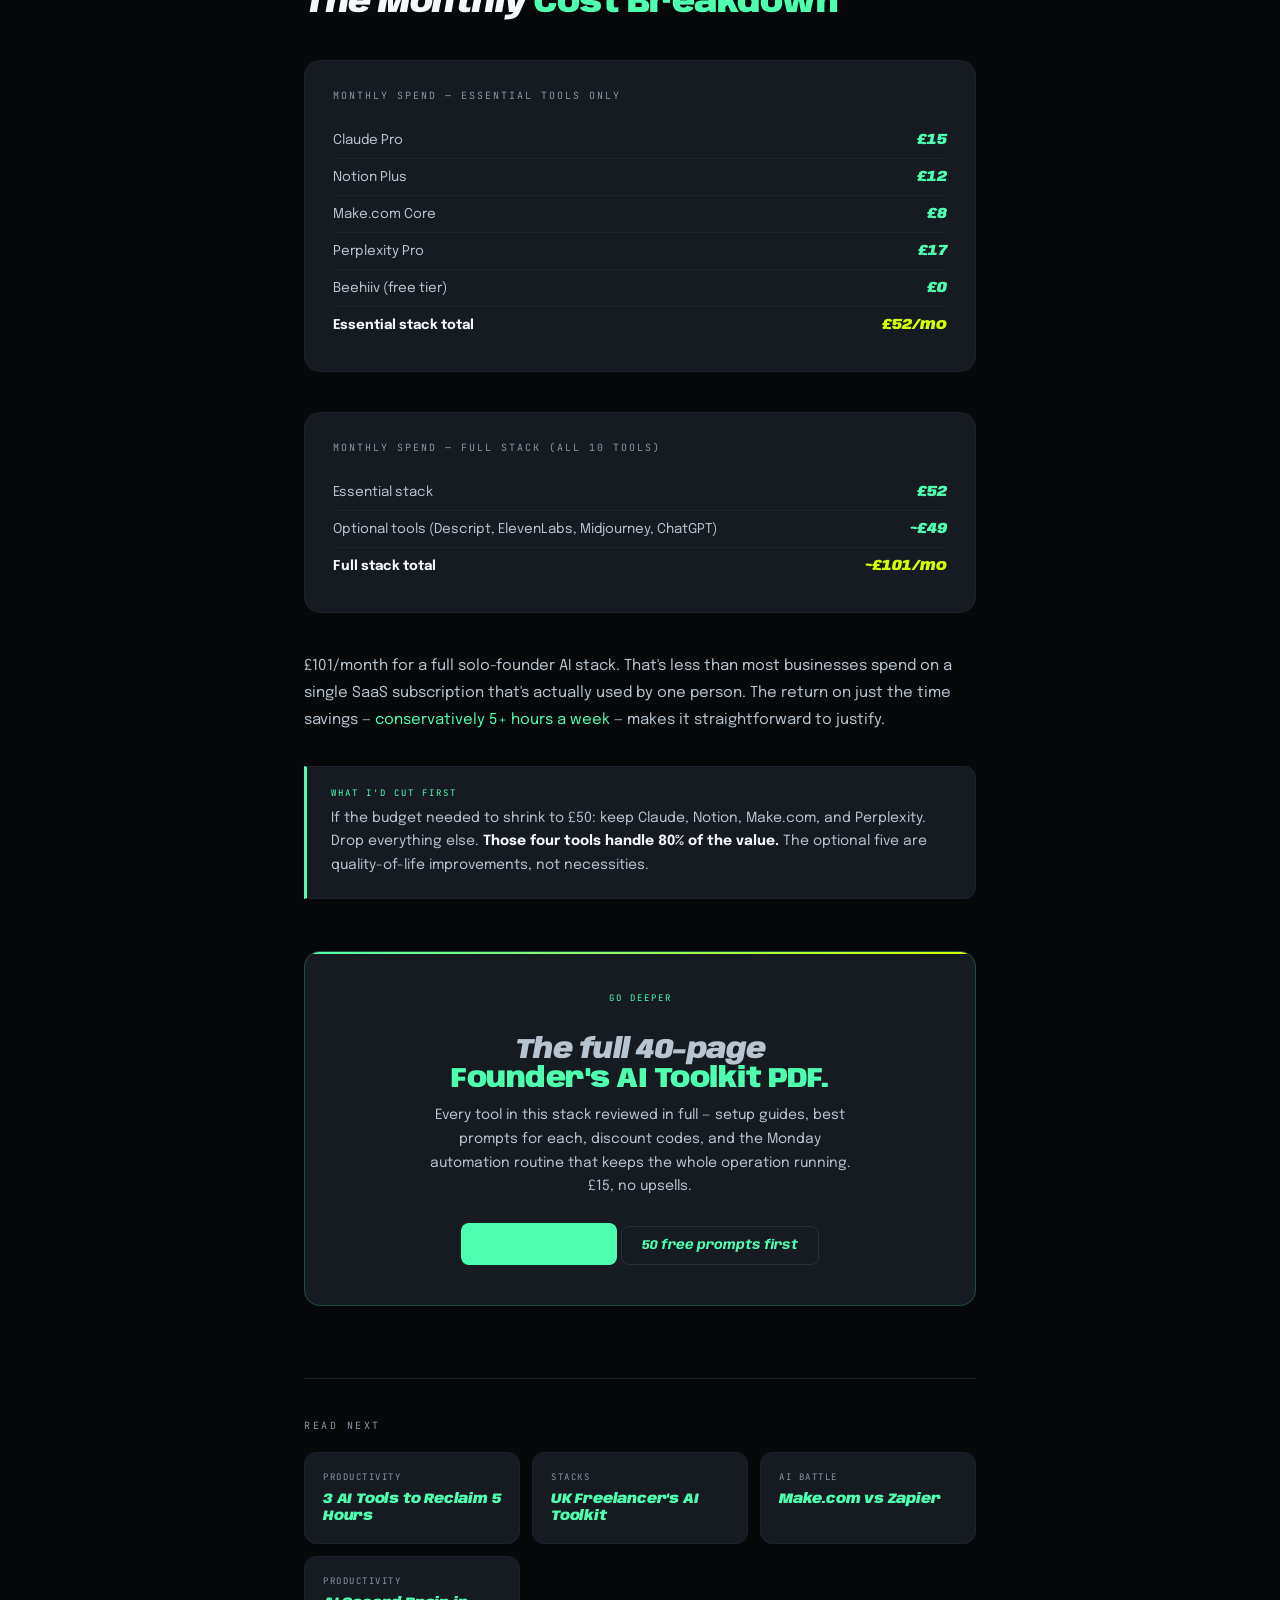
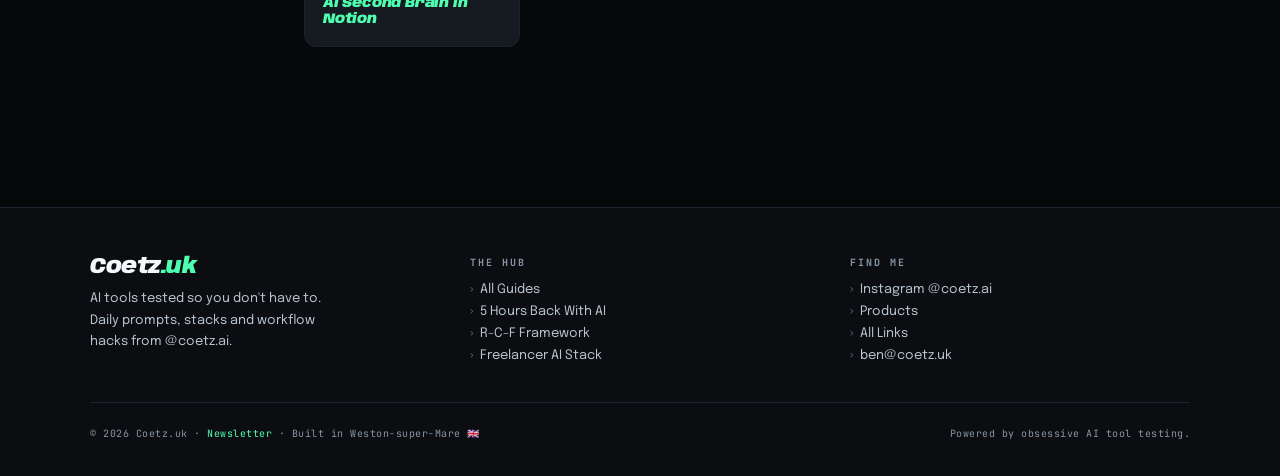
<file: blog/founders-ai-stack/index.html>
<!DOCTYPE html>
<html lang="en">
<head>
<meta charset="UTF-8">
<meta name="viewport" content="width=device-width, initial-scale=1.0">
<title>The Founder's AI Stack: 10 Tools Running My Lean UK Business | Coetz.uk</title>
<meta name="description" content="The exact AI tool stack I use to run a solo UK business — what each tool does, what it costs, and whether it's actually worth it.">
<link rel="canonical" href="https://coetz.uk/blog/founders-ai-stack/">
<meta property="og:type" content="article">
<meta property="og:url" content="https://coetz.uk/blog/founders-ai-stack/">
<meta property="og:title" content="The Founder's AI Stack: 10 Tools Running My Lean UK Business">
<meta property="og:description" content="The exact AI tool stack for running a lean solo business. What each tool does, what it costs in GBP, and whether it's worth it.">
<meta property="og:image" content="https://coetz.uk/media/og-card.png">
<meta property="og:locale" content="en_GB">
<meta name="twitter:card" content="summary_large_image">
<meta name="twitter:title" content="The Founder's AI Stack: 10 Tools Running My Lean UK Business">
<meta name="twitter:description" content="The exact AI tool stack for running a lean solo business. Honest reviews with UK pricing.">
<meta name="robots" content="index, follow">
<meta name="keywords" content="AI tools for founders UK, AI stack UK, best AI tools for business 2025, solo founder AI tools, AI business tools UK">
<script type="application/ld+json">
{
  "@context": "https://schema.org",
  "@type": "Article",
  "headline": "The Founder's AI Stack: 10 Tools Running My Lean UK Business",
  "description": "The exact AI tool stack I use to run a solo UK business — what each tool does, what it costs, and whether it's worth it.",
  "author": { "@type": "Person", "name": "Coetz", "url": "https://coetz.uk" },
  "publisher": { "@type": "Person", "name": "Coetz", "url": "https://coetz.uk" },
  "datePublished": "2025-05-01",
  "dateModified": "2025-05-04",
  "url": "https://coetz.uk/blog/founders-ai-stack/",
  "inLanguage": "en-GB"
}
</script>
<link rel="preconnect" href="https://fonts.googleapis.com">
<link rel="preconnect" href="https://fonts.gstatic.com" crossorigin>
<link href="https://fonts.googleapis.com/css2?family=Anybody:ital,wght@0,400;0,700;0,900;1,400;1,700;1,900&family=JetBrains+Mono:ital,wght@0,300;0,400;0,500;1,300&family=Epilogue:wght@300;400;500;600&display=swap" rel="stylesheet">
<link rel="stylesheet" href="/assets/css/style.css">
<link rel="stylesheet" href="/assets/css/article.css">
<style>
/* stack items */
.stack-item{display:grid;grid-template-columns:auto 1fr auto;gap:20px;align-items:start;padding:24px 0;border-bottom:1px solid var(--lift);}
.stack-item:last-of-type{border-bottom:none;}
.stack-num{font-family:'Anybody',sans-serif;font-size:32px;font-weight:900;font-style:italic;color:var(--t4);letter-spacing:-1px;min-width:40px;line-height:1;}
.stack-content{}
.stack-name{font-family:'Anybody',sans-serif;font-size:19px;font-weight:900;font-style:italic;letter-spacing:-0.3px;margin-bottom:6px;}
.stack-use{font-size:13.5px;color:var(--t2);line-height:1.7;margin-bottom:10px;}
.stack-use strong{color:var(--t1);}
.stack-chips{display:flex;gap:8px;flex-wrap:wrap;}
.stack-chip{font-family:'JetBrains Mono',monospace;font-size:9px;letter-spacing:1.5px;text-transform:uppercase;padding:3px 9px;border-radius:3px;background:var(--lift);color:var(--t3);}
.stack-chip.essential{background:rgba(79,255,176,.1);color:var(--sig);}
.stack-price{font-family:'Anybody',sans-serif;font-size:16px;font-weight:900;font-style:italic;color:var(--t1);white-space:nowrap;text-align:right;letter-spacing:-0.3px;}
.stack-price-note{font-family:'JetBrains Mono',monospace;font-size:9px;color:var(--t3);text-align:right;margin-top:2px;}

.cost-bar{background:var(--panel);border:1px solid var(--lift);border-radius:16px;padding:28px;margin:40px 0;}
.cost-bar-label{font-family:'JetBrains Mono',monospace;font-size:10px;letter-spacing:2px;text-transform:uppercase;color:var(--t3);margin-bottom:20px;}
.cost-row{display:flex;align-items:center;justify-content:space-between;padding:10px 0;border-bottom:1px solid var(--lift);font-size:13.5px;color:var(--t2);}
.cost-row:last-child{border-bottom:none;color:var(--t1);font-weight:700;}
.cost-val{font-family:'Anybody',sans-serif;font-size:15px;font-weight:900;font-style:italic;color:var(--sig);}
.cost-row:last-child .cost-val{color:var(--volt);}

@media(max-width:600px){.article-wrap{padding:88px 20px 60px;}.stack-item{grid-template-columns:auto 1fr;}.stack-price{display:none;}}
</style>
</head>
<body>

<nav>
  <a href="../../" class="nav-brand">Coetz<span class="tld">.uk</span></a>
  <ul class="nav-links">
    <li><a href="../../#about">About</a></li>
    <li><a href="../">Blog</a></li>
    <li><a href="../../#products">Products</a></li>
    <li><a href="../../#newsletter">Newsletter</a></li>
    <li><a href="../../links/">Links</a></li>
  </ul>
  <a href="../../#newsletter" class="nav-cta">Get the Free Kit →</a>
</nav>

<div class="article-wrap">
  <div class="breadcrumb">
    <a href="../../">Coetz.uk</a>
    <span class="breadcrumb-sep">/</span>
    <a href="../">The Hub</a>
    <span class="breadcrumb-sep">/</span>
    <span>Stacks</span>
  </div>

  <div class="article-tag">Tool Stack</div>
  <h1 class="article-h1">The Founder's AI Stack:<br><em>10 Tools, One Lean Business</em></h1>

  <div class="article-meta">
    <span class="article-meta-item">6 min read</span>
    <span class="article-meta-item">Tool Stack · UK Pricing</span>
    <span class="article-meta-item">May 2025</span>
    <span class="article-meta-item">No paid placements</span>
  </div>

  <p class="article-intro">
    This is the current stack. Not the stack I recommend in the abstract — the one that's <strong>actually running a solo content and digital products business</strong> in the UK right now. What each tool does, what it genuinely costs in GBP, and what I'd cut first if the budget needed to shrink.
  </p>

  <div class="article-body">

    <div class="callout">
      <div class="callout-label">How to read this</div>
      <p>Tools marked <strong>Essential</strong> are the ones I'd keep even if I had to cut everything else. Tools marked <strong>Optional</strong> earn their place but have free alternatives. UK pricing shown — note that many US-based tools bill in USD, so the GBP cost fluctuates slightly.</p>
    </div>

    <h2>The Full <em>Stack</em></h2>

    <div class="stack-item">
      <div class="stack-num">01</div>
      <div class="stack-content">
        <div class="stack-name">Claude (Anthropic)</div>
        <div class="stack-use"><strong>Primary AI for writing, reasoning and coding.</strong> Every first draft, every strategic brief, every bit of code I need — it starts here. Claude follows structured prompts more reliably than any other model I've used, and its outputs need less editing. The <a href="../rcf-prompt-framework/">R-C-F framework</a> was built around how Claude handles Role, Context, Format instructions.</div>
        <div class="stack-chips"><span class="stack-chip essential">Essential</span><span class="stack-chip">Daily use</span></div>
      </div>
      <div><div class="stack-price">~£15/mo</div><div class="stack-price-note">Pro plan</div></div>
    </div>

    <div class="stack-item">
      <div class="stack-num">02</div>
      <div class="stack-content">
        <div class="stack-name">Notion + Notion AI</div>
        <div class="stack-use"><strong>The operating system for everything.</strong> Content calendar, project tracker, prompt library, client database, article drafts — all in one place. Notion AI is additive rather than transformative (Claude does the heavy AI lifting), but the "improve writing" and "summarise" features save time on editing. The free plan is genuinely usable; Plus is worth it for unlimited AI prompts.</div>
        <div class="stack-chips"><span class="stack-chip essential">Essential</span><span class="stack-chip">Workspace</span></div>
      </div>
      <div><div class="stack-price">~£12/mo</div><div class="stack-price-note">Plus plan</div></div>
    </div>

    <div class="stack-item">
      <div class="stack-num">03</div>
      <div class="stack-content">
        <div class="stack-name">Make.com</div>
        <div class="stack-use"><strong>Automation backbone.</strong> Connects everything that doesn't natively talk to each other. Current active automations: Instagram analytics → Notion database, website sign-ups → email list, saved articles → content calendar. One properly built Make workflow replaces 20–30 minutes of daily manual work. Steeper learning curve than Zapier but significantly more powerful per pound.</div>
        <div class="stack-chips"><span class="stack-chip essential">Essential</span><span class="stack-chip">Automation</span></div>
      </div>
      <div><div class="stack-price">~£8/mo</div><div class="stack-price-note">Core plan</div></div>
    </div>

    <div class="stack-item">
      <div class="stack-num">04</div>
      <div class="stack-content">
        <div class="stack-name">Perplexity AI</div>
        <div class="stack-use"><strong>Research engine.</strong> Replaces the 15-tab research spiral. For anything requiring current information — recent tool launches, news, stats, regulatory updates — Perplexity returns cited, synthesised answers in under a minute. The Pro plan's deeper search mode is worth it. I use it daily before writing any tool review or comparison.</div>
        <div class="stack-chips"><span class="stack-chip essential">Essential</span><span class="stack-chip">Research</span></div>
      </div>
      <div><div class="stack-price">~£17/mo</div><div class="stack-price-note">Pro plan</div></div>
    </div>

    <div class="stack-item">
      <div class="stack-num">05</div>
      <div class="stack-content">
        <div class="stack-name">Descript</div>
        <div class="stack-use"><strong>Video and audio editing by editing text.</strong> Record a video, Descript transcribes it, and you edit the video by deleting words from the transcript. Filler word removal is automatic. For anyone producing video content without a dedicated editor, this is the single biggest time saver. The AI voice clone feature means I can fix audio mistakes without re-recording.</div>
        <div class="stack-chips"><span class="stack-chip">Video</span><span class="stack-chip">Optional</span></div>
      </div>
      <div><div class="stack-price">~£20/mo</div><div class="stack-price-note">Creator plan</div></div>
    </div>

    <div class="stack-item">
      <div class="stack-num">06</div>
      <div class="stack-content">
        <div class="stack-name">Otter.ai</div>
        <div class="stack-use"><strong>Meeting transcription and note-taking.</strong> Joins Zoom/Meet calls, transcribes in real time, and generates a summary. The summary isn't always perfect but it's always useful — it catches things I'd have missed. I feed the transcript into Claude after calls to extract action items in a structured format. Free tier covers most needs.</div>
        <div class="stack-chips"><span class="stack-chip">Meetings</span><span class="stack-chip">Optional</span></div>
      </div>
      <div><div class="stack-price">Free</div><div class="stack-price-note">Free tier</div></div>
    </div>

    <div class="stack-item">
      <div class="stack-num">07</div>
      <div class="stack-content">
        <div class="stack-name">ElevenLabs</div>
        <div class="stack-use"><strong>AI voiceover for video content.</strong> When I need narration for short-form video without recording, ElevenLabs generates realistic speech from text. The quality gap between this and human recording has closed dramatically in 2025. I use it for tutorial-style content where on-camera presence isn't needed. The free plan has limited characters — the Starter plan is worth it for regular video output.</div>
        <div class="stack-chips"><span class="stack-chip">Audio</span><span class="stack-chip">Optional</span></div>
      </div>
      <div><div class="stack-price">~£4/mo</div><div class="stack-price-note">Starter plan</div></div>
    </div>

    <div class="stack-item">
      <div class="stack-num">08</div>
      <div class="stack-content">
        <div class="stack-name">Midjourney</div>
        <div class="stack-use"><strong>Visual content generation.</strong> Used sparingly — mostly for article header visuals, concept illustrations and carousel background textures. Not a replacement for photography or brand design, but for supporting visuals in digital content it's fast and consistent. The v6 quality is strong enough that I rarely need to iterate more than twice.</div>
        <div class="stack-chips"><span class="stack-chip">Visuals</span><span class="stack-chip">Optional</span></div>
      </div>
      <div><div class="stack-price">~£8/mo</div><div class="stack-price-note">Basic plan</div></div>
    </div>

    <div class="stack-item">
      <div class="stack-num">09</div>
      <div class="stack-content">
        <div class="stack-name">Beehiiv</div>
        <div class="stack-use"><strong>Newsletter platform.</strong> Manages the weekly email: subscriber list, template builder, analytics, and monetisation. The analytics are better than Mailchimp's for content-first newsletters — open rate by post, scroll depth, click maps. The free plan supports up to 2,500 subscribers. Scale plan unlocks boosts and paid subscriptions if you get there.</div>
        <div class="stack-chips"><span class="stack-chip essential">Essential</span><span class="stack-chip">Email</span></div>
      </div>
      <div><div class="stack-price">Free</div><div class="stack-price-note">Scale: ~£33/mo</div></div>
    </div>

    <div class="stack-item">
      <div class="stack-num">10</div>
      <div class="stack-content">
        <div class="stack-name">ChatGPT (GPT-4o)</div>
        <div class="stack-use"><strong>Secondary AI for research and creative variants.</strong> Claude is my daily driver, but ChatGPT earns its place for two specific use cases: anything requiring current web information (its browsing is more integrated), and generating multiple creative variants when I need tonal range — like five different caption hooks with distinct emotional angles. I don't use it for long-form writing or complex reasoning.</div>
        <div class="stack-chips"><span class="stack-chip">Secondary AI</span><span class="stack-chip">Optional</span></div>
      </div>
      <div><div class="stack-price">~£17/mo</div><div class="stack-price-note">Plus plan</div></div>
    </div>

    <h2>The Monthly <em>Cost Breakdown</em></h2>

    <div class="cost-bar">
      <div class="cost-bar-label">Monthly spend — essential tools only</div>
      <div class="cost-row"><span>Claude Pro</span><span class="cost-val">£15</span></div>
      <div class="cost-row"><span>Notion Plus</span><span class="cost-val">£12</span></div>
      <div class="cost-row"><span>Make.com Core</span><span class="cost-val">£8</span></div>
      <div class="cost-row"><span>Perplexity Pro</span><span class="cost-val">£17</span></div>
      <div class="cost-row"><span>Beehiiv (free tier)</span><span class="cost-val">£0</span></div>
      <div class="cost-row"><span><strong>Essential stack total</strong></span><span class="cost-val">£52/mo</span></div>
    </div>

    <div class="cost-bar">
      <div class="cost-bar-label">Monthly spend — full stack (all 10 tools)</div>
      <div class="cost-row"><span>Essential stack</span><span class="cost-val">£52</span></div>
      <div class="cost-row"><span>Optional tools (Descript, ElevenLabs, Midjourney, ChatGPT)</span><span class="cost-val">~£49</span></div>
      <div class="cost-row"><span><strong>Full stack total</strong></span><span class="cost-val">~£101/mo</span></div>
    </div>

    <p>£101/month for a full solo-founder AI stack. That's less than most businesses spend on a single SaaS subscription that's actually used by one person. The return on just the time savings — <a href="../ai-tools-reclaim-5-hours/">conservatively 5+ hours a week</a> — makes it straightforward to justify.</p>

    <div class="callout">
      <div class="callout-label">What I'd cut first</div>
      <p>If the budget needed to shrink to £50: keep Claude, Notion, Make.com, and Perplexity. Drop everything else. <strong>Those four tools handle 80% of the value.</strong> The optional five are quality-of-life improvements, not necessities.</p>
    </div>

    <div class="cta-block">
      <div class="cta-block-eye">Go deeper</div>
      <h3>The full 40-page<br><em>Founder's AI Toolkit PDF.</em></h3>
      <p>Every tool in this stack reviewed in full — setup guides, best prompts for each, discount codes, and the Monday automation routine that keeps the whole operation running. £15, no upsells.</p>
      <a href="../../#products" class="btn-primary">Get the PDF →</a>
      <a href="../../#newsletter" class="btn-ghost">50 free prompts first</a>
    </div>

    <div class="related">
      <div class="related-label">Read next</div>
      <div class="related-grid">
        <a href="../ai-tools-reclaim-5-hours/" class="related-card">
          <div class="related-card-tag">Productivity</div>
          <div class="related-card-title">3 AI Tools to Reclaim 5 Hours</div>
        </a>
        <a href="../freelancer-ai-stack/" class="related-card">
          <div class="related-card-tag">Stacks</div>
          <div class="related-card-title">UK Freelancer's AI Toolkit</div>
        </a>
        <a href="../make-vs-zapier/" class="related-card">
          <div class="related-card-tag">AI Battle</div>
          <div class="related-card-title">Make.com vs Zapier</div>
        </a>
        <a href="../ai-notion-second-brain/" class="related-card">
          <div class="related-card-tag">Productivity</div>
          <div class="related-card-title">AI Second Brain in Notion</div>
        </a>
      </div>
    </div>
  </div>
</div>

<footer>
  <div class="footer-inner">
    <div class="footer-brand">
      <div class="name">Coetz<span>.uk</span></div>
      <p>AI tools tested so you don't have to. Daily prompts, stacks and workflow hacks from @coetz.ai.</p>
    </div>
    <div class="footer-col">
      <h4>The Hub</h4>
      <ul>
        <li><a href="../">All Guides</a></li>
        <li><a href="../ai-tools-reclaim-5-hours/">5 Hours Back With AI</a></li>
        <li><a href="../rcf-prompt-framework/">R-C-F Framework</a></li>
        <li><a href="../freelancer-ai-stack/">Freelancer AI Stack</a></li>
      </ul>
    </div>
    <div class="footer-col">
      <h4>Find me</h4>
      <ul>
        <li><a href="https://instagram.com/coetz.ai">Instagram @coetz.ai</a></li>
        <li><a href="../../#products">Products</a></li>
        <li><a href="../../links/">All Links</a></li>
        <li><a href="mailto:ben@coetz.uk">ben@coetz.uk</a></li>
      </ul>
    </div>
  </div>
  <div class="footer-bottom">
    <p>© <span class="current-year"></span> Coetz.uk · <a href="../../#newsletter">Newsletter</a> · Built in Weston-super-Mare 🇬🇧</p>
    <p>Powered by obsessive AI tool testing.</p>
  </div>
</footer>
<script>document.querySelectorAll('.current-year').forEach(y=>{y.textContent=new Date().getFullYear();});</script>
</body>
</html>
</file>
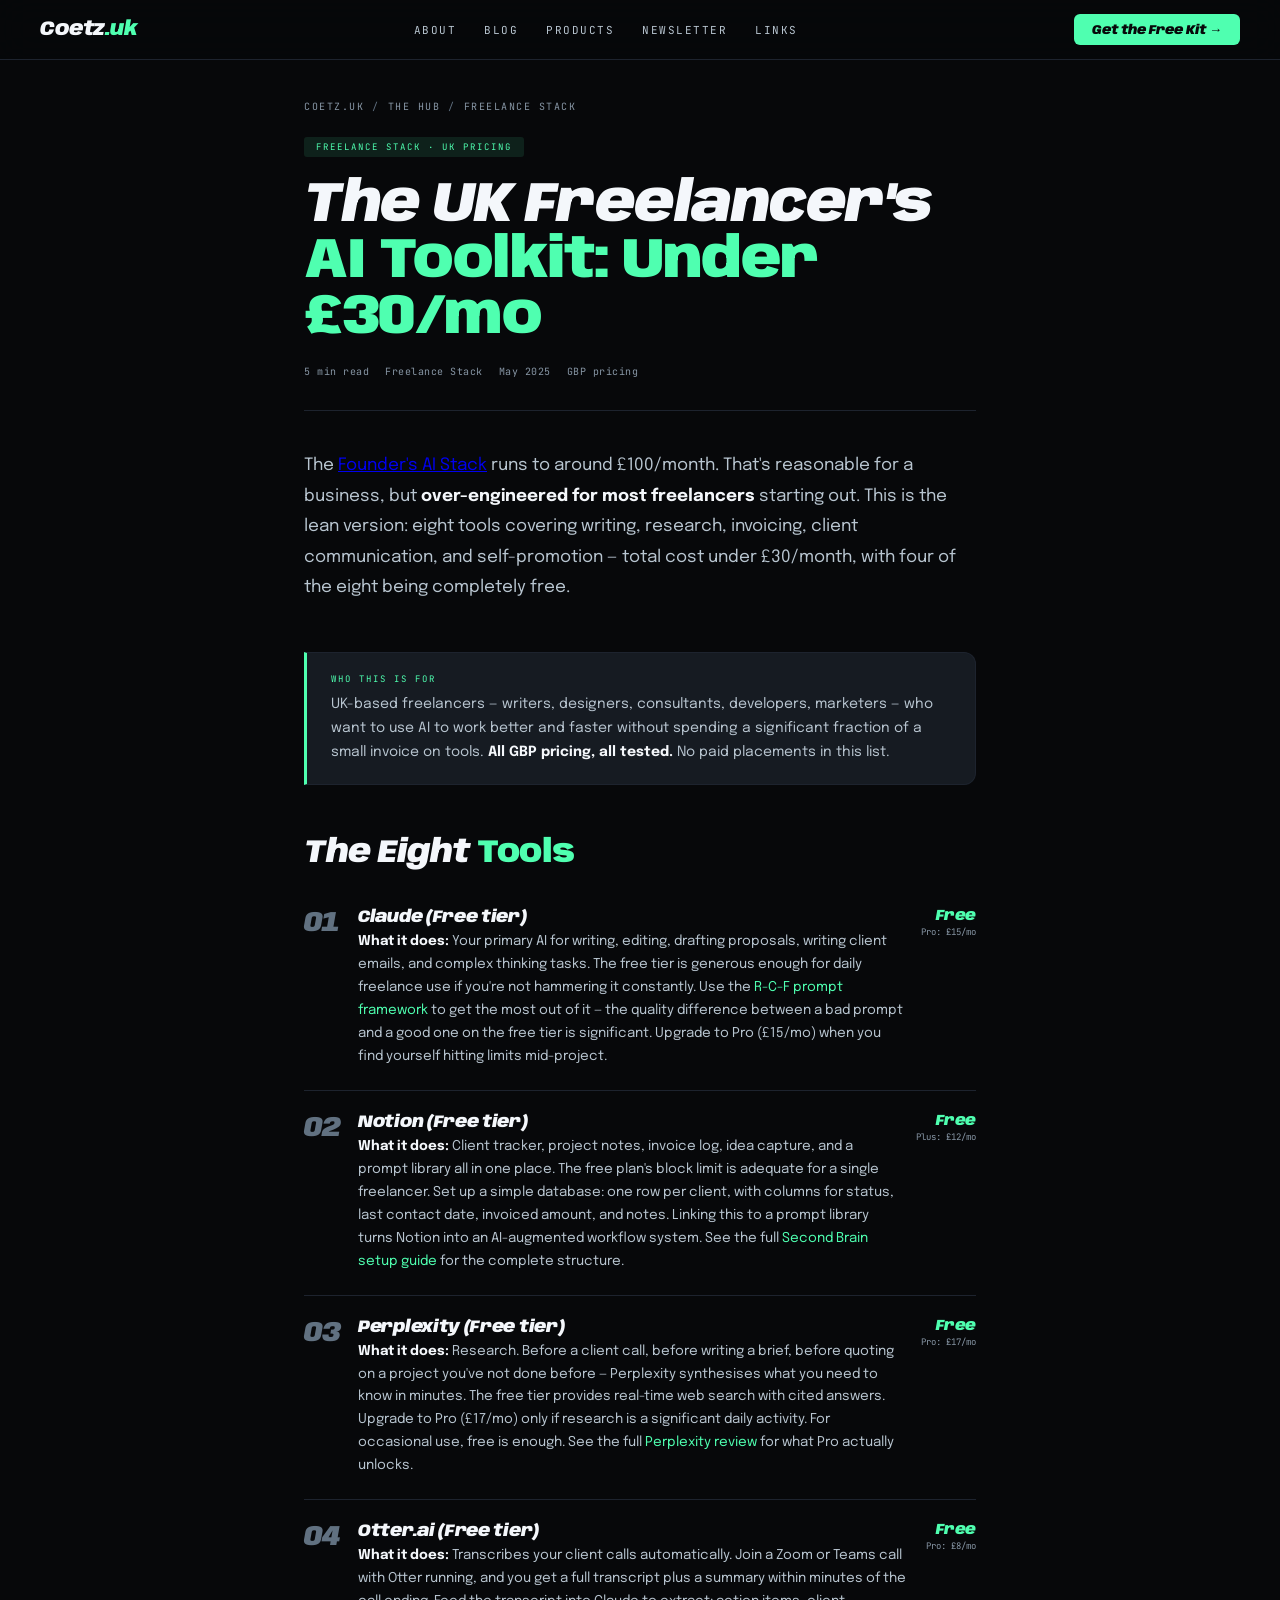
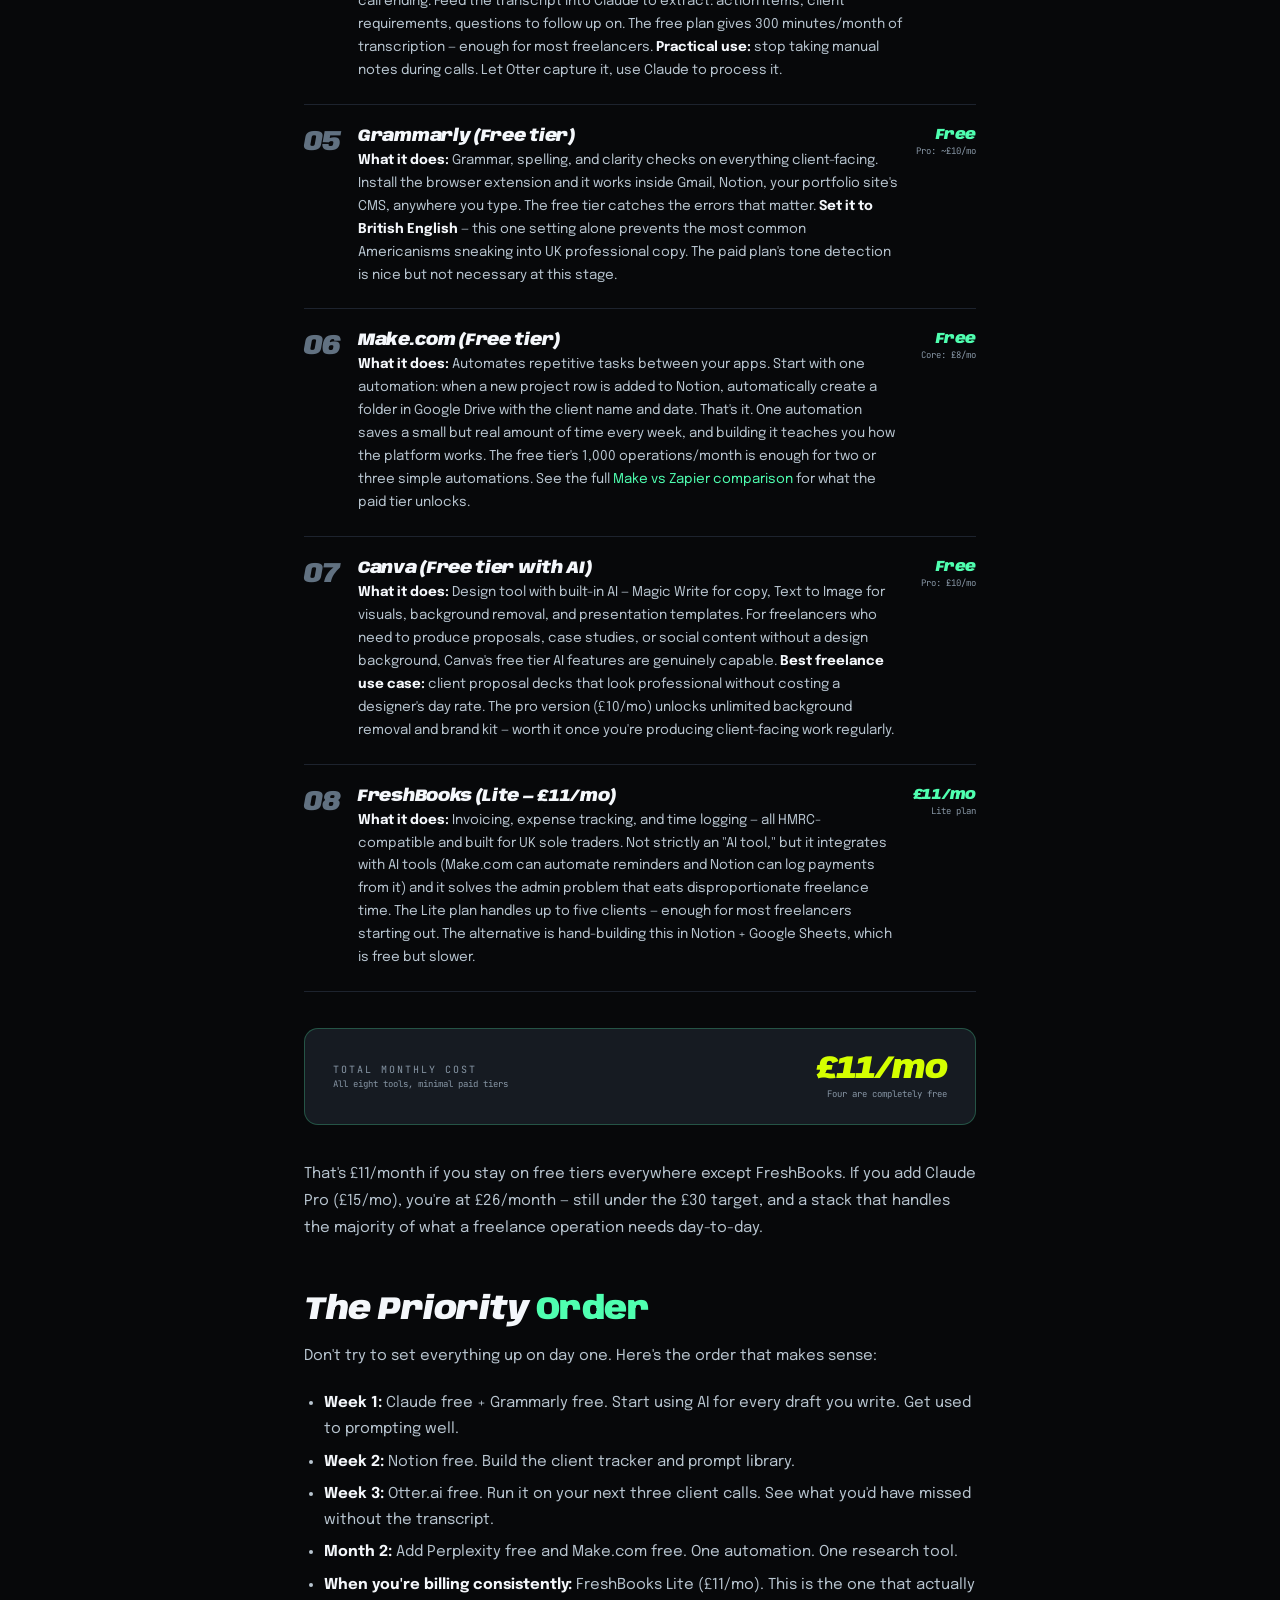
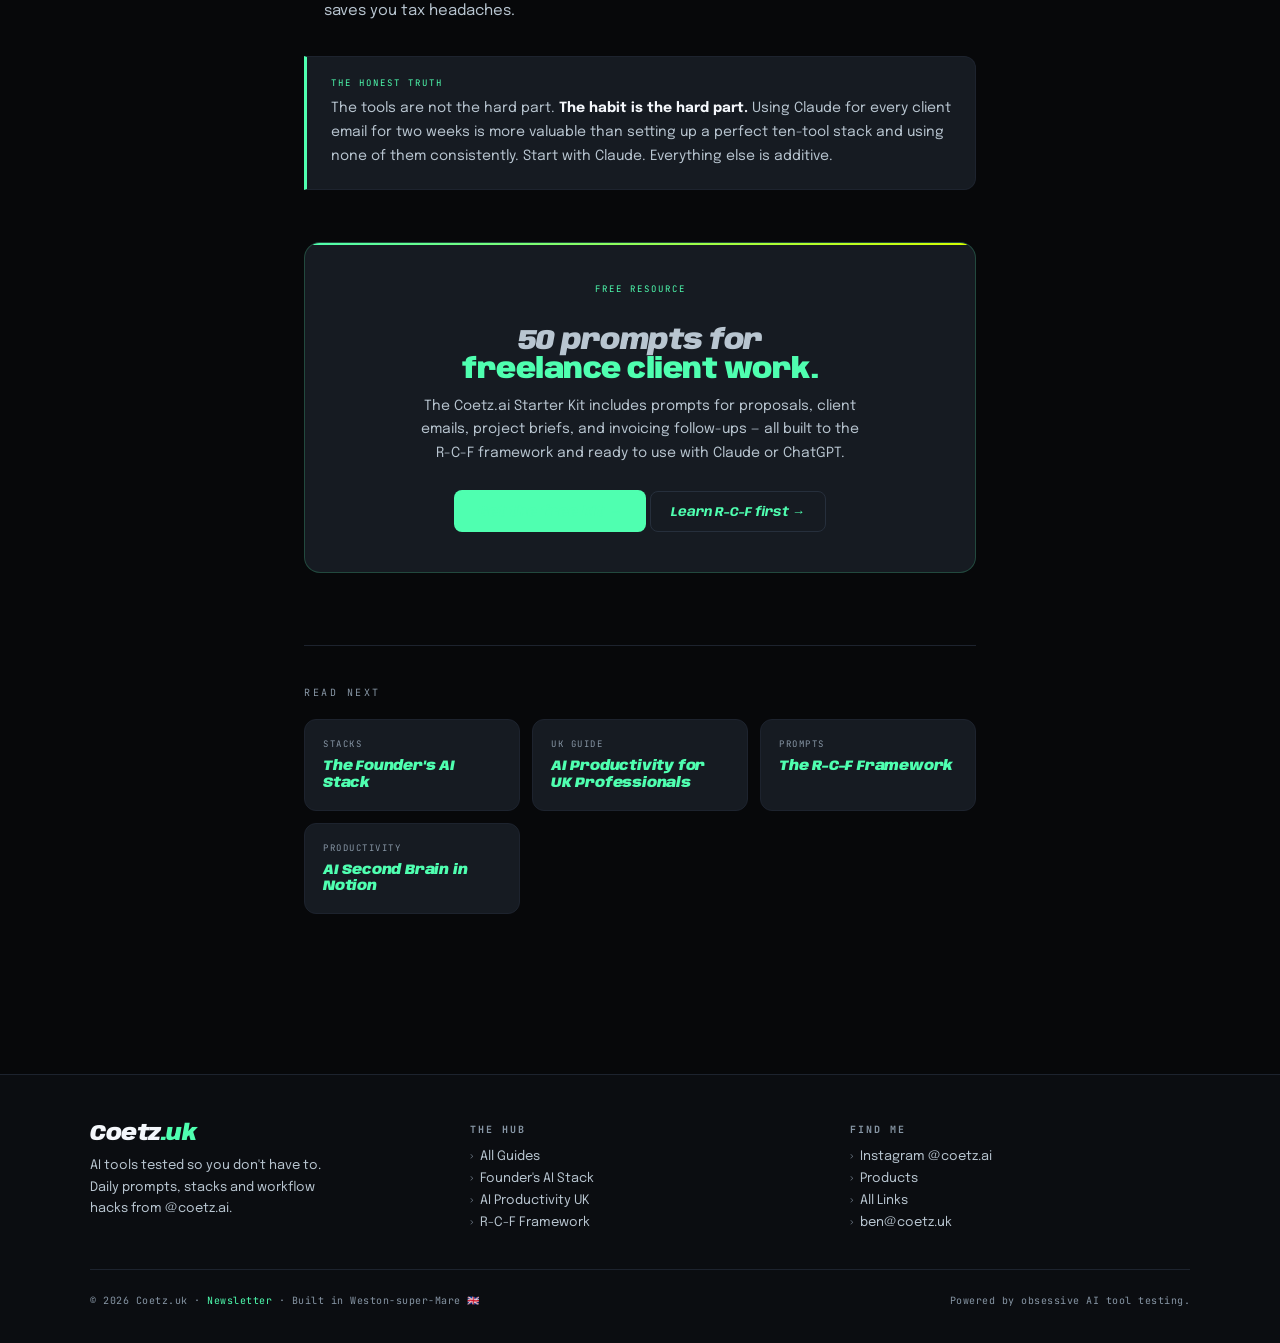
<file: blog/freelancer-ai-stack/index.html>
<!DOCTYPE html>
<html lang="en">
<head>
<meta charset="UTF-8">
<meta name="viewport" content="width=device-width, initial-scale=1.0">
<title>The UK Freelancer's AI Toolkit: 8 Tools Under £30/Month | Coetz.uk</title>
<meta name="description" content="A curated AI tool stack for UK freelancers keeping costs tight — writing, research, invoicing, client comms and more, for under £30/month combined.">
<link rel="canonical" href="https://coetz.uk/blog/freelancer-ai-stack/">
<meta property="og:type" content="article">
<meta property="og:url" content="https://coetz.uk/blog/freelancer-ai-stack/">
<meta property="og:title" content="The UK Freelancer's AI Toolkit: 8 Tools Under £30/Month">
<meta property="og:description" content="Writing, research, client comms and invoicing — all covered by AI for under £30/month. Built for UK freelancers.">
<meta property="og:image" content="https://coetz.uk/media/og-card.png">
<meta property="og:locale" content="en_GB">
<meta name="twitter:card" content="summary_large_image">
<meta name="twitter:title" content="UK Freelancer's AI Toolkit: 8 Tools Under £30/Month">
<meta name="twitter:description" content="Writing, research, invoicing and client comms — covered by AI for under £30/month.">
<meta name="robots" content="index, follow">
<meta name="keywords" content="AI tools for freelancers UK, best AI tools freelancer 2025, cheap AI tools UK, freelance AI workflow, AI for self-employed UK">
<script type="application/ld+json">
{
  "@context": "https://schema.org",
  "@type": "Article",
  "headline": "The UK Freelancer's AI Toolkit: 8 Tools Under £30/Month",
  "description": "A curated AI stack for UK freelancers — writing, research, invoicing and client comms for under £30/month combined.",
  "author": { "@type": "Person", "name": "Coetz", "url": "https://coetz.uk" },
  "publisher": { "@type": "Person", "name": "Coetz", "url": "https://coetz.uk" },
  "datePublished": "2025-05-01",
  "dateModified": "2025-05-04",
  "url": "https://coetz.uk/blog/freelancer-ai-stack/",
  "inLanguage": "en-GB"
}
</script>
<link rel="preconnect" href="https://fonts.googleapis.com">
<link rel="preconnect" href="https://fonts.gstatic.com" crossorigin>
<link href="https://fonts.googleapis.com/css2?family=Anybody:ital,wght@0,400;0,700;0,900;1,400;1,700;1,900&family=JetBrains+Mono:ital,wght@0,300;0,400;0,500;1,300&family=Epilogue:wght@300;400;500;600&display=swap" rel="stylesheet">
<link rel="stylesheet" href="/assets/css/style.css">
<link rel="stylesheet" href="/assets/css/article.css">
<style>
.tool-row{display:grid;grid-template-columns:auto 1fr auto;gap:18px;align-items:start;padding:22px 0;border-bottom:1px solid var(--lift);}
.tool-row:last-of-type{border-bottom:none;}
.tool-num{font-family:'Anybody',sans-serif;font-size:28px;font-weight:900;font-style:italic;color:var(--t4);letter-spacing:-1px;min-width:36px;line-height:1;padding-top:2px;}
.tool-info{}
.tool-name{font-family:'Anybody',sans-serif;font-size:17px;font-weight:900;font-style:italic;letter-spacing:-0.3px;margin-bottom:4px;}
.tool-desc{font-size:13.5px;color:var(--t2);line-height:1.7;}
.tool-desc strong{color:var(--t1);}
.tool-desc a{color:var(--sig);}
.tool-price-wrap{text-align:right;}
.tool-price{font-family:'Anybody',sans-serif;font-size:15px;font-weight:900;font-style:italic;color:var(--sig);letter-spacing:-0.3px;white-space:nowrap;}
.tool-tier{font-family:'JetBrains Mono',monospace;font-size:9px;color:var(--t3);margin-top:2px;white-space:nowrap;}
.total-bar{background:var(--panel);border:1px solid rgba(79,255,176,.25);border-radius:14px;padding:24px 28px;margin:36px 0;display:flex;align-items:center;justify-content:space-between;}
.total-label{font-family:'JetBrains Mono',monospace;font-size:10px;letter-spacing:2px;text-transform:uppercase;color:var(--t3);}
.total-val{font-family:'Anybody',sans-serif;font-size:32px;font-weight:900;font-style:italic;color:var(--volt);letter-spacing:-1px;}
.total-note{font-family:'JetBrains Mono',monospace;font-size:9px;color:var(--t3);margin-top:2px;}
@media(max-width:600px){.article-wrap{padding:88px 20px 60px;}.tool-row{grid-template-columns:auto 1fr;}.tool-price-wrap{display:none;}}
</style>
</head>
<body>
<nav>
  <a href="../../" class="nav-brand">Coetz<span class="tld">.uk</span></a>
  <ul class="nav-links">
    <li><a href="../../#about">About</a></li>
    <li><a href="../">Blog</a></li>
    <li><a href="../../#products">Products</a></li>
    <li><a href="../../#newsletter">Newsletter</a></li>
    <li><a href="../../links/">Links</a></li>
  </ul>
  <a href="../../#newsletter" class="nav-cta">Get the Free Kit →</a>
</nav>
<div class="article-wrap">
  <div class="breadcrumb">
    <a href="../../">Coetz.uk</a><span class="breadcrumb-sep">/</span>
    <a href="../">The Hub</a><span class="breadcrumb-sep">/</span>
    <span>Freelance Stack</span>
  </div>
  <div class="article-tag">Freelance Stack · UK Pricing</div>
  <h1 class="article-h1">The UK Freelancer's<br><em>AI Toolkit: Under £30/mo</em></h1>
  <div class="article-meta">
    <span class="article-meta-item">5 min read</span>
    <span class="article-meta-item">Freelance Stack</span>
    <span class="article-meta-item">May 2025</span>
    <span class="article-meta-item">GBP pricing</span>
  </div>
  <p class="article-intro">The <a href="../founders-ai-stack/">Founder's AI Stack</a> runs to around £100/month. That's reasonable for a business, but <strong>over-engineered for most freelancers</strong> starting out. This is the lean version: eight tools covering writing, research, invoicing, client communication, and self-promotion — total cost under £30/month, with four of the eight being completely free.</p>
  <div class="article-body">
    <div class="callout">
      <div class="callout-label">Who this is for</div>
      <p>UK-based freelancers — writers, designers, consultants, developers, marketers — who want to use AI to work better and faster without spending a significant fraction of a small invoice on tools. <strong>All GBP pricing, all tested.</strong> No paid placements in this list.</p>
    </div>
    <h2>The Eight <em>Tools</em></h2>

    <div class="tool-row">
      <div class="tool-num">01</div>
      <div class="tool-info">
        <div class="tool-name">Claude (Free tier)</div>
        <div class="tool-desc"><strong>What it does:</strong> Your primary AI for writing, editing, drafting proposals, writing client emails, and complex thinking tasks. The free tier is generous enough for daily freelance use if you're not hammering it constantly. Use the <a href="../rcf-prompt-framework/">R-C-F prompt framework</a> to get the most out of it — the quality difference between a bad prompt and a good one on the free tier is significant. Upgrade to Pro (£15/mo) when you find yourself hitting limits mid-project.</div>
      </div>
      <div class="tool-price-wrap"><div class="tool-price">Free</div><div class="tool-tier">Pro: £15/mo</div></div>
    </div>

    <div class="tool-row">
      <div class="tool-num">02</div>
      <div class="tool-info">
        <div class="tool-name">Notion (Free tier)</div>
        <div class="tool-desc"><strong>What it does:</strong> Client tracker, project notes, invoice log, idea capture, and a prompt library all in one place. The free plan's block limit is adequate for a single freelancer. Set up a simple database: one row per client, with columns for status, last contact date, invoiced amount, and notes. Linking this to a prompt library turns Notion into an AI-augmented workflow system. See the full <a href="../ai-notion-second-brain/">Second Brain setup guide</a> for the complete structure.</div>
      </div>
      <div class="tool-price-wrap"><div class="tool-price">Free</div><div class="tool-tier">Plus: £12/mo</div></div>
    </div>

    <div class="tool-row">
      <div class="tool-num">03</div>
      <div class="tool-info">
        <div class="tool-name">Perplexity (Free tier)</div>
        <div class="tool-desc"><strong>What it does:</strong> Research. Before a client call, before writing a brief, before quoting on a project you've not done before — Perplexity synthesises what you need to know in minutes. The free tier provides real-time web search with cited answers. Upgrade to Pro (£17/mo) only if research is a significant daily activity. For occasional use, free is enough. See the full <a href="../perplexity-ai-review/">Perplexity review</a> for what Pro actually unlocks.</div>
      </div>
      <div class="tool-price-wrap"><div class="tool-price">Free</div><div class="tool-tier">Pro: £17/mo</div></div>
    </div>

    <div class="tool-row">
      <div class="tool-num">04</div>
      <div class="tool-info">
        <div class="tool-name">Otter.ai (Free tier)</div>
        <div class="tool-desc"><strong>What it does:</strong> Transcribes your client calls automatically. Join a Zoom or Teams call with Otter running, and you get a full transcript plus a summary within minutes of the call ending. Feed the transcript into Claude to extract: action items, client requirements, questions to follow up on. The free plan gives 300 minutes/month of transcription — enough for most freelancers. <strong>Practical use:</strong> stop taking manual notes during calls. Let Otter capture it, use Claude to process it.</div>
      </div>
      <div class="tool-price-wrap"><div class="tool-price">Free</div><div class="tool-tier">Pro: £8/mo</div></div>
    </div>

    <div class="tool-row">
      <div class="tool-num">05</div>
      <div class="tool-info">
        <div class="tool-name">Grammarly (Free tier)</div>
        <div class="tool-desc"><strong>What it does:</strong> Grammar, spelling, and clarity checks on everything client-facing. Install the browser extension and it works inside Gmail, Notion, your portfolio site's CMS, anywhere you type. The free tier catches the errors that matter. <strong>Set it to British English</strong> — this one setting alone prevents the most common Americanisms sneaking into UK professional copy. The paid plan's tone detection is nice but not necessary at this stage.</div>
      </div>
      <div class="tool-price-wrap"><div class="tool-price">Free</div><div class="tool-tier">Pro: ~£10/mo</div></div>
    </div>

    <div class="tool-row">
      <div class="tool-num">06</div>
      <div class="tool-info">
        <div class="tool-name">Make.com (Free tier)</div>
        <div class="tool-desc"><strong>What it does:</strong> Automates repetitive tasks between your apps. Start with one automation: when a new project row is added to Notion, automatically create a folder in Google Drive with the client name and date. That's it. One automation saves a small but real amount of time every week, and building it teaches you how the platform works. The free tier's 1,000 operations/month is enough for two or three simple automations. See the full <a href="../make-vs-zapier/">Make vs Zapier comparison</a> for what the paid tier unlocks.</div>
      </div>
      <div class="tool-price-wrap"><div class="tool-price">Free</div><div class="tool-tier">Core: £8/mo</div></div>
    </div>

    <div class="tool-row">
      <div class="tool-num">07</div>
      <div class="tool-info">
        <div class="tool-name">Canva (Free tier with AI)</div>
        <div class="tool-desc"><strong>What it does:</strong> Design tool with built-in AI — Magic Write for copy, Text to Image for visuals, background removal, and presentation templates. For freelancers who need to produce proposals, case studies, or social content without a design background, Canva's free tier AI features are genuinely capable. <strong>Best freelance use case:</strong> client proposal decks that look professional without costing a designer's day rate. The pro version (£10/mo) unlocks unlimited background removal and brand kit — worth it once you're producing client-facing work regularly.</div>
      </div>
      <div class="tool-price-wrap"><div class="tool-price">Free</div><div class="tool-tier">Pro: £10/mo</div></div>
    </div>

    <div class="tool-row">
      <div class="tool-num">08</div>
      <div class="tool-info">
        <div class="tool-name">FreshBooks (Lite — £11/mo)</div>
        <div class="tool-desc"><strong>What it does:</strong> Invoicing, expense tracking, and time logging — all HMRC-compatible and built for UK sole traders. Not strictly an "AI tool," but it integrates with AI tools (Make.com can automate reminders and Notion can log payments from it) and it solves the admin problem that eats disproportionate freelance time. The Lite plan handles up to five clients — enough for most freelancers starting out. The alternative is hand-building this in Notion + Google Sheets, which is free but slower.</div>
      </div>
      <div class="tool-price-wrap"><div class="tool-price">£11/mo</div><div class="tool-tier">Lite plan</div></div>
    </div>

    <div class="total-bar">
      <div><div class="total-label">Total monthly cost</div><div class="total-note">All eight tools, minimal paid tiers</div></div>
      <div style="text-align:right"><div class="total-val">£11/mo</div><div class="total-note">Four are completely free</div></div>
    </div>

    <p>That's £11/month if you stay on free tiers everywhere except FreshBooks. If you add Claude Pro (£15/mo), you're at £26/month — still under the £30 target, and a stack that handles the majority of what a freelance operation needs day-to-day.</p>

    <h2>The Priority <em>Order</em></h2>
    <p>Don't try to set everything up on day one. Here's the order that makes sense:</p>
    <ul>
      <li><strong>Week 1:</strong> Claude free + Grammarly free. Start using AI for every draft you write. Get used to prompting well.</li>
      <li><strong>Week 2:</strong> Notion free. Build the client tracker and prompt library.</li>
      <li><strong>Week 3:</strong> Otter.ai free. Run it on your next three client calls. See what you'd have missed without the transcript.</li>
      <li><strong>Month 2:</strong> Add Perplexity free and Make.com free. One automation. One research tool.</li>
      <li><strong>When you're billing consistently:</strong> FreshBooks Lite (£11/mo). This is the one that actually saves you tax headaches.</li>
    </ul>

    <div class="callout">
      <div class="callout-label">The honest truth</div>
      <p>The tools are not the hard part. <strong>The habit is the hard part.</strong> Using Claude for every client email for two weeks is more valuable than setting up a perfect ten-tool stack and using none of them consistently. Start with Claude. Everything else is additive.</p>
    </div>

    <div class="cta-block">
      <div class="cta-block-eye">Free resource</div>
      <h3>50 prompts for<br><em>freelance client work.</em></h3>
      <p>The Coetz.ai Starter Kit includes prompts for proposals, client emails, project briefs, and invoicing follow-ups — all built to the R-C-F framework and ready to use with Claude or ChatGPT.</p>
      <a href="../../#newsletter" class="btn-primary">Get the free kit →</a>
      <a href="../rcf-prompt-framework/" class="btn-ghost">Learn R-C-F first →</a>
    </div>

    <div class="related">
      <div class="related-label">Read next</div>
      <div class="related-grid">
        <a href="../founders-ai-stack/" class="related-card"><div class="related-card-tag">Stacks</div><div class="related-card-title">The Founder's AI Stack</div></a>
        <a href="../ai-productivity-uk/" class="related-card"><div class="related-card-tag">UK Guide</div><div class="related-card-title">AI Productivity for UK Professionals</div></a>
        <a href="../rcf-prompt-framework/" class="related-card"><div class="related-card-tag">Prompts</div><div class="related-card-title">The R-C-F Framework</div></a>
        <a href="../ai-notion-second-brain/" class="related-card"><div class="related-card-tag">Productivity</div><div class="related-card-title">AI Second Brain in Notion</div></a>
      </div>
    </div>
  </div>
</div>
<footer>
  <div class="footer-inner">
    <div class="footer-brand"><div class="name">Coetz<span>.uk</span></div><p>AI tools tested so you don't have to. Daily prompts, stacks and workflow hacks from @coetz.ai.</p></div>
    <div class="footer-col"><h4>The Hub</h4><ul><li><a href="../">All Guides</a></li><li><a href="../founders-ai-stack/">Founder's AI Stack</a></li><li><a href="../ai-productivity-uk/">AI Productivity UK</a></li><li><a href="../rcf-prompt-framework/">R-C-F Framework</a></li></ul></div>
    <div class="footer-col"><h4>Find me</h4><ul><li><a href="https://instagram.com/coetz.ai">Instagram @coetz.ai</a></li><li><a href="../../#products">Products</a></li><li><a href="../../links/">All Links</a></li><li><a href="mailto:ben@coetz.uk">ben@coetz.uk</a></li></ul></div>
  </div>
  <div class="footer-bottom"><p>© <span class="current-year"></span> Coetz.uk · <a href="../../#newsletter">Newsletter</a> · Built in Weston-super-Mare 🇬🇧</p><p>Powered by obsessive AI tool testing.</p></div>
</footer>
<script>document.querySelectorAll('.current-year').forEach(y=>{y.textContent=new Date().getFullYear();});</script>
</body>
</html>
</file>
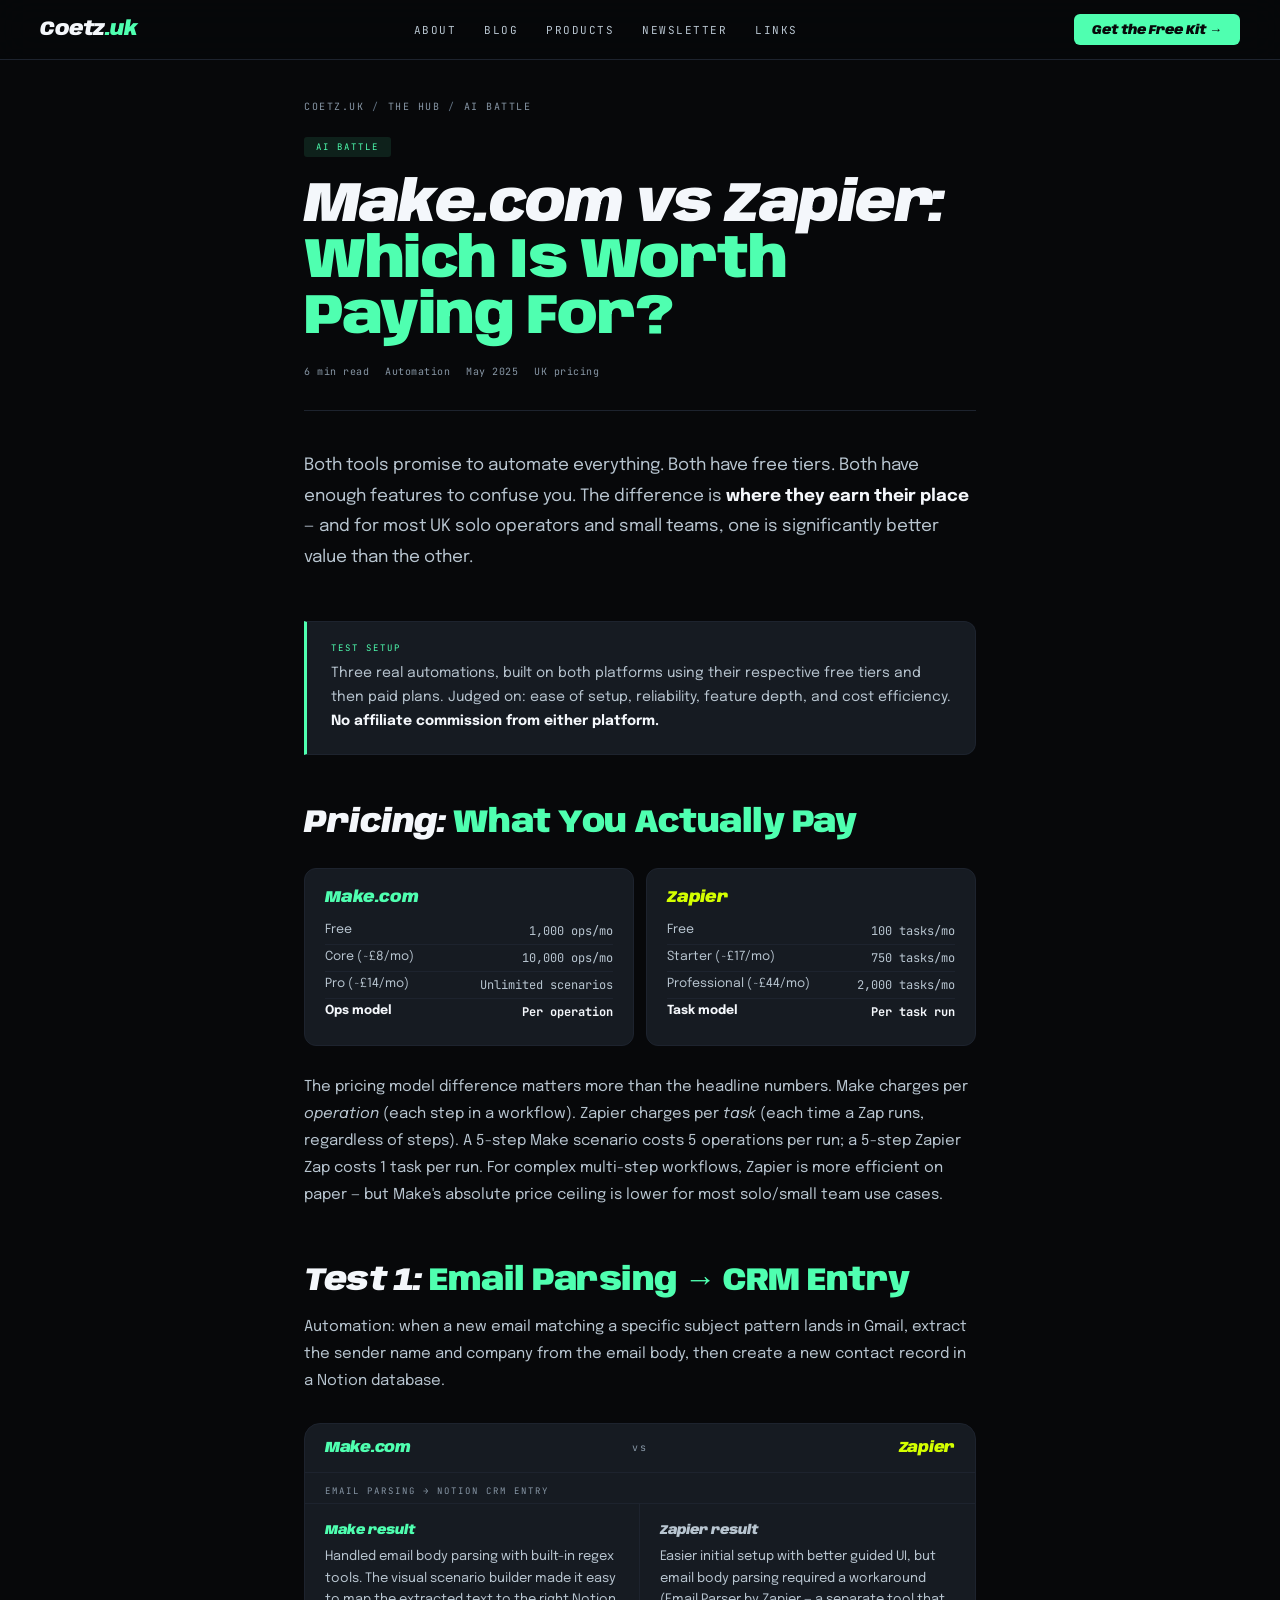
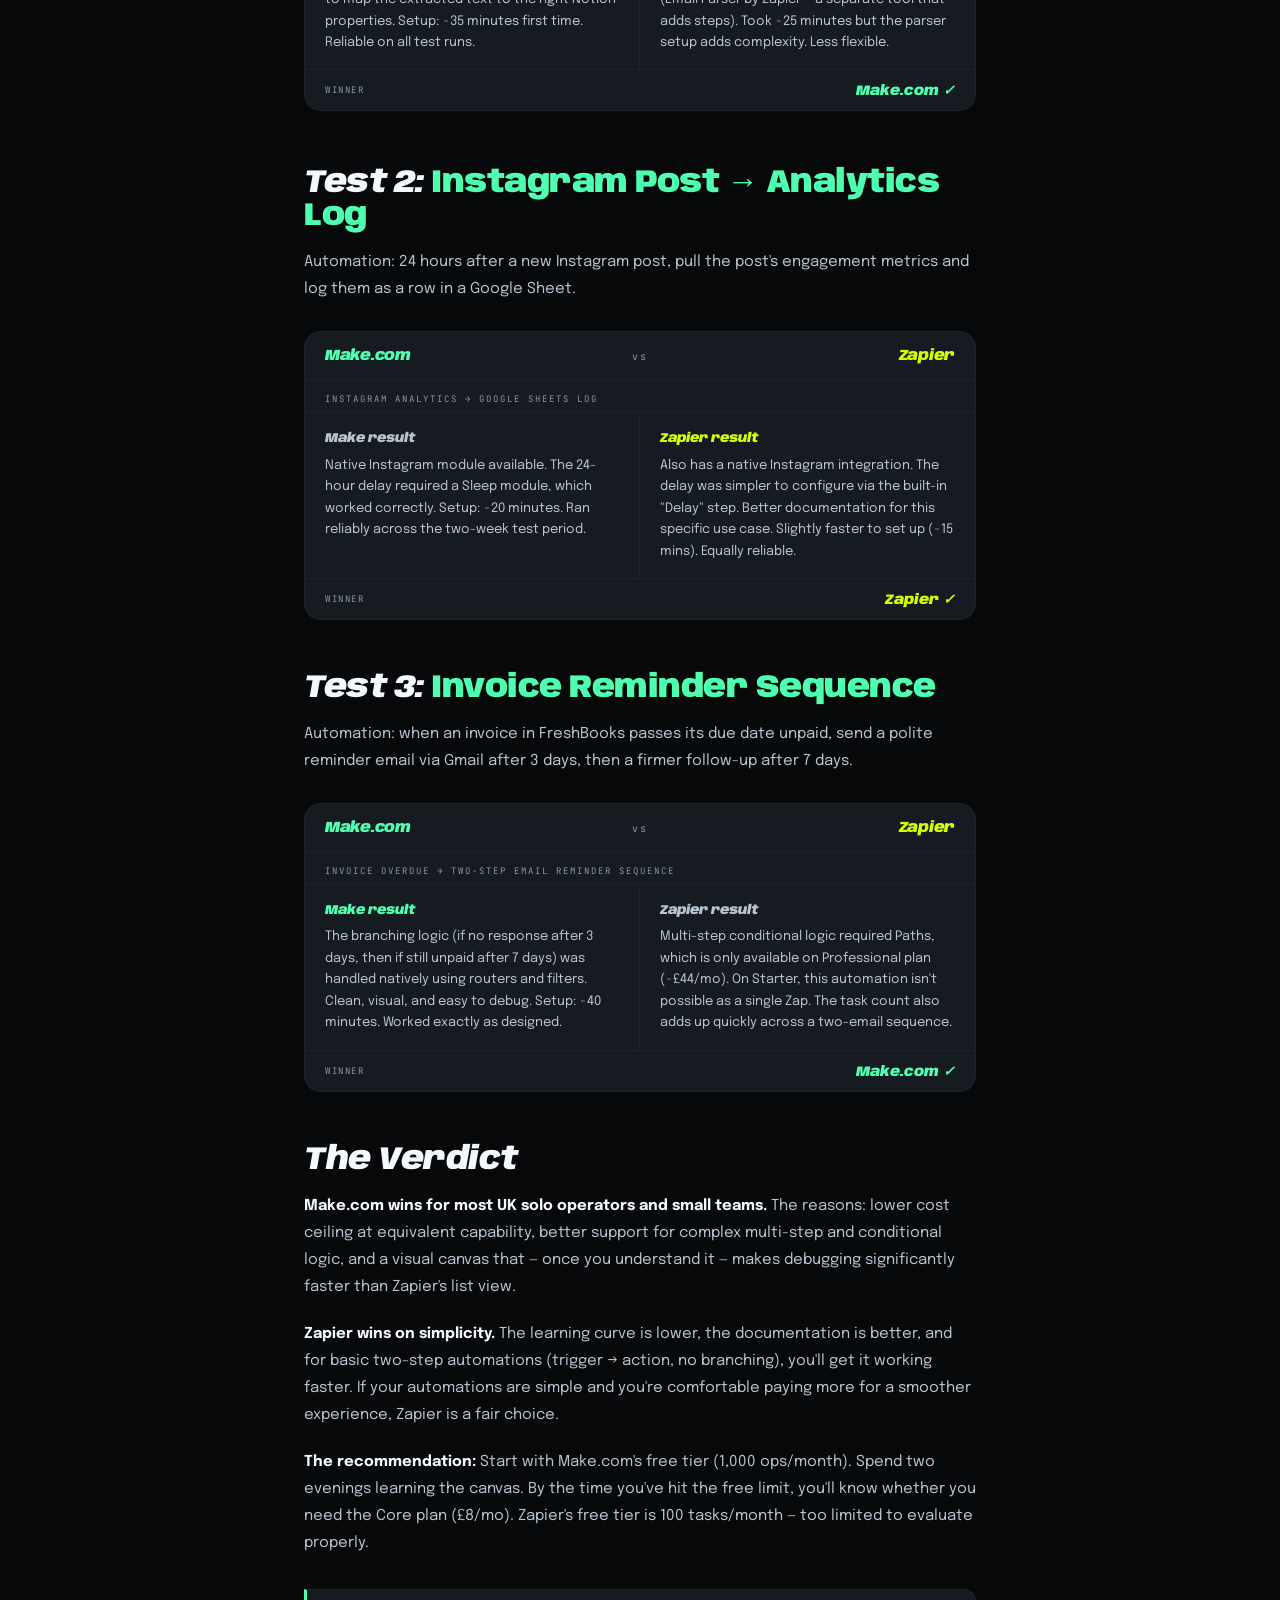
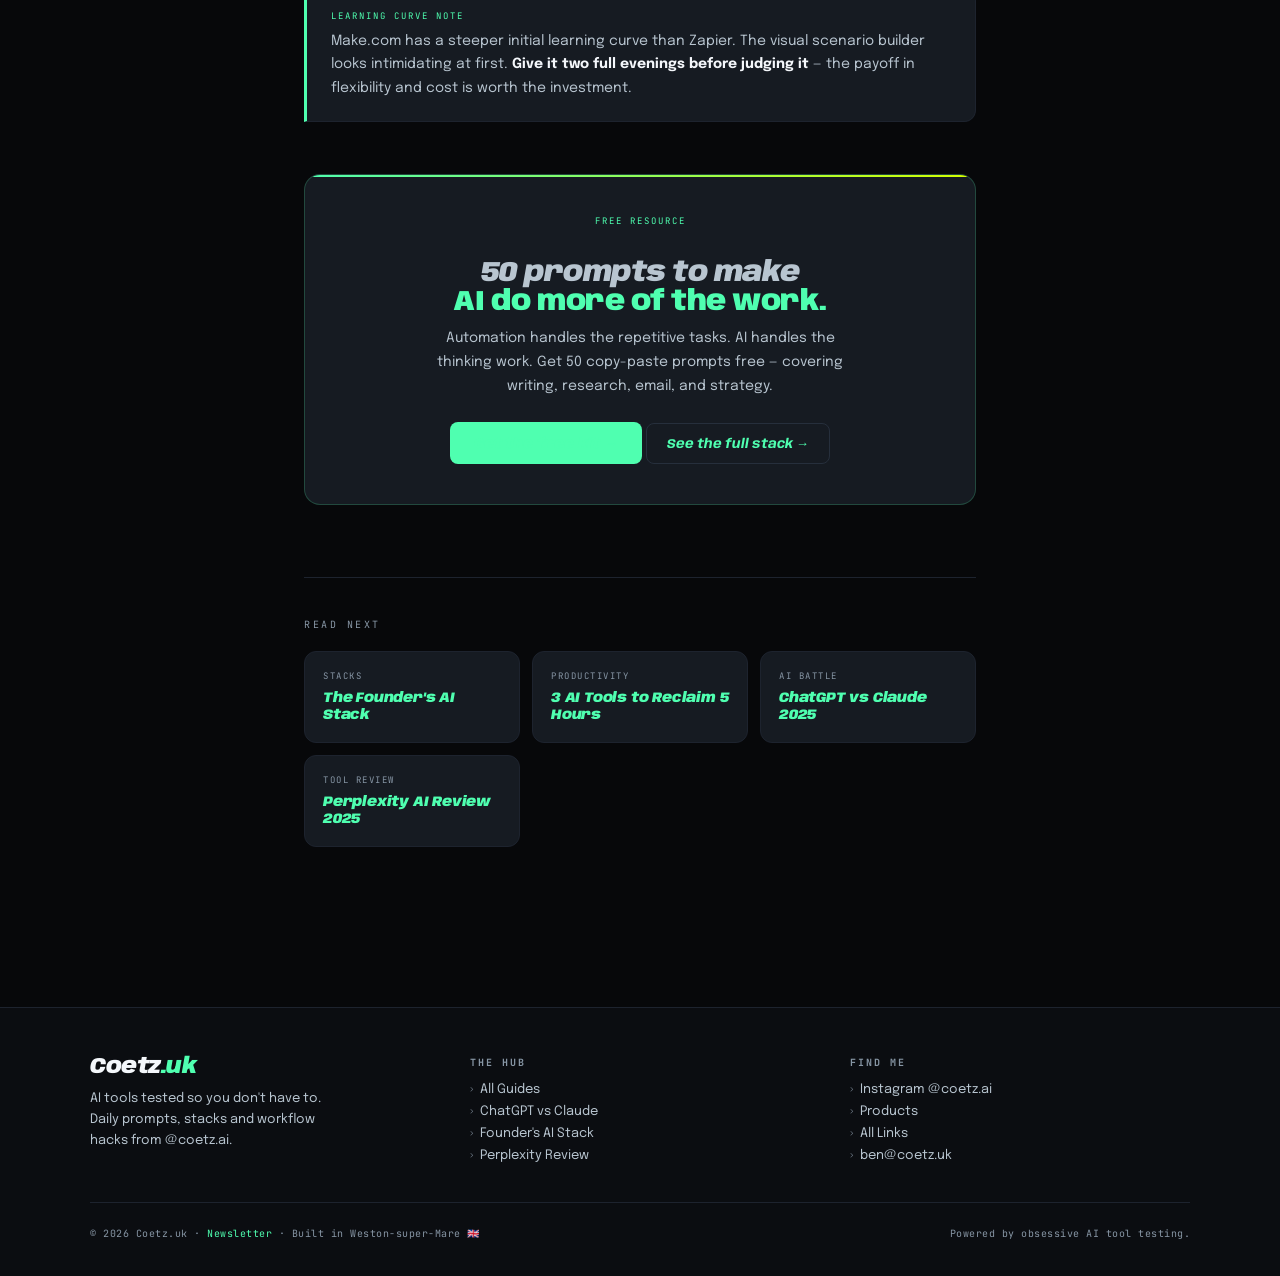
<file: blog/make-vs-zapier/index.html>
<!DOCTYPE html>
<html lang="en">
<head>
<meta charset="UTF-8">
<meta name="viewport" content="width=device-width, initial-scale=1.0">
<title>Make.com vs Zapier: Which Automation Tool Is Worth Paying For? | Coetz.uk</title>
<meta name="description" content="A practical head-to-head comparison of Make.com and Zapier using three real automations. Which is better value for UK professionals in 2025?">
<link rel="canonical" href="https://coetz.uk/blog/make-vs-zapier/">
<meta property="og:type" content="article">
<meta property="og:url" content="https://coetz.uk/blog/make-vs-zapier/">
<meta property="og:title" content="Make.com vs Zapier: Which Automation Tool Is Worth Paying For?">
<meta property="og:description" content="A practical head-to-head using three real automations. UK pricing, honest verdict, no affiliate bias.">
<meta property="og:image" content="https://coetz.uk/media/og-card.png">
<meta property="og:locale" content="en_GB">
<meta name="twitter:card" content="summary_large_image">
<meta name="twitter:title" content="Make.com vs Zapier 2025">
<meta name="twitter:description" content="A practical head-to-head using three real automations. UK pricing, honest verdict.">
<meta name="robots" content="index, follow">
<meta name="keywords" content="Make.com vs Zapier, Make vs Zapier 2025, best automation tool UK, no-code automation UK, Zapier alternative">
<script type="application/ld+json">
{
  "@context": "https://schema.org",
  "@type": "Article",
  "headline": "Make.com vs Zapier: Which Automation Tool Is Worth Paying For?",
  "description": "A practical head-to-head comparison of Make.com and Zapier using three real automations, with UK pricing.",
  "author": { "@type": "Person", "name": "Coetz", "url": "https://coetz.uk" },
  "publisher": { "@type": "Person", "name": "Coetz", "url": "https://coetz.uk" },
  "datePublished": "2025-05-01",
  "dateModified": "2025-05-04",
  "url": "https://coetz.uk/blog/make-vs-zapier/",
  "inLanguage": "en-GB"
}
</script>
<link rel="preconnect" href="https://fonts.googleapis.com">
<link rel="preconnect" href="https://fonts.gstatic.com" crossorigin>
<link href="https://fonts.googleapis.com/css2?family=Anybody:ital,wght@0,400;0,700;0,900;1,400;1,700;1,900&family=JetBrains+Mono:ital,wght@0,300;0,400;0,500;1,300&family=Epilogue:wght@300;400;500;600&display=swap" rel="stylesheet">
<link rel="stylesheet" href="/assets/css/style.css">
<link rel="stylesheet" href="/assets/css/article.css">
<style>
.battle-card{background:var(--panel);border:1px solid var(--lift);border-radius:16px;overflow:hidden;margin:28px 0;}
.battle-header{display:grid;grid-template-columns:1fr auto 1fr;align-items:center;padding:16px 20px;border-bottom:1px solid var(--lift);gap:8px;}
.battle-model{font-family:'Anybody',sans-serif;font-size:15px;font-weight:900;font-style:italic;letter-spacing:-0.3px;}
.battle-model.make{color:var(--sig);}
.battle-model.zapier{color:var(--volt);}
.battle-vs{font-family:'JetBrains Mono',monospace;font-size:10px;letter-spacing:2px;color:var(--t3);text-align:center;}
.battle-label{font-family:'JetBrains Mono',monospace;font-size:9px;letter-spacing:2px;text-transform:uppercase;color:var(--t3);padding:12px 20px 6px;border-bottom:1px solid var(--lift);}
.battle-body{display:grid;grid-template-columns:1fr 1fr;gap:0;}
.battle-side{padding:16px 20px;font-size:13px;color:var(--t2);line-height:1.65;}
.battle-side:first-child{border-right:1px solid var(--lift);}
.battle-side strong{display:block;font-family:'Anybody',sans-serif;font-size:13px;font-weight:900;font-style:italic;margin-bottom:5px;}
.battle-side.w-make strong{color:var(--sig);}
.battle-side.w-zapier strong{color:var(--volt);}
.battle-verdict{padding:12px 20px;border-top:1px solid var(--lift);display:flex;align-items:center;justify-content:space-between;}
.bv-label{font-family:'JetBrains Mono',monospace;font-size:9px;letter-spacing:1.5px;text-transform:uppercase;color:var(--t3);}
.bv-winner{font-family:'Anybody',sans-serif;font-size:14px;font-weight:900;font-style:italic;}
.bv-winner.make{color:var(--sig);}
.bv-winner.zapier{color:var(--volt);}
.bv-winner.draw{color:var(--t3);}
@media(max-width:500px){.battle-body{grid-template-columns:1fr;}.battle-side:first-child{border-right:none;border-bottom:1px solid var(--lift);}}
.price-grid{display:grid;grid-template-columns:1fr 1fr;gap:12px;margin:28px 0;}
@media(max-width:480px){.price-grid{grid-template-columns:1fr;}}
.price-card{background:var(--panel);border:1px solid var(--lift);border-radius:12px;padding:20px;}
.price-card-name{font-family:'Anybody',sans-serif;font-size:16px;font-weight:900;font-style:italic;margin-bottom:12px;letter-spacing:-0.2px;}
.price-card.make .price-card-name{color:var(--sig);}
.price-card.zapier .price-card-name{color:var(--volt);}
.price-row{display:flex;justify-content:space-between;font-size:12.5px;color:var(--t2);padding:5px 0;border-bottom:1px solid var(--lift);}
.price-row:last-child{border-bottom:none;font-weight:700;color:var(--t1);}
.price-val{font-family:'JetBrains Mono',monospace;font-size:12px;}
@media(max-width:600px){.article-wrap{padding:88px 20px 60px;}}
</style>
</head>
<body>
<nav>
  <a href="../../" class="nav-brand">Coetz<span class="tld">.uk</span></a>
  <ul class="nav-links">
    <li><a href="../../#about">About</a></li>
    <li><a href="../">Blog</a></li>
    <li><a href="../../#products">Products</a></li>
    <li><a href="../../#newsletter">Newsletter</a></li>
    <li><a href="../../links/">Links</a></li>
  </ul>
  <a href="../../#newsletter" class="nav-cta">Get the Free Kit →</a>
</nav>
<div class="article-wrap">
  <div class="breadcrumb">
    <a href="../../">Coetz.uk</a><span class="breadcrumb-sep">/</span>
    <a href="../">The Hub</a><span class="breadcrumb-sep">/</span>
    <span>AI Battle</span>
  </div>
  <div class="article-tag">AI Battle</div>
  <h1 class="article-h1">Make.com vs Zapier:<br><em>Which Is Worth Paying For?</em></h1>
  <div class="article-meta">
    <span class="article-meta-item">6 min read</span>
    <span class="article-meta-item">Automation</span>
    <span class="article-meta-item">May 2025</span>
    <span class="article-meta-item">UK pricing</span>
  </div>
  <p class="article-intro">Both tools promise to automate everything. Both have free tiers. Both have enough features to confuse you. The difference is <strong>where they earn their place</strong> — and for most UK solo operators and small teams, one is significantly better value than the other.</p>
  <div class="article-body">
    <div class="callout">
      <div class="callout-label">Test setup</div>
      <p>Three real automations, built on both platforms using their respective free tiers and then paid plans. Judged on: ease of setup, reliability, feature depth, and cost efficiency. <strong>No affiliate commission from either platform.</strong></p>
    </div>
    <h2>Pricing: <em>What You Actually Pay</em></h2>
    <div class="price-grid">
      <div class="price-card make">
        <div class="price-card-name">Make.com</div>
        <div class="price-row"><span>Free</span><span class="price-val">1,000 ops/mo</span></div>
        <div class="price-row"><span>Core (~£8/mo)</span><span class="price-val">10,000 ops/mo</span></div>
        <div class="price-row"><span>Pro (~£14/mo)</span><span class="price-val">Unlimited scenarios</span></div>
        <div class="price-row"><span>Ops model</span><span class="price-val">Per operation</span></div>
      </div>
      <div class="price-card zapier">
        <div class="price-card-name">Zapier</div>
        <div class="price-row"><span>Free</span><span class="price-val">100 tasks/mo</span></div>
        <div class="price-row"><span>Starter (~£17/mo)</span><span class="price-val">750 tasks/mo</span></div>
        <div class="price-row"><span>Professional (~£44/mo)</span><span class="price-val">2,000 tasks/mo</span></div>
        <div class="price-row"><span>Task model</span><span class="price-val">Per task run</span></div>
      </div>
    </div>
    <p>The pricing model difference matters more than the headline numbers. Make charges per <em>operation</em> (each step in a workflow). Zapier charges per <em>task</em> (each time a Zap runs, regardless of steps). A 5-step Make scenario costs 5 operations per run; a 5-step Zapier Zap costs 1 task per run. For complex multi-step workflows, Zapier is more efficient on paper — but Make's absolute price ceiling is lower for most solo/small team use cases.</p>
    <h2>Test 1: <em>Email Parsing → CRM Entry</em></h2>
    <p>Automation: when a new email matching a specific subject pattern lands in Gmail, extract the sender name and company from the email body, then create a new contact record in a Notion database.</p>
    <div class="battle-card">
      <div class="battle-header">
        <span class="battle-model make">Make.com</span>
        <span class="battle-vs">vs</span>
        <span class="battle-model zapier" style="text-align:right">Zapier</span>
      </div>
      <div class="battle-label">Email parsing → Notion CRM entry</div>
      <div class="battle-body">
        <div class="battle-side w-make">
          <strong>Make result</strong>
          Handled email body parsing with built-in regex tools. The visual scenario builder made it easy to map the extracted text to the right Notion properties. Setup: ~35 minutes first time. Reliable on all test runs.
        </div>
        <div class="battle-side">
          <strong>Zapier result</strong>
          Easier initial setup with better guided UI, but email body parsing required a workaround (Email Parser by Zapier — a separate tool that adds steps). Took ~25 minutes but the parser setup adds complexity. Less flexible.
        </div>
      </div>
      <div class="battle-verdict">
        <span class="bv-label">Winner</span>
        <span class="bv-winner make">Make.com ✓</span>
      </div>
    </div>
    <h2>Test 2: <em>Instagram Post → Analytics Log</em></h2>
    <p>Automation: 24 hours after a new Instagram post, pull the post's engagement metrics and log them as a row in a Google Sheet.</p>
    <div class="battle-card">
      <div class="battle-header">
        <span class="battle-model make">Make.com</span>
        <span class="battle-vs">vs</span>
        <span class="battle-model zapier" style="text-align:right">Zapier</span>
      </div>
      <div class="battle-label">Instagram analytics → Google Sheets log</div>
      <div class="battle-body">
        <div class="battle-side">
          <strong>Make result</strong>
          Native Instagram module available. The 24-hour delay required a Sleep module, which worked correctly. Setup: ~20 minutes. Ran reliably across the two-week test period.
        </div>
        <div class="battle-side w-zapier">
          <strong>Zapier result</strong>
          Also has a native Instagram integration. The delay was simpler to configure via the built-in "Delay" step. Better documentation for this specific use case. Slightly faster to set up (~15 mins). Equally reliable.
        </div>
      </div>
      <div class="battle-verdict">
        <span class="bv-label">Winner</span>
        <span class="bv-winner zapier">Zapier ✓</span>
      </div>
    </div>
    <h2>Test 3: <em>Invoice Reminder Sequence</em></h2>
    <p>Automation: when an invoice in FreshBooks passes its due date unpaid, send a polite reminder email via Gmail after 3 days, then a firmer follow-up after 7 days.</p>
    <div class="battle-card">
      <div class="battle-header">
        <span class="battle-model make">Make.com</span>
        <span class="battle-vs">vs</span>
        <span class="battle-model zapier" style="text-align:right">Zapier</span>
      </div>
      <div class="battle-label">Invoice overdue → two-step email reminder sequence</div>
      <div class="battle-body">
        <div class="battle-side w-make">
          <strong>Make result</strong>
          The branching logic (if no response after 3 days, then if still unpaid after 7 days) was handled natively using routers and filters. Clean, visual, and easy to debug. Setup: ~40 minutes. Worked exactly as designed.
        </div>
        <div class="battle-side">
          <strong>Zapier result</strong>
          Multi-step conditional logic required Paths, which is only available on Professional plan (~£44/mo). On Starter, this automation isn't possible as a single Zap. The task count also adds up quickly across a two-email sequence.
        </div>
      </div>
      <div class="battle-verdict">
        <span class="bv-label">Winner</span>
        <span class="bv-winner make">Make.com ✓</span>
      </div>
    </div>
    <h2>The Verdict</h2>
    <p><strong>Make.com wins for most UK solo operators and small teams.</strong> The reasons: lower cost ceiling at equivalent capability, better support for complex multi-step and conditional logic, and a visual canvas that — once you understand it — makes debugging significantly faster than Zapier's list view.</p>
    <p><strong>Zapier wins on simplicity.</strong> The learning curve is lower, the documentation is better, and for basic two-step automations (trigger → action, no branching), you'll get it working faster. If your automations are simple and you're comfortable paying more for a smoother experience, Zapier is a fair choice.</p>
    <p><strong>The recommendation:</strong> Start with Make.com's free tier (1,000 ops/month). Spend two evenings learning the canvas. By the time you've hit the free limit, you'll know whether you need the Core plan (£8/mo). Zapier's free tier is 100 tasks/month — too limited to evaluate properly.</p>
    <div class="callout">
      <div class="callout-label">Learning curve note</div>
      <p>Make.com has a steeper initial learning curve than Zapier. The visual scenario builder looks intimidating at first. <strong>Give it two full evenings before judging it</strong> — the payoff in flexibility and cost is worth the investment.</p>
    </div>
    <div class="cta-block">
      <div class="cta-block-eye">Free resource</div>
      <h3>50 prompts to make<br><em>AI do more of the work.</em></h3>
      <p>Automation handles the repetitive tasks. AI handles the thinking work. Get 50 copy-paste prompts free — covering writing, research, email, and strategy.</p>
      <a href="../../#newsletter" class="btn-primary">Get the free kit →</a>
      <a href="../founders-ai-stack/" class="btn-ghost">See the full stack →</a>
    </div>
    <div class="related">
      <div class="related-label">Read next</div>
      <div class="related-grid">
        <a href="../founders-ai-stack/" class="related-card"><div class="related-card-tag">Stacks</div><div class="related-card-title">The Founder's AI Stack</div></a>
        <a href="../ai-tools-reclaim-5-hours/" class="related-card"><div class="related-card-tag">Productivity</div><div class="related-card-title">3 AI Tools to Reclaim 5 Hours</div></a>
        <a href="../chatgpt-vs-claude/" class="related-card"><div class="related-card-tag">AI Battle</div><div class="related-card-title">ChatGPT vs Claude 2025</div></a>
        <a href="../perplexity-ai-review/" class="related-card"><div class="related-card-tag">Tool Review</div><div class="related-card-title">Perplexity AI Review 2025</div></a>
      </div>
    </div>
  </div>
</div>
<footer>
  <div class="footer-inner">
    <div class="footer-brand"><div class="name">Coetz<span>.uk</span></div><p>AI tools tested so you don't have to. Daily prompts, stacks and workflow hacks from @coetz.ai.</p></div>
    <div class="footer-col"><h4>The Hub</h4><ul><li><a href="../">All Guides</a></li><li><a href="../chatgpt-vs-claude/">ChatGPT vs Claude</a></li><li><a href="../founders-ai-stack/">Founder's AI Stack</a></li><li><a href="../perplexity-ai-review/">Perplexity Review</a></li></ul></div>
    <div class="footer-col"><h4>Find me</h4><ul><li><a href="https://instagram.com/coetz.ai">Instagram @coetz.ai</a></li><li><a href="../../#products">Products</a></li><li><a href="../../links/">All Links</a></li><li><a href="mailto:ben@coetz.uk">ben@coetz.uk</a></li></ul></div>
  </div>
  <div class="footer-bottom"><p>© <span class="current-year"></span> Coetz.uk · <a href="../../#newsletter">Newsletter</a> · Built in Weston-super-Mare 🇬🇧</p><p>Powered by obsessive AI tool testing.</p></div>
</footer>
<script>document.querySelectorAll('.current-year').forEach(y=>{y.textContent=new Date().getFullYear();});</script>
</body>
</html>
</file>
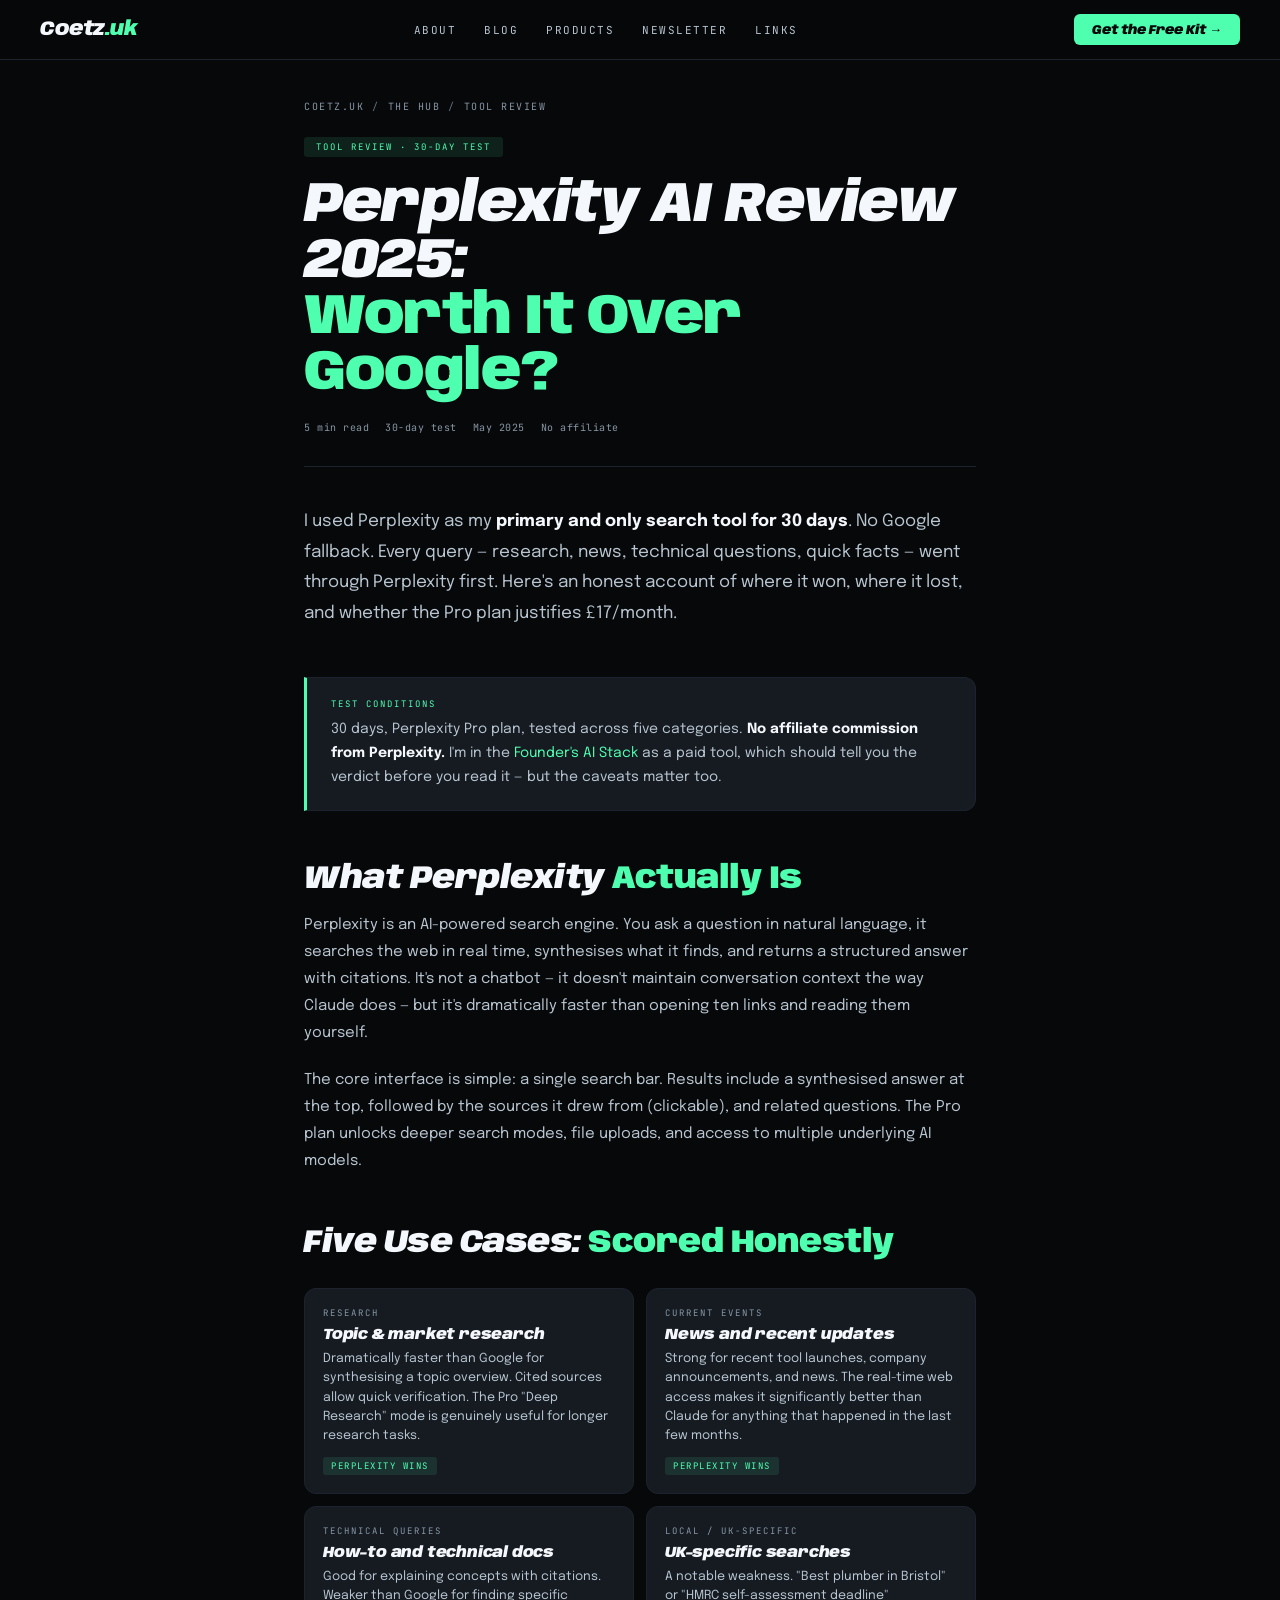
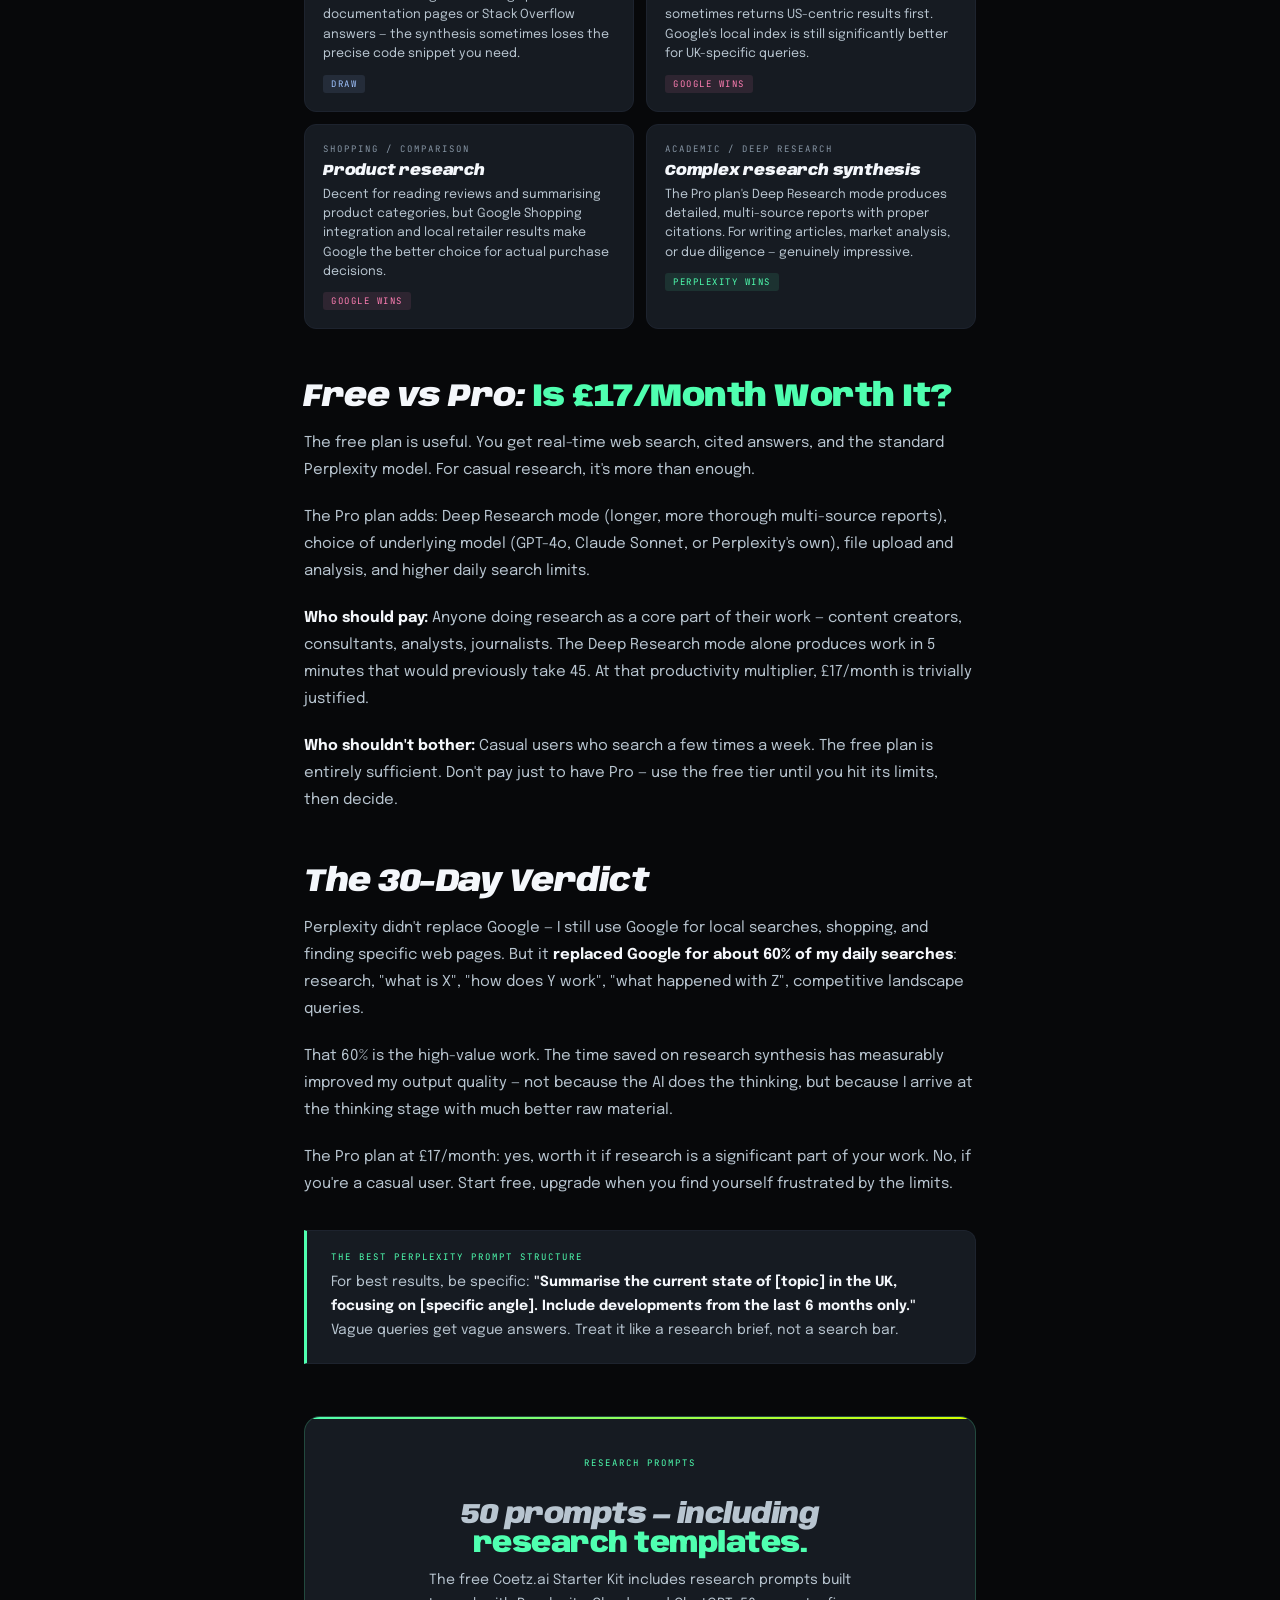
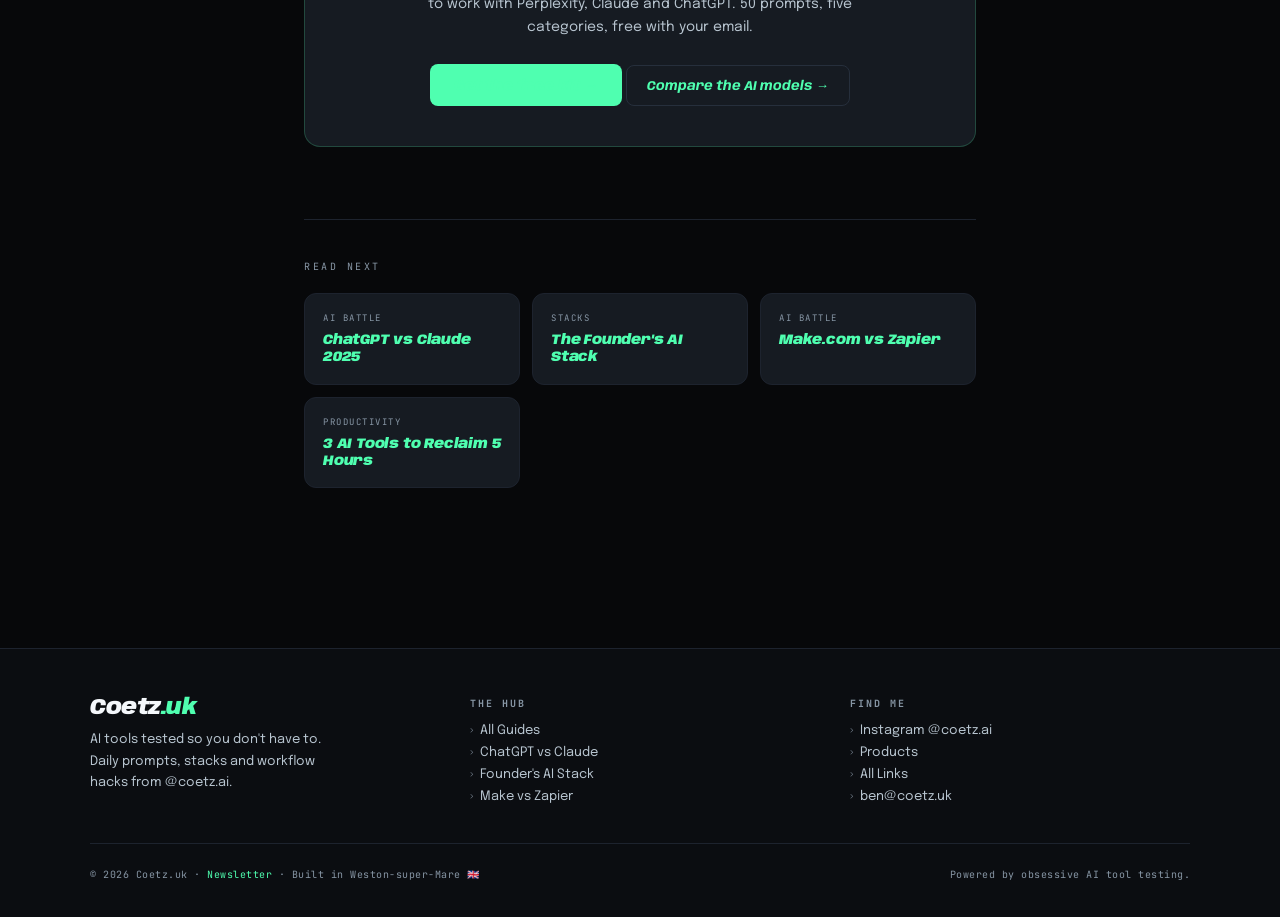
<file: blog/perplexity-ai-review/index.html>
<!DOCTYPE html>
<html lang="en">
<head>
<meta charset="UTF-8">
<meta name="viewport" content="width=device-width, initial-scale=1.0">
<title>Perplexity AI Review 2025: Is It Worth It Over Google? | Coetz.uk</title>
<meta name="description" content="I used Perplexity as my primary search tool for 30 days. Here's what it's genuinely better at, what it can't do, and whether the Pro plan is worth £17/month.">
<link rel="canonical" href="https://coetz.uk/blog/perplexity-ai-review/">
<meta property="og:type" content="article">
<meta property="og:url" content="https://coetz.uk/blog/perplexity-ai-review/">
<meta property="og:title" content="Perplexity AI Review 2025: Is It Worth It Over Google?">
<meta property="og:description" content="30 days using Perplexity as my primary search tool. What it's genuinely better at, what it can't do, and whether Pro is worth £17/month.">
<meta property="og:image" content="https://coetz.uk/media/og-card.png">
<meta property="og:locale" content="en_GB">
<meta name="twitter:card" content="summary_large_image">
<meta name="twitter:title" content="Perplexity AI Review 2025: Worth It Over Google?">
<meta name="twitter:description" content="30-day test: what Perplexity is genuinely better at and whether Pro is worth £17/month.">
<meta name="robots" content="index, follow">
<meta name="keywords" content="Perplexity AI review 2025, Perplexity vs Google, Perplexity Pro review UK, AI search engine review, best AI search 2025">
<script type="application/ld+json">
{
  "@context": "https://schema.org",
  "@type": "Review",
  "name": "Perplexity AI Review 2025",
  "reviewBody": "30-day review of Perplexity AI as a primary search tool replacement. Covers five use cases, free vs Pro, and an honest verdict on value.",
  "author": { "@type": "Person", "name": "Coetz", "url": "https://coetz.uk" },
  "publisher": { "@type": "Person", "name": "Coetz", "url": "https://coetz.uk" },
  "datePublished": "2025-05-01",
  "dateModified": "2025-05-04",
  "url": "https://coetz.uk/blog/perplexity-ai-review/",
  "inLanguage": "en-GB",
  "itemReviewed": { "@type": "SoftwareApplication", "name": "Perplexity AI" }
}
</script>
<link rel="preconnect" href="https://fonts.googleapis.com">
<link rel="preconnect" href="https://fonts.gstatic.com" crossorigin>
<link href="https://fonts.googleapis.com/css2?family=Anybody:ital,wght@0,400;0,700;0,900;1,400;1,700;1,900&family=JetBrains+Mono:ital,wght@0,300;0,400;0,500;1,300&family=Epilogue:wght@300;400;500;600&display=swap" rel="stylesheet">
<link rel="stylesheet" href="/assets/css/style.css">
<link rel="stylesheet" href="/assets/css/article.css">
<style>
.score-grid{display:grid;grid-template-columns:1fr 1fr;gap:12px;margin:28px 0;}
@media(max-width:480px){.score-grid{grid-template-columns:1fr;}}
.score-card{background:var(--panel);border:1px solid var(--lift);border-radius:12px;padding:18px;}
.score-use{font-family:'JetBrains Mono',monospace;font-size:9px;letter-spacing:2px;text-transform:uppercase;color:var(--t3);margin-bottom:8px;}
.score-title{font-family:'Anybody',sans-serif;font-size:15px;font-weight:900;font-style:italic;letter-spacing:-0.2px;margin-bottom:6px;}
.score-verdict{font-size:12.5px;color:var(--t2);line-height:1.55;margin-bottom:10px;}
.score-badge{font-family:'JetBrains Mono',monospace;font-size:9px;letter-spacing:1.5px;text-transform:uppercase;padding:3px 8px;border-radius:3px;display:inline-block;}
.score-badge.win{background:rgba(79,255,176,.1);color:var(--sig);}
.score-badge.mid{background:rgba(160,196,255,.1);color:var(--ice);}
.score-badge.loss{background:rgba(255,126,179,.1);color:var(--coral);}
@media(max-width:600px){.article-wrap{padding:88px 20px 60px;}}
</style>
</head>
<body>
<nav>
  <a href="../../" class="nav-brand">Coetz<span class="tld">.uk</span></a>
  <ul class="nav-links">
    <li><a href="../../#about">About</a></li>
    <li><a href="../">Blog</a></li>
    <li><a href="../../#products">Products</a></li>
    <li><a href="../../#newsletter">Newsletter</a></li>
    <li><a href="../../links/">Links</a></li>
  </ul>
  <a href="../../#newsletter" class="nav-cta">Get the Free Kit →</a>
</nav>
<div class="article-wrap">
  <div class="breadcrumb">
    <a href="../../">Coetz.uk</a><span class="breadcrumb-sep">/</span>
    <a href="../">The Hub</a><span class="breadcrumb-sep">/</span>
    <span>Tool Review</span>
  </div>
  <div class="article-tag">Tool Review · 30-day test</div>
  <h1 class="article-h1">Perplexity AI Review 2025:<br><em>Worth It Over Google?</em></h1>
  <div class="article-meta">
    <span class="article-meta-item">5 min read</span>
    <span class="article-meta-item">30-day test</span>
    <span class="article-meta-item">May 2025</span>
    <span class="article-meta-item">No affiliate</span>
  </div>
  <p class="article-intro">I used Perplexity as my <strong>primary and only search tool for 30 days</strong>. No Google fallback. Every query — research, news, technical questions, quick facts — went through Perplexity first. Here's an honest account of where it won, where it lost, and whether the Pro plan justifies £17/month.</p>
  <div class="article-body">
    <div class="callout">
      <div class="callout-label">Test conditions</div>
      <p>30 days, Perplexity Pro plan, tested across five categories. <strong>No affiliate commission from Perplexity.</strong> I'm in the <a href="../founders-ai-stack/">Founder's AI Stack</a> as a paid tool, which should tell you the verdict before you read it — but the caveats matter too.</p>
    </div>
    <h2>What Perplexity <em>Actually Is</em></h2>
    <p>Perplexity is an AI-powered search engine. You ask a question in natural language, it searches the web in real time, synthesises what it finds, and returns a structured answer with citations. It's not a chatbot — it doesn't maintain conversation context the way Claude does — but it's dramatically faster than opening ten links and reading them yourself.</p>
    <p>The core interface is simple: a single search bar. Results include a synthesised answer at the top, followed by the sources it drew from (clickable), and related questions. The Pro plan unlocks deeper search modes, file uploads, and access to multiple underlying AI models.</p>
    <h2>Five Use Cases: <em>Scored Honestly</em></h2>
    <div class="score-grid">
      <div class="score-card">
        <div class="score-use">Research</div>
        <div class="score-title">Topic & market research</div>
        <div class="score-verdict">Dramatically faster than Google for synthesising a topic overview. Cited sources allow quick verification. The Pro "Deep Research" mode is genuinely useful for longer research tasks.</div>
        <span class="score-badge win">Perplexity wins</span>
      </div>
      <div class="score-card">
        <div class="score-use">Current events</div>
        <div class="score-title">News and recent updates</div>
        <div class="score-verdict">Strong for recent tool launches, company announcements, and news. The real-time web access makes it significantly better than Claude for anything that happened in the last few months.</div>
        <span class="score-badge win">Perplexity wins</span>
      </div>
      <div class="score-card">
        <div class="score-use">Technical queries</div>
        <div class="score-title">How-to and technical docs</div>
        <div class="score-verdict">Good for explaining concepts with citations. Weaker than Google for finding specific documentation pages or Stack Overflow answers — the synthesis sometimes loses the precise code snippet you need.</div>
        <span class="score-badge mid">Draw</span>
      </div>
      <div class="score-card">
        <div class="score-use">Local / UK-specific</div>
        <div class="score-title">UK-specific searches</div>
        <div class="score-verdict">A notable weakness. "Best plumber in Bristol" or "HMRC self-assessment deadline" sometimes returns US-centric results first. Google's local index is still significantly better for UK-specific queries.</div>
        <span class="score-badge loss">Google wins</span>
      </div>
      <div class="score-card">
        <div class="score-use">Shopping / comparison</div>
        <div class="score-title">Product research</div>
        <div class="score-verdict">Decent for reading reviews and summarising product categories, but Google Shopping integration and local retailer results make Google the better choice for actual purchase decisions.</div>
        <span class="score-badge loss">Google wins</span>
      </div>
      <div class="score-card">
        <div class="score-use">Academic / deep research</div>
        <div class="score-title">Complex research synthesis</div>
        <div class="score-verdict">The Pro plan's Deep Research mode produces detailed, multi-source reports with proper citations. For writing articles, market analysis, or due diligence — genuinely impressive.</div>
        <span class="score-badge win">Perplexity wins</span>
      </div>
    </div>
    <h2>Free vs Pro: <em>Is £17/Month Worth It?</em></h2>
    <p>The free plan is useful. You get real-time web search, cited answers, and the standard Perplexity model. For casual research, it's more than enough.</p>
    <p>The Pro plan adds: Deep Research mode (longer, more thorough multi-source reports), choice of underlying model (GPT-4o, Claude Sonnet, or Perplexity's own), file upload and analysis, and higher daily search limits.</p>
    <p><strong>Who should pay:</strong> Anyone doing research as a core part of their work — content creators, consultants, analysts, journalists. The Deep Research mode alone produces work in 5 minutes that would previously take 45. At that productivity multiplier, £17/month is trivially justified.</p>
    <p><strong>Who shouldn't bother:</strong> Casual users who search a few times a week. The free plan is entirely sufficient. Don't pay just to have Pro — use the free tier until you hit its limits, then decide.</p>
    <h2>The 30-Day Verdict</h2>
    <p>Perplexity didn't replace Google — I still use Google for local searches, shopping, and finding specific web pages. But it <strong>replaced Google for about 60% of my daily searches</strong>: research, "what is X", "how does Y work", "what happened with Z", competitive landscape queries.</p>
    <p>That 60% is the high-value work. The time saved on research synthesis has measurably improved my output quality — not because the AI does the thinking, but because I arrive at the thinking stage with much better raw material.</p>
    <p>The Pro plan at £17/month: yes, worth it if research is a significant part of your work. No, if you're a casual user. Start free, upgrade when you find yourself frustrated by the limits.</p>
    <div class="callout">
      <div class="callout-label">The best Perplexity prompt structure</div>
      <p>For best results, be specific: <strong>"Summarise the current state of [topic] in the UK, focusing on [specific angle]. Include developments from the last 6 months only."</strong> Vague queries get vague answers. Treat it like a research brief, not a search bar.</p>
    </div>
    <div class="cta-block">
      <div class="cta-block-eye">Research prompts</div>
      <h3>50 prompts — including<br><em>research templates.</em></h3>
      <p>The free Coetz.ai Starter Kit includes research prompts built to work with Perplexity, Claude and ChatGPT. 50 prompts, five categories, free with your email.</p>
      <a href="../../#newsletter" class="btn-primary">Get the free kit →</a>
      <a href="../chatgpt-vs-claude/" class="btn-ghost">Compare the AI models →</a>
    </div>
    <div class="related">
      <div class="related-label">Read next</div>
      <div class="related-grid">
        <a href="../chatgpt-vs-claude/" class="related-card"><div class="related-card-tag">AI Battle</div><div class="related-card-title">ChatGPT vs Claude 2025</div></a>
        <a href="../founders-ai-stack/" class="related-card"><div class="related-card-tag">Stacks</div><div class="related-card-title">The Founder's AI Stack</div></a>
        <a href="../make-vs-zapier/" class="related-card"><div class="related-card-tag">AI Battle</div><div class="related-card-title">Make.com vs Zapier</div></a>
        <a href="../ai-tools-reclaim-5-hours/" class="related-card"><div class="related-card-tag">Productivity</div><div class="related-card-title">3 AI Tools to Reclaim 5 Hours</div></a>
      </div>
    </div>
  </div>
</div>
<footer>
  <div class="footer-inner">
    <div class="footer-brand"><div class="name">Coetz<span>.uk</span></div><p>AI tools tested so you don't have to. Daily prompts, stacks and workflow hacks from @coetz.ai.</p></div>
    <div class="footer-col"><h4>The Hub</h4><ul><li><a href="../">All Guides</a></li><li><a href="../chatgpt-vs-claude/">ChatGPT vs Claude</a></li><li><a href="../founders-ai-stack/">Founder's AI Stack</a></li><li><a href="../make-vs-zapier/">Make vs Zapier</a></li></ul></div>
    <div class="footer-col"><h4>Find me</h4><ul><li><a href="https://instagram.com/coetz.ai">Instagram @coetz.ai</a></li><li><a href="../../#products">Products</a></li><li><a href="../../links/">All Links</a></li><li><a href="mailto:ben@coetz.uk">ben@coetz.uk</a></li></ul></div>
  </div>
  <div class="footer-bottom"><p>© <span class="current-year"></span> Coetz.uk · <a href="../../#newsletter">Newsletter</a> · Built in Weston-super-Mare 🇬🇧</p><p>Powered by obsessive AI tool testing.</p></div>
</footer>
<script>document.querySelectorAll('.current-year').forEach(y=>{y.textContent=new Date().getFullYear();});</script>
</body>
</html>
</file>
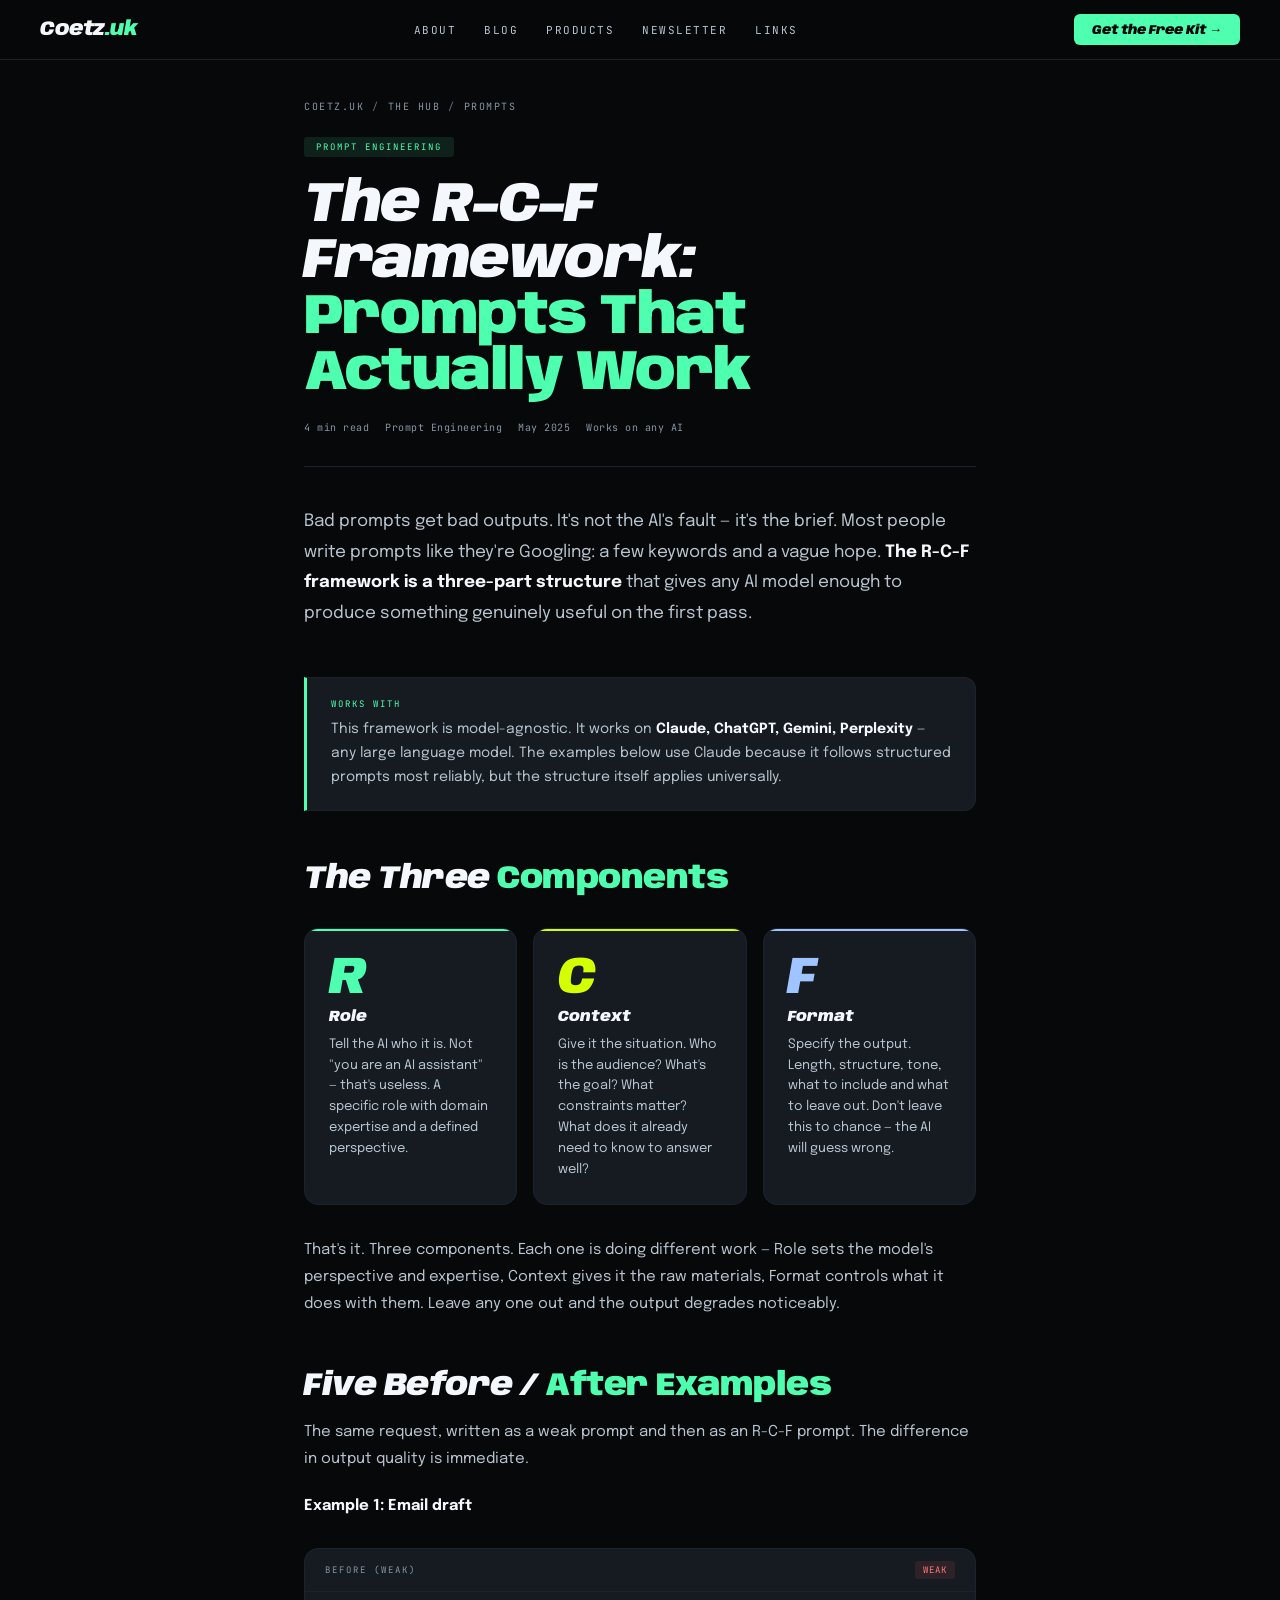
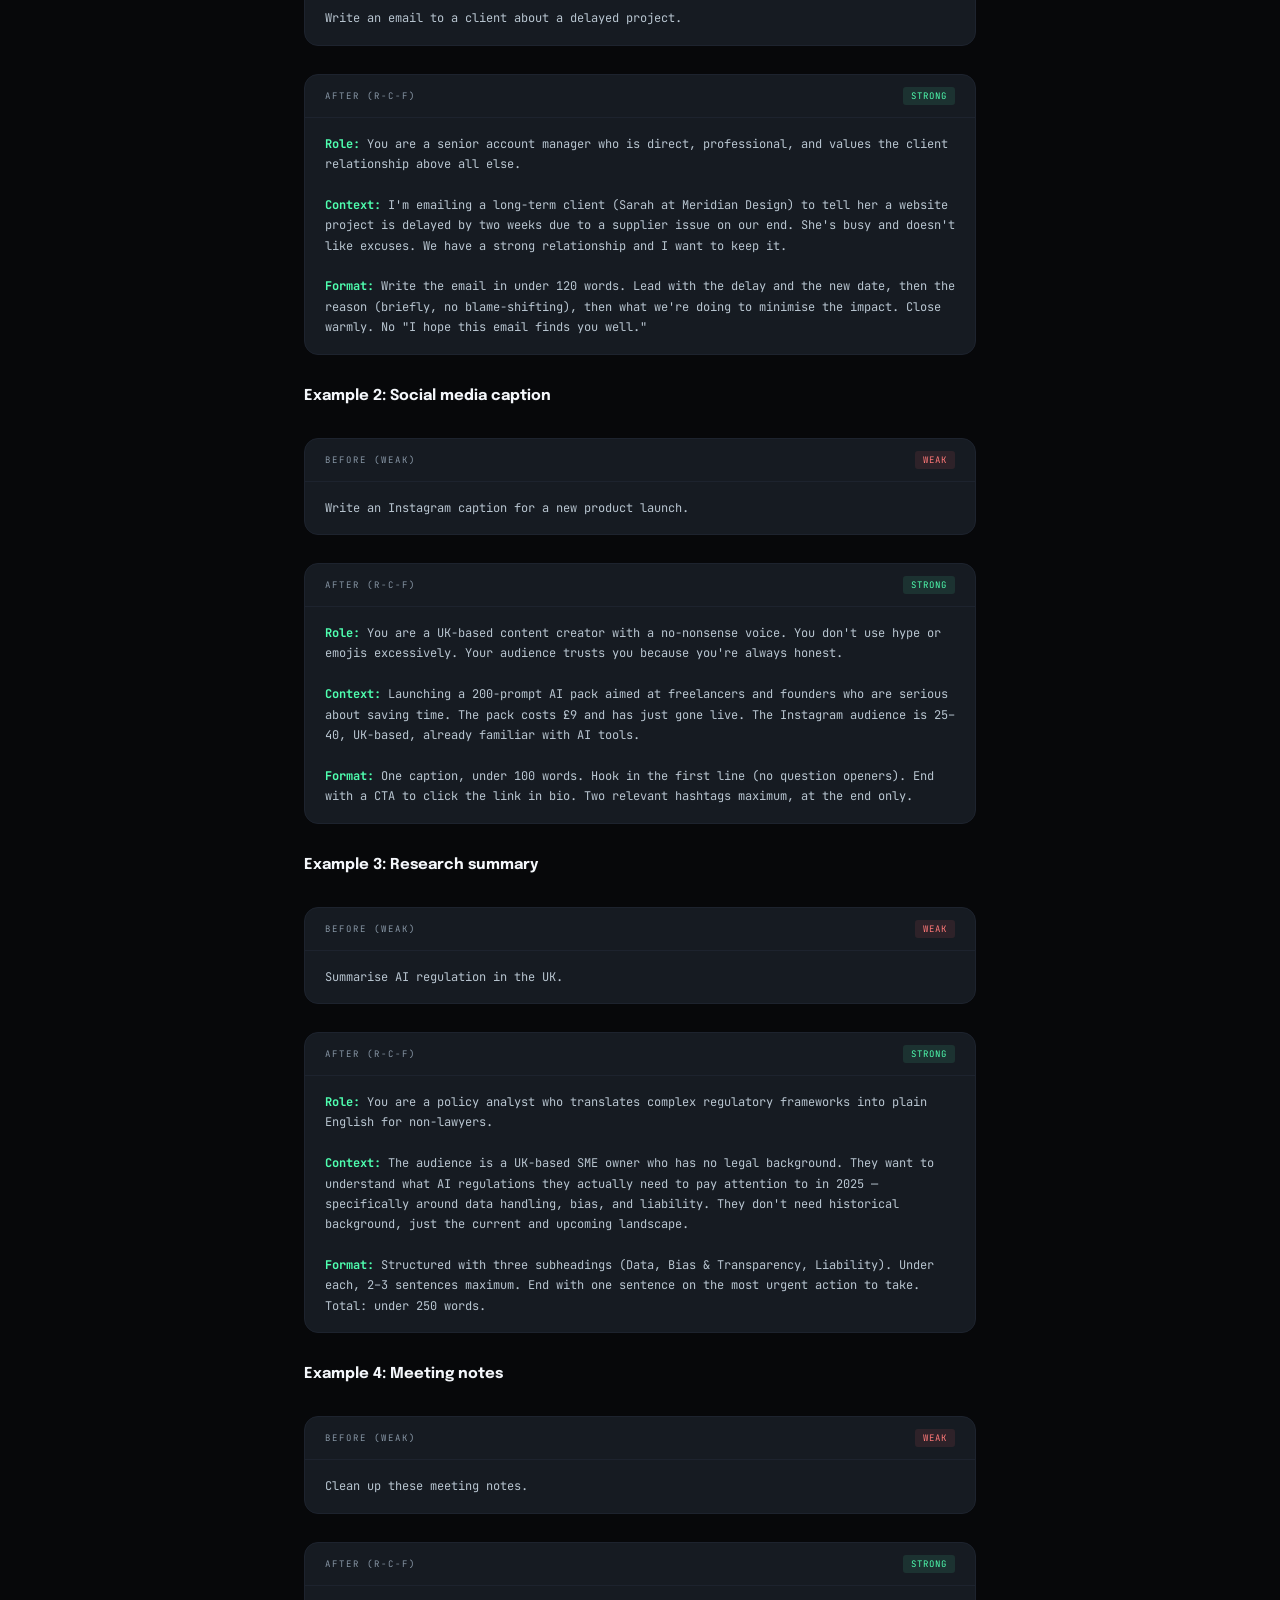
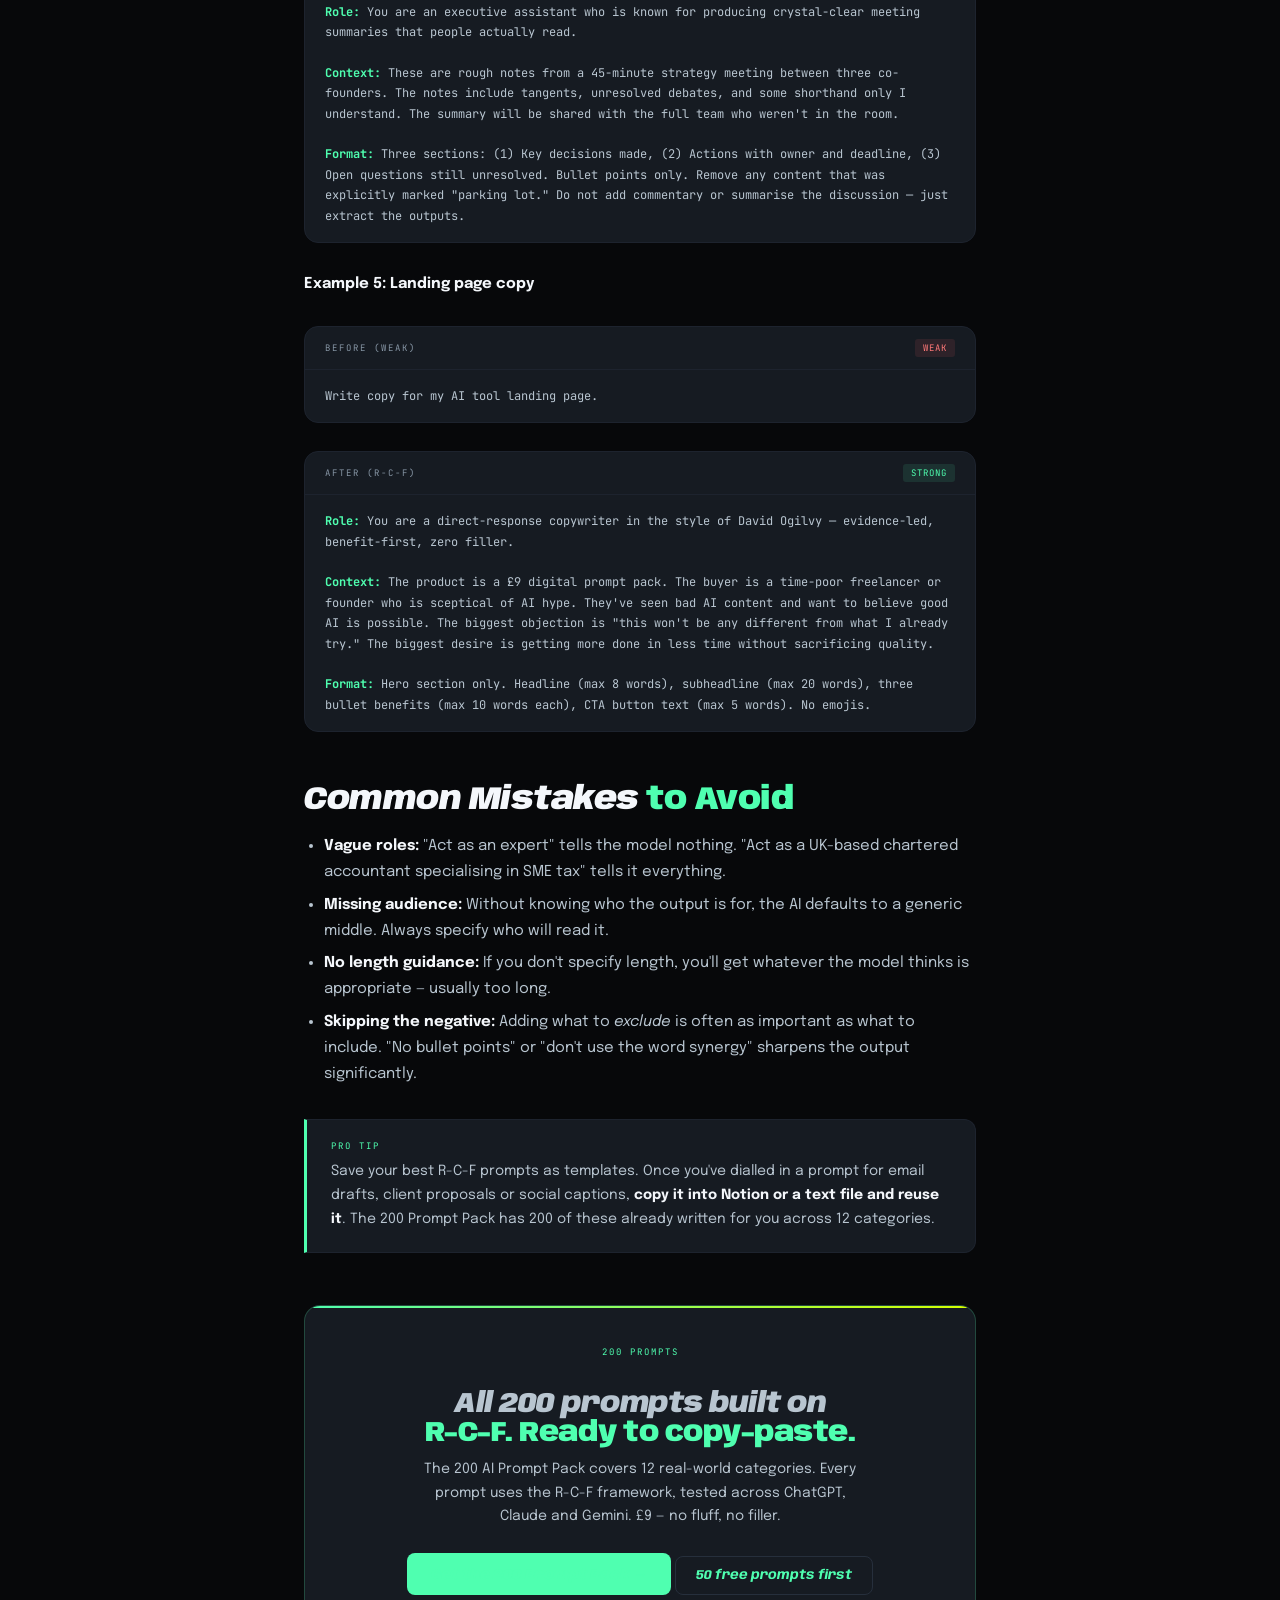
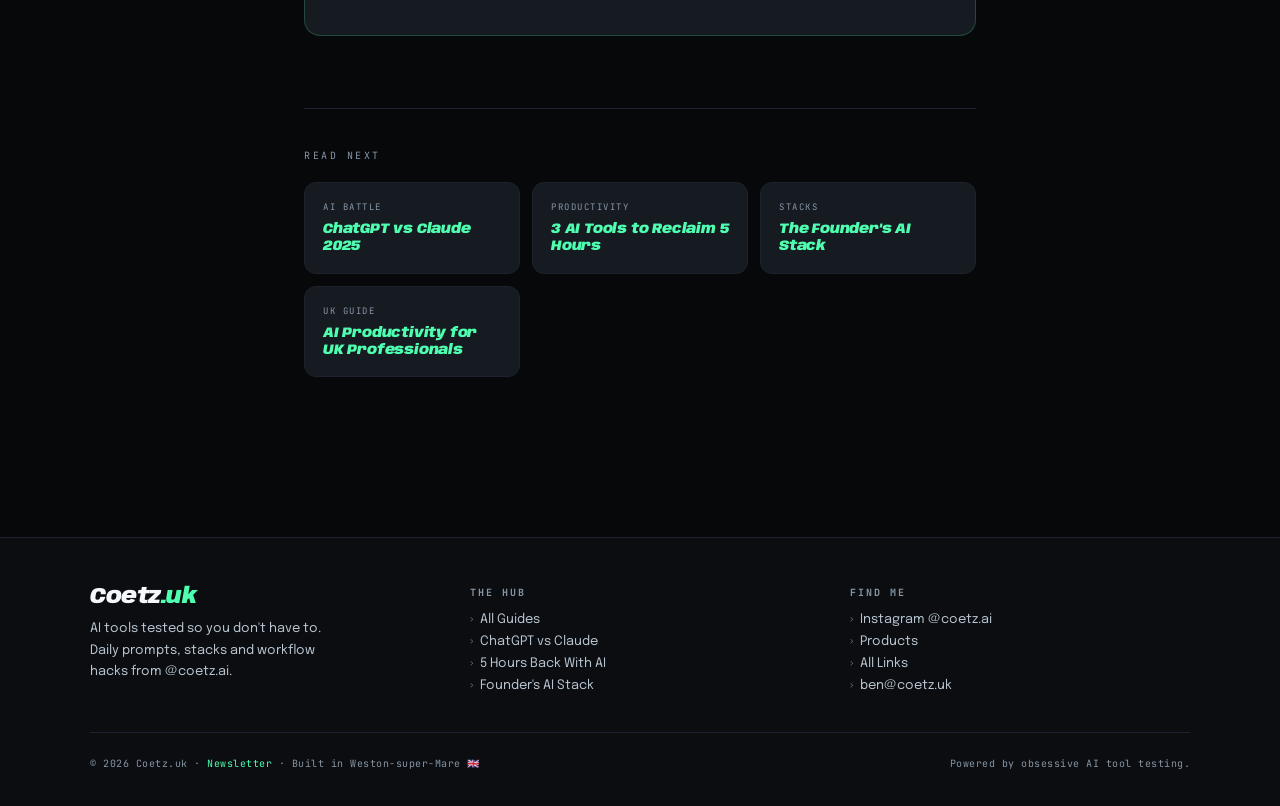
<file: blog/rcf-prompt-framework/index.html>
<!DOCTYPE html>
<html lang="en">
<head>
<meta charset="UTF-8">
<meta name="viewport" content="width=device-width, initial-scale=1.0">
<title>The R-C-F Framework: Write AI Prompts That Actually Work | Coetz.uk</title>
<meta name="description" content="Role, Context, Format — the three-part prompt structure that consistently produces better AI outputs. Learn it once, use it everywhere.">
<link rel="canonical" href="https://coetz.uk/blog/rcf-prompt-framework/">
<meta property="og:type" content="article">
<meta property="og:url" content="https://coetz.uk/blog/rcf-prompt-framework/">
<meta property="og:title" content="The R-C-F Framework: Write AI Prompts That Actually Work">
<meta property="og:description" content="Role, Context, Format — the three-part prompt structure that consistently produces better AI outputs. Learn it once, use it everywhere.">
<meta property="og:image" content="https://coetz.uk/media/og-card.png">
<meta property="og:locale" content="en_GB">
<meta name="twitter:card" content="summary_large_image">
<meta name="twitter:title" content="The R-C-F Prompt Framework">
<meta name="twitter:description" content="Role, Context, Format — the three-part structure that consistently produces better AI outputs.">
<meta name="robots" content="index, follow">
<meta name="keywords" content="prompt engineering, AI prompts, how to write better prompts, ChatGPT prompts, Claude prompts, R-C-F framework, prompt framework">
<script type="application/ld+json">
{
  "@context": "https://schema.org",
  "@type": "Article",
  "headline": "The R-C-F Framework: Write AI Prompts That Actually Work",
  "description": "Role, Context, Format — the three-part prompt structure behind every prompt in the 200 Prompt Pack.",
  "author": { "@type": "Person", "name": "Coetz", "url": "https://coetz.uk" },
  "publisher": { "@type": "Person", "name": "Coetz", "url": "https://coetz.uk" },
  "datePublished": "2025-05-01",
  "dateModified": "2025-05-04",
  "url": "https://coetz.uk/blog/rcf-prompt-framework/",
  "inLanguage": "en-GB"
}
</script>
<link rel="preconnect" href="https://fonts.googleapis.com">
<link rel="preconnect" href="https://fonts.gstatic.com" crossorigin>
<link href="https://fonts.googleapis.com/css2?family=Anybody:ital,wght@0,400;0,700;0,900;1,400;1,700;1,900&family=JetBrains+Mono:ital,wght@0,300;0,400;0,500;1,300&family=Epilogue:wght@300;400;500;600&display=swap" rel="stylesheet">
<link rel="stylesheet" href="/assets/css/style.css">
<link rel="stylesheet" href="/assets/css/article.css">
<style>
/* RCF pillars */
.rcf-grid{display:grid;grid-template-columns:repeat(3,1fr);gap:16px;margin:32px 0;}
@media(max-width:500px){.rcf-grid{grid-template-columns:1fr;}}
.rcf-card{background:var(--panel);border:1px solid var(--lift);border-radius:14px;padding:24px;position:relative;overflow:hidden;}
.rcf-card::before{content:'';position:absolute;top:0;left:0;right:0;height:2px;}
.rcf-card:nth-child(1)::before{background:var(--sig);}
.rcf-card:nth-child(2)::before{background:var(--volt);}
.rcf-card:nth-child(3)::before{background:var(--ice);}
.rcf-letter{font-family:'Anybody',sans-serif;font-size:52px;font-weight:900;font-style:italic;line-height:1;margin-bottom:4px;}
.rcf-card:nth-child(1) .rcf-letter{color:var(--sig);}
.rcf-card:nth-child(2) .rcf-letter{color:var(--volt);}
.rcf-card:nth-child(3) .rcf-letter{color:var(--ice);}
.rcf-word{font-family:'Anybody',sans-serif;font-size:15px;font-weight:900;font-style:italic;margin-bottom:10px;}
.rcf-desc{font-size:13px;color:var(--t2);line-height:1.6;}

/* prompt examples */
.prompt-example{background:var(--panel);border:1px solid var(--lift);border-radius:14px;overflow:hidden;margin:28px 0;}
.prompt-example-head{display:flex;align-items:center;justify-content:space-between;padding:12px 20px;border-bottom:1px solid var(--lift);}
.prompt-example-label{font-family:'JetBrains Mono',monospace;font-size:9px;letter-spacing:2px;text-transform:uppercase;color:var(--t3);}
.prompt-badge{font-family:'JetBrains Mono',monospace;font-size:9px;letter-spacing:1px;text-transform:uppercase;padding:3px 8px;border-radius:3px;}
.prompt-badge.before{background:rgba(255,100,100,.1);color:#ff7878;}
.prompt-badge.after{background:rgba(79,255,176,.1);color:var(--sig);}
.prompt-body{padding:16px 20px;font-family:'JetBrains Mono',monospace;font-size:12px;color:var(--t2);line-height:1.7;}
.prompt-body em{color:var(--t3);font-style:normal;}
.prompt-body strong{color:var(--sig);}

@media(max-width:600px){.article-wrap{padding:88px 20px 60px;}}
</style>
</head>
<body>

<nav>
  <a href="../../" class="nav-brand">Coetz<span class="tld">.uk</span></a>
  <ul class="nav-links">
    <li><a href="../../#about">About</a></li>
    <li><a href="../">Blog</a></li>
    <li><a href="../../#products">Products</a></li>
    <li><a href="../../#newsletter">Newsletter</a></li>
    <li><a href="../../links/">Links</a></li>
  </ul>
  <a href="../../#newsletter" class="nav-cta">Get the Free Kit →</a>
</nav>

<div class="article-wrap">

  <div class="breadcrumb">
    <a href="../../">Coetz.uk</a>
    <span class="breadcrumb-sep">/</span>
    <a href="../">The Hub</a>
    <span class="breadcrumb-sep">/</span>
    <span>Prompts</span>
  </div>

  <div class="article-tag">Prompt Engineering</div>
  <h1 class="article-h1">The R-C-F Framework:<br><em>Prompts That Actually Work</em></h1>

  <div class="article-meta">
    <span class="article-meta-item">4 min read</span>
    <span class="article-meta-item">Prompt Engineering</span>
    <span class="article-meta-item">May 2025</span>
    <span class="article-meta-item">Works on any AI</span>
  </div>

  <p class="article-intro">
    Bad prompts get bad outputs. It's not the AI's fault — it's the brief. Most people write prompts like they're Googling: a few keywords and a vague hope. <strong>The R-C-F framework is a three-part structure</strong> that gives any AI model enough to produce something genuinely useful on the first pass.
  </p>

  <div class="article-body">

    <div class="callout">
      <div class="callout-label">Works with</div>
      <p>This framework is model-agnostic. It works on <strong>Claude, ChatGPT, Gemini, Perplexity</strong> — any large language model. The examples below use Claude because it follows structured prompts most reliably, but the structure itself applies universally.</p>
    </div>

    <h2>The Three <em>Components</em></h2>

    <div class="rcf-grid">
      <div class="rcf-card">
        <div class="rcf-letter">R</div>
        <div class="rcf-word">Role</div>
        <div class="rcf-desc">Tell the AI who it is. Not "you are an AI assistant" — that's useless. A specific role with domain expertise and a defined perspective.</div>
      </div>
      <div class="rcf-card">
        <div class="rcf-letter">C</div>
        <div class="rcf-word">Context</div>
        <div class="rcf-desc">Give it the situation. Who is the audience? What's the goal? What constraints matter? What does it already need to know to answer well?</div>
      </div>
      <div class="rcf-card">
        <div class="rcf-letter">F</div>
        <div class="rcf-word">Format</div>
        <div class="rcf-desc">Specify the output. Length, structure, tone, what to include and what to leave out. Don't leave this to chance — the AI will guess wrong.</div>
      </div>
    </div>

    <p>That's it. Three components. Each one is doing different work — Role sets the model's perspective and expertise, Context gives it the raw materials, Format controls what it does with them. Leave any one out and the output degrades noticeably.</p>

    <h2>Five Before / <em>After Examples</em></h2>
    <p>The same request, written as a weak prompt and then as an R-C-F prompt. The difference in output quality is immediate.</p>

    <p><strong>Example 1: Email draft</strong></p>
    <div class="prompt-example">
      <div class="prompt-example-head"><span class="prompt-example-label">Before (weak)</span><span class="prompt-badge before">Weak</span></div>
      <div class="prompt-body">Write an email to a client about a delayed project.</div>
    </div>
    <div class="prompt-example">
      <div class="prompt-example-head"><span class="prompt-example-label">After (R-C-F)</span><span class="prompt-badge after">Strong</span></div>
      <div class="prompt-body"><strong>Role:</strong> You are a senior account manager who is direct, professional, and values the client relationship above all else.<br><br><strong>Context:</strong> I'm emailing a long-term client (Sarah at Meridian Design) to tell her a website project is delayed by two weeks due to a supplier issue on our end. She's busy and doesn't like excuses. We have a strong relationship and I want to keep it.<br><br><strong>Format:</strong> Write the email in under 120 words. Lead with the delay and the new date, then the reason (briefly, no blame-shifting), then what we're doing to minimise the impact. Close warmly. No "I hope this email finds you well."</div>
    </div>

    <p><strong>Example 2: Social media caption</strong></p>
    <div class="prompt-example">
      <div class="prompt-example-head"><span class="prompt-example-label">Before (weak)</span><span class="prompt-badge before">Weak</span></div>
      <div class="prompt-body">Write an Instagram caption for a new product launch.</div>
    </div>
    <div class="prompt-example">
      <div class="prompt-example-head"><span class="prompt-example-label">After (R-C-F)</span><span class="prompt-badge after">Strong</span></div>
      <div class="prompt-body"><strong>Role:</strong> You are a UK-based content creator with a no-nonsense voice. You don't use hype or emojis excessively. Your audience trusts you because you're always honest.<br><br><strong>Context:</strong> Launching a 200-prompt AI pack aimed at freelancers and founders who are serious about saving time. The pack costs £9 and has just gone live. The Instagram audience is 25–40, UK-based, already familiar with AI tools.<br><br><strong>Format:</strong> One caption, under 100 words. Hook in the first line (no question openers). End with a CTA to click the link in bio. Two relevant hashtags maximum, at the end only.</div>
    </div>

    <p><strong>Example 3: Research summary</strong></p>
    <div class="prompt-example">
      <div class="prompt-example-head"><span class="prompt-example-label">Before (weak)</span><span class="prompt-badge before">Weak</span></div>
      <div class="prompt-body">Summarise AI regulation in the UK.</div>
    </div>
    <div class="prompt-example">
      <div class="prompt-example-head"><span class="prompt-example-label">After (R-C-F)</span><span class="prompt-badge after">Strong</span></div>
      <div class="prompt-body"><strong>Role:</strong> You are a policy analyst who translates complex regulatory frameworks into plain English for non-lawyers.<br><br><strong>Context:</strong> The audience is a UK-based SME owner who has no legal background. They want to understand what AI regulations they actually need to pay attention to in 2025 — specifically around data handling, bias, and liability. They don't need historical background, just the current and upcoming landscape.<br><br><strong>Format:</strong> Structured with three subheadings (Data, Bias & Transparency, Liability). Under each, 2–3 sentences maximum. End with one sentence on the most urgent action to take. Total: under 250 words.</div>
    </div>

    <p><strong>Example 4: Meeting notes</strong></p>
    <div class="prompt-example">
      <div class="prompt-example-head"><span class="prompt-example-label">Before (weak)</span><span class="prompt-badge before">Weak</span></div>
      <div class="prompt-body">Clean up these meeting notes.</div>
    </div>
    <div class="prompt-example">
      <div class="prompt-example-head"><span class="prompt-example-label">After (R-C-F)</span><span class="prompt-badge after">Strong</span></div>
      <div class="prompt-body"><strong>Role:</strong> You are an executive assistant who is known for producing crystal-clear meeting summaries that people actually read.<br><br><strong>Context:</strong> These are rough notes from a 45-minute strategy meeting between three co-founders. The notes include tangents, unresolved debates, and some shorthand only I understand. The summary will be shared with the full team who weren't in the room.<br><br><strong>Format:</strong> Three sections: (1) Key decisions made, (2) Actions with owner and deadline, (3) Open questions still unresolved. Bullet points only. Remove any content that was explicitly marked "parking lot." Do not add commentary or summarise the discussion — just extract the outputs.</div>
    </div>

    <p><strong>Example 5: Landing page copy</strong></p>
    <div class="prompt-example">
      <div class="prompt-example-head"><span class="prompt-example-label">Before (weak)</span><span class="prompt-badge before">Weak</span></div>
      <div class="prompt-body">Write copy for my AI tool landing page.</div>
    </div>
    <div class="prompt-example">
      <div class="prompt-example-head"><span class="prompt-example-label">After (R-C-F)</span><span class="prompt-badge after">Strong</span></div>
      <div class="prompt-body"><strong>Role:</strong> You are a direct-response copywriter in the style of David Ogilvy — evidence-led, benefit-first, zero filler.<br><br><strong>Context:</strong> The product is a £9 digital prompt pack. The buyer is a time-poor freelancer or founder who is sceptical of AI hype. They've seen bad AI content and want to believe good AI is possible. The biggest objection is "this won't be any different from what I already try." The biggest desire is getting more done in less time without sacrificing quality.<br><br><strong>Format:</strong> Hero section only. Headline (max 8 words), subheadline (max 20 words), three bullet benefits (max 10 words each), CTA button text (max 5 words). No emojis.</div>
    </div>

    <h2>Common Mistakes <em>to Avoid</em></h2>
    <ul>
      <li><strong>Vague roles:</strong> "Act as an expert" tells the model nothing. "Act as a UK-based chartered accountant specialising in SME tax" tells it everything.</li>
      <li><strong>Missing audience:</strong> Without knowing who the output is for, the AI defaults to a generic middle. Always specify who will read it.</li>
      <li><strong>No length guidance:</strong> If you don't specify length, you'll get whatever the model thinks is appropriate — usually too long.</li>
      <li><strong>Skipping the negative:</strong> Adding what to <em>exclude</em> is often as important as what to include. "No bullet points" or "don't use the word synergy" sharpens the output significantly.</li>
    </ul>

    <div class="callout">
      <div class="callout-label">Pro tip</div>
      <p>Save your best R-C-F prompts as templates. Once you've dialled in a prompt for email drafts, client proposals or social captions, <strong>copy it into Notion or a text file and reuse it</strong>. The 200 Prompt Pack has 200 of these already written for you across 12 categories.</p>
    </div>

    <div class="cta-block">
      <div class="cta-block-eye">200 Prompts</div>
      <h3>All 200 prompts built on<br><em>R-C-F. Ready to copy-paste.</em></h3>
      <p>The 200 AI Prompt Pack covers 12 real-world categories. Every prompt uses the R-C-F framework, tested across ChatGPT, Claude and Gemini. £9 — no fluff, no filler.</p>
      <a href="../../#products" class="btn-primary">Get the 200 Prompt Pack →</a>
      <a href="../../#newsletter" class="btn-ghost">50 free prompts first</a>
    </div>

    <div class="related">
      <div class="related-label">Read next</div>
      <div class="related-grid">
        <a href="../chatgpt-vs-claude/" class="related-card">
          <div class="related-card-tag">AI Battle</div>
          <div class="related-card-title">ChatGPT vs Claude 2025</div>
        </a>
        <a href="../ai-tools-reclaim-5-hours/" class="related-card">
          <div class="related-card-tag">Productivity</div>
          <div class="related-card-title">3 AI Tools to Reclaim 5 Hours</div>
        </a>
        <a href="../founders-ai-stack/" class="related-card">
          <div class="related-card-tag">Stacks</div>
          <div class="related-card-title">The Founder's AI Stack</div>
        </a>
        <a href="../ai-productivity-uk/" class="related-card">
          <div class="related-card-tag">UK Guide</div>
          <div class="related-card-title">AI Productivity for UK Professionals</div>
        </a>
      </div>
    </div>
  </div>
</div>

<footer>
  <div class="footer-inner">
    <div class="footer-brand">
      <div class="name">Coetz<span>.uk</span></div>
      <p>AI tools tested so you don't have to. Daily prompts, stacks and workflow hacks from @coetz.ai.</p>
    </div>
    <div class="footer-col">
      <h4>The Hub</h4>
      <ul>
        <li><a href="../">All Guides</a></li>
        <li><a href="../chatgpt-vs-claude/">ChatGPT vs Claude</a></li>
        <li><a href="../ai-tools-reclaim-5-hours/">5 Hours Back With AI</a></li>
        <li><a href="../founders-ai-stack/">Founder's AI Stack</a></li>
      </ul>
    </div>
    <div class="footer-col">
      <h4>Find me</h4>
      <ul>
        <li><a href="https://instagram.com/coetz.ai">Instagram @coetz.ai</a></li>
        <li><a href="../../#products">Products</a></li>
        <li><a href="../../links/">All Links</a></li>
        <li><a href="mailto:ben@coetz.uk">ben@coetz.uk</a></li>
      </ul>
    </div>
  </div>
  <div class="footer-bottom">
    <p>© <span class="current-year"></span> Coetz.uk · <a href="../../#newsletter">Newsletter</a> · Built in Weston-super-Mare 🇬🇧</p>
    <p>Powered by obsessive AI tool testing.</p>
  </div>
</footer>
<script>document.querySelectorAll('.current-year').forEach(y=>{y.textContent=new Date().getFullYear();});</script>
</body>
</html>
</file>
<file: assets/css/style.css>
/* ── RESET ── */
*,*::before,*::after{margin:0;padding:0;box-sizing:border-box;}
html{font-size:1em;scroll-behavior:smooth;}

/* ── DESIGN TOKENS ── */
:root{
  --ink:#07080a;--deep:#0b0d11;--surf:#111418;--panel:#161b22;
  --lift:#1d232e;--rim:#262f3c;--rimhi:#30404f;
  --sig:#4fffb0;--volt:#d4ff00;--ice:#a0c4ff;--coral:#ff7eb3;
  --t1:#f4f7fb;--t2:#b8c5d0;--t3:#8796a5;--t4:#617181;
}

/* ── BASE ── */
body{
  font-family:'Epilogue',sans-serif;font-size:1em;
  background:var(--ink);color:var(--t1);overflow-x:hidden;
}

/* ── NAV ── */
nav{
  position:fixed;top:0;left:0;right:0;z-index:100;
  padding:0 40px;height:60px;
  display:flex;align-items:center;justify-content:space-between;
  background:rgba(7,8,10,.85);backdrop-filter:blur(16px);
  border-bottom:1px solid var(--lift);
}
.nav-brand{
  font-family:'Anybody',sans-serif;font-size:20px;font-weight:900;font-style:italic;
  letter-spacing:-0.5px;text-decoration:none;color:var(--t1);
}
.nav-brand .tld{color:var(--sig);}
.nav-links{display:flex;align-items:center;gap:28px;list-style:none;}
.nav-links a{
  font-family:'JetBrains Mono',monospace;font-size:11px;letter-spacing:1.5px;
  text-transform:uppercase;color:var(--t2);text-decoration:none;transition:color .2s;
}
.nav-links a:hover{color:var(--t1);}
.nav-cta{
  font-family:'Anybody',sans-serif;font-size:13px;font-weight:900;font-style:italic;
  background:var(--sig);color:var(--ink);border:none;padding:8px 18px;border-radius:6px;
  cursor:pointer;text-decoration:none;transition:opacity .2s;
}
.nav-cta:hover{opacity:.85;}
@media(max-width:700px){.nav-links{display:none;}nav{padding:0 20px;}}

/* ── BUTTONS ── */
.btn-primary{
  font-family:'Anybody',sans-serif;font-size:14px;font-weight:900;font-style:italic;
  background:var(--sig);color:var(--ink);border:none;padding:13px 24px;border-radius:8px;
  cursor:pointer;text-decoration:none;display:inline-flex;align-items:center;gap:8px;
  transition:opacity .2s,transform .2s;letter-spacing:-0.2px;
}
.btn-primary:hover{opacity:.87;transform:translateY(-2px);}
.btn-ghost{
  font-family:'Anybody',sans-serif;font-size:13px;font-weight:700;font-style:italic;
  background:transparent;color:var(--t1);border:1px solid var(--rim);
  padding:12px 20px;border-radius:8px;cursor:pointer;text-decoration:none;
  display:inline-flex;align-items:center;gap:8px;transition:border-color .2s,transform .2s;
}
.btn-ghost:hover{border-color:var(--rimhi);transform:translateY(-2px);}

/* ── SECTION SHARED ── */
section{padding:100px 40px;max-width:1100px;margin:0 auto;position:relative;z-index:1;}
.section-eye{
  font-family:'JetBrains Mono',monospace;font-size:10px;letter-spacing:3px;
  text-transform:uppercase;color:var(--sig);display:flex;align-items:center;
  gap:10px;margin-bottom:16px;
}
.section-eye::before{content:'//';opacity:.5;}
.section-h{
  font-family:'Anybody',sans-serif;font-size:clamp(28px,4.5vw,52px);
  font-weight:900;font-style:italic;line-height:1.05;letter-spacing:-1px;margin-bottom:16px;
}
.section-h em{font-style:normal;color:var(--sig);}
.section-p{font-size:15px;color:var(--t2);max-width:520px;line-height:1.75;margin-bottom:48px;}

/* ── NEWSLETTER BLOCK ── */
.newsletter-block{
  background:var(--panel);border:1px solid var(--lift);border-radius:20px;
  padding:60px 48px;text-align:center;position:relative;overflow:hidden;
}
.newsletter-block::before{
  content:'';position:absolute;top:0;left:0;right:0;height:2px;
  background:linear-gradient(90deg,var(--sig),var(--volt),var(--ice),var(--sig));
  background-size:200%;animation:shimmer 4s linear infinite;
}
@keyframes shimmer{from{background-position:0%;}to{background-position:200%;}}
.newsletter-block .section-eye{justify-content:center;}
.newsletter-block .section-h{max-width:600px;margin:0 auto 16px;}
.newsletter-block .section-p{margin:0 auto 36px;}
.email-form{display:flex;gap:10px;max-width:440px;margin:0 auto;flex-wrap:wrap;justify-content:center;}
.email-input{
  flex:1;min-width:220px;background:var(--deep);border:1px solid var(--rim);border-radius:8px;
  padding:13px 16px;font-family:'Epilogue',sans-serif;font-size:14px;
  color:var(--t1);outline:none;transition:border-color .2s;
}
.email-input::placeholder{color:var(--t3);}
.email-input:focus{border-color:var(--sig);}
.email-btn{
  font-family:'Anybody',sans-serif;font-size:14px;font-weight:900;font-style:italic;
  background:var(--sig);color:var(--ink);border:none;padding:13px 24px;border-radius:8px;
  cursor:pointer;white-space:nowrap;transition:opacity .2s;
}
.email-btn:hover{opacity:.87;}
.email-note{
  font-family:'JetBrains Mono',monospace;font-size:10px;
  color:var(--t3);margin-top:12px;letter-spacing:0.5px;
}

/* ── FOOTER ── */
footer{
  background:var(--deep);border-top:1px solid var(--lift);
  padding:48px 40px 36px;position:relative;z-index:1;
}
.footer-inner{
  max-width:1100px;margin:0 auto;
  display:grid;grid-template-columns:1fr 1fr 1fr;gap:40px;margin-bottom:40px;
}
@media(max-width:700px){.footer-inner{grid-template-columns:1fr;}}
.footer-brand .name{
  font-family:'Anybody',sans-serif;font-size:22px;font-weight:900;font-style:italic;
  letter-spacing:-0.5px;margin-bottom:10px;
}
.footer-brand .name span{color:var(--sig);}
.footer-brand p{font-size:13px;color:var(--t2);line-height:1.65;max-width:240px;}
.footer-col h4{
  font-family:'JetBrains Mono',monospace;font-size:10px;letter-spacing:2px;
  text-transform:uppercase;color:var(--t3);margin-bottom:14px;
}
.footer-col ul{list-style:none;display:flex;flex-direction:column;gap:9px;}
.footer-col ul a{
  font-size:13px;color:var(--t2);text-decoration:none;
  transition:color .2s;display:flex;align-items:center;gap:7px;
}
.footer-col ul a:hover{color:var(--t1);}
.footer-col ul a::before{content:'›';color:var(--t3);font-size:13px;}
.footer-bottom{
  max-width:1100px;margin:0 auto;padding-top:24px;border-top:1px solid var(--lift);
  display:flex;align-items:center;justify-content:space-between;flex-wrap:wrap;gap:12px;
}
.footer-bottom p{font-family:'JetBrains Mono',monospace;font-size:10px;color:var(--t3);letter-spacing:0.5px;}
.footer-bottom a{color:var(--sig);text-decoration:none;}

/* ── ANIMATIONS ── */
@keyframes fadeUp{from{opacity:0;transform:translateY(32px);}to{opacity:1;transform:translateY(0);}}
.fade-up{opacity:0;animation:fadeUp .7s ease forwards;}

@media(max-width:600px){section{padding:60px 20px;}.newsletter-block{padding:40px 24px;}footer{padding:40px 20px 28px;}}
</file>
<file: assets/css/article.css>
/* Shared styles for all blog articles. Load after style.css. */

.article-wrap{max-width:720px;margin:0 auto;padding:100px 24px 80px;}

.breadcrumb{
  font-family:'JetBrains Mono',monospace;font-size:10px;letter-spacing:1.5px;
  text-transform:uppercase;color:var(--t3);margin-bottom:24px;
  display:flex;align-items:center;gap:8px;
}
.breadcrumb a{color:var(--t3);text-decoration:none;}
.breadcrumb a:hover{color:var(--sig);}
.breadcrumb-sep{color:var(--t4);}

.article-tag{
  font-family:'JetBrains Mono',monospace;font-size:9px;letter-spacing:2px;
  text-transform:uppercase;padding:4px 12px;border-radius:3px;
  display:inline-block;margin-bottom:20px;background:rgba(79,255,176,.1);color:var(--sig);
}

.article-h1{
  font-family:'Anybody',sans-serif;font-size:clamp(32px,6vw,56px);
  font-weight:900;font-style:italic;line-height:1.0;letter-spacing:-1.5px;margin-bottom:20px;
}
.article-h1 em{font-style:normal;color:var(--sig);}

.article-meta{
  display:flex;align-items:center;gap:16px;flex-wrap:wrap;
  margin-bottom:40px;padding-bottom:32px;border-bottom:1px solid var(--lift);
}
.article-meta-item{font-family:'JetBrains Mono',monospace;font-size:10px;color:var(--t3);letter-spacing:0.5px;}

.article-intro{font-size:17px;color:var(--t2);line-height:1.8;margin-bottom:48px;}
.article-intro strong{color:var(--t1);}

.article-body h2{
  font-family:'Anybody',sans-serif;font-size:clamp(22px,3.5vw,32px);
  font-weight:900;font-style:italic;letter-spacing:-0.5px;margin:52px 0 16px;color:var(--t1);
}
.article-body h2 em{font-style:normal;color:var(--sig);}
.article-body h3{
  font-family:'Anybody',sans-serif;font-size:18px;font-weight:900;font-style:italic;
  letter-spacing:-0.3px;margin:32px 0 10px;color:var(--t2);
}
.article-body p{font-size:15px;color:var(--t2);line-height:1.8;margin-bottom:20px;}
.article-body p strong{color:var(--t1);}
.article-body ul,.article-body ol{margin:0 0 20px 20px;}
.article-body li{font-size:15px;color:var(--t2);line-height:1.75;margin-bottom:6px;}
.article-body li strong{color:var(--t1);}
.article-body a{color:var(--sig);text-decoration:none;}
.article-body a:hover{text-decoration:underline;}

.callout{
  background:var(--panel);border:1px solid var(--lift);
  border-left:3px solid var(--sig);border-radius:0 12px 12px 0;padding:20px 24px;margin:32px 0;
}
.callout.volt{border-left-color:var(--volt);}
.callout.ice{border-left-color:var(--ice);}
.callout-label{
  font-family:'JetBrains Mono',monospace;font-size:9px;letter-spacing:2px;
  text-transform:uppercase;color:var(--sig);margin-bottom:8px;
}
.callout.volt .callout-label{color:var(--volt);}
.callout.ice .callout-label{color:var(--ice);}
.callout p{font-size:14px;color:var(--t2);line-height:1.7;margin:0;}
.callout p strong{color:var(--t1);}

.cta-block{
  background:var(--panel);border:1px solid rgba(79,255,176,.2);
  border-radius:16px;padding:40px;text-align:center;margin:52px 0;
  position:relative;overflow:hidden;
}
.cta-block::before{
  content:'';position:absolute;top:0;left:0;right:0;height:2px;
  background:linear-gradient(90deg,var(--sig),var(--volt));
}
.cta-block-eye{
  font-family:'JetBrains Mono',monospace;font-size:9px;letter-spacing:2px;
  text-transform:uppercase;color:var(--sig);margin-bottom:12px;
}
.cta-block h3{
  font-family:'Anybody',sans-serif;font-size:clamp(20px,3vw,28px);
  font-weight:900;font-style:italic;letter-spacing:-0.5px;margin-bottom:10px;
}
.cta-block h3 em{font-style:normal;color:var(--sig);}
.cta-block p{font-size:14px;color:var(--t2);line-height:1.7;max-width:440px;margin:0 auto 24px;}

.related{margin-top:72px;padding-top:40px;border-top:1px solid var(--lift);}
.related-label{
  font-family:'JetBrains Mono',monospace;font-size:10px;letter-spacing:2.5px;
  text-transform:uppercase;color:var(--t3);margin-bottom:20px;
}
.related-grid{display:grid;grid-template-columns:repeat(auto-fill,minmax(200px,1fr));gap:12px;}
.related-card{
  background:var(--panel);border:1px solid var(--lift);border-radius:12px;padding:18px;
  text-decoration:none;color:inherit;transition:border-color .2s,transform .2s;
}
.related-card:hover{border-color:var(--rimhi);transform:translateY(-2px);}
.related-card-tag{
  font-family:'JetBrains Mono',monospace;font-size:9px;letter-spacing:1.5px;
  text-transform:uppercase;color:var(--t3);margin-bottom:8px;
}
.related-card-title{
  font-family:'Anybody',sans-serif;font-size:14px;font-weight:900;font-style:italic;
  line-height:1.2;letter-spacing:-0.2px;
}

footer{margin-top:80px;}
@media(max-width:600px){.article-wrap{padding:88px 20px 60px;}footer{padding:40px 20px 28px;}}
</file>
